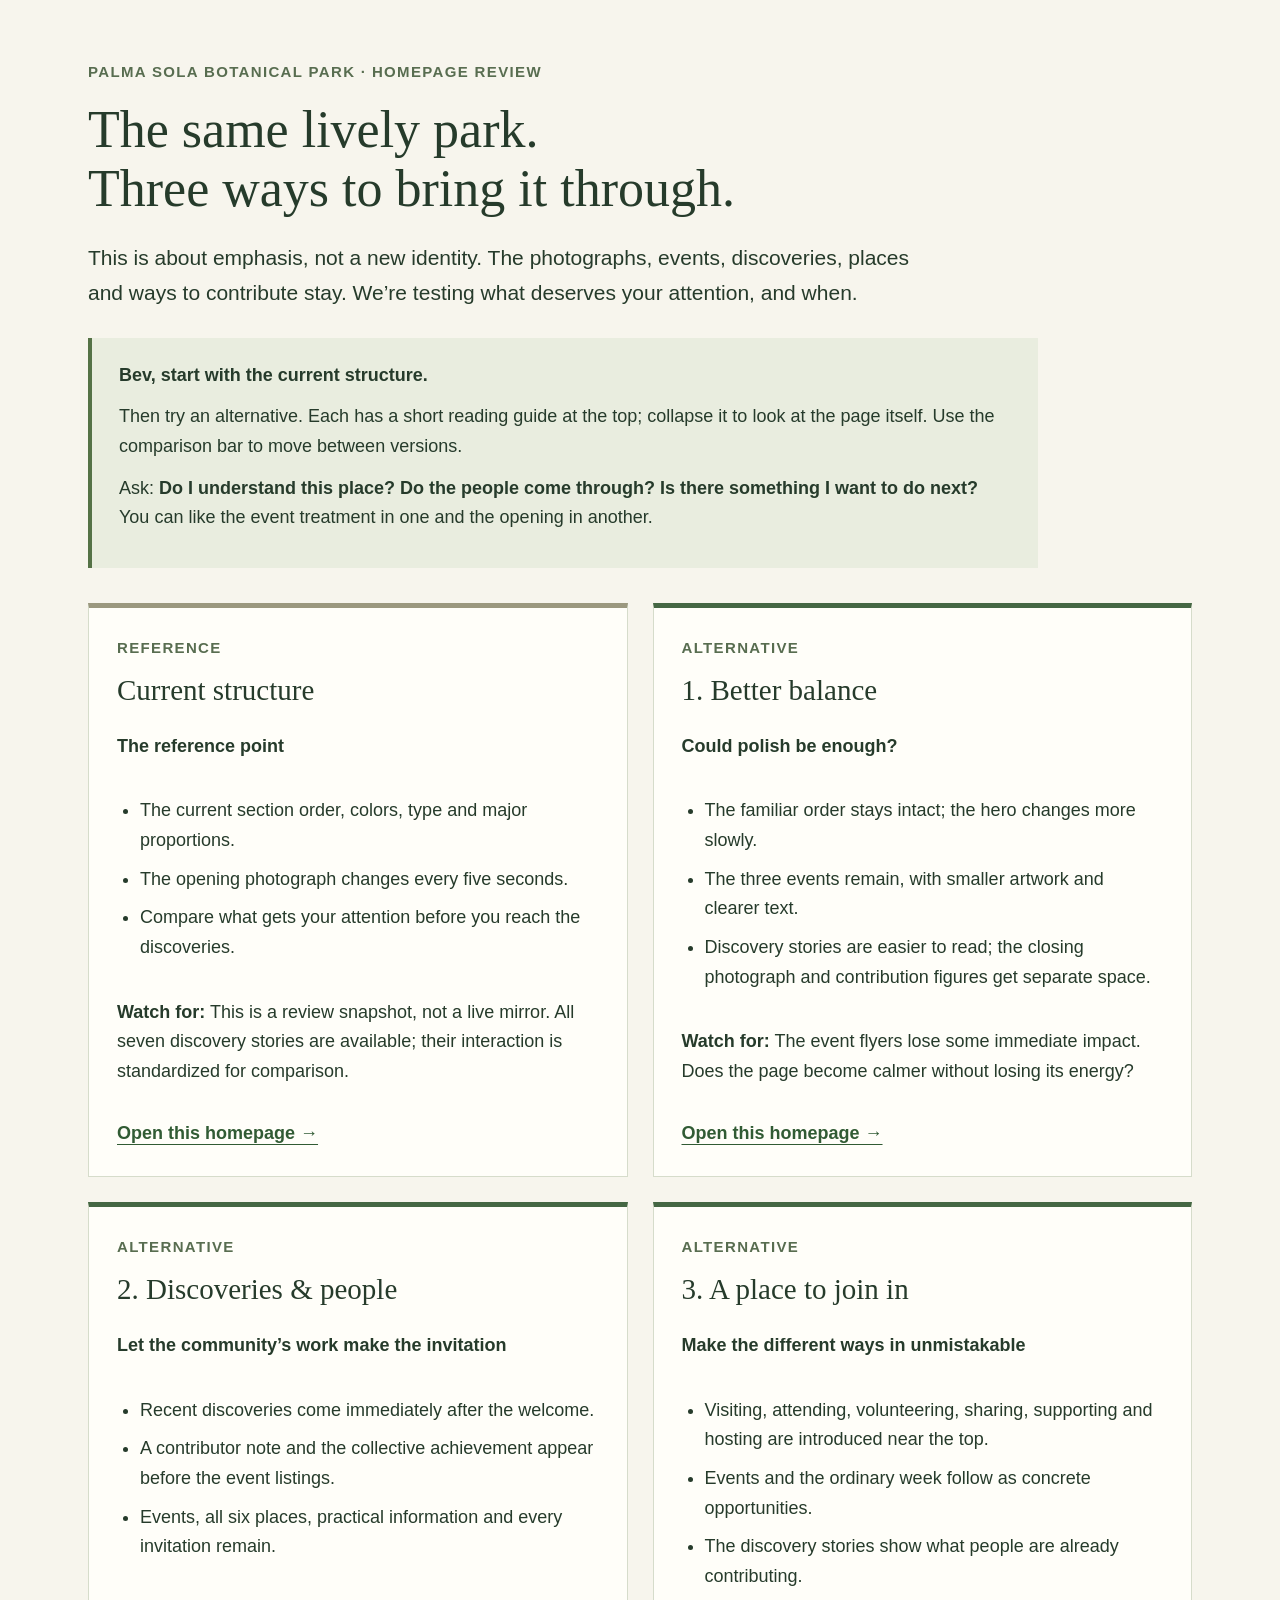
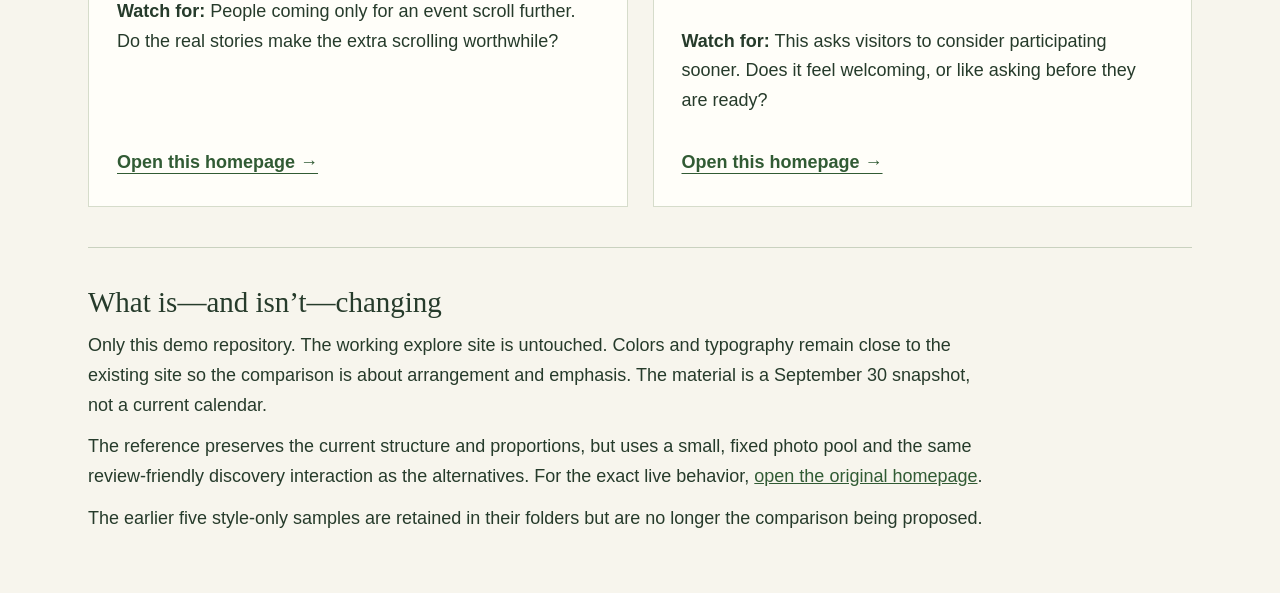
<file: index.html>
<!doctype html><html lang="en"><head><meta charset="utf-8"><meta name="viewport" content="width=device-width,initial-scale=1"><meta name="robots" content="noindex,nofollow"><title>Homepage comparisons · Palma Sola Botanical Park</title><link rel="stylesheet" href="homepage/guide.css"></head><body><main><header><p class="eyebrow">PALMA SOLA BOTANICAL PARK · HOMEPAGE REVIEW</p><h1>The same lively park.<br>Three ways to bring it through.</h1><p class="lead">This is about emphasis, not a new identity. The photographs, events, discoveries, places and ways to contribute stay. We’re testing what deserves your attention, and when.</p><div class="how"><strong>Bev, start with the current structure.</strong><p>Then try an alternative. Each has a short reading guide at the top; collapse it to look at the page itself. Use the comparison bar to move between versions.</p><p>Ask: <b>Do I understand this place? Do the people come through? Is there something I want to do next?</b> You can like the event treatment in one and the opening in another.</p></div></header><div class="options"><article><span class="guide-tag">REFERENCE</span><h2>Current structure</h2><p class="question">The reference point</p><ul><li>The current section order, colors, type and major proportions.</li><li>The opening photograph changes every five seconds.</li><li>Compare what gets your attention before you reach the discoveries.</li></ul><p><strong>Watch for:</strong> This is a review snapshot, not a live mirror. All seven discovery stories are available; their interaction is standardized for comparison.</p><a class="open-version" href="homepage/current.html">Open this homepage →</a></article><article><span class="guide-tag">ALTERNATIVE</span><h2>1. Better balance</h2><p class="question">Could polish be enough?</p><ul><li>The familiar order stays intact; the hero changes more slowly.</li><li>The three events remain, with smaller artwork and clearer text.</li><li>Discovery stories are easier to read; the closing photograph and contribution figures get separate space.</li></ul><p><strong>Watch for:</strong> The event flyers lose some immediate impact. Does the page become calmer without losing its energy?</p><a class="open-version" href="homepage/balance.html">Open this homepage →</a></article><article><span class="guide-tag">ALTERNATIVE</span><h2>2. Discoveries &amp; people</h2><p class="question">Let the community’s work make the invitation</p><ul><li>Recent discoveries come immediately after the welcome.</li><li>A contributor note and the collective achievement appear before the event listings.</li><li>Events, all six places, practical information and every invitation remain.</li></ul><p><strong>Watch for:</strong> People coming only for an event scroll further. Do the real stories make the extra scrolling worthwhile?</p><a class="open-version" href="homepage/discover.html">Open this homepage →</a></article><article><span class="guide-tag">ALTERNATIVE</span><h2>3. A place to join in</h2><p class="question">Make the different ways in unmistakable</p><ul><li>Visiting, attending, volunteering, sharing, supporting and hosting are introduced near the top.</li><li>Events and the ordinary week follow as concrete opportunities.</li><li>The discovery stories show what people are already contributing.</li></ul><p><strong>Watch for:</strong> This asks visitors to consider participating sooner. Does it feel welcoming, or like asking before they are ready?</p><a class="open-version" href="homepage/participate.html">Open this homepage →</a></article></div><section class="foot"><h2>What is—and isn’t—changing</h2><p>Only this demo repository. The working explore site is untouched. Colors and typography remain close to the existing site so the comparison is about arrangement and emphasis. The material is a September 30 snapshot, not a current calendar.</p><p>The reference preserves the current structure and proportions, but uses a small, fixed photo pool and the same review-friendly discovery interaction as the alternatives. For the exact live behavior, <a href="https://palma-sola-botanical-park.github.io/explore/" target="_blank" rel="noopener">open the original homepage</a>.</p><p>The earlier five style-only samples are retained in their folders but are no longer the comparison being proposed.</p></section></main></body></html>
</file>
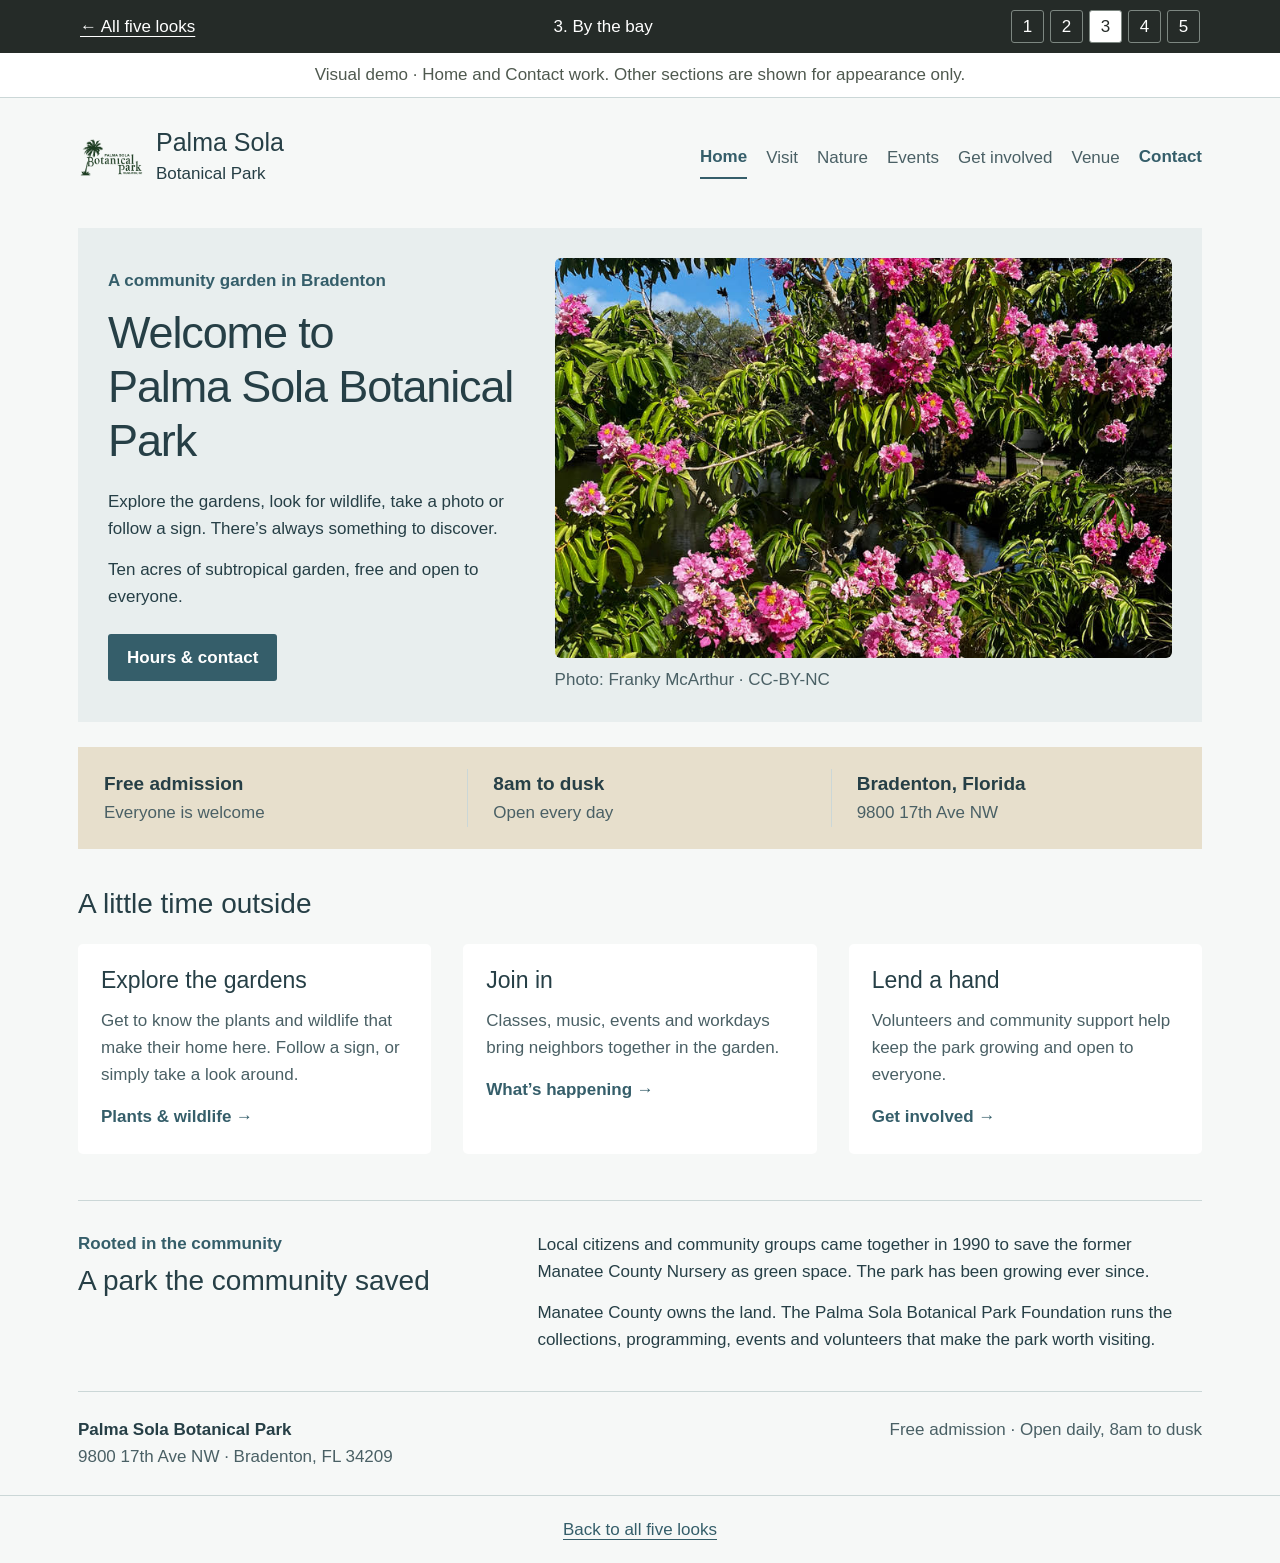
<file: bay/index.html>
<!doctype html><html lang="en"><head><meta charset="utf-8"><meta name="viewport" content="width=device-width,initial-scale=1"><meta name="robots" content="noindex,nofollow"><title>By the bay · Home · Palma Sola design demo</title><link rel="stylesheet" href="../styles.css"></head><body class="bay"><aside class="demo-bar" aria-label="Design comparison"><a href="../index.html">← All five looks</a><span>3. By the bay</span><nav aria-label="Switch design"><a href="../garden/index.html" aria-label="1: Garden welcome">1</a><a href="../clear/index.html" aria-label="2: Clear & simple">2</a><a href="../bay/index.html" aria-current="true" aria-label="3: By the bay">3</a><a href="../field/index.html" aria-label="4: Garden notebook">4</a><a href="../community/index.html" aria-label="5: Community garden">5</a></nav></aside><div class="demo-note">Visual demo · Home and Contact work. Other sections are shown for appearance only.</div><a class="skip" href="#main">Skip to content</a><div class="site"><header class="park-header"><a class="brand" href="index.html"><img src="../assets/logo.png" alt="" width="66" height="66"><span>Palma Sola<small>Botanical Park</small></span></a><nav class="park-nav" aria-label="Park navigation"><a href="index.html" aria-current="page">Home</a><span aria-disabled="true" title="Not included in this visual demo">Visit</span><span aria-disabled="true" title="Not included in this visual demo">Nature</span><span aria-disabled="true" title="Not included in this visual demo">Events</span><span aria-disabled="true" title="Not included in this visual demo">Get involved</span><span aria-disabled="true" title="Not included in this visual demo">Venue</span><a href="contact.html">Contact</a></nav></header><main id="main"><section class="welcome-grid"><div class="welcome"><p class="eyebrow">A community garden in Bradenton</p><h1>Welcome to<br>Palma Sola Botanical Park</h1><p>Explore the gardens, look for wildlife, take a photo or follow a sign. There’s always something to discover.</p><p>Ten acres of subtropical garden, free and open to everyone.</p><a class="button" href="contact.html">Hours &amp; contact</a></div><figure class="garden-photo"><img src="../assets/garden.jpg" alt="Queen’s crepe myrtle flowering in the park" width="1536" height="2048"><figcaption>Photo: Franky McArthur · CC-BY-NC</figcaption></figure></section><div class="facts"><div><strong>Free admission</strong><span>Everyone is welcome</span></div><div><strong>8am to dusk</strong><span>Open every day</span></div><div><strong>Bradenton, Florida</strong><span>9800 17th Ave NW</span></div></div><section class="discover"><h2>A little time outside</h2><div class="three"><article><h3>Explore the gardens</h3><p>Get to know the plants and wildlife that make their home here. Follow a sign, or simply take a look around.</p><span class="inactive">Plants &amp; wildlife →</span></article><article><h3>Join in</h3><p>Classes, music, events and workdays bring neighbors together in the garden.</p><span class="inactive">What’s happening →</span></article><article><h3>Lend a hand</h3><p>Volunteers and community support help keep the park growing and open to everyone.</p><span class="inactive">Get involved →</span></article></div></section><section class="story"><div><p class="eyebrow">Rooted in the community</p><h2>A park the community saved</h2></div><div><p>Local citizens and community groups came together in 1990 to save the former Manatee County Nursery as green space. The park has been growing ever since.</p><p>Manatee County owns the land. The Palma Sola Botanical Park Foundation runs the collections, programming, events and volunteers that make the park worth visiting.</p></div></section></main><footer><div><strong>Palma Sola Botanical Park</strong><p>9800 17th Ave NW · Bradenton, FL 34209</p></div><p>Free admission · Open daily, 8am to dusk</p></footer></div><div class="end-note"><a href="../index.html">Back to all five looks</a></div></body></html>
</file>
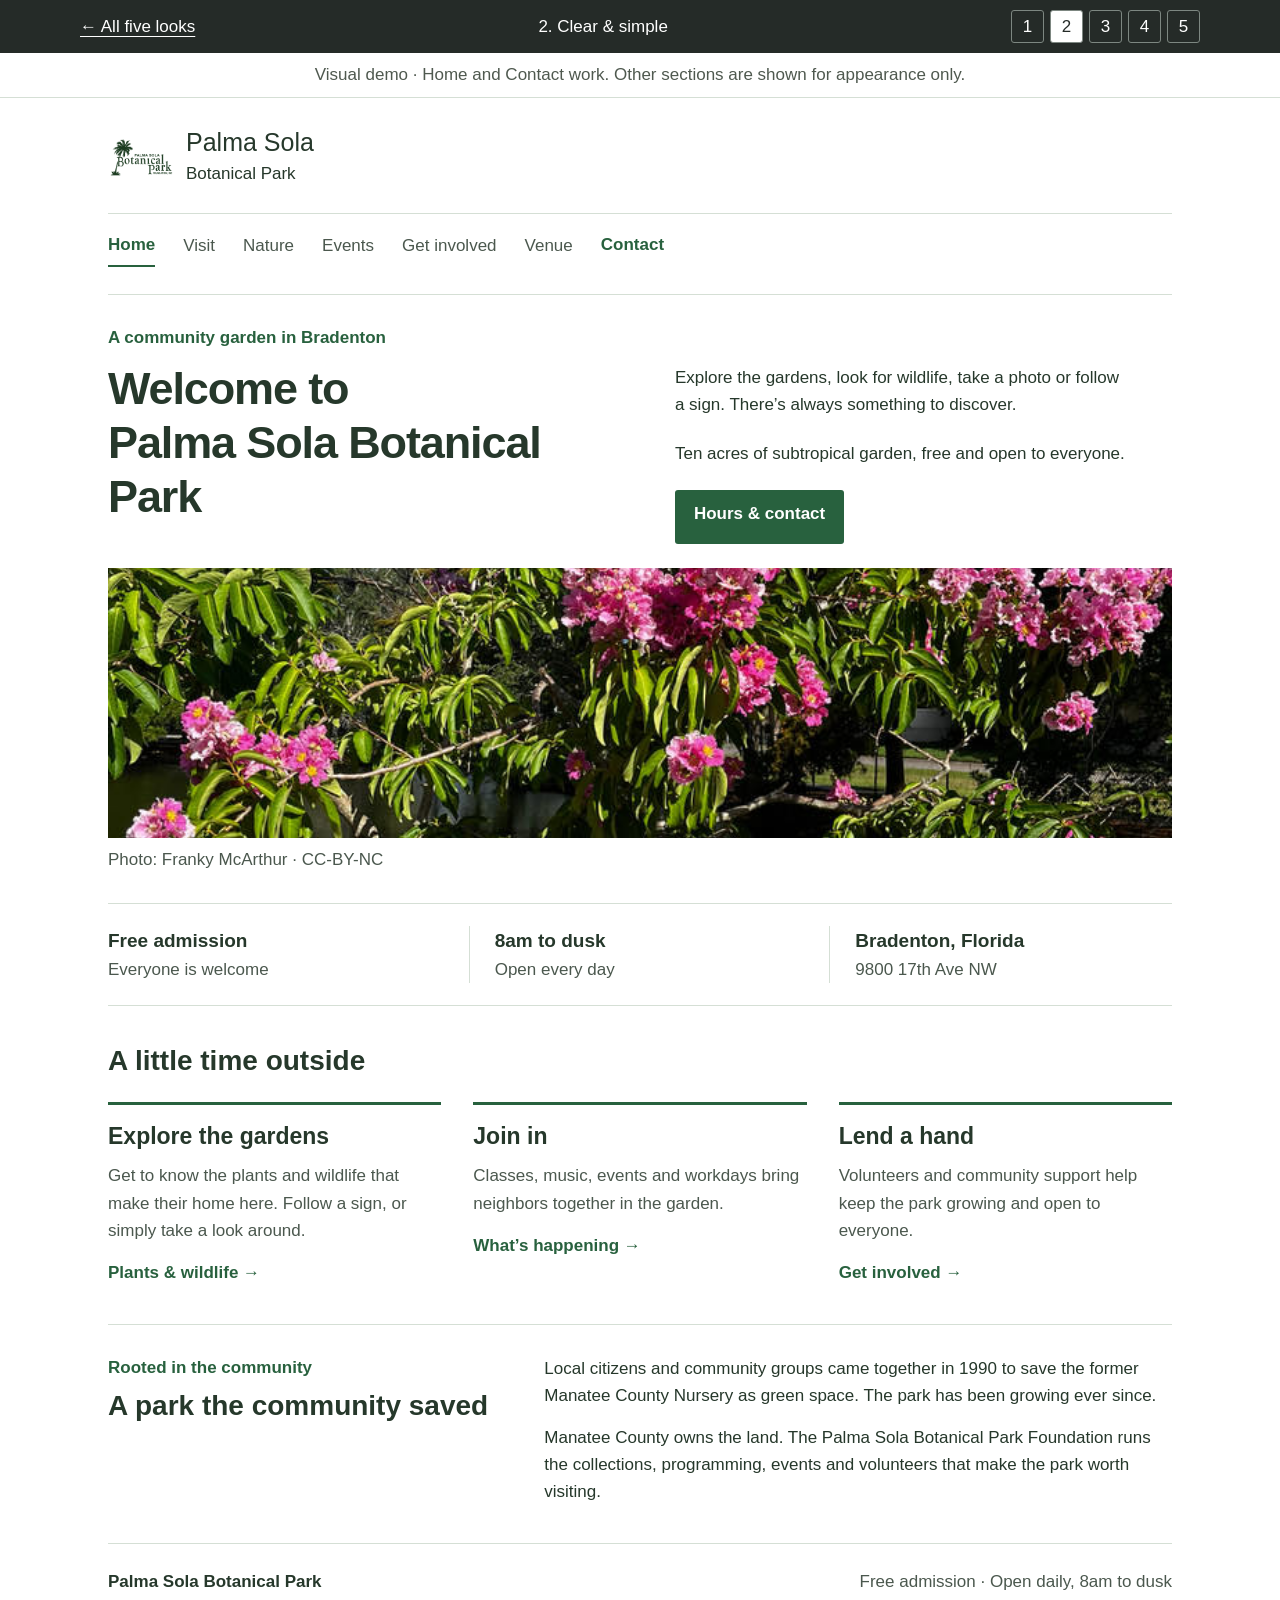
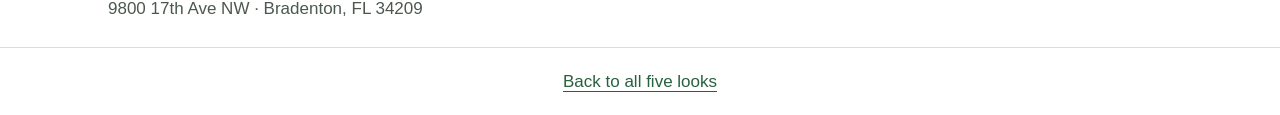
<file: clear/index.html>
<!doctype html><html lang="en"><head><meta charset="utf-8"><meta name="viewport" content="width=device-width,initial-scale=1"><meta name="robots" content="noindex,nofollow"><title>Clear & simple · Home · Palma Sola design demo</title><link rel="stylesheet" href="../styles.css"></head><body class="clear"><aside class="demo-bar" aria-label="Design comparison"><a href="../index.html">← All five looks</a><span>2. Clear & simple</span><nav aria-label="Switch design"><a href="../garden/index.html" aria-label="1: Garden welcome">1</a><a href="../clear/index.html" aria-current="true" aria-label="2: Clear & simple">2</a><a href="../bay/index.html" aria-label="3: By the bay">3</a><a href="../field/index.html" aria-label="4: Garden notebook">4</a><a href="../community/index.html" aria-label="5: Community garden">5</a></nav></aside><div class="demo-note">Visual demo · Home and Contact work. Other sections are shown for appearance only.</div><a class="skip" href="#main">Skip to content</a><div class="site"><header class="park-header"><a class="brand" href="index.html"><img src="../assets/logo.png" alt="" width="66" height="66"><span>Palma Sola<small>Botanical Park</small></span></a><nav class="park-nav" aria-label="Park navigation"><a href="index.html" aria-current="page">Home</a><span aria-disabled="true" title="Not included in this visual demo">Visit</span><span aria-disabled="true" title="Not included in this visual demo">Nature</span><span aria-disabled="true" title="Not included in this visual demo">Events</span><span aria-disabled="true" title="Not included in this visual demo">Get involved</span><span aria-disabled="true" title="Not included in this visual demo">Venue</span><a href="contact.html">Contact</a></nav></header><main id="main"><section class="welcome-grid"><div class="welcome"><p class="eyebrow">A community garden in Bradenton</p><h1>Welcome to<br>Palma Sola Botanical Park</h1><p>Explore the gardens, look for wildlife, take a photo or follow a sign. There’s always something to discover.</p><p>Ten acres of subtropical garden, free and open to everyone.</p><a class="button" href="contact.html">Hours &amp; contact</a></div><figure class="garden-photo"><img src="../assets/garden.jpg" alt="Queen’s crepe myrtle flowering in the park" width="1536" height="2048"><figcaption>Photo: Franky McArthur · CC-BY-NC</figcaption></figure></section><div class="facts"><div><strong>Free admission</strong><span>Everyone is welcome</span></div><div><strong>8am to dusk</strong><span>Open every day</span></div><div><strong>Bradenton, Florida</strong><span>9800 17th Ave NW</span></div></div><section class="discover"><h2>A little time outside</h2><div class="three"><article><h3>Explore the gardens</h3><p>Get to know the plants and wildlife that make their home here. Follow a sign, or simply take a look around.</p><span class="inactive">Plants &amp; wildlife →</span></article><article><h3>Join in</h3><p>Classes, music, events and workdays bring neighbors together in the garden.</p><span class="inactive">What’s happening →</span></article><article><h3>Lend a hand</h3><p>Volunteers and community support help keep the park growing and open to everyone.</p><span class="inactive">Get involved →</span></article></div></section><section class="story"><div><p class="eyebrow">Rooted in the community</p><h2>A park the community saved</h2></div><div><p>Local citizens and community groups came together in 1990 to save the former Manatee County Nursery as green space. The park has been growing ever since.</p><p>Manatee County owns the land. The Palma Sola Botanical Park Foundation runs the collections, programming, events and volunteers that make the park worth visiting.</p></div></section></main><footer><div><strong>Palma Sola Botanical Park</strong><p>9800 17th Ave NW · Bradenton, FL 34209</p></div><p>Free admission · Open daily, 8am to dusk</p></footer></div><div class="end-note"><a href="../index.html">Back to all five looks</a></div></body></html>
</file>
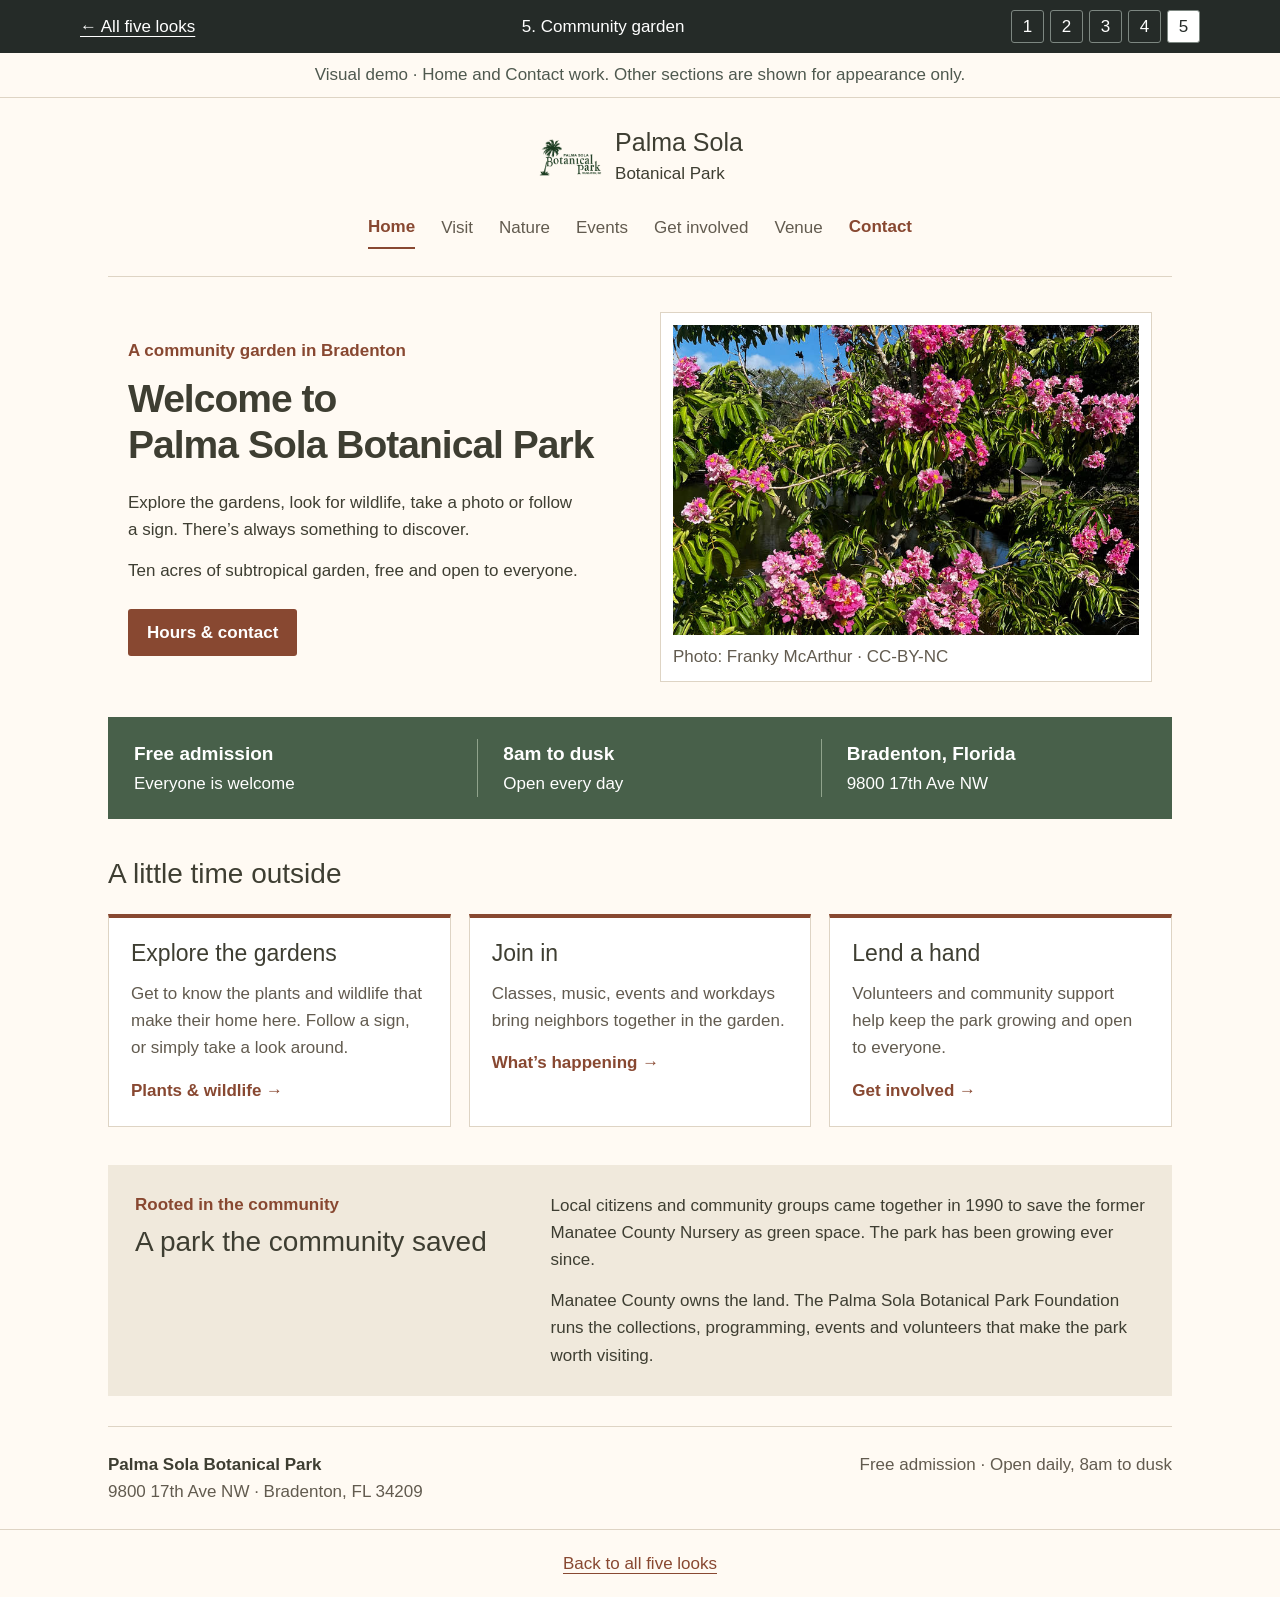
<file: community/index.html>
<!doctype html><html lang="en"><head><meta charset="utf-8"><meta name="viewport" content="width=device-width,initial-scale=1"><meta name="robots" content="noindex,nofollow"><title>Community garden · Home · Palma Sola design demo</title><link rel="stylesheet" href="../styles.css"></head><body class="community"><aside class="demo-bar" aria-label="Design comparison"><a href="../index.html">← All five looks</a><span>5. Community garden</span><nav aria-label="Switch design"><a href="../garden/index.html" aria-label="1: Garden welcome">1</a><a href="../clear/index.html" aria-label="2: Clear & simple">2</a><a href="../bay/index.html" aria-label="3: By the bay">3</a><a href="../field/index.html" aria-label="4: Garden notebook">4</a><a href="../community/index.html" aria-current="true" aria-label="5: Community garden">5</a></nav></aside><div class="demo-note">Visual demo · Home and Contact work. Other sections are shown for appearance only.</div><a class="skip" href="#main">Skip to content</a><div class="site"><header class="park-header"><a class="brand" href="index.html"><img src="../assets/logo.png" alt="" width="66" height="66"><span>Palma Sola<small>Botanical Park</small></span></a><nav class="park-nav" aria-label="Park navigation"><a href="index.html" aria-current="page">Home</a><span aria-disabled="true" title="Not included in this visual demo">Visit</span><span aria-disabled="true" title="Not included in this visual demo">Nature</span><span aria-disabled="true" title="Not included in this visual demo">Events</span><span aria-disabled="true" title="Not included in this visual demo">Get involved</span><span aria-disabled="true" title="Not included in this visual demo">Venue</span><a href="contact.html">Contact</a></nav></header><main id="main"><section class="welcome-grid"><div class="welcome"><p class="eyebrow">A community garden in Bradenton</p><h1>Welcome to<br>Palma Sola Botanical Park</h1><p>Explore the gardens, look for wildlife, take a photo or follow a sign. There’s always something to discover.</p><p>Ten acres of subtropical garden, free and open to everyone.</p><a class="button" href="contact.html">Hours &amp; contact</a></div><figure class="garden-photo"><img src="../assets/garden.jpg" alt="Queen’s crepe myrtle flowering in the park" width="1536" height="2048"><figcaption>Photo: Franky McArthur · CC-BY-NC</figcaption></figure></section><div class="facts"><div><strong>Free admission</strong><span>Everyone is welcome</span></div><div><strong>8am to dusk</strong><span>Open every day</span></div><div><strong>Bradenton, Florida</strong><span>9800 17th Ave NW</span></div></div><section class="discover"><h2>A little time outside</h2><div class="three"><article><h3>Explore the gardens</h3><p>Get to know the plants and wildlife that make their home here. Follow a sign, or simply take a look around.</p><span class="inactive">Plants &amp; wildlife →</span></article><article><h3>Join in</h3><p>Classes, music, events and workdays bring neighbors together in the garden.</p><span class="inactive">What’s happening →</span></article><article><h3>Lend a hand</h3><p>Volunteers and community support help keep the park growing and open to everyone.</p><span class="inactive">Get involved →</span></article></div></section><section class="story"><div><p class="eyebrow">Rooted in the community</p><h2>A park the community saved</h2></div><div><p>Local citizens and community groups came together in 1990 to save the former Manatee County Nursery as green space. The park has been growing ever since.</p><p>Manatee County owns the land. The Palma Sola Botanical Park Foundation runs the collections, programming, events and volunteers that make the park worth visiting.</p></div></section></main><footer><div><strong>Palma Sola Botanical Park</strong><p>9800 17th Ave NW · Bradenton, FL 34209</p></div><p>Free admission · Open daily, 8am to dusk</p></footer></div><div class="end-note"><a href="../index.html">Back to all five looks</a></div></body></html>
</file>
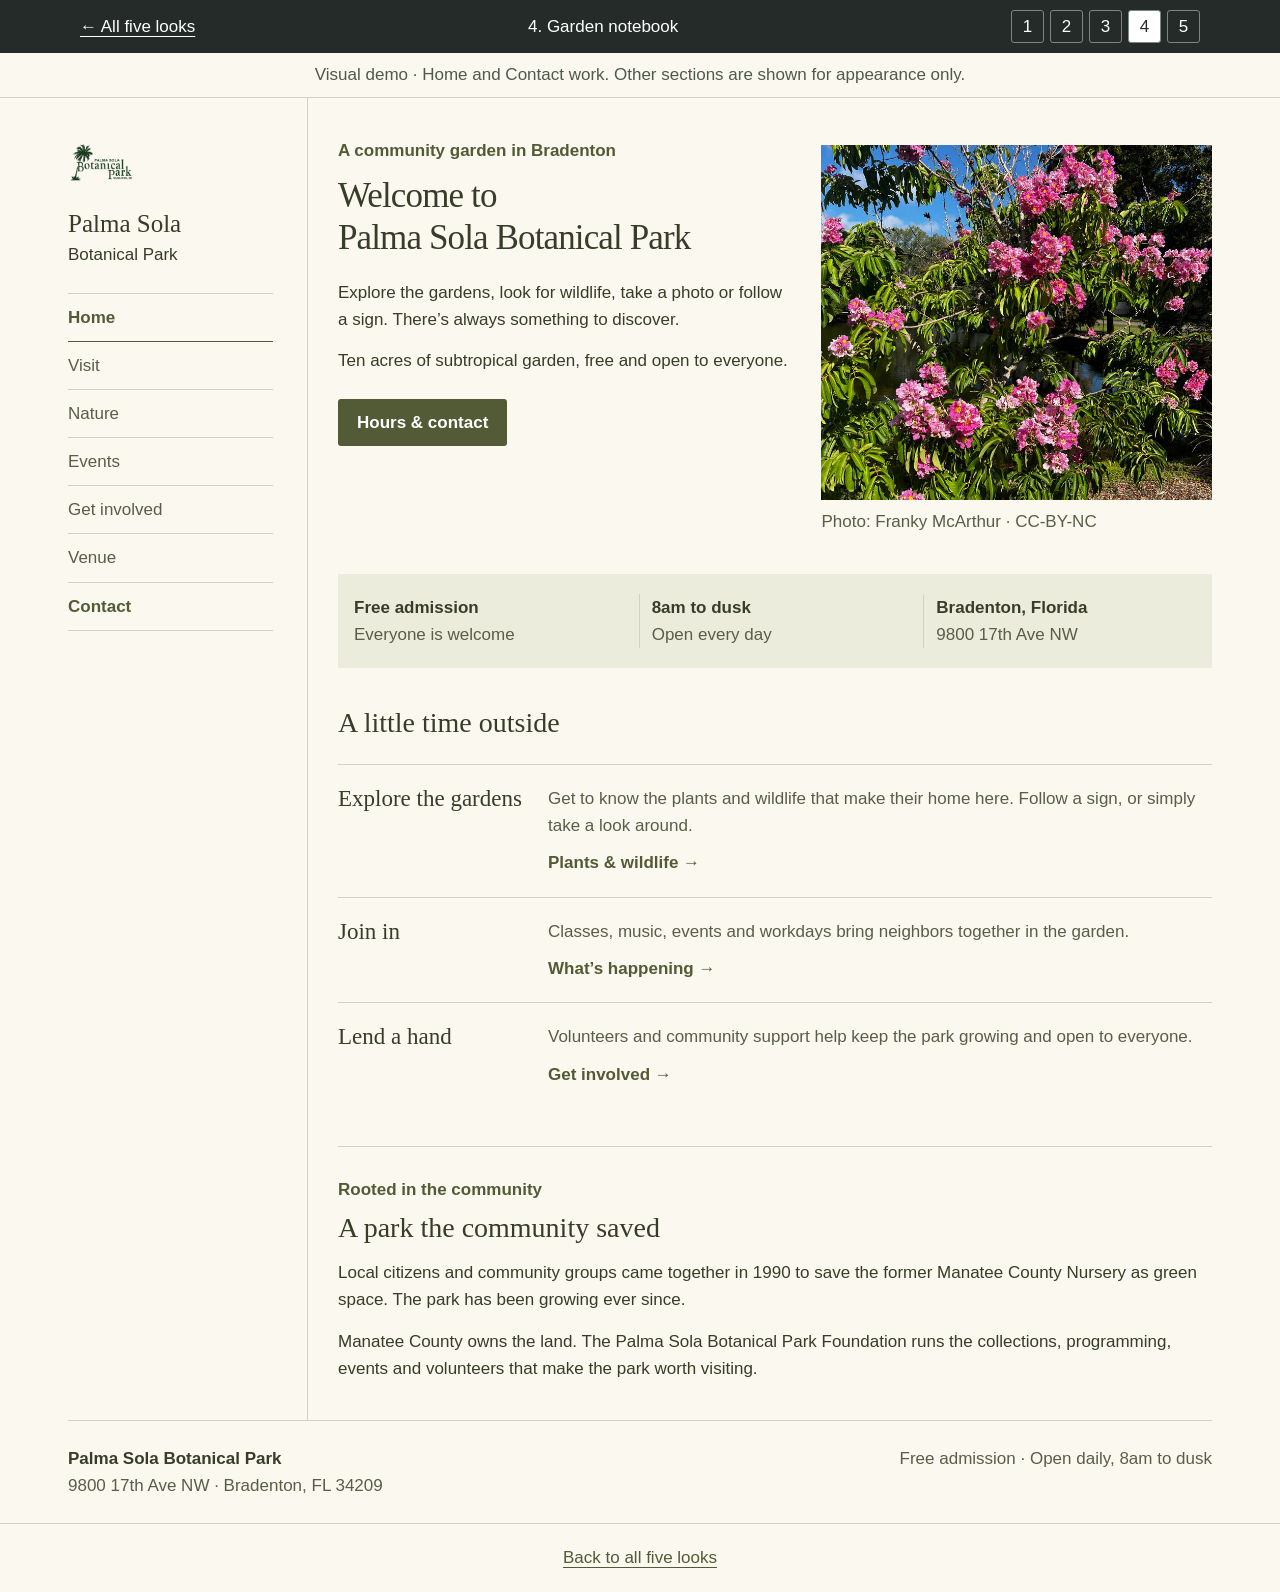
<file: field/index.html>
<!doctype html><html lang="en"><head><meta charset="utf-8"><meta name="viewport" content="width=device-width,initial-scale=1"><meta name="robots" content="noindex,nofollow"><title>Garden notebook · Home · Palma Sola design demo</title><link rel="stylesheet" href="../styles.css"></head><body class="field"><aside class="demo-bar" aria-label="Design comparison"><a href="../index.html">← All five looks</a><span>4. Garden notebook</span><nav aria-label="Switch design"><a href="../garden/index.html" aria-label="1: Garden welcome">1</a><a href="../clear/index.html" aria-label="2: Clear & simple">2</a><a href="../bay/index.html" aria-label="3: By the bay">3</a><a href="../field/index.html" aria-current="true" aria-label="4: Garden notebook">4</a><a href="../community/index.html" aria-label="5: Community garden">5</a></nav></aside><div class="demo-note">Visual demo · Home and Contact work. Other sections are shown for appearance only.</div><a class="skip" href="#main">Skip to content</a><div class="site"><header class="park-header"><a class="brand" href="index.html"><img src="../assets/logo.png" alt="" width="66" height="66"><span>Palma Sola<small>Botanical Park</small></span></a><nav class="park-nav" aria-label="Park navigation"><a href="index.html" aria-current="page">Home</a><span aria-disabled="true" title="Not included in this visual demo">Visit</span><span aria-disabled="true" title="Not included in this visual demo">Nature</span><span aria-disabled="true" title="Not included in this visual demo">Events</span><span aria-disabled="true" title="Not included in this visual demo">Get involved</span><span aria-disabled="true" title="Not included in this visual demo">Venue</span><a href="contact.html">Contact</a></nav></header><main id="main"><section class="welcome-grid"><div class="welcome"><p class="eyebrow">A community garden in Bradenton</p><h1>Welcome to<br>Palma Sola Botanical Park</h1><p>Explore the gardens, look for wildlife, take a photo or follow a sign. There’s always something to discover.</p><p>Ten acres of subtropical garden, free and open to everyone.</p><a class="button" href="contact.html">Hours &amp; contact</a></div><figure class="garden-photo"><img src="../assets/garden.jpg" alt="Queen’s crepe myrtle flowering in the park" width="1536" height="2048"><figcaption>Photo: Franky McArthur · CC-BY-NC</figcaption></figure></section><div class="facts"><div><strong>Free admission</strong><span>Everyone is welcome</span></div><div><strong>8am to dusk</strong><span>Open every day</span></div><div><strong>Bradenton, Florida</strong><span>9800 17th Ave NW</span></div></div><section class="discover"><h2>A little time outside</h2><div class="three"><article><h3>Explore the gardens</h3><p>Get to know the plants and wildlife that make their home here. Follow a sign, or simply take a look around.</p><span class="inactive">Plants &amp; wildlife →</span></article><article><h3>Join in</h3><p>Classes, music, events and workdays bring neighbors together in the garden.</p><span class="inactive">What’s happening →</span></article><article><h3>Lend a hand</h3><p>Volunteers and community support help keep the park growing and open to everyone.</p><span class="inactive">Get involved →</span></article></div></section><section class="story"><div><p class="eyebrow">Rooted in the community</p><h2>A park the community saved</h2></div><div><p>Local citizens and community groups came together in 1990 to save the former Manatee County Nursery as green space. The park has been growing ever since.</p><p>Manatee County owns the land. The Palma Sola Botanical Park Foundation runs the collections, programming, events and volunteers that make the park worth visiting.</p></div></section></main><footer><div><strong>Palma Sola Botanical Park</strong><p>9800 17th Ave NW · Bradenton, FL 34209</p></div><p>Free admission · Open daily, 8am to dusk</p></footer></div><div class="end-note"><a href="../index.html">Back to all five looks</a></div></body></html>
</file>
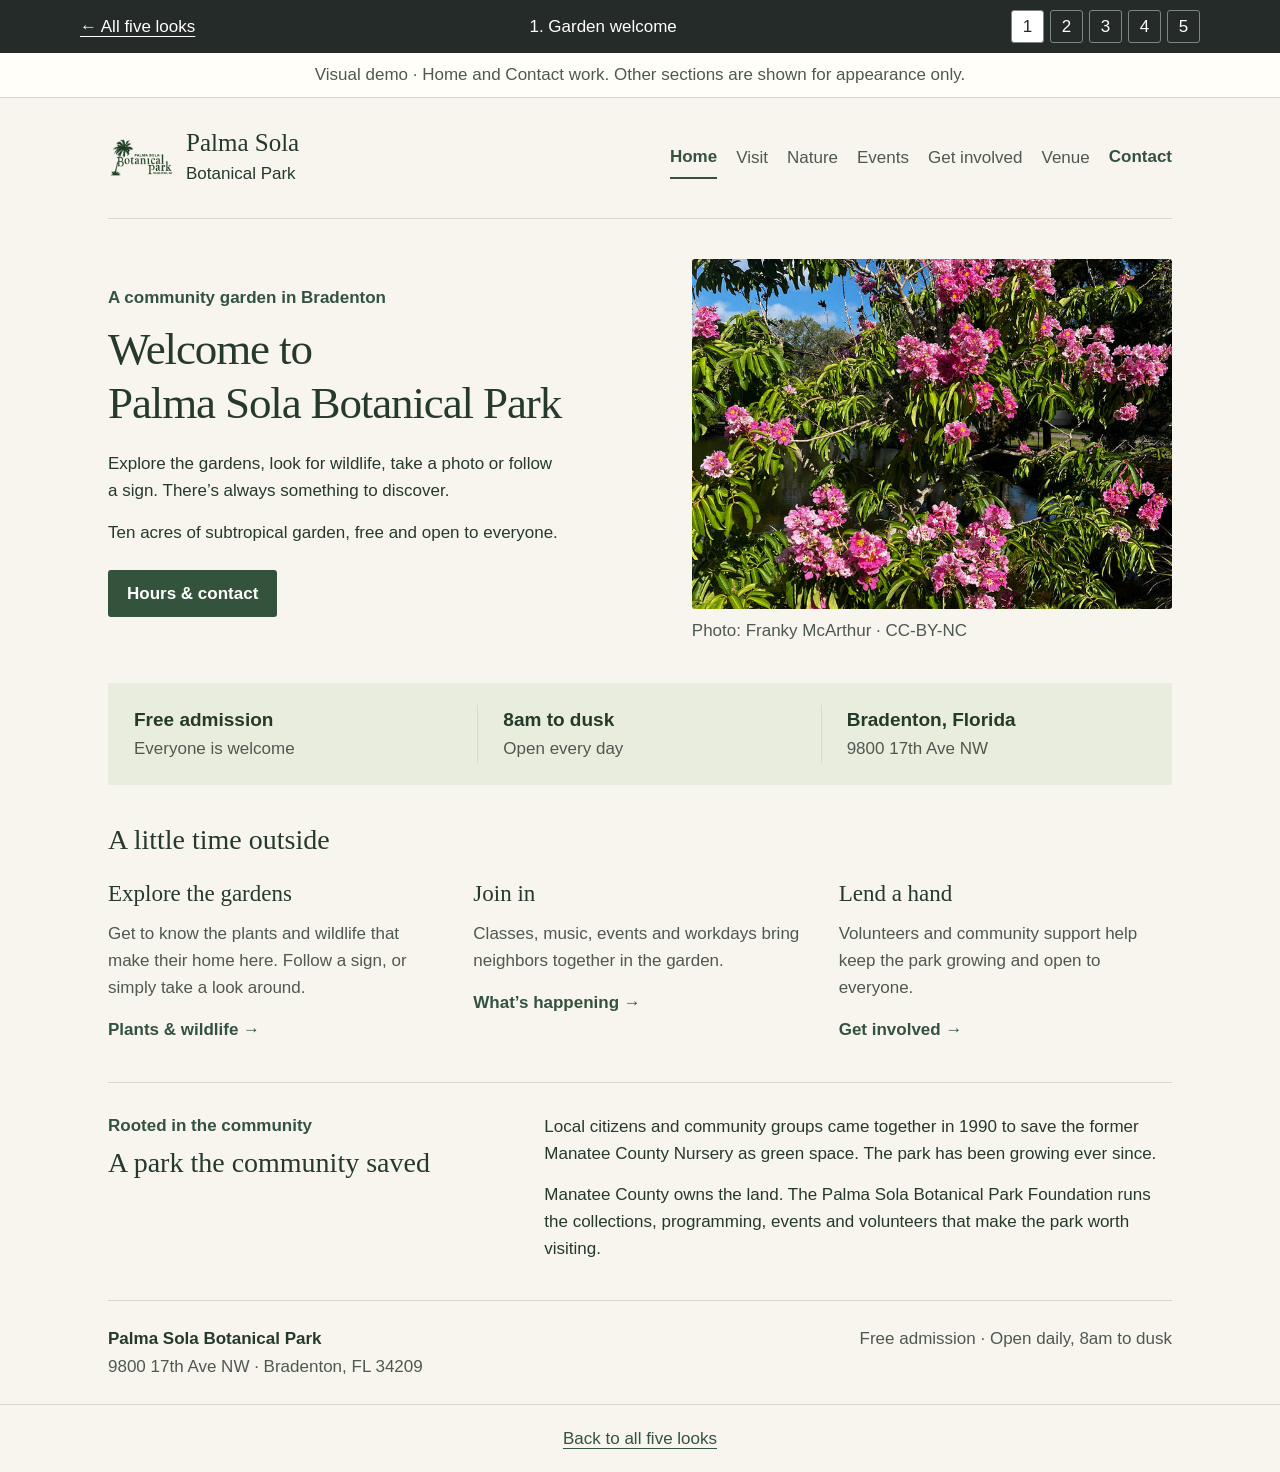
<file: garden/index.html>
<!doctype html><html lang="en"><head><meta charset="utf-8"><meta name="viewport" content="width=device-width,initial-scale=1"><meta name="robots" content="noindex,nofollow"><title>Garden welcome · Home · Palma Sola design demo</title><link rel="stylesheet" href="../styles.css"></head><body class="garden"><aside class="demo-bar" aria-label="Design comparison"><a href="../index.html">← All five looks</a><span>1. Garden welcome</span><nav aria-label="Switch design"><a href="../garden/index.html" aria-current="true" aria-label="1: Garden welcome">1</a><a href="../clear/index.html" aria-label="2: Clear & simple">2</a><a href="../bay/index.html" aria-label="3: By the bay">3</a><a href="../field/index.html" aria-label="4: Garden notebook">4</a><a href="../community/index.html" aria-label="5: Community garden">5</a></nav></aside><div class="demo-note">Visual demo · Home and Contact work. Other sections are shown for appearance only.</div><a class="skip" href="#main">Skip to content</a><div class="site"><header class="park-header"><a class="brand" href="index.html"><img src="../assets/logo.png" alt="" width="66" height="66"><span>Palma Sola<small>Botanical Park</small></span></a><nav class="park-nav" aria-label="Park navigation"><a href="index.html" aria-current="page">Home</a><span aria-disabled="true" title="Not included in this visual demo">Visit</span><span aria-disabled="true" title="Not included in this visual demo">Nature</span><span aria-disabled="true" title="Not included in this visual demo">Events</span><span aria-disabled="true" title="Not included in this visual demo">Get involved</span><span aria-disabled="true" title="Not included in this visual demo">Venue</span><a href="contact.html">Contact</a></nav></header><main id="main"><section class="welcome-grid"><div class="welcome"><p class="eyebrow">A community garden in Bradenton</p><h1>Welcome to<br>Palma Sola Botanical Park</h1><p>Explore the gardens, look for wildlife, take a photo or follow a sign. There’s always something to discover.</p><p>Ten acres of subtropical garden, free and open to everyone.</p><a class="button" href="contact.html">Hours &amp; contact</a></div><figure class="garden-photo"><img src="../assets/garden.jpg" alt="Queen’s crepe myrtle flowering in the park" width="1536" height="2048"><figcaption>Photo: Franky McArthur · CC-BY-NC</figcaption></figure></section><div class="facts"><div><strong>Free admission</strong><span>Everyone is welcome</span></div><div><strong>8am to dusk</strong><span>Open every day</span></div><div><strong>Bradenton, Florida</strong><span>9800 17th Ave NW</span></div></div><section class="discover"><h2>A little time outside</h2><div class="three"><article><h3>Explore the gardens</h3><p>Get to know the plants and wildlife that make their home here. Follow a sign, or simply take a look around.</p><span class="inactive">Plants &amp; wildlife →</span></article><article><h3>Join in</h3><p>Classes, music, events and workdays bring neighbors together in the garden.</p><span class="inactive">What’s happening →</span></article><article><h3>Lend a hand</h3><p>Volunteers and community support help keep the park growing and open to everyone.</p><span class="inactive">Get involved →</span></article></div></section><section class="story"><div><p class="eyebrow">Rooted in the community</p><h2>A park the community saved</h2></div><div><p>Local citizens and community groups came together in 1990 to save the former Manatee County Nursery as green space. The park has been growing ever since.</p><p>Manatee County owns the land. The Palma Sola Botanical Park Foundation runs the collections, programming, events and volunteers that make the park worth visiting.</p></div></section></main><footer><div><strong>Palma Sola Botanical Park</strong><p>9800 17th Ave NW · Bradenton, FL 34209</p></div><p>Free admission · Open daily, 8am to dusk</p></footer></div><div class="end-note"><a href="../index.html">Back to all five looks</a></div></body></html>
</file>
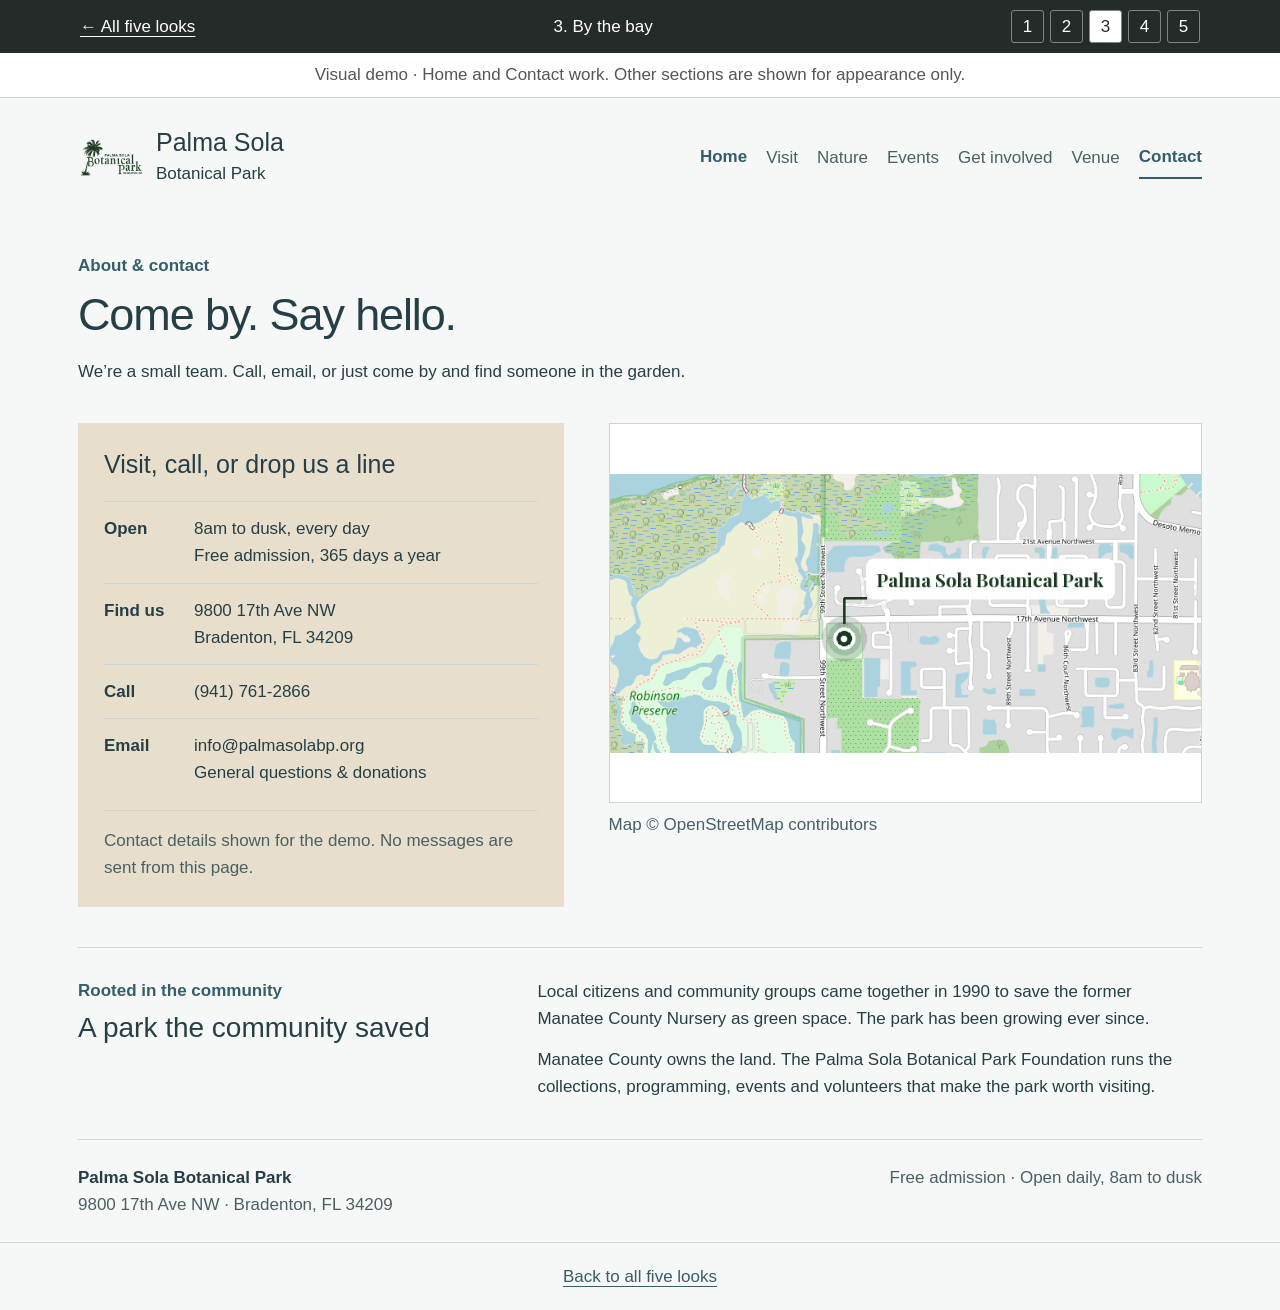
<file: bay/contact.html>
<!doctype html><html lang="en"><head><meta charset="utf-8"><meta name="viewport" content="width=device-width,initial-scale=1"><meta name="robots" content="noindex,nofollow"><title>By the bay · Contact · Palma Sola design demo</title><link rel="stylesheet" href="../styles.css"></head><body class="bay"><aside class="demo-bar" aria-label="Design comparison"><a href="../index.html">← All five looks</a><span>3. By the bay</span><nav aria-label="Switch design"><a href="../garden/contact.html" aria-label="1: Garden welcome">1</a><a href="../clear/contact.html" aria-label="2: Clear & simple">2</a><a href="../bay/contact.html" aria-current="true" aria-label="3: By the bay">3</a><a href="../field/contact.html" aria-label="4: Garden notebook">4</a><a href="../community/contact.html" aria-label="5: Community garden">5</a></nav></aside><div class="demo-note">Visual demo · Home and Contact work. Other sections are shown for appearance only.</div><a class="skip" href="#main">Skip to content</a><div class="site"><header class="park-header"><a class="brand" href="index.html"><img src="../assets/logo.png" alt="" width="66" height="66"><span>Palma Sola<small>Botanical Park</small></span></a><nav class="park-nav" aria-label="Park navigation"><a href="index.html">Home</a><span aria-disabled="true" title="Not included in this visual demo">Visit</span><span aria-disabled="true" title="Not included in this visual demo">Nature</span><span aria-disabled="true" title="Not included in this visual demo">Events</span><span aria-disabled="true" title="Not included in this visual demo">Get involved</span><span aria-disabled="true" title="Not included in this visual demo">Venue</span><a href="contact.html" aria-current="page">Contact</a></nav></header><main id="main"><section class="contact-intro"><p class="eyebrow">About &amp; contact</p><h1>Come by. Say hello.</h1><p>We’re a small team. Call, email, or just come by and find someone in the garden.</p></section><div class="contact-grid"><section class="contact-details"><h2>Visit, call, or drop us a line</h2><dl><div><dt>Open</dt><dd>8am to dusk, every day<br>Free admission, 365 days a year</dd></div><div><dt>Find us</dt><dd>9800 17th Ave NW<br>Bradenton, FL 34209</dd></div><div><dt>Call</dt><dd>(941) 761-2866</dd></div><div><dt>Email</dt><dd>info@palmasolabp.org<br>General questions &amp; donations</dd></div></dl><p class="sample-note">Contact details shown for the demo. No messages are sent from this page.</p></section><figure class="location-map"><img src="../assets/map.png" alt="Map showing the park at 9800 17th Ave NW, Bradenton"><figcaption>Map © OpenStreetMap contributors</figcaption></figure></div><section class="story"><div><p class="eyebrow">Rooted in the community</p><h2>A park the community saved</h2></div><div><p>Local citizens and community groups came together in 1990 to save the former Manatee County Nursery as green space. The park has been growing ever since.</p><p>Manatee County owns the land. The Palma Sola Botanical Park Foundation runs the collections, programming, events and volunteers that make the park worth visiting.</p></div></section></main><footer><div><strong>Palma Sola Botanical Park</strong><p>9800 17th Ave NW · Bradenton, FL 34209</p></div><p>Free admission · Open daily, 8am to dusk</p></footer></div><div class="end-note"><a href="../index.html">Back to all five looks</a></div></body></html>
</file>
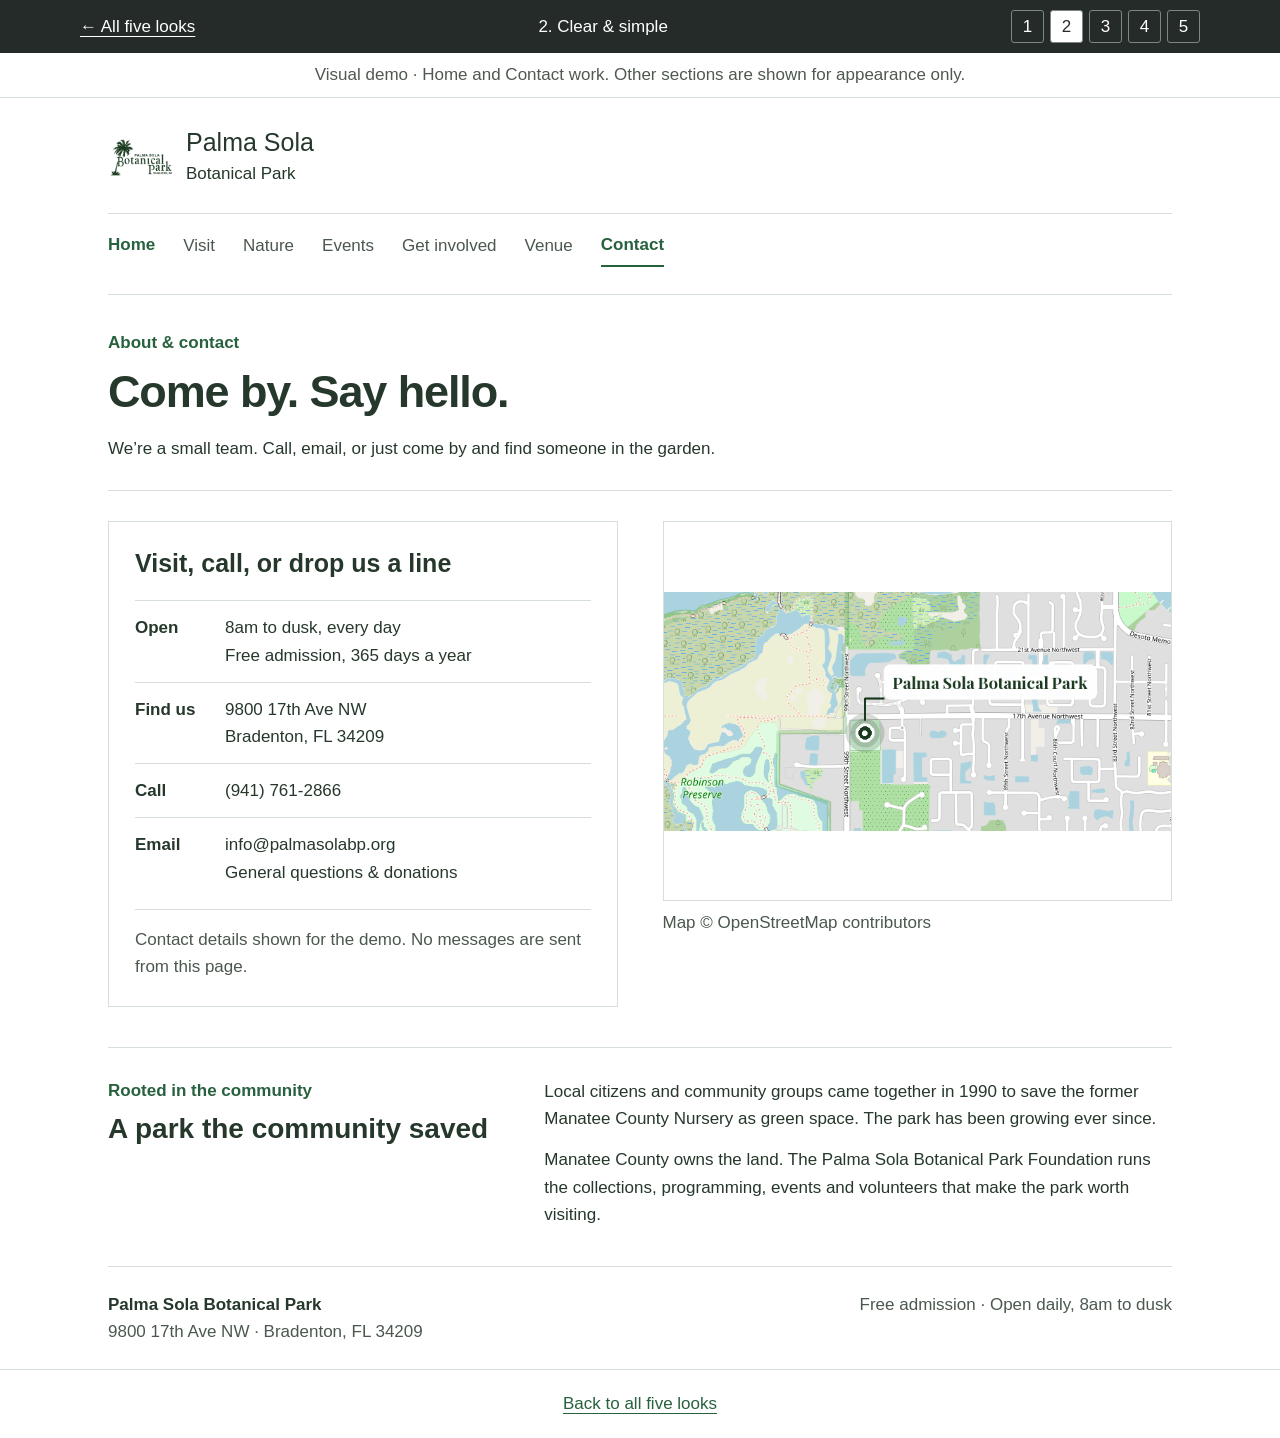
<file: clear/contact.html>
<!doctype html><html lang="en"><head><meta charset="utf-8"><meta name="viewport" content="width=device-width,initial-scale=1"><meta name="robots" content="noindex,nofollow"><title>Clear & simple · Contact · Palma Sola design demo</title><link rel="stylesheet" href="../styles.css"></head><body class="clear"><aside class="demo-bar" aria-label="Design comparison"><a href="../index.html">← All five looks</a><span>2. Clear & simple</span><nav aria-label="Switch design"><a href="../garden/contact.html" aria-label="1: Garden welcome">1</a><a href="../clear/contact.html" aria-current="true" aria-label="2: Clear & simple">2</a><a href="../bay/contact.html" aria-label="3: By the bay">3</a><a href="../field/contact.html" aria-label="4: Garden notebook">4</a><a href="../community/contact.html" aria-label="5: Community garden">5</a></nav></aside><div class="demo-note">Visual demo · Home and Contact work. Other sections are shown for appearance only.</div><a class="skip" href="#main">Skip to content</a><div class="site"><header class="park-header"><a class="brand" href="index.html"><img src="../assets/logo.png" alt="" width="66" height="66"><span>Palma Sola<small>Botanical Park</small></span></a><nav class="park-nav" aria-label="Park navigation"><a href="index.html">Home</a><span aria-disabled="true" title="Not included in this visual demo">Visit</span><span aria-disabled="true" title="Not included in this visual demo">Nature</span><span aria-disabled="true" title="Not included in this visual demo">Events</span><span aria-disabled="true" title="Not included in this visual demo">Get involved</span><span aria-disabled="true" title="Not included in this visual demo">Venue</span><a href="contact.html" aria-current="page">Contact</a></nav></header><main id="main"><section class="contact-intro"><p class="eyebrow">About &amp; contact</p><h1>Come by. Say hello.</h1><p>We’re a small team. Call, email, or just come by and find someone in the garden.</p></section><div class="contact-grid"><section class="contact-details"><h2>Visit, call, or drop us a line</h2><dl><div><dt>Open</dt><dd>8am to dusk, every day<br>Free admission, 365 days a year</dd></div><div><dt>Find us</dt><dd>9800 17th Ave NW<br>Bradenton, FL 34209</dd></div><div><dt>Call</dt><dd>(941) 761-2866</dd></div><div><dt>Email</dt><dd>info@palmasolabp.org<br>General questions &amp; donations</dd></div></dl><p class="sample-note">Contact details shown for the demo. No messages are sent from this page.</p></section><figure class="location-map"><img src="../assets/map.png" alt="Map showing the park at 9800 17th Ave NW, Bradenton"><figcaption>Map © OpenStreetMap contributors</figcaption></figure></div><section class="story"><div><p class="eyebrow">Rooted in the community</p><h2>A park the community saved</h2></div><div><p>Local citizens and community groups came together in 1990 to save the former Manatee County Nursery as green space. The park has been growing ever since.</p><p>Manatee County owns the land. The Palma Sola Botanical Park Foundation runs the collections, programming, events and volunteers that make the park worth visiting.</p></div></section></main><footer><div><strong>Palma Sola Botanical Park</strong><p>9800 17th Ave NW · Bradenton, FL 34209</p></div><p>Free admission · Open daily, 8am to dusk</p></footer></div><div class="end-note"><a href="../index.html">Back to all five looks</a></div></body></html>
</file>
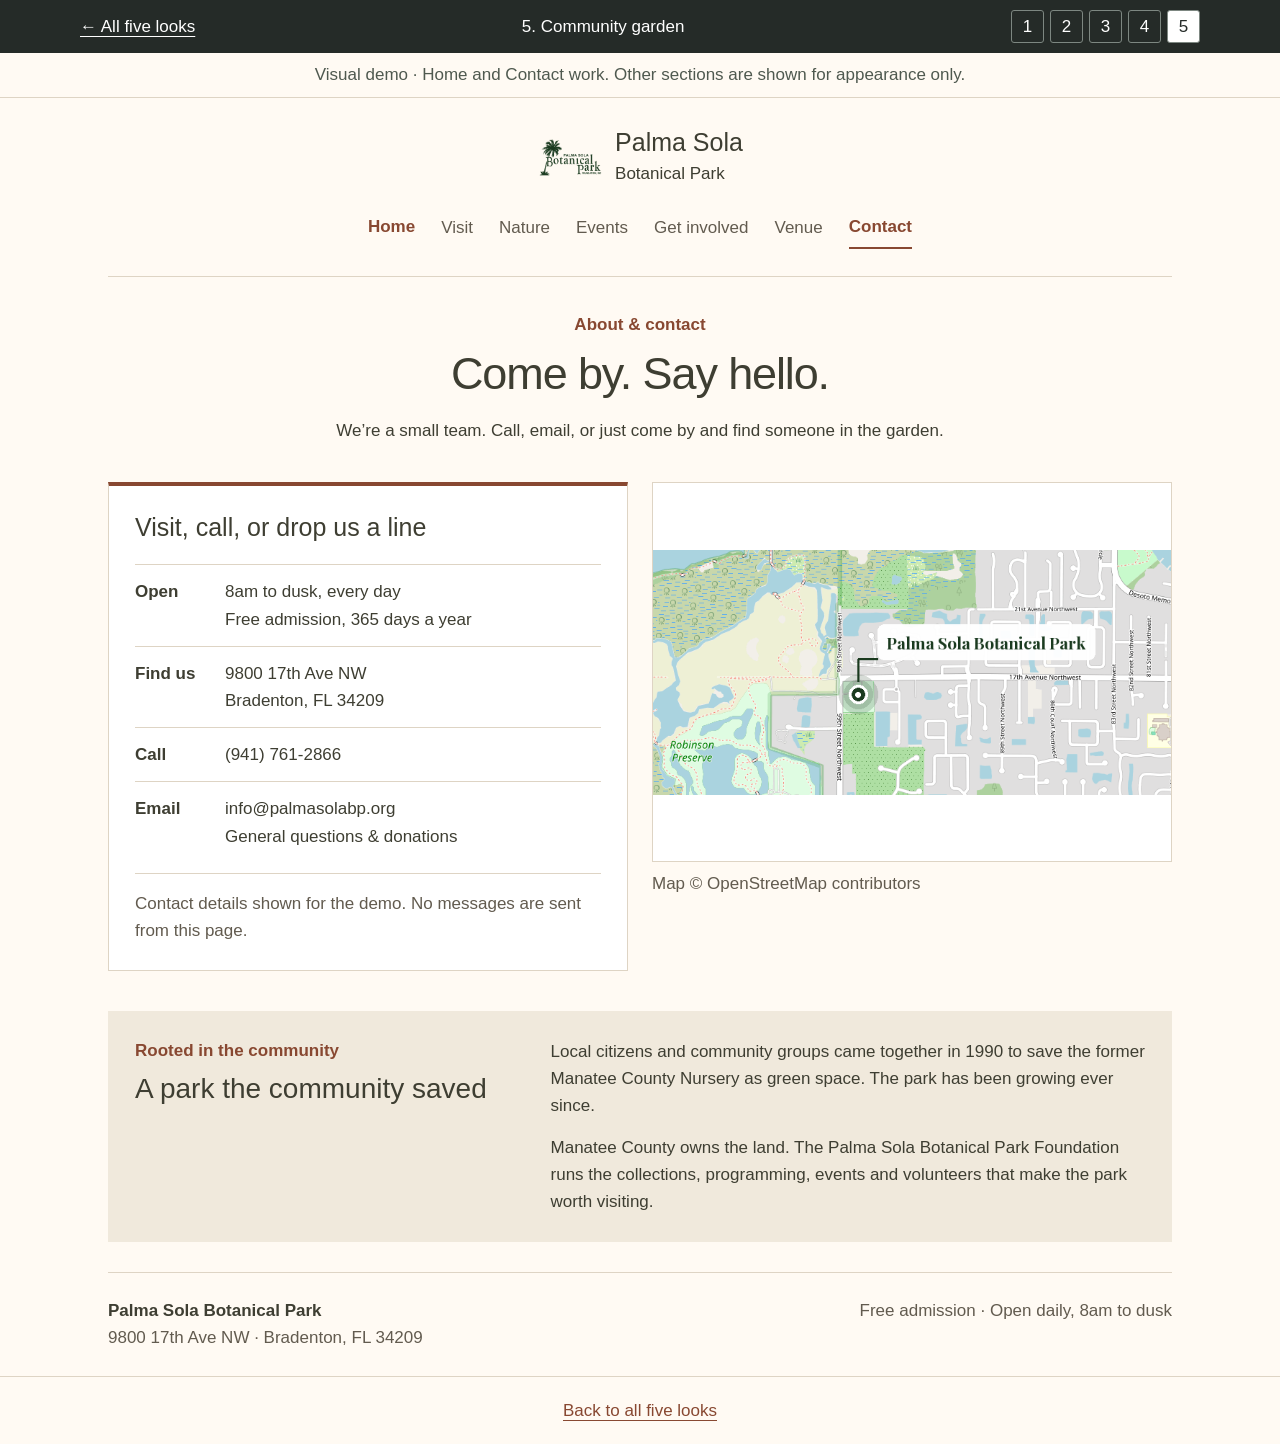
<file: community/contact.html>
<!doctype html><html lang="en"><head><meta charset="utf-8"><meta name="viewport" content="width=device-width,initial-scale=1"><meta name="robots" content="noindex,nofollow"><title>Community garden · Contact · Palma Sola design demo</title><link rel="stylesheet" href="../styles.css"></head><body class="community"><aside class="demo-bar" aria-label="Design comparison"><a href="../index.html">← All five looks</a><span>5. Community garden</span><nav aria-label="Switch design"><a href="../garden/contact.html" aria-label="1: Garden welcome">1</a><a href="../clear/contact.html" aria-label="2: Clear & simple">2</a><a href="../bay/contact.html" aria-label="3: By the bay">3</a><a href="../field/contact.html" aria-label="4: Garden notebook">4</a><a href="../community/contact.html" aria-current="true" aria-label="5: Community garden">5</a></nav></aside><div class="demo-note">Visual demo · Home and Contact work. Other sections are shown for appearance only.</div><a class="skip" href="#main">Skip to content</a><div class="site"><header class="park-header"><a class="brand" href="index.html"><img src="../assets/logo.png" alt="" width="66" height="66"><span>Palma Sola<small>Botanical Park</small></span></a><nav class="park-nav" aria-label="Park navigation"><a href="index.html">Home</a><span aria-disabled="true" title="Not included in this visual demo">Visit</span><span aria-disabled="true" title="Not included in this visual demo">Nature</span><span aria-disabled="true" title="Not included in this visual demo">Events</span><span aria-disabled="true" title="Not included in this visual demo">Get involved</span><span aria-disabled="true" title="Not included in this visual demo">Venue</span><a href="contact.html" aria-current="page">Contact</a></nav></header><main id="main"><section class="contact-intro"><p class="eyebrow">About &amp; contact</p><h1>Come by. Say hello.</h1><p>We’re a small team. Call, email, or just come by and find someone in the garden.</p></section><div class="contact-grid"><section class="contact-details"><h2>Visit, call, or drop us a line</h2><dl><div><dt>Open</dt><dd>8am to dusk, every day<br>Free admission, 365 days a year</dd></div><div><dt>Find us</dt><dd>9800 17th Ave NW<br>Bradenton, FL 34209</dd></div><div><dt>Call</dt><dd>(941) 761-2866</dd></div><div><dt>Email</dt><dd>info@palmasolabp.org<br>General questions &amp; donations</dd></div></dl><p class="sample-note">Contact details shown for the demo. No messages are sent from this page.</p></section><figure class="location-map"><img src="../assets/map.png" alt="Map showing the park at 9800 17th Ave NW, Bradenton"><figcaption>Map © OpenStreetMap contributors</figcaption></figure></div><section class="story"><div><p class="eyebrow">Rooted in the community</p><h2>A park the community saved</h2></div><div><p>Local citizens and community groups came together in 1990 to save the former Manatee County Nursery as green space. The park has been growing ever since.</p><p>Manatee County owns the land. The Palma Sola Botanical Park Foundation runs the collections, programming, events and volunteers that make the park worth visiting.</p></div></section></main><footer><div><strong>Palma Sola Botanical Park</strong><p>9800 17th Ave NW · Bradenton, FL 34209</p></div><p>Free admission · Open daily, 8am to dusk</p></footer></div><div class="end-note"><a href="../index.html">Back to all five looks</a></div></body></html>
</file>
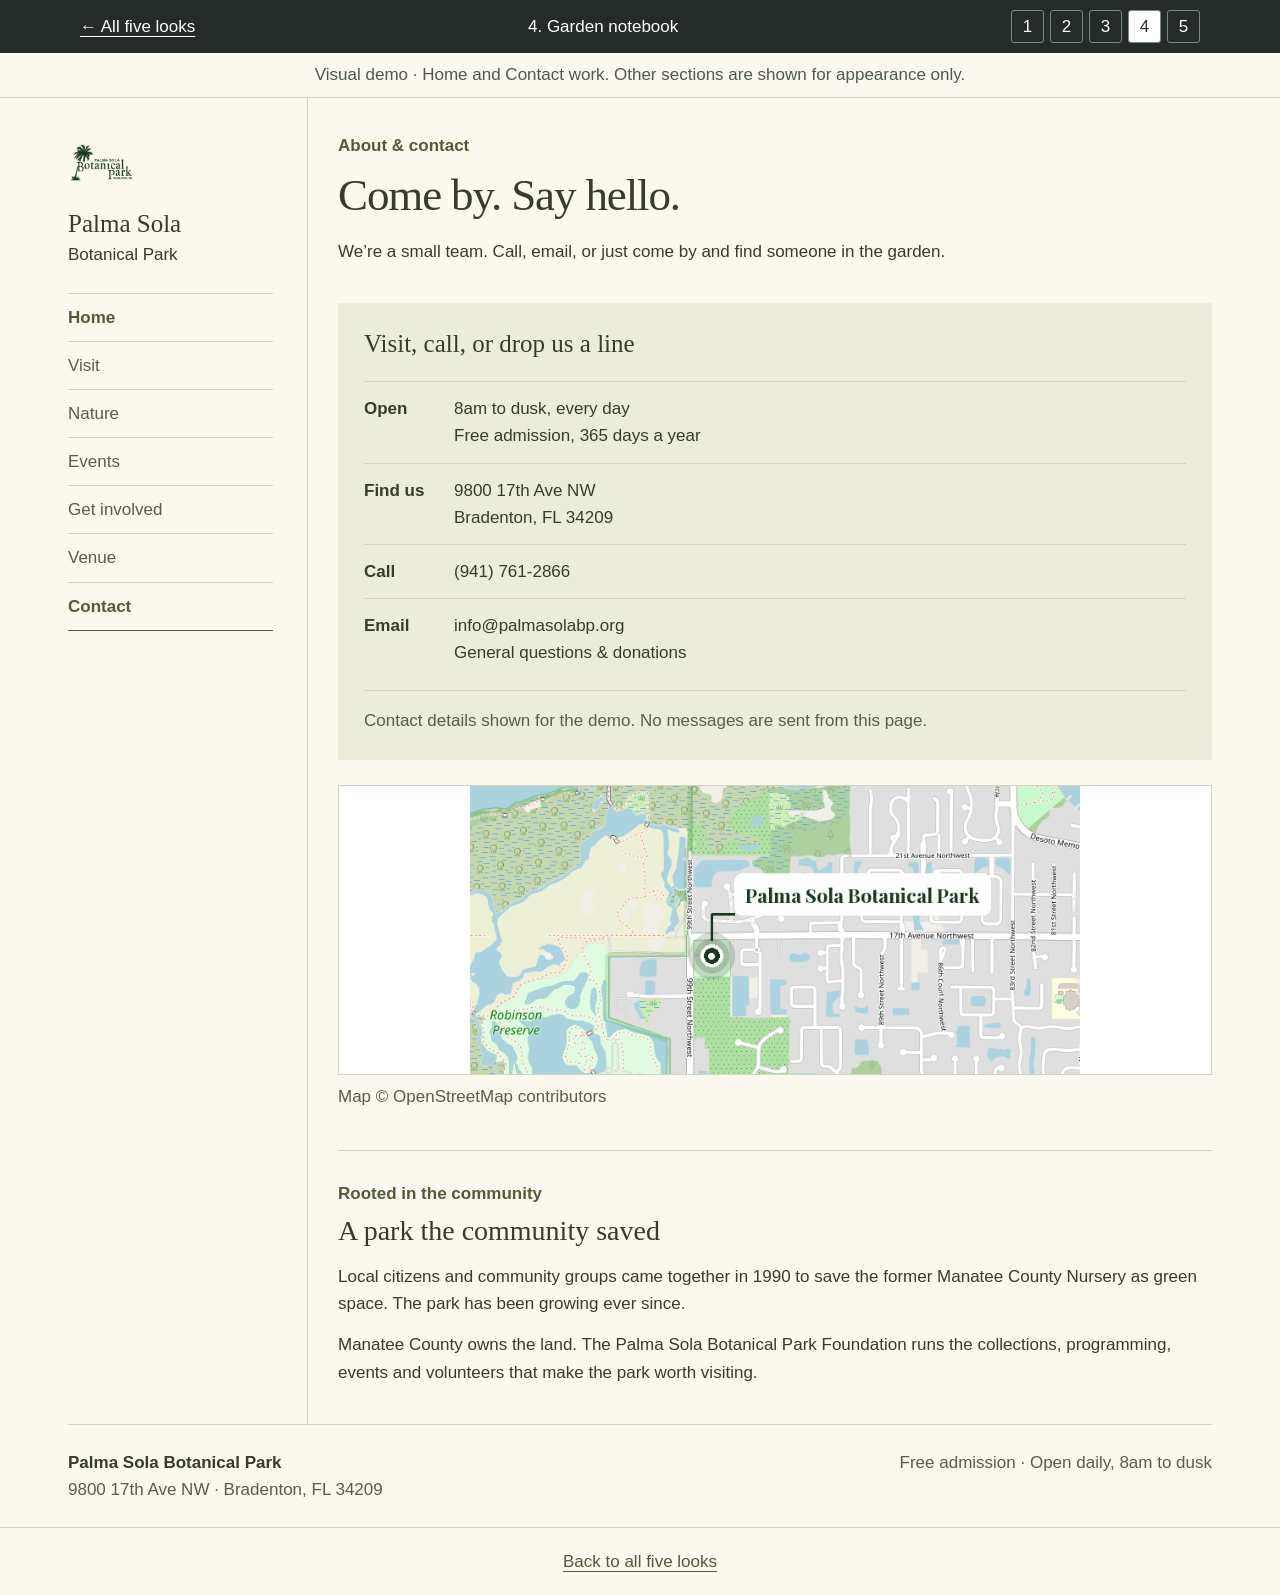
<file: field/contact.html>
<!doctype html><html lang="en"><head><meta charset="utf-8"><meta name="viewport" content="width=device-width,initial-scale=1"><meta name="robots" content="noindex,nofollow"><title>Garden notebook · Contact · Palma Sola design demo</title><link rel="stylesheet" href="../styles.css"></head><body class="field"><aside class="demo-bar" aria-label="Design comparison"><a href="../index.html">← All five looks</a><span>4. Garden notebook</span><nav aria-label="Switch design"><a href="../garden/contact.html" aria-label="1: Garden welcome">1</a><a href="../clear/contact.html" aria-label="2: Clear & simple">2</a><a href="../bay/contact.html" aria-label="3: By the bay">3</a><a href="../field/contact.html" aria-current="true" aria-label="4: Garden notebook">4</a><a href="../community/contact.html" aria-label="5: Community garden">5</a></nav></aside><div class="demo-note">Visual demo · Home and Contact work. Other sections are shown for appearance only.</div><a class="skip" href="#main">Skip to content</a><div class="site"><header class="park-header"><a class="brand" href="index.html"><img src="../assets/logo.png" alt="" width="66" height="66"><span>Palma Sola<small>Botanical Park</small></span></a><nav class="park-nav" aria-label="Park navigation"><a href="index.html">Home</a><span aria-disabled="true" title="Not included in this visual demo">Visit</span><span aria-disabled="true" title="Not included in this visual demo">Nature</span><span aria-disabled="true" title="Not included in this visual demo">Events</span><span aria-disabled="true" title="Not included in this visual demo">Get involved</span><span aria-disabled="true" title="Not included in this visual demo">Venue</span><a href="contact.html" aria-current="page">Contact</a></nav></header><main id="main"><section class="contact-intro"><p class="eyebrow">About &amp; contact</p><h1>Come by. Say hello.</h1><p>We’re a small team. Call, email, or just come by and find someone in the garden.</p></section><div class="contact-grid"><section class="contact-details"><h2>Visit, call, or drop us a line</h2><dl><div><dt>Open</dt><dd>8am to dusk, every day<br>Free admission, 365 days a year</dd></div><div><dt>Find us</dt><dd>9800 17th Ave NW<br>Bradenton, FL 34209</dd></div><div><dt>Call</dt><dd>(941) 761-2866</dd></div><div><dt>Email</dt><dd>info@palmasolabp.org<br>General questions &amp; donations</dd></div></dl><p class="sample-note">Contact details shown for the demo. No messages are sent from this page.</p></section><figure class="location-map"><img src="../assets/map.png" alt="Map showing the park at 9800 17th Ave NW, Bradenton"><figcaption>Map © OpenStreetMap contributors</figcaption></figure></div><section class="story"><div><p class="eyebrow">Rooted in the community</p><h2>A park the community saved</h2></div><div><p>Local citizens and community groups came together in 1990 to save the former Manatee County Nursery as green space. The park has been growing ever since.</p><p>Manatee County owns the land. The Palma Sola Botanical Park Foundation runs the collections, programming, events and volunteers that make the park worth visiting.</p></div></section></main><footer><div><strong>Palma Sola Botanical Park</strong><p>9800 17th Ave NW · Bradenton, FL 34209</p></div><p>Free admission · Open daily, 8am to dusk</p></footer></div><div class="end-note"><a href="../index.html">Back to all five looks</a></div></body></html>
</file>
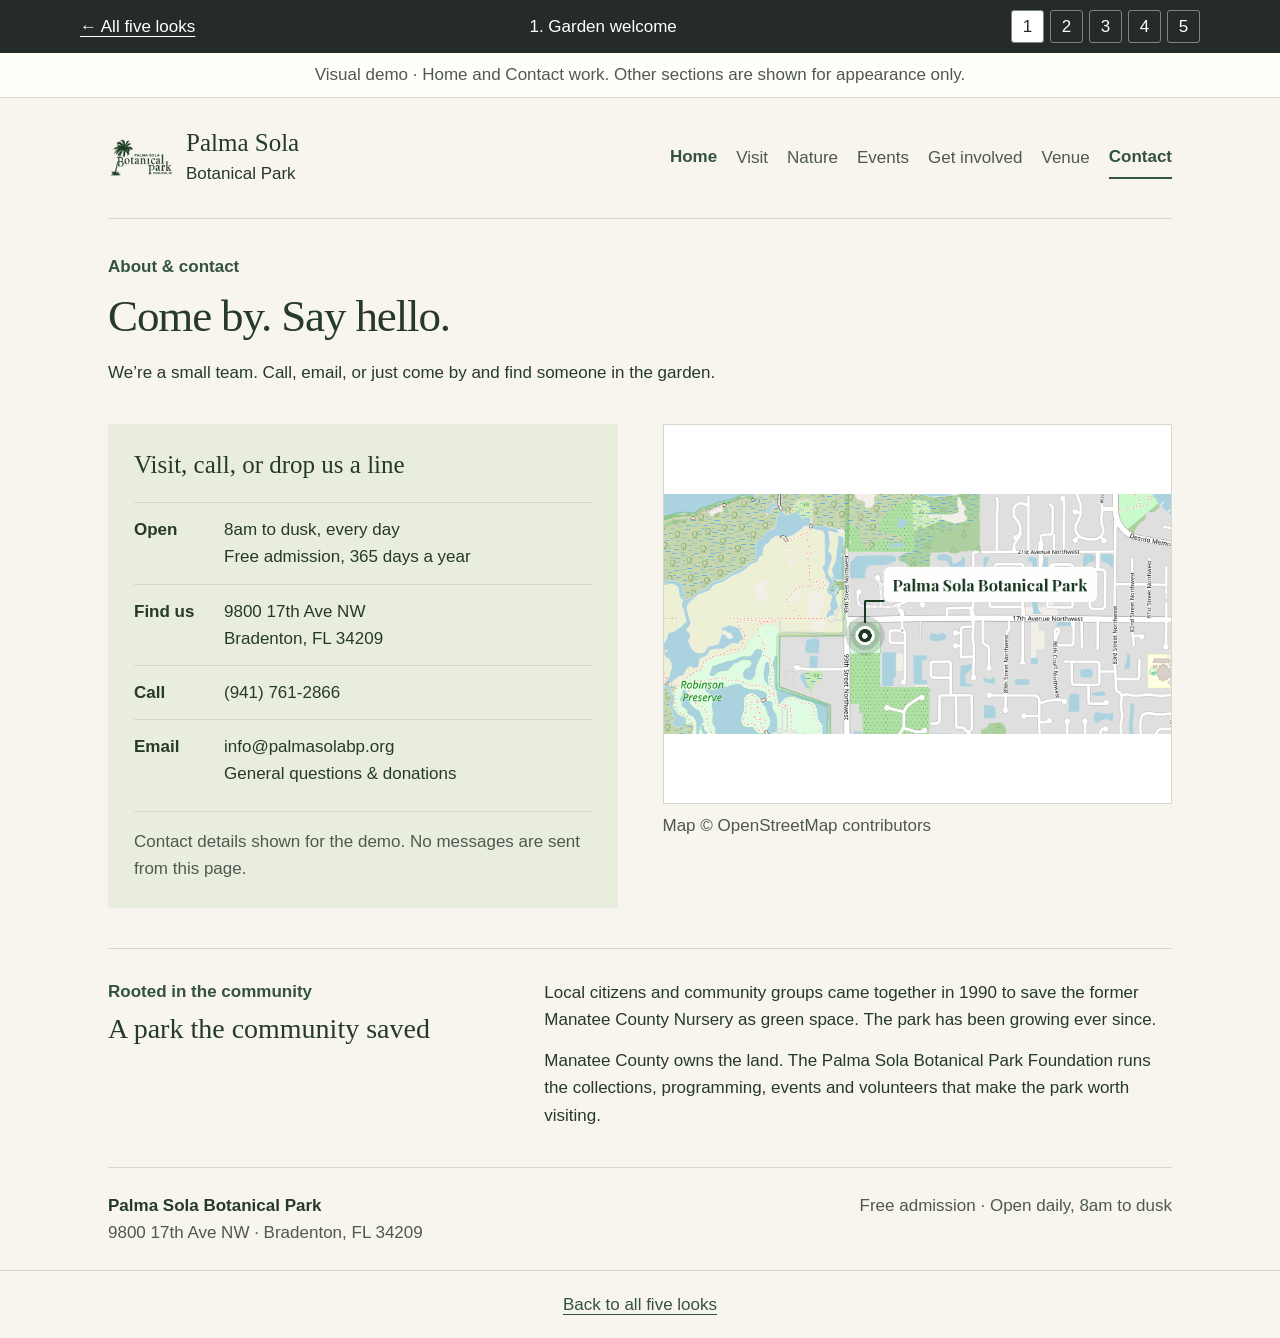
<file: garden/contact.html>
<!doctype html><html lang="en"><head><meta charset="utf-8"><meta name="viewport" content="width=device-width,initial-scale=1"><meta name="robots" content="noindex,nofollow"><title>Garden welcome · Contact · Palma Sola design demo</title><link rel="stylesheet" href="../styles.css"></head><body class="garden"><aside class="demo-bar" aria-label="Design comparison"><a href="../index.html">← All five looks</a><span>1. Garden welcome</span><nav aria-label="Switch design"><a href="../garden/contact.html" aria-current="true" aria-label="1: Garden welcome">1</a><a href="../clear/contact.html" aria-label="2: Clear & simple">2</a><a href="../bay/contact.html" aria-label="3: By the bay">3</a><a href="../field/contact.html" aria-label="4: Garden notebook">4</a><a href="../community/contact.html" aria-label="5: Community garden">5</a></nav></aside><div class="demo-note">Visual demo · Home and Contact work. Other sections are shown for appearance only.</div><a class="skip" href="#main">Skip to content</a><div class="site"><header class="park-header"><a class="brand" href="index.html"><img src="../assets/logo.png" alt="" width="66" height="66"><span>Palma Sola<small>Botanical Park</small></span></a><nav class="park-nav" aria-label="Park navigation"><a href="index.html">Home</a><span aria-disabled="true" title="Not included in this visual demo">Visit</span><span aria-disabled="true" title="Not included in this visual demo">Nature</span><span aria-disabled="true" title="Not included in this visual demo">Events</span><span aria-disabled="true" title="Not included in this visual demo">Get involved</span><span aria-disabled="true" title="Not included in this visual demo">Venue</span><a href="contact.html" aria-current="page">Contact</a></nav></header><main id="main"><section class="contact-intro"><p class="eyebrow">About &amp; contact</p><h1>Come by. Say hello.</h1><p>We’re a small team. Call, email, or just come by and find someone in the garden.</p></section><div class="contact-grid"><section class="contact-details"><h2>Visit, call, or drop us a line</h2><dl><div><dt>Open</dt><dd>8am to dusk, every day<br>Free admission, 365 days a year</dd></div><div><dt>Find us</dt><dd>9800 17th Ave NW<br>Bradenton, FL 34209</dd></div><div><dt>Call</dt><dd>(941) 761-2866</dd></div><div><dt>Email</dt><dd>info@palmasolabp.org<br>General questions &amp; donations</dd></div></dl><p class="sample-note">Contact details shown for the demo. No messages are sent from this page.</p></section><figure class="location-map"><img src="../assets/map.png" alt="Map showing the park at 9800 17th Ave NW, Bradenton"><figcaption>Map © OpenStreetMap contributors</figcaption></figure></div><section class="story"><div><p class="eyebrow">Rooted in the community</p><h2>A park the community saved</h2></div><div><p>Local citizens and community groups came together in 1990 to save the former Manatee County Nursery as green space. The park has been growing ever since.</p><p>Manatee County owns the land. The Palma Sola Botanical Park Foundation runs the collections, programming, events and volunteers that make the park worth visiting.</p></div></section></main><footer><div><strong>Palma Sola Botanical Park</strong><p>9800 17th Ave NW · Bradenton, FL 34209</p></div><p>Free admission · Open daily, 8am to dusk</p></footer></div><div class="end-note"><a href="../index.html">Back to all five looks</a></div></body></html>
</file>
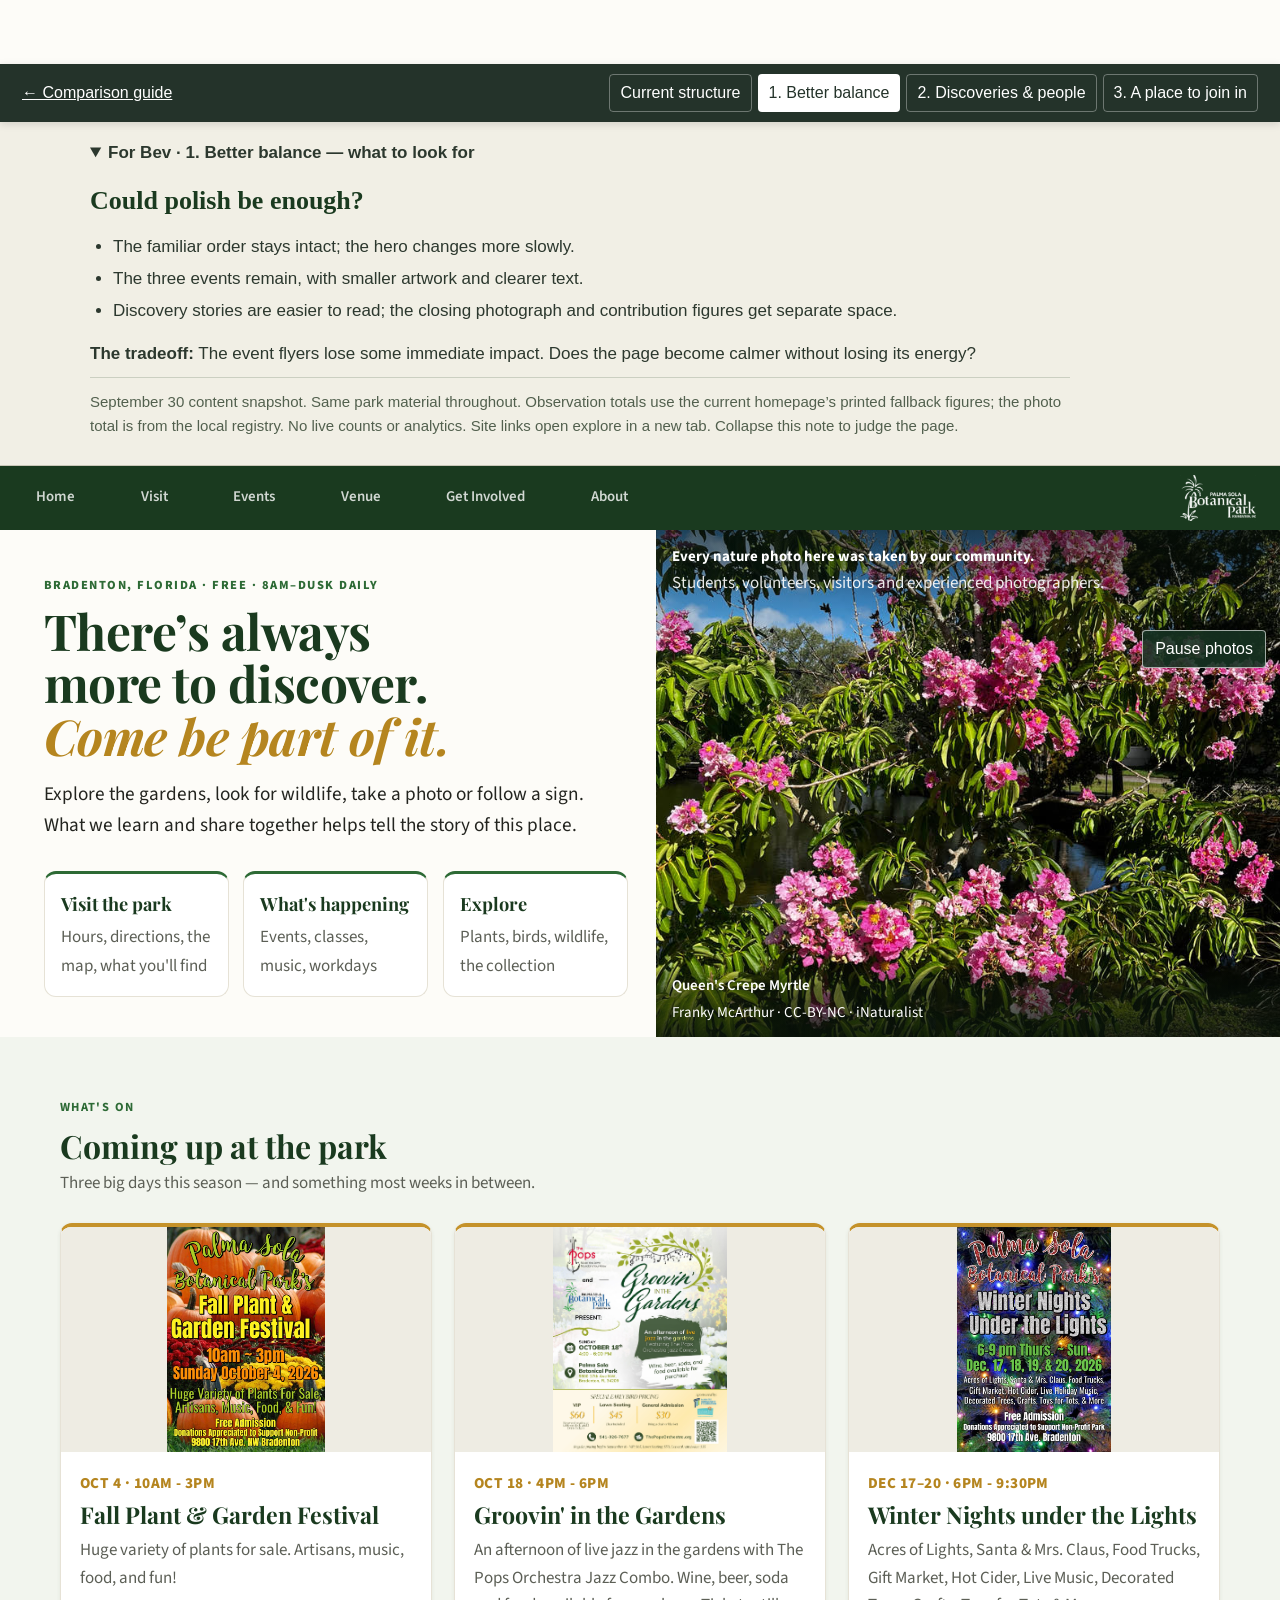
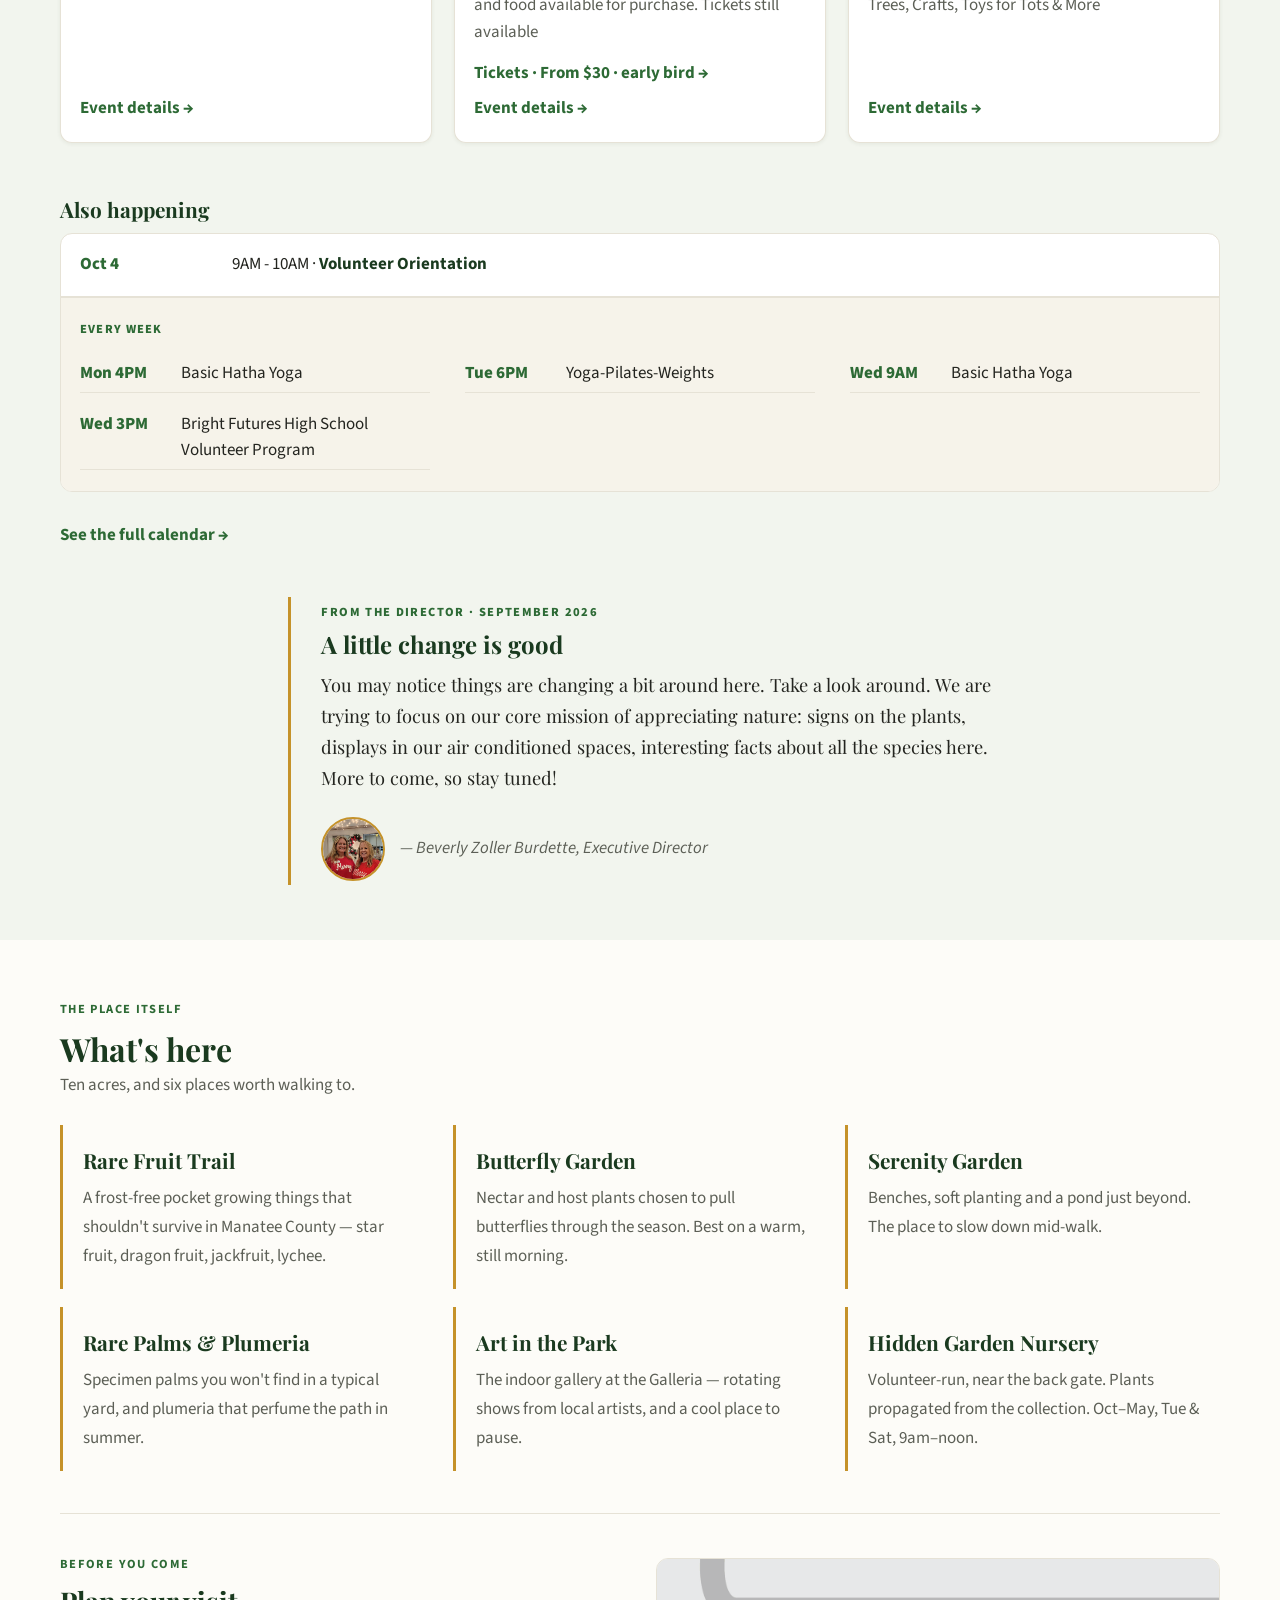
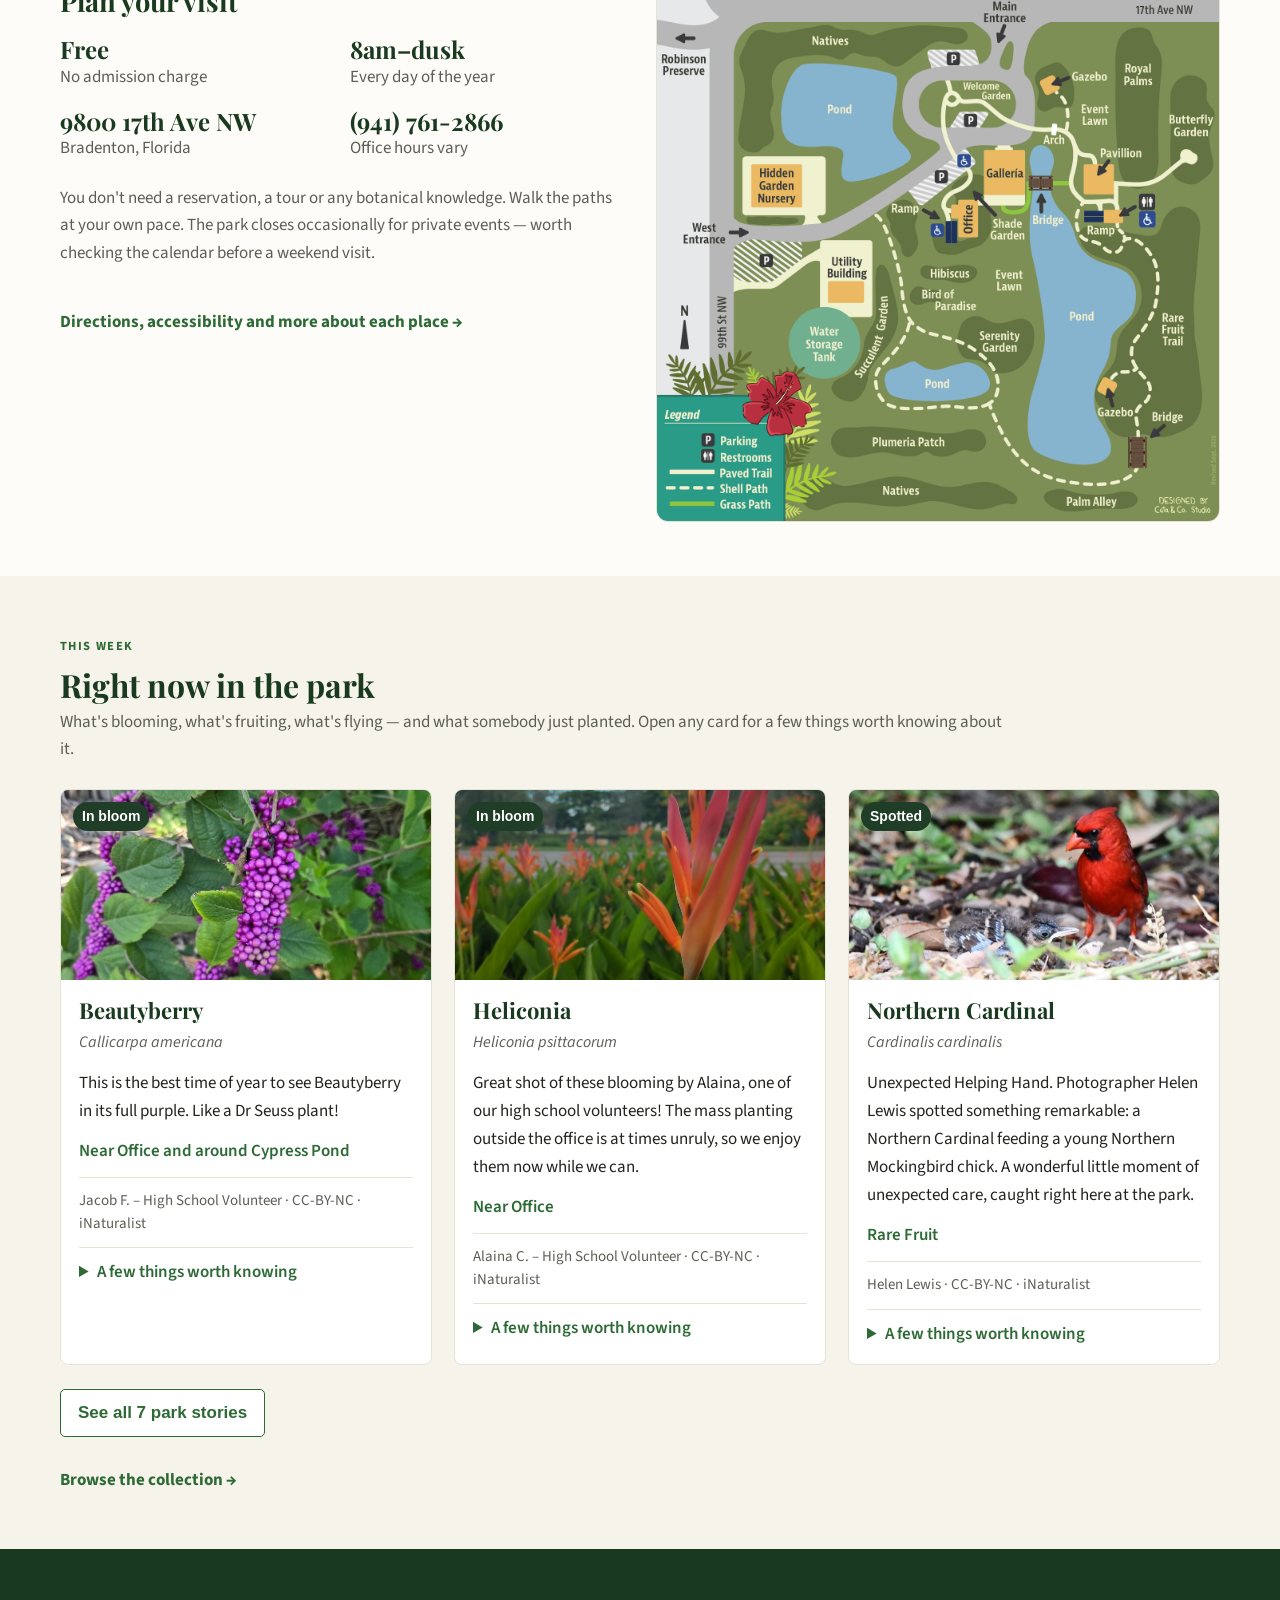
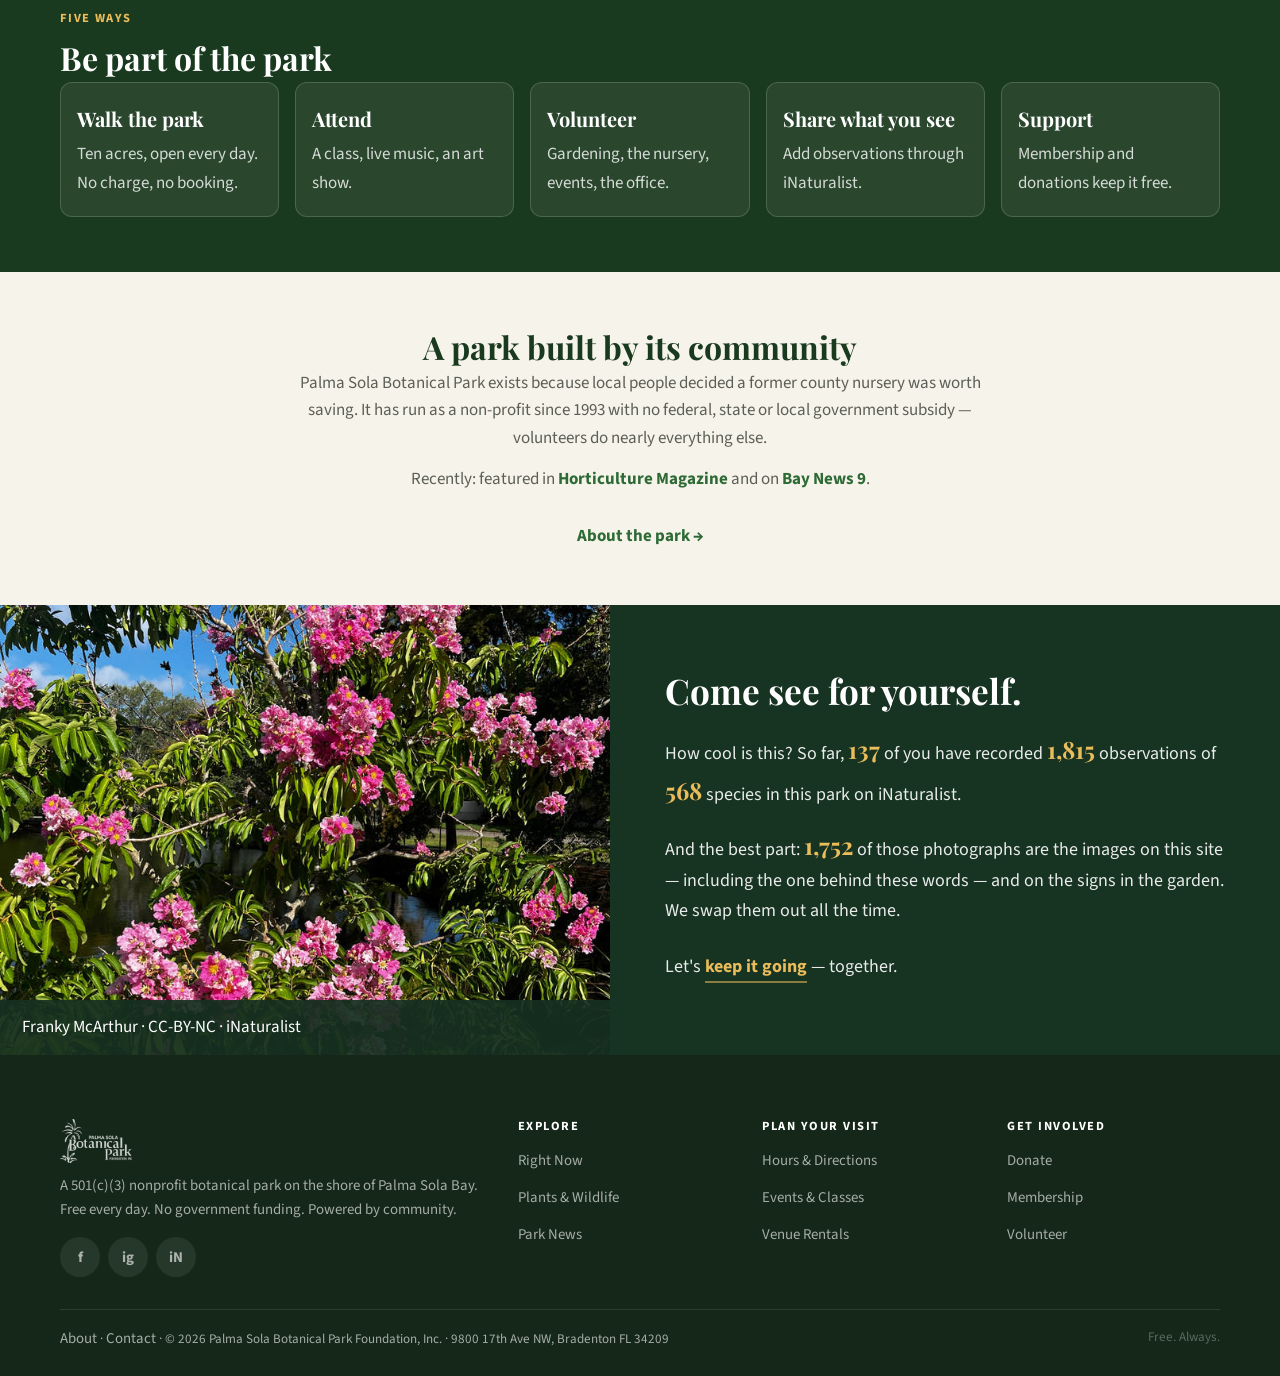
<file: homepage/balance.html>
<!DOCTYPE html>
<html lang="en">
<head>
<meta charset="UTF-8">
<meta name="viewport" content="width=device-width, initial-scale=1">
<title>1. Better balance · Palma Sola Botanical Park · Bradenton, Florida</title>
<meta name="description" content="A subtropical garden on Palma Sola Bay in Bradenton, Florida. Free every day, 8am to dusk, run by the community that loves it.">
<link rel="icon" type="image/png" href="assets/images/favicon.png">
<link rel="apple-touch-icon" href="assets/images/favicon.png">
<link rel="preconnect" href="https://fonts.googleapis.com">
<link rel="preconnect" href="https://fonts.gstatic.com" crossorigin>
<link href="https://fonts.googleapis.com/css2?family=Playfair+Display:ital,wght@0,400;0,700;1,400&family=Source+Sans+3:wght@300;400;600;700&display=swap" rel="stylesheet">
<link rel="stylesheet" href="base.css">
<style>
section[id]{scroll-margin-top:78px}

/* ═══════════════════════════════════════════════════════════════════════
   index.html — rebuilt 2026-09-05 from a standalone concept page, since deleted.

   The order answers a visitor's first five minutes, not a site map:
     what is this place → what's on → what's here + how to come →
     what's interesting today → how to take part → who's behind it → come

   REMOVED in this rebuild, deliberately:
     · the "Seen lately" iNaturalist mosaic and its stats block — the page was
       becoming a nature-data site rather than a park's front door
     · the "Every acre. Yours to use." essay — cut to three sentences
     · "Your phone is a scientific instrument" as a headline — iNaturalist is
       now framed as participation, near the bottom
   All of that still exists on its own pages. Git has the old homepage.

   Kept: the hero slideshow, because the community-photo credit chain is the
   thing the park is proudest of and it belongs above the fold.
   ═══════════════════════════════════════════════════════════════════════ */

/* hero slideshow, carried over from the previous homepage */
.hero-slideshow{position:absolute;inset:0}
.hero-slide{position:absolute;inset:0;background-size:cover;background-position:center;
  opacity:0;transition:opacity 1.6s ease}
.hero-slide.on{opacity:1}
.hero-photo-note{position:absolute;top:0;left:0;right:0;z-index:3;
  padding:var(--s4) var(--s4) var(--s7);
  background:linear-gradient(rgba(8,18,9,.62),rgba(8,18,9,.22) 60%,transparent);
  color:rgba(255,255,255,.9);font-size:var(--t-xs);line-height:1.5;pointer-events:none}
.hero-photo-note strong{display:block;color:#fff;font-size:var(--t-sm);margin-bottom:.2rem}

.cx-note{background:#5d4a8a;color:#fff;padding:.7rem 1.5rem;font-size:var(--t-base);text-align:center;line-height:1.5}
.cx-note a{color:#fff;text-decoration:underline}

/* ── hero ─────────────────────────────────────────────────────────────── */
.cx-hero{display:grid;grid-template-columns:1fr;background:var(--paper)}
@media(min-width:900px){.cx-hero{grid-template-columns:1.05fr 1fr}}
.cx-hero-txt{padding:3.5rem 1.75rem 3rem;max-width:640px;margin-left:auto}
.cx-eyebrow{font-size:var(--t-cap);font-weight:800;letter-spacing:.12em;text-transform:uppercase;color:var(--green)}
/* Sized so the first sentence breaks as "There’s always / more to discover."
   and the italic line never wraps — down to a 360px phone (8.2em of italic at
   2.3rem is 302px). `balance` keeps desktop from breaking greedily after "more". */
.cx-h1{font-family:var(--serif);font-size:clamp(2.3rem,5vw,3.4rem);line-height:1.06;text-wrap:balance;color:var(--green-ink);margin:.5rem 0 0}
.cx-h1 em{display:block;font-style:italic;color:var(--gold)}
.cx-lede{font-size:1.2rem;line-height:1.6;color:var(--ink);margin:1.1rem 0 0;max-width:34em}
.cx-hero-img{min-height:340px;background:center/cover no-repeat}
/* Parenthetical, not a warning. It used to be a gold pill directly under the
   eyebrow, which gave one closed afternoon the weight of a site-wide alert. */
.cx-closenote{margin:.8rem 0 0;font-size:var(--t-base);color:var(--ink-soft)}
.cx-closenote::before{content:"🔒";margin-right:.4rem;opacity:.65}

/* three ways in */
.cx-ways{display:grid;gap:.9rem;margin:1.9rem 0 0;grid-template-columns:1fr}
@media(min-width:560px){.cx-ways{grid-template-columns:repeat(3,1fr)}}
.cx-way{display:block;background:var(--surface);border:1px solid var(--rule);border-top:3px solid var(--green);
  border-radius:var(--r);padding:.95rem 1rem;text-decoration:none}
.cx-way:hover{border-top-color:var(--gold-mark)}
.cx-way b{display:block;font-family:var(--serif);font-size:1.14rem;color:var(--green-ink);margin-bottom:.2rem}
.cx-way span{font-size:var(--t-base);color:var(--ink-soft);line-height:1.45}

/* ── shared section furniture ─────────────────────────────────────────── */
.cx-sec{padding:3.4rem 1.5rem}
.cx-in{max-width:1160px;margin:0 auto}
.cx-title{font-family:var(--serif);font-size:2rem;color:var(--green-ink);margin:.15rem 0 .3rem;line-height:1.15}
.cx-sub{font-size:var(--t-base);color:var(--ink-soft);margin:0 0 1.6rem;line-height:1.6;max-width:56em}
.cx-more{display:inline-block;margin-top:1.8rem;font-size:var(--t-base);font-weight:700;color:var(--green)}

/* ── what's happening ─────────────────────────────────────────────────── */
.cx-bill{display:grid;gap:1.4rem;grid-template-columns:1fr}
@media(min-width:820px){.cx-bill{grid-template-columns:repeat(3,1fr)}}
.cx-post{background:var(--surface);border:1px solid var(--rule);border-top:4px solid var(--gold-mark);
  border-radius:var(--r);overflow:hidden;display:flex;flex-direction:column}
.cx-post-art{aspect-ratio:5/7;background:var(--sunk);overflow:hidden}
.cx-post-art img{width:100%;height:100%;object-fit:contain;display:block}
.cx-post-b{padding:.9rem 1.05rem 1.1rem;display:flex;flex-direction:column;flex:1}
.cx-when{font-size:.95rem;font-weight:800;letter-spacing:.03em;text-transform:uppercase;color:var(--gold)}
.cx-post h3{margin:.25rem 0 0;font-size:1.28rem;line-height:1.25;color:var(--green-ink)}
.cx-post p{margin:.5rem 0 0;font-size:var(--t-base);line-height:1.55;color:var(--ink-soft)}
.cx-post a.go{margin-top:auto;padding-top:.8rem;font-size:var(--t-base);font-weight:700;color:var(--green)}

.cx-next{margin-top:2rem;background:var(--surface);border:1px solid var(--rule);border-radius:var(--r);overflow:hidden}
.cx-row{display:flex;gap:1rem;align-items:baseline;padding:1.05rem 1.2rem;border-bottom:1px solid var(--rule)}
.cx-row:last-child{border-bottom:0}
.cx-row .d{flex:0 0 8.5rem;font-size:var(--t-base);font-weight:800;color:var(--green)}
.cx-row .t{font-size:var(--t-base);color:var(--ink)}
.cx-row .t b{color:var(--green-ink)}
.cx-row.closed{background:var(--sunk)}
/* The standing classes. One entry per sheet row, in a compact grid so each is
   delineated instead of running into the next — five items, two or three
   columns, rather than five sparse dated rows. */
.cx-weekly{padding:1.3rem 1.2rem;background:var(--sunk);border-top:1px solid var(--rule)}
.cx-weeklab{display:block;font-size:var(--t-cap);font-weight:800;letter-spacing:.09em;
  text-transform:uppercase;color:var(--green);margin-bottom:.9rem}
.cx-wkgrid{display:grid;gap:.75rem 2.2rem;grid-template-columns:1fr}
@media(min-width:560px){.cx-wkgrid{grid-template-columns:repeat(2,1fr)}}
@media(min-width:980px){.cx-wkgrid{grid-template-columns:repeat(3,1fr)}}
.cx-wk{display:flex;gap:.7rem;align-items:baseline;font-size:var(--t-base);line-height:1.55;
  padding:.35rem 0;border-bottom:1px solid var(--rule)}
.cx-wkwhen{flex:0 0 5.6rem;font-weight:800;color:var(--green);white-space:nowrap}
.cx-wkwhat{color:var(--ink)}
/* Series attribution on a dated row — present, not shouting. */
.cx-ser{color:var(--ink-soft)}
.cx-row.closed .d,.cx-row.closed .t{color:var(--ink-soft)}

/* ── what's here ──────────────────────────────────────────────────────── */
.cx-tiles{display:grid;gap:1.1rem;grid-template-columns:1fr}
@media(min-width:640px){.cx-tiles{grid-template-columns:repeat(2,1fr)}}
@media(min-width:980px){.cx-tiles{grid-template-columns:repeat(3,1fr)}}
.cx-tile{background:var(--surface);border:1px solid var(--rule);border-radius:var(--r);padding:1.15rem 1.25rem}
.cx-tile b{display:block;font-family:var(--serif);font-size:1.22rem;color:var(--green-ink);margin-bottom:.35rem}
.cx-tile span{font-size:var(--t-base);line-height:1.6;color:var(--ink-soft)}

/* ── plan your visit ──────────────────────────────────────────────────── */
.cx-plan{display:grid;gap:2rem;grid-template-columns:1fr;align-items:start}
/* On a phone the map used to sit below the facts, the paragraph and a link —
   so the one thing that actually orients you was last. It now leads, and the
   desktop composition is unchanged (text left, map right) via explicit
   column placement rather than source order. */
.cx-plan > .cx-map{order:-1}
@media(min-width:880px){
  .cx-plan{grid-template-columns:1fr 1fr}
  .cx-plan > *{order:0}
  /* Pull the map up level with "Before you come" rather than with the first
     fact. The heading only spans the left column, so a top-aligned map started
     roughly 5rem lower than the section did and read as sunk. */
  .cx-plan > .cx-map{grid-column:2;grid-row:1;margin-top:-4.9rem}
}
.cx-facts{display:grid;gap:1rem;grid-template-columns:repeat(2,1fr);margin-bottom:1.4rem}
.cx-fact b{display:block;font-family:var(--serif);font-size:1.5rem;color:var(--green-ink);line-height:1.1}
.cx-fact span{font-size:var(--t-base);color:var(--ink-soft)}
.cx-map{border:1px solid var(--rule);border-radius:var(--r);overflow:hidden;background:var(--surface)}
.cx-map img{width:100%;display:block}
.cx-maplab{padding:.7rem .9rem;font-size:var(--t-base);color:var(--ink-soft);border-top:1px solid var(--rule)}

/* ── right now ────────────────────────────────────────────────────────── */
.cx-rn{display:grid;gap:1.1rem;grid-template-columns:1fr}
@media(min-width:700px){.cx-rn{grid-template-columns:repeat(2,1fr)}}
@media(min-width:1000px){.cx-rn{grid-template-columns:repeat(4,1fr)}}
.cx-rncard{background:var(--surface);border:1px solid var(--rule);border-radius:var(--r);overflow:hidden}
.cx-rnart{height:150px;background:var(--sunk);position:relative}
.cx-chip{position:absolute;top:.6rem;left:.6rem;font-size:.72rem;font-weight:800;letter-spacing:.05em;
  text-transform:uppercase;padding:.24rem .62rem;border-radius:20px;box-shadow:0 1px 5px rgba(0,0,0,.25)}
.cx-rnb{padding:.85rem 1rem 1rem}
.cx-rnb b{display:block;font-size:1.05rem;color:var(--green-ink)}
.cx-rnb i{display:block;font-size:var(--t-base);color:var(--ink-soft);font-style:italic;margin-top:.1rem}
.cx-rnb span{display:block;font-size:var(--t-base);color:var(--green);font-weight:600;margin-top:.5rem}

/* ── collection / participate ─────────────────────────────────────────── */
.cx-stats{display:flex;flex-wrap:wrap;gap:2.4rem;margin:.4rem 0 1.4rem}
.cx-stat b{display:block;font-family:var(--serif);font-size:2.4rem;color:var(--green-ink);line-height:1}
.cx-stat span{font-size:var(--t-base);color:var(--ink-soft)}

/* ── be part of it ────────────────────────────────────────────────────── */
.cx-ways2{display:grid;gap:1rem;grid-template-columns:1fr}
@media(min-width:640px){.cx-ways2{grid-template-columns:repeat(2,1fr)}}
@media(min-width:1000px){.cx-ways2{grid-template-columns:repeat(5,1fr)}}
.cx-w2{display:block;text-decoration:none;background:rgba(255,255,255,.07);
  border:1px solid rgba(255,255,255,.16);border-radius:var(--r);padding:1rem 1.1rem;
  transition:background .15s,border-color .15s}
.cx-w2:hover{background:rgba(255,255,255,.13);border-color:var(--gold-light)}
.cx-w2 b{display:block;font-family:var(--serif);font-size:1.16rem;color:#fff;margin-bottom:.25rem}
.cx-w2 span{font-size:var(--t-base);line-height:1.5;color:rgba(255,255,255,.8)}

/* ── closing ──────────────────────────────────────────────────────────── */
.cx-close{position:relative;min-height:440px;display:flex;align-items:center;justify-content:center;
  text-align:center;background:center/cover no-repeat;color:#fff;padding:3rem 1.5rem}
.cx-close::before{content:"";position:absolute;inset:0;background:linear-gradient(180deg,rgba(12,26,14,.35),rgba(12,26,14,.78))}
.cx-close > div{position:relative;z-index:2;max-width:40em}
.cx-close h2{font-family:var(--serif);font-size:clamp(2.2rem,5vw,3rem);color:#fff;line-height:1.1;margin:0 0 .8rem}
.cx-close p{font-size:1.15rem;line-height:1.7;color:rgba(255,255,255,.9);margin:0 0 .4rem}
/* Numbers set in the serif, slightly larger and in gold, so they carry inside
   a sentence without the sentence turning into a scoreboard. */
.cx-tally{margin:1.2rem 0 .9rem !important;font-size:1.22rem;line-height:1.75}
.cx-keepgoing{margin-top:1.6rem !important;font-size:1.32rem}
.cx-keepgoing a{color:var(--gold-light);font-weight:700;
  border-bottom:2px solid rgba(234,188,90,.55);padding-bottom:.1rem;text-decoration:none}
.cx-keepgoing a:hover{border-bottom-color:var(--gold-light);text-decoration:none}
.cx-close p b{font-family:var(--serif);font-size:1.32em;color:var(--gold-light);font-weight:700}
/* The credit plate here sits beneath a paragraph of copy rather than over a
   bare photograph, so it is dialled back — the full-strength version competes
   with the text it is under. */
/* Selector is .cx-close > .photo-attr--muted (0,2,0) on purpose: the sibling
   rule `.cx-close > div` is 0,1,1 and beat a bare .photo-attr--muted, forcing
   position:relative back on and turning the credit into a flex item squeezed
   into a narrow column over the copy. Two classes outrank one class + a type. */
.cx-close > .photo-attr--muted{
  /* .cx-close is text-align:center and that cascades in. The credit LINE is a
     flex row so it ignores it, but the species line is plain text and centred
     itself inside the plate — which read as a random indent above a
     left-aligned line. A credit plate is always left-aligned. */
  text-align:left;
  position:absolute; left:1rem; right:1rem; bottom:.9rem; z-index:3;
  opacity:.72; max-width:32rem;
  transform:scale(.92); transform-origin:left bottom;
}
.cx-close > .photo-attr--muted .attr-by{color:rgba(234,188,90,.85)}
/* STAYS ABSOLUTE AT EVERY WIDTH. It was switched to position:static on phones,
   which made it a flex item inside .cx-close — a centring flex container — so
   it collapsed into a narrow column stacked on top of the copy. The section
   reserves room for it below instead. */
@media(max-width:640px){
  .cx-close > .photo-attr--muted{transform:scale(.86);opacity:.8;left:.9rem;right:.9rem;bottom:.7rem}
  .cx-close{padding-bottom:6rem}
}
</style>
<meta name="robots" content="noindex,nofollow"><link rel="stylesheet" href="review.css"></head>
<body class="review balance"><div class="review-bar"><a href="../index.html">← Comparison guide</a><nav aria-label="Compare homepages"><a href="current.html">Current structure</a><a href="balance.html" aria-current="page">1. Better balance</a><a href="discover.html">2. Discoveries &amp; people</a><a href="participate.html">3. A place to join in</a></nav></div><details class="primer" open><summary>For Bev · 1. Better balance — what to look for</summary><div class="primer-inner"><h2>Could polish be enough?</h2><ul><li>The familiar order stays intact; the hero changes more slowly.</li><li>The three events remain, with smaller artwork and clearer text.</li><li>Discovery stories are easier to read; the closing photograph and contribution figures get separate space.</li></ul><p><strong>The tradeoff:</strong> The event flyers lose some immediate impact. Does the page become calmer without losing its energy?</p><p class="snapshot">September 30 content snapshot. Same park material throughout. Observation totals use the current homepage’s printed fallback figures; the photo total is from the local registry. No live counts or analytics. Site links open explore in a new tab. Collapse this note to judge the page.</p></div></details>
<style>
  /* Top-nav spacing + hover dropdowns (desktop only; mobile uses the grouped list) */
  @media (min-width:861px){
    #site-nav .nav-links{display:flex;align-items:stretch;gap:2.6rem;height:64px}
    #site-nav .nav-links > li{display:flex;align-items:center;margin:0;padding:0}
    #site-nav .nav-links > li.has-sub{position:relative}
    #site-nav .subnav{
      position:absolute;top:100%;left:0;min-width:192px;margin:0;padding:.4rem 0;
      list-style:none;background:var(--green-deep);
      border-top:2px solid var(--gold);border-radius:0 0 10px 10px;
      box-shadow:0 16px 32px rgba(0,0,0,.32);
      opacity:0;visibility:hidden;pointer-events:none;
      transform:translateY(-6px);transition:opacity .15s ease,transform .15s ease;z-index:950;
    }
    #site-nav .nav-links > li.has-sub:last-child .subnav{left:auto;right:0}
    #site-nav .nav-links > li.has-sub:hover > .subnav,
    #site-nav .nav-links > li.has-sub:focus-within > .subnav{
      opacity:1;visibility:visible;pointer-events:auto;transform:translateY(0);
    }
    #site-nav .subnav li{display:block;margin:0}
    #site-nav .subnav a{
      display:block;padding:.5rem 1.15rem;white-space:nowrap;border-bottom:0;
      font-size:.95rem;font-weight:600;letter-spacing:.02em;color:rgba(255,255,255,.82);
    }
    #site-nav .subnav a:hover,#site-nav .subnav a:focus{background:rgba(255,255,255,.10);color:var(--white)}
  }
  @media (min-width:861px) and (max-width:1100px){#site-nav .nav-links{gap:1.7rem}}
  /* Mobile: grouped sub-items under each top link inside the hamburger panel.

     The panel paints its own background here, exactly as the desktop .subnav
     above does, instead of inheriting one from the stylesheet. It used not to,
     and that is what broke it: these link colours were white — chosen to match
     the dark-green desktop dropdowns — while the panel background came from
     psbp.css, which is white. White on white. Every entry was still in the page
     and still tappable; none of the sub-entries could be seen.

     Keeping background and text together in one block means the menu renders
     correctly whether a page loads psbp.css or the older site.css, and cannot
     be broken again by a change to either. Every var() below carries a literal
     fallback for the same reason. */
  #navMobile{background:#fff}
  #navMobile .nm-top{
    font-weight:700;color:var(--green-deep,#1a3a1f);
    border-top:1px solid var(--border,#e6e2d6);margin-top:.35rem;
  }
  #navMobile .nm-top:first-child{border-top:0;margin-top:0}
  #navMobile .nm-sub{padding-left:2.4rem;font-size:.95rem;font-weight:500;color:var(--text-soft,#5c5f56)}
  #navMobile .nm-sub:hover,#navMobile .nm-sub:focus{color:var(--green-deep,#1a3a1f)}
  /* Make the open mobile menu fit the screen and scroll inside itself —
     otherwise the list overflows past the viewport and can't be reached,
     and touch-scroll leaks through to the page behind it. */
  #navMobile{max-height:calc(100vh - 64px);max-height:calc(100dvh - 64px);overflow-y:auto;-webkit-overflow-scrolling:touch;overscroll-behavior:contain}
</style>
<nav id="site-nav">
  <ul class="nav-links">
    <li class="has-sub">
      <a target="_blank" rel="noopener" href="https://palma-sola-botanical-park.github.io/explore/index.html">Home</a>
      <ul class="subnav">
        <li><a target="_blank" rel="noopener" href="https://palma-sola-botanical-park.github.io/explore/index.html">Welcome</a></li>
        <li><a target="_blank" rel="noopener" href="https://palma-sola-botanical-park.github.io/explore/index.html#happening">What's On</a></li>
        <li><a target="_blank" rel="noopener" href="https://palma-sola-botanical-park.github.io/explore/index.html#whatsHere">What's Here</a></li>
        <li><a target="_blank" rel="noopener" href="https://palma-sola-botanical-park.github.io/explore/index.html#rightNowSection">Right Now</a></li>
        <li><a target="_blank" rel="noopener" href="https://palma-sola-botanical-park.github.io/explore/news.html">News</a></li>
      </ul>
    </li>
    <li class="has-sub">
      <a target="_blank" rel="noopener" href="https://palma-sola-botanical-park.github.io/explore/visit.html">Visit</a>
      <ul class="subnav">
        <li><a target="_blank" rel="noopener" href="https://palma-sola-botanical-park.github.io/explore/visit.html#getting-here">Getting here</a></li>
        <li><a target="_blank" rel="noopener" href="https://palma-sola-botanical-park.github.io/explore/visit.html#the-layout">Park Map</a></li>
        <li><a target="_blank" rel="noopener" href="https://palma-sola-botanical-park.github.io/explore/visit.html#wander">Where to wander</a></li>
        <li><a target="_blank" rel="noopener" href="https://palma-sola-botanical-park.github.io/explore/visit.html#tours">Tours</a></li>
      </ul>
    </li>
    <li class="has-sub">
      <a target="_blank" rel="noopener" href="https://palma-sola-botanical-park.github.io/explore/events.html">Events</a>
      <ul class="subnav">
        <li><a target="_blank" rel="noopener" href="https://palma-sola-botanical-park.github.io/explore/events.html#weeks">Next 2 Weeks</a></li>
        <li><a target="_blank" rel="noopener" href="https://palma-sola-botanical-park.github.io/explore/events.html#calendar">Full Schedule</a></li>
      </ul>
    </li>
    <li class="has-sub">
      <a target="_blank" rel="noopener" href="https://palma-sola-botanical-park.github.io/explore/venue.html">Venue</a>
      <ul class="subnav">
        <li><a target="_blank" rel="noopener" href="https://palma-sola-botanical-park.github.io/explore/venue.html#weddings">Weddings</a></li>
        <li><a target="_blank" rel="noopener" href="https://palma-sola-botanical-park.github.io/explore/venue.html#rentals">Other Events</a></li>
        <li><a target="_blank" rel="noopener" href="https://palma-sola-botanical-park.github.io/explore/venue.html#layout">Park Map</a></li>
      </ul>
    </li>
    <li class="has-sub">
      <a target="_blank" rel="noopener" href="https://palma-sola-botanical-park.github.io/explore/get-involved.html">Get Involved</a>
      <ul class="subnav">
        <li><a target="_blank" rel="noopener" href="https://palma-sola-botanical-park.github.io/explore/get-involved.html#donate">Donate</a></li>
        <li><a target="_blank" rel="noopener" href="https://palma-sola-botanical-park.github.io/explore/get-involved.html#member">Membership</a></li>
        <li><a target="_blank" rel="noopener" href="https://palma-sola-botanical-park.github.io/explore/get-involved.html#volunteer">Volunteering</a></li>
        <li><a target="_blank" rel="noopener" href="https://palma-sola-botanical-park.github.io/explore/get-involved.html#citizen-science">Citizen Science</a></li>
      </ul>
    </li>
    <li class="has-sub">
      <a target="_blank" rel="noopener" href="https://palma-sola-botanical-park.github.io/explore/contact.html">About</a>
      <ul class="subnav">
        <li><a target="_blank" rel="noopener" href="https://palma-sola-botanical-park.github.io/explore/contact.html#story">Our Story</a></li>
        <li><a target="_blank" rel="noopener" href="https://palma-sola-botanical-park.github.io/explore/contact.html#organization">Our People</a></li>
        <li><a target="_blank" rel="noopener" href="https://palma-sola-botanical-park.github.io/explore/contact.html#mission">Our Mission</a></li>
        <li><a target="_blank" rel="noopener" href="https://palma-sola-botanical-park.github.io/explore/contact.html#community-links">Our Partners</a></li>
        <li><a target="_blank" rel="noopener" href="https://palma-sola-botanical-park.github.io/explore/contact.html#visit">Contact Us</a></li>
      </ul>
    </li>
  </ul>
  <a target="_blank" rel="noopener" href="https://palma-sola-botanical-park.github.io/explore/index.html" class="nav-logo">
    <img src="assets/images/white_PSBP_logo.png" alt="Palma Sola Botanical Park">
  </a>
  <button class="nav-hamburger" id="navHamburger" aria-label="Menu">
    <span></span><span></span><span></span>
  </button>
</nav>
<div class="nav-mobile" id="navMobile">
  <a target="_blank" rel="noopener" href="https://palma-sola-botanical-park.github.io/explore/index.html" class="nm-top">Home</a>
  <a target="_blank" rel="noopener" href="https://palma-sola-botanical-park.github.io/explore/index.html" class="nm-sub">Welcome</a>
  <a target="_blank" rel="noopener" href="https://palma-sola-botanical-park.github.io/explore/index.html#happening" class="nm-sub">What's On</a>
  <a target="_blank" rel="noopener" href="https://palma-sola-botanical-park.github.io/explore/index.html#whatsHere" class="nm-sub">What's Here</a>
  <a target="_blank" rel="noopener" href="https://palma-sola-botanical-park.github.io/explore/index.html#rightNowSection" class="nm-sub">Right Now</a>
  <a target="_blank" rel="noopener" href="https://palma-sola-botanical-park.github.io/explore/news.html" class="nm-sub">News</a>
  <a target="_blank" rel="noopener" href="https://palma-sola-botanical-park.github.io/explore/visit.html" class="nm-top">Visit</a>
  <a target="_blank" rel="noopener" href="https://palma-sola-botanical-park.github.io/explore/visit.html#getting-here" class="nm-sub">Getting here</a>
  <a target="_blank" rel="noopener" href="https://palma-sola-botanical-park.github.io/explore/visit.html#the-layout" class="nm-sub">Park Map</a>
  <a target="_blank" rel="noopener" href="https://palma-sola-botanical-park.github.io/explore/visit.html#wander" class="nm-sub">Where to wander</a>
  <a target="_blank" rel="noopener" href="https://palma-sola-botanical-park.github.io/explore/visit.html#tours" class="nm-sub">Tours</a>
  <a target="_blank" rel="noopener" href="https://palma-sola-botanical-park.github.io/explore/events.html" class="nm-top">Events</a>
  <a target="_blank" rel="noopener" href="https://palma-sola-botanical-park.github.io/explore/events.html#weeks" class="nm-sub">Next 2 Weeks</a>
  <a target="_blank" rel="noopener" href="https://palma-sola-botanical-park.github.io/explore/events.html#calendar" class="nm-sub">Full Schedule</a>
  <a target="_blank" rel="noopener" href="https://palma-sola-botanical-park.github.io/explore/venue.html" class="nm-top">Venue</a>
  <a target="_blank" rel="noopener" href="https://palma-sola-botanical-park.github.io/explore/venue.html#weddings" class="nm-sub">Weddings</a>
  <a target="_blank" rel="noopener" href="https://palma-sola-botanical-park.github.io/explore/venue.html#rentals" class="nm-sub">Other Events</a>
  <a target="_blank" rel="noopener" href="https://palma-sola-botanical-park.github.io/explore/venue.html#layout" class="nm-sub">Park Map</a>
  <a target="_blank" rel="noopener" href="https://palma-sola-botanical-park.github.io/explore/get-involved.html" class="nm-top">Get Involved</a>
  <a target="_blank" rel="noopener" href="https://palma-sola-botanical-park.github.io/explore/get-involved.html#donate" class="nm-sub">Donate</a>
  <a target="_blank" rel="noopener" href="https://palma-sola-botanical-park.github.io/explore/get-involved.html#member" class="nm-sub">Membership</a>
  <a target="_blank" rel="noopener" href="https://palma-sola-botanical-park.github.io/explore/get-involved.html#volunteer" class="nm-sub">Volunteering</a>
  <a target="_blank" rel="noopener" href="https://palma-sola-botanical-park.github.io/explore/get-involved.html#citizen-science" class="nm-sub">Citizen Science</a>
  <a target="_blank" rel="noopener" href="https://palma-sola-botanical-park.github.io/explore/contact.html" class="nm-top">About</a>
  <a target="_blank" rel="noopener" href="https://palma-sola-botanical-park.github.io/explore/contact.html#story" class="nm-sub">Our Story</a>
  <a target="_blank" rel="noopener" href="https://palma-sola-botanical-park.github.io/explore/contact.html#organization" class="nm-sub">Our People</a>
  <a target="_blank" rel="noopener" href="https://palma-sola-botanical-park.github.io/explore/contact.html#mission" class="nm-sub">Our Mission</a>
  <a target="_blank" rel="noopener" href="https://palma-sola-botanical-park.github.io/explore/contact.html#community-links" class="nm-sub">Our Partners</a>
  <a target="_blank" rel="noopener" href="https://palma-sola-botanical-park.github.io/explore/contact.html#visit" class="nm-sub">Contact Us</a>
</div><div class="cx-hero">
  <div class="cx-hero-txt">
    <div class="cx-eyebrow">Bradenton, Florida · Free · 8am–dusk daily</div>
    <h1 class="cx-h1">There’s always more to discover.<em>Come be part of it.</em></h1>
    <p class="cx-lede">
      Explore the gardens, look for wildlife, take a photo or follow a sign. What we learn
      and share together helps tell the story of this place.
    </p>

    
    <p class="cx-closenote" id="homeClosure" style="display:none"></p>

    
    <div class="cx-ways">
      <a class="cx-way" target="_blank" rel="noopener" href="https://palma-sola-botanical-park.github.io/explore/visit.html"><b>Visit the park</b><span>Hours, directions, the map, what you'll find</span></a>
      <a class="cx-way" target="_blank" rel="noopener" href="https://palma-sola-botanical-park.github.io/explore/events.html"><b>What's happening</b><span>Events, classes, music, workdays</span></a>
      <a class="cx-way" target="_blank" rel="noopener" href="https://palma-sola-botanical-park.github.io/explore/nature.html"><b>Explore</b><span>Plants, birds, wildlife, the collection</span></a>
    </div>
  </div>
  <div class="cx-hero-img" style="position:relative;overflow:hidden">
    <div class="hero-photo-note">
      <strong>Every nature photo here was taken by our community.</strong>
      Students, volunteers, visitors and experienced photographers.
    </div>
    <div class="hero-slideshow" id="heroSlides"><div class="hero-slide on" style="background-image:url('assets/photos/PSBP-00005/662740624.jpg');background-position:50% 50%"><div class="photo-attr"><span class="attr-species">Queen&#x27;s Crepe Myrtle</span><span class="attr-line">Franky McArthur · CC-BY-NC · iNaturalist</span></div></div><div class="hero-slide " style="background-image:url('assets/photos/PSBP-00056/731638176.jpg');background-position:50% 51%"><div class="photo-attr"><span class="attr-species">Heliconia</span><span class="attr-line">Alaina C. – High School Volunteer · CC-BY-NC · iNaturalist</span></div></div><div class="hero-slide " style="background-image:url('assets/photos/PSBP-99978/733901077.jpg');background-position:62% 40%"><div class="photo-attr"><span class="attr-species">Northern Cardinal</span><span class="attr-line">Helen Lewis · CC-BY-NC · iNaturalist</span></div></div></div><button class="photo-pause" id="pausePhotos" type="button" aria-pressed="false">Pause photos</button>
  </div>
</div>

<section class="cx-sec bg-wash" id="happening">
  <div class="cx-in">
    <span class="label">What's on</span>
    <h2 class="cx-title">Coming up at the park</h2>
    <p class="cx-sub">Three big days this season — and something most weeks in between.</p>

    <div class="cx-bill" id="homePosters"><article class="feat-card"><a class="feat-art" href="https://palma-sola-botanical-park.github.io/explore/images/events/fallplant.jpg" target="_blank" rel="noopener" aria-label="View Fall Plant &amp; Garden Festival flyer"><img class="feat-art-fg" src="assets/images/events/fallplant.jpg" alt="Fall Plant &amp; Garden Festival flyer"></a><div class="feat-body"><div class="feat-when">Oct 4 · 10AM - 3PM</div><h3 class="feat-title">Fall Plant &amp; Garden Festival</h3><p class="feat-desc">Huge variety of plants for sale. Artisans, music, food, and fun!</p><div class="feat-actions"><a class="feat-link" href="https://palma-sola-botanical-park.github.io/explore/events.html" target="_blank" rel="noopener">Event details →</a></div></div></article><article class="feat-card"><a class="feat-art" href="https://palma-sola-botanical-park.github.io/explore/images/events/groovin-2026.jpg" target="_blank" rel="noopener" aria-label="View Groovin&#x27; in the Gardens flyer"><img class="feat-art-fg" src="assets/images/events/groovin-2026.jpg" alt="Groovin&#x27; in the Gardens flyer"></a><div class="feat-body"><div class="feat-when">Oct 18 · 4PM - 6PM</div><h3 class="feat-title">Groovin&#x27; in the Gardens</h3><p class="feat-desc">An afternoon of live jazz in the gardens with The Pops Orchestra Jazz Combo. Wine, beer, soda and food available for purchase. Tickets still available</p><div class="feat-actions"><a class="feat-link" href="https://thepopsorchestra.app.getcuebox.com/o/21NL0B8D/shows/QLF5LXY1" target="_blank" rel="noopener">Tickets · From $30 · early bird →</a><a class="feat-link" href="https://palma-sola-botanical-park.github.io/explore/events.html" target="_blank" rel="noopener">Event details →</a></div></div></article><article class="feat-card"><a class="feat-art" href="https://palma-sola-botanical-park.github.io/explore/images/events/winternights.jpg" target="_blank" rel="noopener" aria-label="View Winter Nights under the Lights flyer"><img class="feat-art-fg" src="assets/images/events/winternights.jpg" alt="Winter Nights under the Lights flyer"></a><div class="feat-body"><div class="feat-when">Dec 17–20 · 6PM - 9:30PM</div><h3 class="feat-title">Winter Nights under the Lights</h3><p class="feat-desc">Acres of Lights, Santa &amp; Mrs. Claus, Food Trucks, Gift Market, Hot Cider, Live Music, Decorated Trees, Crafts, Toys for Tots &amp; More</p><div class="feat-actions"><a class="feat-link" href="https://palma-sola-botanical-park.github.io/explore/events.html" target="_blank" rel="noopener">Event details →</a></div></div></article></div>

    
    <h3 style="font-family:var(--serif);font-size:1.3rem;color:var(--green-ink);margin:3.4rem 0 .2rem">Also happening</h3>
    <div class="cx-next" id="homeUpcoming" style="margin-top:.7rem"><div class="cx-row"><span class="d">Oct 4</span><span class="t">9AM - 10AM · <b>Volunteer Orientation</b></span></div><div class="cx-weekly"><span class="cx-weeklab">Every week</span><div class="cx-wkgrid"><div class="cx-wk"><span class="cx-wkwhen">Mon 4PM</span><span class="cx-wkwhat">Basic Hatha Yoga</span></div><div class="cx-wk"><span class="cx-wkwhen">Tue 6PM</span><span class="cx-wkwhat">Yoga-Pilates-Weights</span></div><div class="cx-wk"><span class="cx-wkwhen">Wed 9AM</span><span class="cx-wkwhat">Basic Hatha Yoga</span></div><div class="cx-wk"><span class="cx-wkwhen">Wed 3PM</span><span class="cx-wkwhat">Bright Futures High School Volunteer Program</span></div></div></div></div>
    <a class="cx-more" target="_blank" rel="noopener" href="https://palma-sola-botanical-park.github.io/explore/events.html">See the full calendar →</a>

    
    <div id="dnoteWrap"><div class="dnote"><div class="dnote-lab">From the Director · September 2026</div><h3 class="dnote-title">A little change is good</h3><p class="dnote-body">You may notice things are changing a bit around here. Take a look around. We are trying to focus on our core mission of appreciating nature: signs on the plants, displays in our air conditioned spaces, interesting facts about all the species here. More to come, so stay tuned!</p><div class="dnote-sign"><img class="dnote-face" src="assets/images/staff/director.jpg" alt=""><span class="dnote-by">— Beverly Zoller Burdette, Executive Director</span></div></div></div>
  </div>
</section>

<section class="cx-sec bg-paper" id="whatsHere">
  <div class="cx-in">
    <span class="label">The place itself</span>
    <h2 class="cx-title">What's here</h2>
    <p class="cx-sub">Ten acres, and six places worth walking to.</p>

    <div class="cx-tiles">
      <div class="cx-tile"><b>Rare Fruit Trail</b><span>A frost-free pocket growing things that shouldn't survive in Manatee County — star fruit, dragon fruit, jackfruit, lychee.</span></div>
      <div class="cx-tile"><b>Butterfly Garden</b><span>Nectar and host plants chosen to pull butterflies through the season. Best on a warm, still morning.</span></div>
      <div class="cx-tile"><b>Serenity Garden</b><span>Benches, soft planting and a pond just beyond. The place to slow down mid-walk.</span></div>
      <div class="cx-tile"><b>Rare Palms &amp; Plumeria</b><span>Specimen palms you won't find in a typical yard, and plumeria that perfume the path in summer.</span></div>
      <div class="cx-tile"><b>Art in the Park</b><span>The indoor gallery at the Galleria — rotating shows from local artists, and a cool place to pause.</span></div>
      <div class="cx-tile"><b>Hidden Garden Nursery</b><span>Volunteer-run, near the back gate. Plants propagated from the collection. Oct–May, Tue &amp; Sat, 9am–noon.</span></div>
    </div>

    <hr style="border:0;border-top:1px solid var(--rule);margin:2.6rem 0 2.2rem">

    <span class="label">Before you come</span>
    <h2 class="cx-title" style="font-size:1.7rem">Plan your visit</h2>
    <div class="cx-plan" style="margin-top:1.2rem">
      <div>
        <div class="cx-facts">
          <div class="cx-fact"><b>Free</b><span>No admission charge</span></div>
          <div class="cx-fact"><b>8am–dusk</b><span>Every day of the year</span></div>
          <div class="cx-fact"><b>9800 17th Ave NW</b><span>Bradenton, Florida</span></div>
          <div class="cx-fact"><b>(941) 761-2866</b><span>Office hours vary</span></div>
        </div>
        <p class="cx-sub" style="margin-bottom:.8rem">
          You don't need a reservation, a tour or any botanical knowledge. Walk the paths at
          your own pace. The park closes occasionally for private events — worth checking the
          calendar before a weekend visit.
        </p>
        <a class="cx-more" target="_blank" rel="noopener" href="https://palma-sola-botanical-park.github.io/explore/visit.html">Directions, accessibility and more about each place →</a>
      </div>
      <div class="cx-map">
        <img src="assets/images/ParkMap.png" alt="Map of Palma Sola Botanical Park">
      </div>
    </div>
  </div>
</section>

<section class="cx-sec bg-sunk" id="rightNowSection">
  <div class="cx-in">
    <span class="label">This week</span>
    <h2 class="cx-title">Right now in the park</h2>
    
    <p class="cx-sub">What's blooming, what's fruiting, what's flying — and what somebody
      just planted. Open any card for a few things worth knowing about it.</p>
    <div class="review-stories" id="rightNowStrip"><article class="review-story"><div class="story-photo"><img loading="lazy" src="assets/photos/PSBP-00059/723780663.jpg" alt="Beautyberry" style="object-position:51% 47%"><span>In bloom</span></div><div class="story-copy"><h3>Beautyberry</h3><i>Callicarpa americana</i><p>This is the best time of year to see Beautyberry in its full purple. Like a Dr Seuss plant!</p><p class="story-location">Near Office and around Cypress Pond</p><div class="story-credit">Jacob F. – High School Volunteer · CC-BY-NC · iNaturalist</div><details><summary>A few things worth knowing</summary><p>Around the beginning of September, tight clusters of vivid purple fruit appear directly around the stems. At Palma Sola, that is when Beautyberry suddenly seems to be everywhere.</p><p>American Beautyberry is a Florida native. Ours grow around Cypress Pond and the office, and some appear to have seeded themselves into new spots.</p><p>The fruit is edible, though fresh Beautyberries are tart and not especially flavorful; they are more often made into jelly, with a lot of sugar.</p><a target="_blank" rel="noopener" href="https://palma-sola-botanical-park.github.io/explore/plants/PSBP-00059-Beautyberry.html">See the species page →</a></details></div></article><article class="review-story"><div class="story-photo"><img loading="lazy" src="assets/photos/PSBP-00056/731638176.jpg" alt="Heliconia" style="object-position:50% 51%"><span>In bloom</span></div><div class="story-copy"><h3>Heliconia</h3><i>Heliconia psittacorum</i><p>Great shot of these blooming by Alaina, one of our high school volunteers! The mass planting outside the office is at times unruly, so we enjoy them now while we can.</p><p class="story-location">Near Office</p><div class="story-credit">Alaina C. – High School Volunteer · CC-BY-NC · iNaturalist</div><details><summary>A few things worth knowing</summary><p>The showy orange bracts are not flowers — they are modified leaves. The actual flowers are the small structures tucked inside them. The bracts last for weeks after the true flowers have finished.</p><p>The curved bract shape is a near-exact match for a hummingbird bill. Plant and bird have been shaping each other through coevolution. In its native range, hummingbirds become territorial over specific heliconia plants, defending them as a private nectar supply.</p><a target="_blank" rel="noopener" href="https://palma-sola-botanical-park.github.io/explore/plants/PSBP-00056-Heliconia.html">See the species page →</a></details></div></article><article class="review-story"><div class="story-photo"><img loading="lazy" src="assets/photos/PSBP-99978/733901077.jpg" alt="Northern Cardinal" style="object-position:62% 40%"><span>Spotted</span></div><div class="story-copy"><h3>Northern Cardinal</h3><i>Cardinalis cardinalis</i><p>Unexpected Helping Hand. Photographer Helen Lewis spotted something remarkable: a Northern Cardinal feeding a young Northern Mockingbird chick. A wonderful little moment of unexpected care, caught right here at the park.</p><p class="story-location">Rare Fruit</p><div class="story-credit">Helen Lewis · CC-BY-NC · iNaturalist</div><details><summary>A few things worth knowing</summary><p>Males are bright red with a pointed crest and black face mask; females are warm buff-brown with red tinges. Both carry the same stout orange-red bill.</p><p>Both sexes sing. In many North American songbirds only the male does.</p><p>That heavy conical bill is a seed-cracker, opening tough seeds many birds cannot manage.</p><a target="_blank" rel="noopener" href="https://palma-sola-botanical-park.github.io/explore/wildlife/PSBP-99978-Northern-Cardinal.html">See the species page →</a></details></div></article><article class="review-story"><div class="story-photo"><img loading="lazy" src="assets/photos/PSBP-99936/715214448.jpg" alt="Eastern Lubber" style="object-position:53% 42%"><span>Spotted</span></div><div class="story-copy"><h3>Eastern Lubber</h3><i>Romalea microptera</i><p>Jenny caught this beast as she walked to the Galleria and took this great shot of its coloring. Beautiful and creepy at the same time.</p><p class="story-location">Office Decking</p><div class="story-credit">Jenny Gunter · CC-BY-NC · iNaturalist</div><details><summary>A few things worth knowing</summary><p>One of Florida&#x27;s largest grasshoppers, an adult Eastern Lubber can reach about three inches long.</p><p>The wings are too small for sustained flight. Adults mostly walk and climb, with only short hops when disturbed.</p><p>The black, yellow, orange or red coloration is a warning. Lubbers contain defensive chemicals and can release a foul-smelling froth when threatened.</p><a target="_blank" rel="noopener" href="https://palma-sola-botanical-park.github.io/explore/wildlife/PSBP-99936-Eastern-Lubber-Grasshopper.html">See the species page →</a></details></div></article><article class="review-story"><div class="story-photo"><img loading="lazy" src="assets/photos/PSBP-00125/681678865.jpg" alt="Golden Shower Tree" style="object-position:50% 50%"><span>In bloom</span></div><div class="story-copy"><h3>Golden Shower Tree</h3><i>Cassia fistula</i><p>To the left of the pavilion, between the butterfly garden and the rare fruit area is this hidden gem. Full glory of yellow right now!</p><p class="story-location">Near Butterfly Garden</p><div class="story-credit">Rob Carr · CC-BY-NC · iNaturalist</div><details><summary>A few things worth knowing</summary><p>Long chains of yellow flowers hang from the branches in late spring and early summer, briefly turning an otherwise inconspicuous tree into something much easier to spot.</p><p>The dark cylindrical pods that follow can reach about two feet long and stay on the tree through the winter.</p><p>Break open a mature pod and it isn&#x27;t one long hollow tube: the seeds sit in a row, separated by partitions, with dark pulp packed around them.</p><a target="_blank" rel="noopener" href="https://palma-sola-botanical-park.github.io/explore/plants/PSBP-00125-Golden-Shower-Tree.html">See the species page →</a></details></div></article><article class="review-story"><div class="story-photo"><img loading="lazy" src="assets/photos/PSBP-00010/703870944.jpg" alt="Geiger Tree" style="object-position:38% 57%"><span>In bloom</span></div><div class="story-copy"><h3>Geiger Tree</h3><i>Cordia sebestena</i><p>The Geiger Tree can be found in a couple spots. In the middle of the hibiscus garden in the field behind the office. Or in the welcome island. You passed in on the way in.</p><p class="story-location">Welcome Island and Hibiscus Garden</p><div class="story-credit">Rhonda Olschefskie · CC-BY-NC · iNaturalist</div><details><summary>A few things worth knowing</summary><p>Clusters of orange-red flowers can appear again and again through the warm season.</p><p>Rub a leaf and you have the other name for it — sandpaper leaf. Both surfaces are genuinely rough.</p><p>Pale, wrinkled fruits follow the flowers.</p><a target="_blank" rel="noopener" href="https://palma-sola-botanical-park.github.io/explore/plants/PSBP-00010-Geiger-Tree.html">See the species page →</a></details></div></article><article class="review-story"><div class="story-photo"><img loading="lazy" src="assets/photos/PSBP-00301/727623040.jpg" alt="Rainbow Eucalyptus" style="object-position:50% 45%"><span>Newly planted</span></div><div class="story-copy"><h3>Rainbow Eucalyptus</h3><i>Eucalyptus deglupta</i><p>Our team planted a new tree in September to replace the fallen baobab from the storms of past years. We also lost a rainbow eucalyptus near the cactus garden, so this is a welcome back of sorts!</p><p class="story-location">Front Pond</p><div class="story-credit">Franky McArthur · CC-BY-NC · iNaturalist</div><details><summary>A few things worth knowing</summary><p>The bark is not dyed or treated. Every color on that trunk follows a predictable sequence: the outer bark peels away to reveal bright green inner bark, which then shifts through blue and purple, deepens into orange and red, and finally fades to brown — at which point the cycle starts over. Different patches are always at different stages, which is why the whole trunk reads as a mosaic.</p><a target="_blank" rel="noopener" href="https://palma-sola-botanical-park.github.io/explore/plants/PSBP-00301-Rainbow-Eucalyptus.html">See the species page →</a></details></div></article></div>
    <a class="cx-more" target="_blank" rel="noopener" href="https://palma-sola-botanical-park.github.io/explore/nature.html">Browse the collection →</a>
  </div>
</section>

<section class="cx-sec bg-deep">
  <div class="cx-in">
    <span class="label">Five ways</span>
    <h2 class="cx-title" style="color:#fff">Be part of the park</h2>
    <div class="cx-ways2">
      <a class="cx-w2" target="_blank" rel="noopener" href="https://palma-sola-botanical-park.github.io/explore/visit.html"><b>Walk the park</b><span>Ten acres, open every day. No charge, no booking.</span></a>
      <a class="cx-w2" target="_blank" rel="noopener" href="https://palma-sola-botanical-park.github.io/explore/events.html"><b>Attend</b><span>A class, live music, an art show.</span></a>
      <a class="cx-w2" target="_blank" rel="noopener" href="https://palma-sola-botanical-park.github.io/explore/get-involved.html#volunteer"><b>Volunteer</b><span>Gardening, the nursery, events, the office.</span></a>
      <a class="cx-w2" target="_blank" rel="noopener" href="https://palma-sola-botanical-park.github.io/explore/get-started.html"><b>Share what you see</b><span>Add observations through iNaturalist.</span></a>
      <a class="cx-w2" target="_blank" rel="noopener" href="https://palma-sola-botanical-park.github.io/explore/get-involved.html#donate"><b>Support</b><span>Membership and donations keep it free.</span></a>
    </div>
  </div>
</section>

<section class="cx-sec bg-sunk">
  <div class="cx-in" style="max-width:720px;text-align:center">
    <h2 class="cx-title">A park built by its community</h2>
    <p class="cx-sub" style="margin:0 auto">
      Palma Sola Botanical Park exists because local people decided a former county nursery
      was worth saving. It has run as a non-profit since 1993 with no federal, state or local
      government subsidy — volunteers do nearly everything else.
    </p>
    
    <p class="cx-sub" style="margin:.9rem auto 0">
      
      Recently: featured in <a target="_blank" rel="noopener" href="https://palma-sola-botanical-park.github.io/explore/news.html?story=Horticulture" style="color:var(--green);font-weight:700">Horticulture Magazine</a>
      and on <a target="_blank" rel="noopener" href="https://palma-sola-botanical-park.github.io/explore/news.html?story=Bay+News" style="color:var(--green);font-weight:700">Bay News 9</a>.
    </p>
    <a class="cx-more" target="_blank" rel="noopener" href="https://palma-sola-botanical-park.github.io/explore/contact.html">About the park →</a>
  </div>
</section>

<section class="closing-split"><figure><img src="assets/photos/PSBP-00005/662740624.jpg" alt="Queen&#x27;s Crepe Myrtle"><figcaption>Franky McArthur · CC-BY-NC · iNaturalist</figcaption></figure><div class="cx-close" id="closePhoto">
  <div class="photo-attr photo-attr--muted" id="closeCredit"><span class="attr-species">Queen&#x27;s Crepe Myrtle</span><span class="attr-line">Franky McArthur · CC-BY-NC · iNaturalist</span></div>
  <div>
    
    <h2>Come see for yourself.</h2>

    
    <p class="cx-tally">How cool is this? So far, <b id="closeObservers">137</b> of you have
      recorded <b id="closeObs">1,815</b> observations of <b id="closeSpecies">568</b>
      species in this park on iNaturalist.</p>
    <p>And the best part: <b id="closePhotos">1,752</b> of those photographs are the images on this site —
      including the one behind these words — and on the signs in the garden.
      We swap them out all the time.</p>
    
    <p class="cx-keepgoing">Let's <a target="_blank" rel="noopener" href="https://palma-sola-botanical-park.github.io/explore/get-started.html">keep it going</a> — together.</p>
  </div>
</div>

</section>
<footer id="site-footer">
  <div class="footer-inat" id="footerInatStrip" style="display:none">
    <div class="footer-inat-stats">
      <div class="footer-inat-stat"><strong id="fTotal" class="pulse">—</strong><span>Observations</span></div>
      <div class="footer-inat-stat"><strong id="fSpecies" class="pulse">—</strong><span>Species</span></div>
      <div class="footer-inat-stat"><strong id="fObservers" class="pulse">—</strong><span>Observers</span></div>
      <div class="footer-inat-stat"><strong id="fWeek" class="pulse">—</strong><span>This Week</span></div>
    </div>
    <a href="https://www.inaturalist.org/projects/palma-sola-botanical-park" target="_blank" rel="noopener" class="inat-bar-link">
      📷 Palma Sola on iNaturalist →
    </a>
  </div>
  <div class="footer-grid">
    <div class="footer-col footer-brand">
      <img src="assets/images/white_PSBP_logo.png" alt="PSBP" style="height:44px;opacity:.85;margin-bottom:.65rem">
      <p>A 501(c)(3) nonprofit botanical park on the shore of Palma Sola Bay.<br>
      Free every day. No government funding. Powered by community.</p>
      <div class="social-links" style="margin-top:.9rem">
        <a href="https://www.facebook.com/people/Palma-Sola-Botanical-Park/100064517386906/" target="_blank" rel="noopener" class="social-link">f</a>
        <a href="https://www.instagram.com/palmasolabotanical/" target="_blank" rel="noopener" class="social-link">ig</a>
        <a href="https://www.inaturalist.org/projects/palma-sola-botanical-park" target="_blank" rel="noopener" class="social-link">iN</a>
      </div>
    </div>
    <div class="footer-col">
      <h4>Explore</h4>
      <ul>
        <li><a target="_blank" rel="noopener" href="https://palma-sola-botanical-park.github.io/explore/index.html#rightNowSection">Right Now</a></li>
        <li><a target="_blank" rel="noopener" href="https://palma-sola-botanical-park.github.io/explore/nature.html#plants">Plants &amp; Wildlife</a></li>
        <li><a target="_blank" rel="noopener" href="https://palma-sola-botanical-park.github.io/explore/news.html">Park News</a></li>
      </ul>
    </div>
    <div class="footer-col">
      <h4>Plan Your Visit</h4>
      <ul>
        <li><a target="_blank" rel="noopener" href="https://palma-sola-botanical-park.github.io/explore/visit.html">Hours & Directions</a></li>
        <li><a target="_blank" rel="noopener" href="https://palma-sola-botanical-park.github.io/explore/events.html">Events & Classes</a></li>
        <li><a target="_blank" rel="noopener" href="https://palma-sola-botanical-park.github.io/explore/venue.html">Venue Rentals</a></li>
      </ul>
    </div>
    <div class="footer-col">
      <h4>Get Involved</h4>
      <ul>
        <li><a target="_blank" rel="noopener" href="https://palma-sola-botanical-park.github.io/explore/get-involved.html#donate">Donate</a></li>
        <li><a target="_blank" rel="noopener" href="https://palma-sola-botanical-park.github.io/explore/get-involved.html#member">Membership</a></li>
        <li><a target="_blank" rel="noopener" href="https://palma-sola-botanical-park.github.io/explore/get-involved.html#volunteer">Volunteer</a></li>
      </ul>
    </div>
  </div>
  <div class="footer-bottom">
    <span class="footer-util"><a target="_blank" rel="noopener" href="https://palma-sola-botanical-park.github.io/explore/contact.html">About</a> · <a target="_blank" rel="noopener" href="https://palma-sola-botanical-park.github.io/explore/contact.html#visit">Contact</a> · © 2026 Palma Sola Botanical Park Foundation, Inc. · 9800 17th Ave NW, Bradenton FL 34209</span>
    <span style="color:rgba(255,255,255,.3)">Free. Always.</span>
  </div>
</footer><script src="review.js"></script></body></html>
</file>
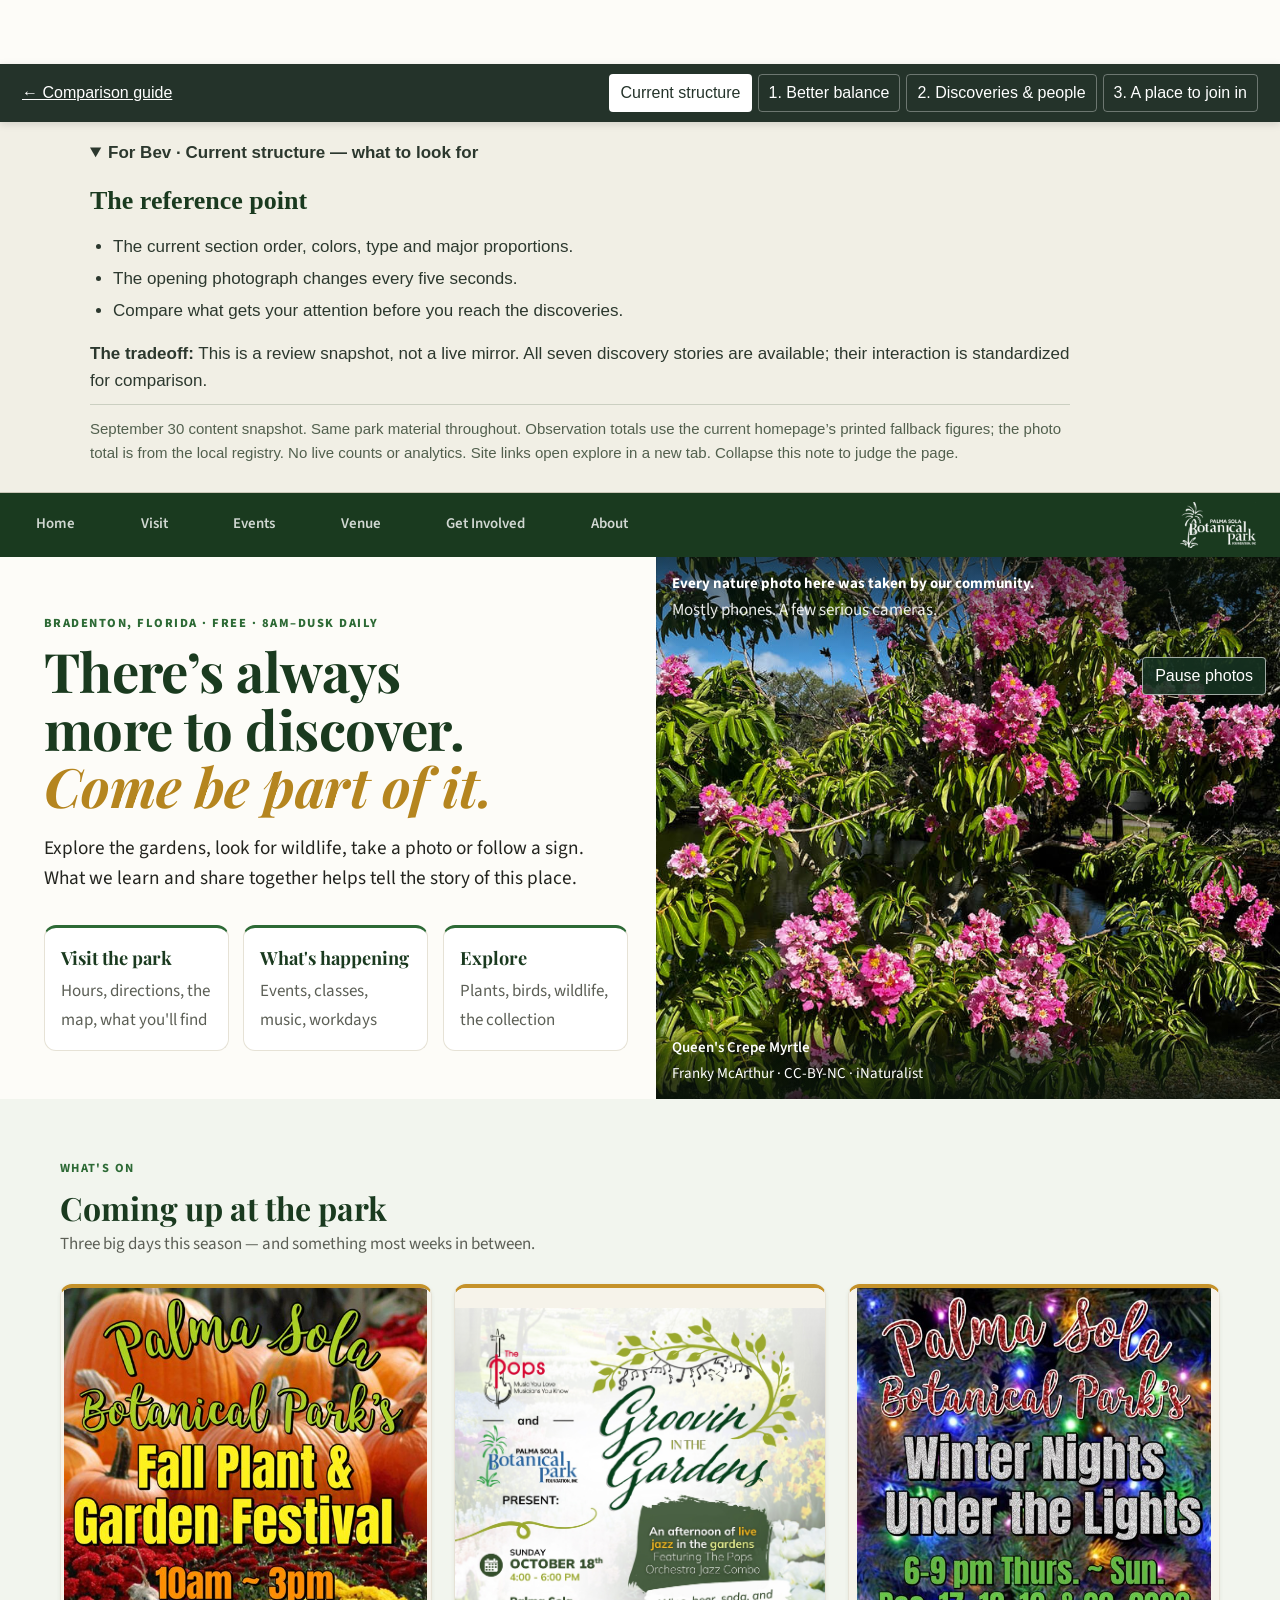
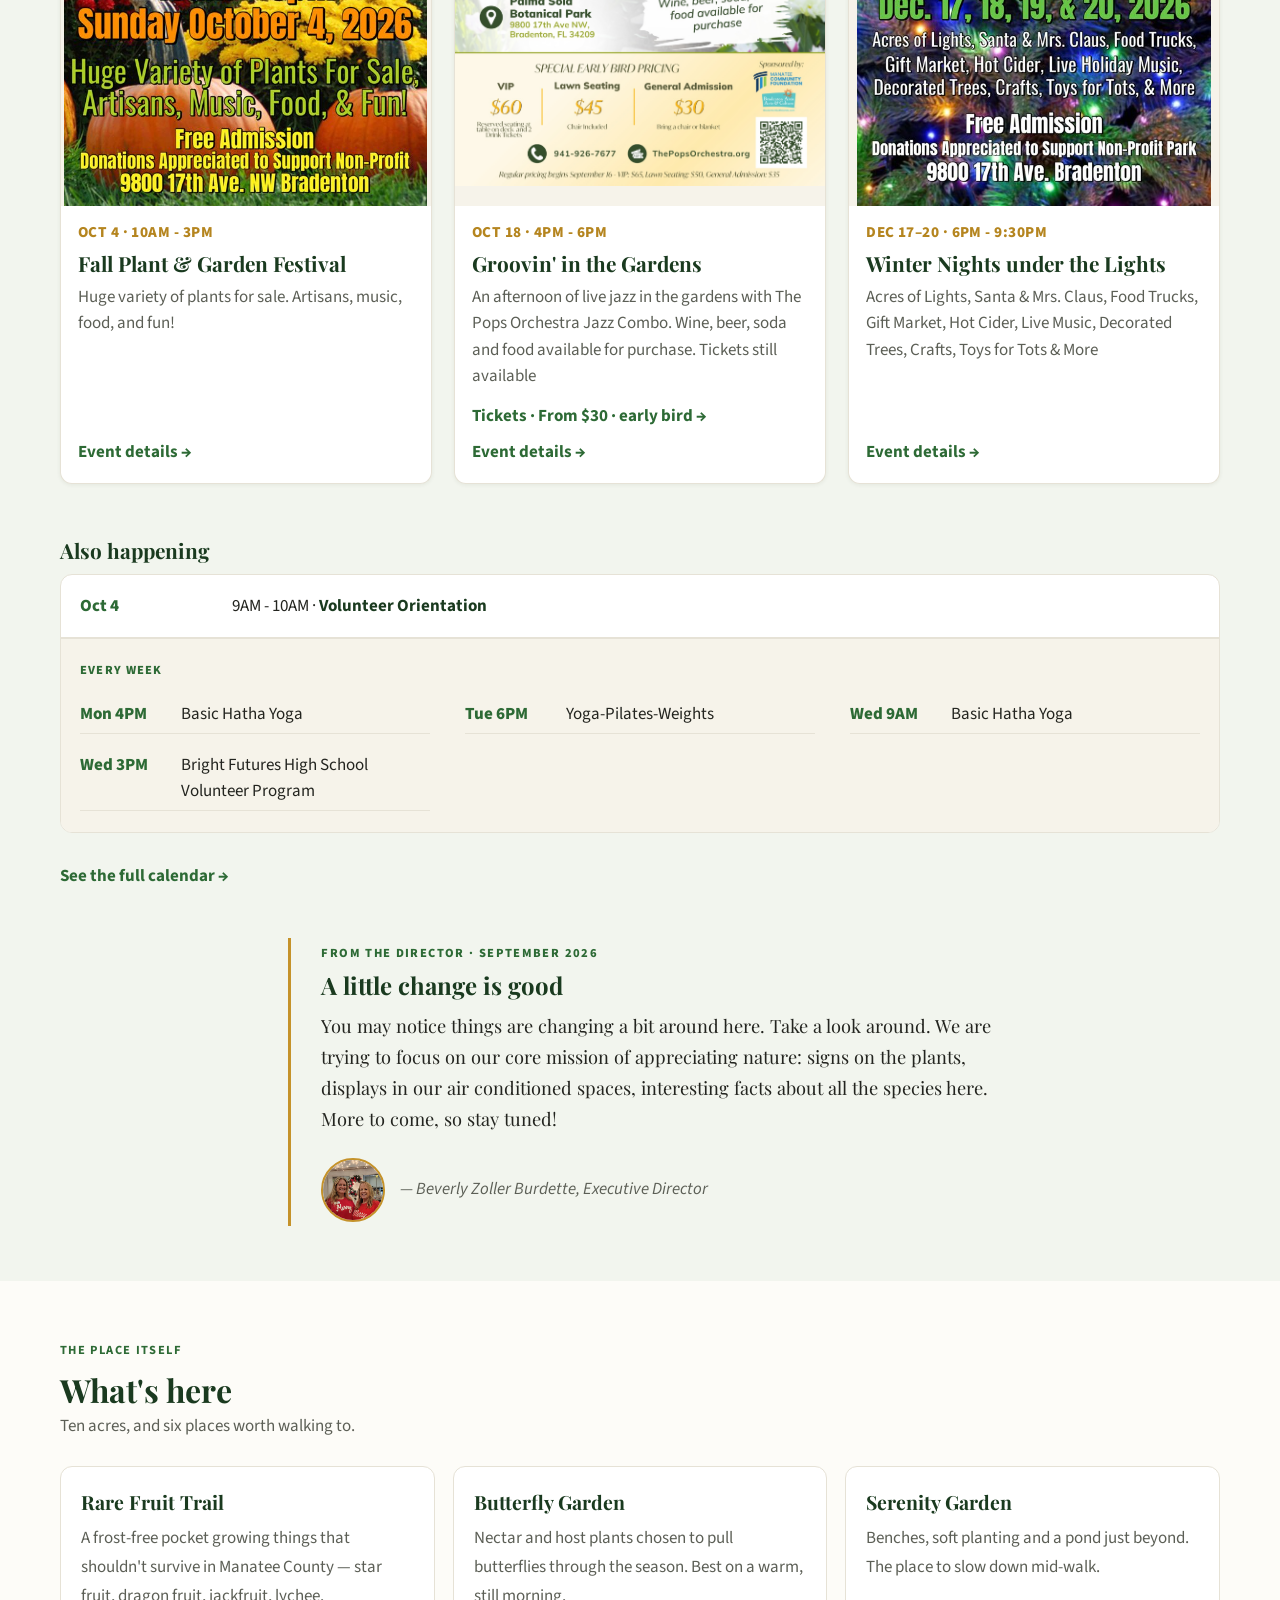
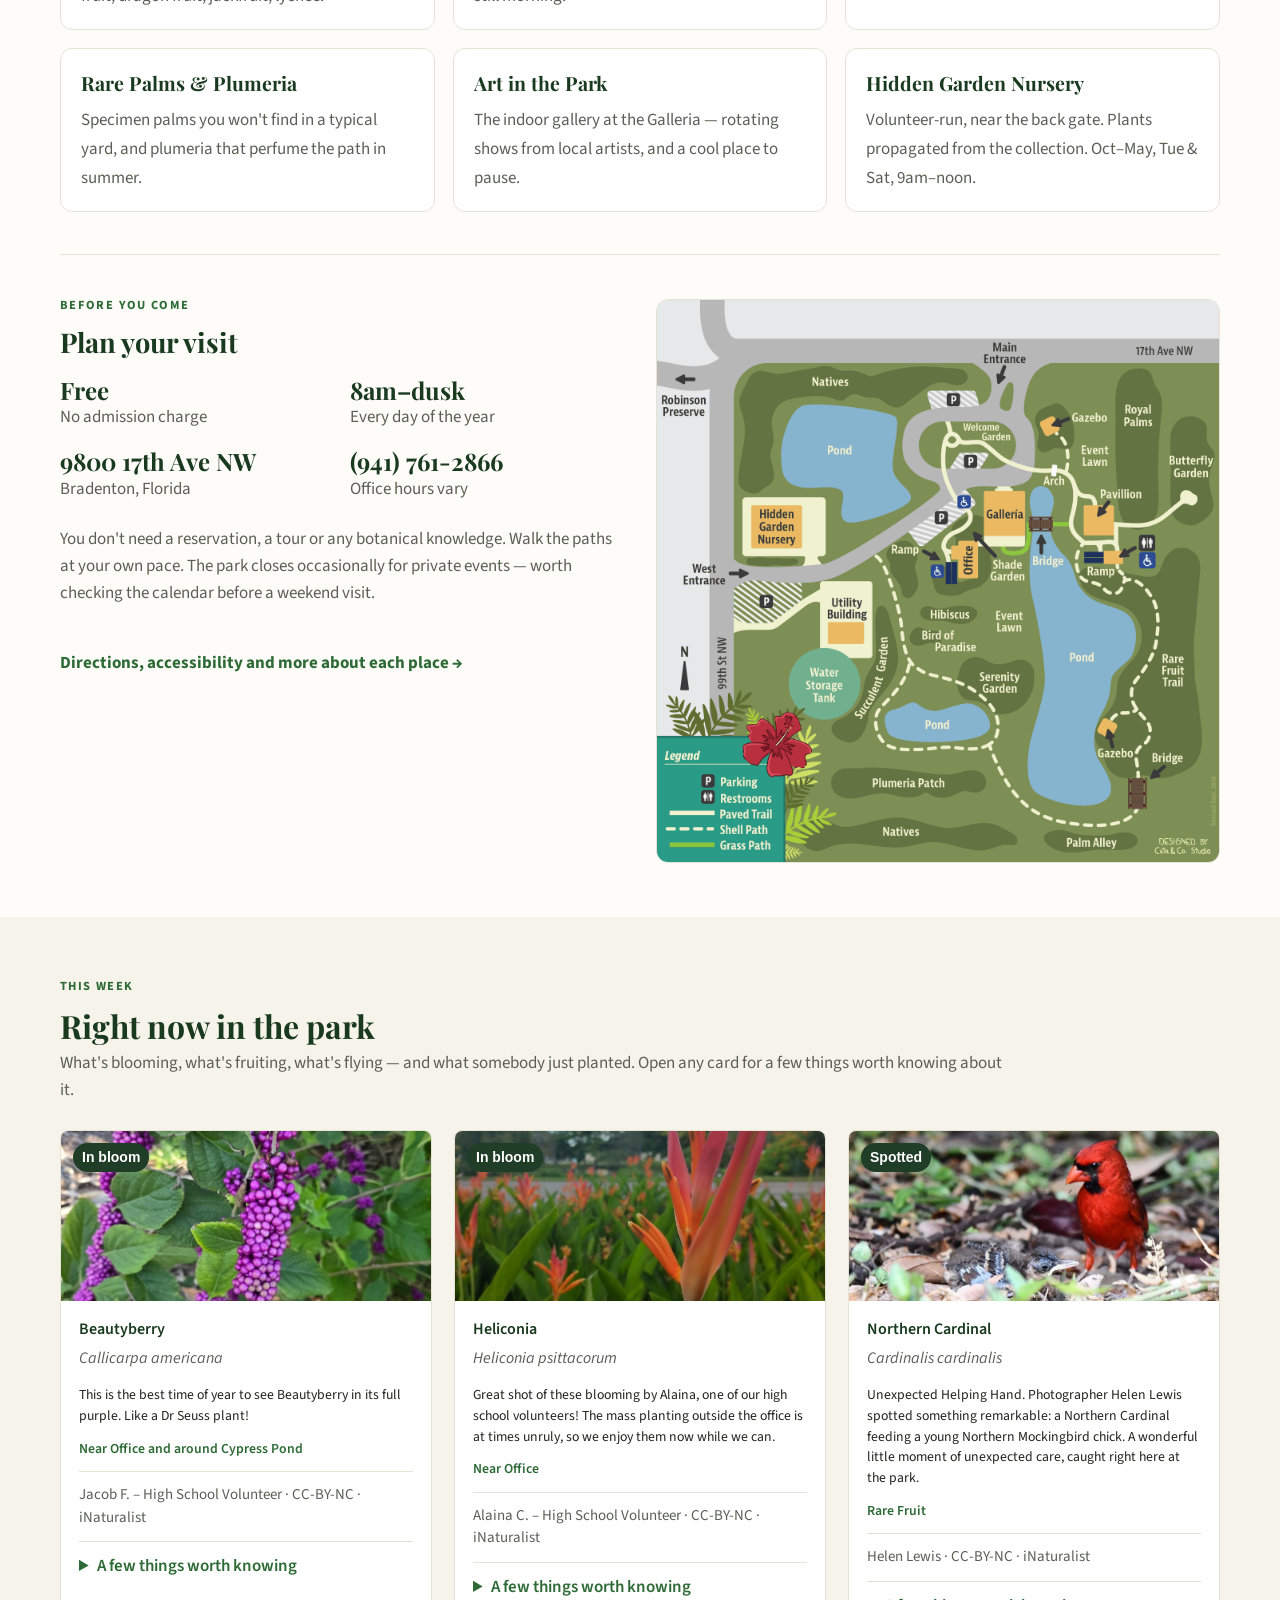
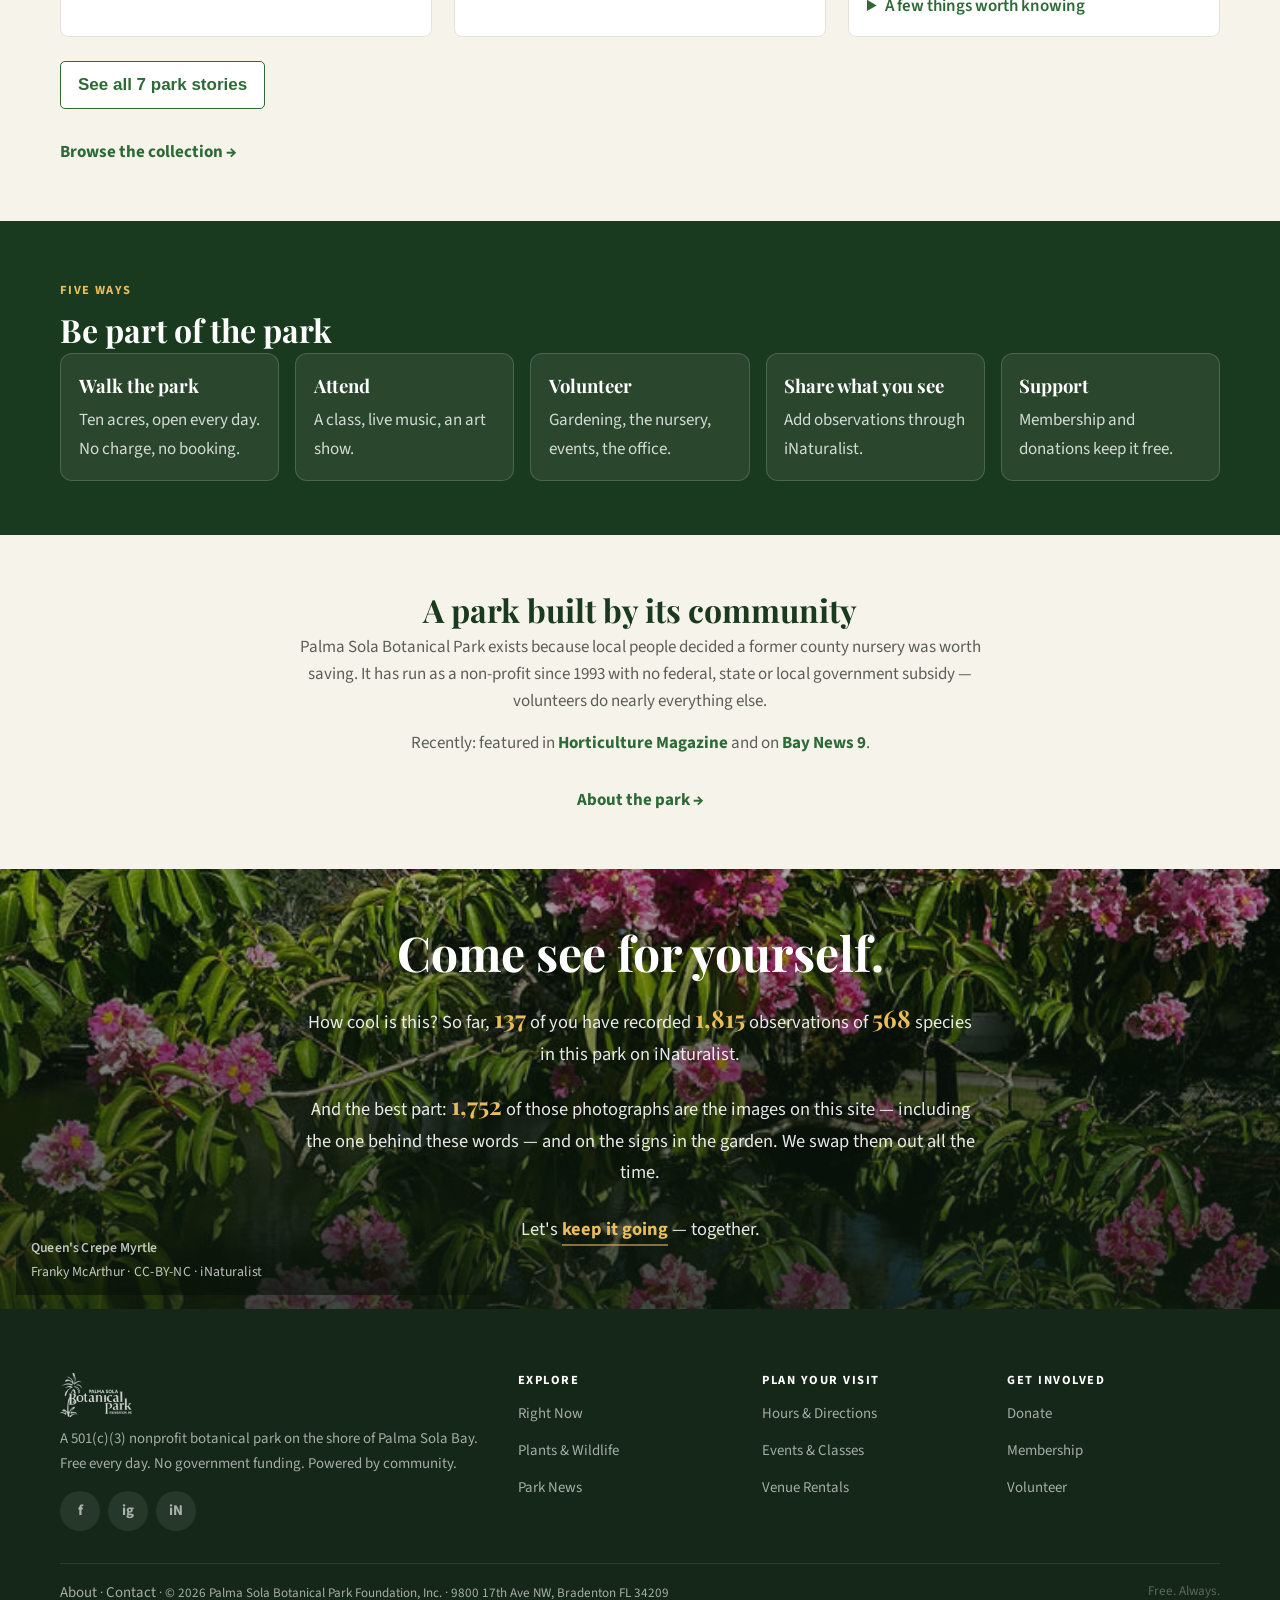
<file: homepage/current.html>
<!DOCTYPE html>
<html lang="en">
<head>
<meta charset="UTF-8">
<meta name="viewport" content="width=device-width, initial-scale=1">
<title>Current structure · Palma Sola Botanical Park · Bradenton, Florida</title>
<meta name="description" content="A subtropical garden on Palma Sola Bay in Bradenton, Florida. Free every day, 8am to dusk, run by the community that loves it.">
<link rel="icon" type="image/png" href="assets/images/favicon.png">
<link rel="apple-touch-icon" href="assets/images/favicon.png">
<link rel="preconnect" href="https://fonts.googleapis.com">
<link rel="preconnect" href="https://fonts.gstatic.com" crossorigin>
<link href="https://fonts.googleapis.com/css2?family=Playfair+Display:ital,wght@0,400;0,700;1,400&family=Source+Sans+3:wght@300;400;600;700&display=swap" rel="stylesheet">
<link rel="stylesheet" href="base.css">
<style>
section[id]{scroll-margin-top:78px}

/* ═══════════════════════════════════════════════════════════════════════
   index.html — rebuilt 2026-09-05 from a standalone concept page, since deleted.

   The order answers a visitor's first five minutes, not a site map:
     what is this place → what's on → what's here + how to come →
     what's interesting today → how to take part → who's behind it → come

   REMOVED in this rebuild, deliberately:
     · the "Seen lately" iNaturalist mosaic and its stats block — the page was
       becoming a nature-data site rather than a park's front door
     · the "Every acre. Yours to use." essay — cut to three sentences
     · "Your phone is a scientific instrument" as a headline — iNaturalist is
       now framed as participation, near the bottom
   All of that still exists on its own pages. Git has the old homepage.

   Kept: the hero slideshow, because the community-photo credit chain is the
   thing the park is proudest of and it belongs above the fold.
   ═══════════════════════════════════════════════════════════════════════ */

/* hero slideshow, carried over from the previous homepage */
.hero-slideshow{position:absolute;inset:0}
.hero-slide{position:absolute;inset:0;background-size:cover;background-position:center;
  opacity:0;transition:opacity 1.6s ease}
.hero-slide.on{opacity:1}
.hero-photo-note{position:absolute;top:0;left:0;right:0;z-index:3;
  padding:var(--s4) var(--s4) var(--s7);
  background:linear-gradient(rgba(8,18,9,.62),rgba(8,18,9,.22) 60%,transparent);
  color:rgba(255,255,255,.9);font-size:var(--t-xs);line-height:1.5;pointer-events:none}
.hero-photo-note strong{display:block;color:#fff;font-size:var(--t-sm);margin-bottom:.2rem}

.cx-note{background:#5d4a8a;color:#fff;padding:.7rem 1.5rem;font-size:var(--t-base);text-align:center;line-height:1.5}
.cx-note a{color:#fff;text-decoration:underline}

/* ── hero ─────────────────────────────────────────────────────────────── */
.cx-hero{display:grid;grid-template-columns:1fr;background:var(--paper)}
@media(min-width:900px){.cx-hero{grid-template-columns:1.05fr 1fr}}
.cx-hero-txt{padding:3.5rem 1.75rem 3rem;max-width:640px;margin-left:auto}
.cx-eyebrow{font-size:var(--t-cap);font-weight:800;letter-spacing:.12em;text-transform:uppercase;color:var(--green)}
/* Sized so the first sentence breaks as "There’s always / more to discover."
   and the italic line never wraps — down to a 360px phone (8.2em of italic at
   2.3rem is 302px). `balance` keeps desktop from breaking greedily after "more". */
.cx-h1{font-family:var(--serif);font-size:clamp(2.3rem,5vw,3.4rem);line-height:1.06;text-wrap:balance;color:var(--green-ink);margin:.5rem 0 0}
.cx-h1 em{display:block;font-style:italic;color:var(--gold)}
.cx-lede{font-size:1.2rem;line-height:1.6;color:var(--ink);margin:1.1rem 0 0;max-width:34em}
.cx-hero-img{min-height:340px;background:center/cover no-repeat}
/* Parenthetical, not a warning. It used to be a gold pill directly under the
   eyebrow, which gave one closed afternoon the weight of a site-wide alert. */
.cx-closenote{margin:.8rem 0 0;font-size:var(--t-base);color:var(--ink-soft)}
.cx-closenote::before{content:"🔒";margin-right:.4rem;opacity:.65}

/* three ways in */
.cx-ways{display:grid;gap:.9rem;margin:1.9rem 0 0;grid-template-columns:1fr}
@media(min-width:560px){.cx-ways{grid-template-columns:repeat(3,1fr)}}
.cx-way{display:block;background:var(--surface);border:1px solid var(--rule);border-top:3px solid var(--green);
  border-radius:var(--r);padding:.95rem 1rem;text-decoration:none}
.cx-way:hover{border-top-color:var(--gold-mark)}
.cx-way b{display:block;font-family:var(--serif);font-size:1.14rem;color:var(--green-ink);margin-bottom:.2rem}
.cx-way span{font-size:var(--t-base);color:var(--ink-soft);line-height:1.45}

/* ── shared section furniture ─────────────────────────────────────────── */
.cx-sec{padding:3.4rem 1.5rem}
.cx-in{max-width:1160px;margin:0 auto}
.cx-title{font-family:var(--serif);font-size:2rem;color:var(--green-ink);margin:.15rem 0 .3rem;line-height:1.15}
.cx-sub{font-size:var(--t-base);color:var(--ink-soft);margin:0 0 1.6rem;line-height:1.6;max-width:56em}
.cx-more{display:inline-block;margin-top:1.8rem;font-size:var(--t-base);font-weight:700;color:var(--green)}

/* ── what's happening ─────────────────────────────────────────────────── */
.cx-bill{display:grid;gap:1.4rem;grid-template-columns:1fr}
@media(min-width:820px){.cx-bill{grid-template-columns:repeat(3,1fr)}}
.cx-post{background:var(--surface);border:1px solid var(--rule);border-top:4px solid var(--gold-mark);
  border-radius:var(--r);overflow:hidden;display:flex;flex-direction:column}
.cx-post-art{aspect-ratio:5/7;background:var(--sunk);overflow:hidden}
.cx-post-art img{width:100%;height:100%;object-fit:contain;display:block}
.cx-post-b{padding:.9rem 1.05rem 1.1rem;display:flex;flex-direction:column;flex:1}
.cx-when{font-size:.95rem;font-weight:800;letter-spacing:.03em;text-transform:uppercase;color:var(--gold)}
.cx-post h3{margin:.25rem 0 0;font-size:1.28rem;line-height:1.25;color:var(--green-ink)}
.cx-post p{margin:.5rem 0 0;font-size:var(--t-base);line-height:1.55;color:var(--ink-soft)}
.cx-post a.go{margin-top:auto;padding-top:.8rem;font-size:var(--t-base);font-weight:700;color:var(--green)}

.cx-next{margin-top:2rem;background:var(--surface);border:1px solid var(--rule);border-radius:var(--r);overflow:hidden}
.cx-row{display:flex;gap:1rem;align-items:baseline;padding:1.05rem 1.2rem;border-bottom:1px solid var(--rule)}
.cx-row:last-child{border-bottom:0}
.cx-row .d{flex:0 0 8.5rem;font-size:var(--t-base);font-weight:800;color:var(--green)}
.cx-row .t{font-size:var(--t-base);color:var(--ink)}
.cx-row .t b{color:var(--green-ink)}
.cx-row.closed{background:var(--sunk)}
/* The standing classes. One entry per sheet row, in a compact grid so each is
   delineated instead of running into the next — five items, two or three
   columns, rather than five sparse dated rows. */
.cx-weekly{padding:1.3rem 1.2rem;background:var(--sunk);border-top:1px solid var(--rule)}
.cx-weeklab{display:block;font-size:var(--t-cap);font-weight:800;letter-spacing:.09em;
  text-transform:uppercase;color:var(--green);margin-bottom:.9rem}
.cx-wkgrid{display:grid;gap:.75rem 2.2rem;grid-template-columns:1fr}
@media(min-width:560px){.cx-wkgrid{grid-template-columns:repeat(2,1fr)}}
@media(min-width:980px){.cx-wkgrid{grid-template-columns:repeat(3,1fr)}}
.cx-wk{display:flex;gap:.7rem;align-items:baseline;font-size:var(--t-base);line-height:1.55;
  padding:.35rem 0;border-bottom:1px solid var(--rule)}
.cx-wkwhen{flex:0 0 5.6rem;font-weight:800;color:var(--green);white-space:nowrap}
.cx-wkwhat{color:var(--ink)}
/* Series attribution on a dated row — present, not shouting. */
.cx-ser{color:var(--ink-soft)}
.cx-row.closed .d,.cx-row.closed .t{color:var(--ink-soft)}

/* ── what's here ──────────────────────────────────────────────────────── */
.cx-tiles{display:grid;gap:1.1rem;grid-template-columns:1fr}
@media(min-width:640px){.cx-tiles{grid-template-columns:repeat(2,1fr)}}
@media(min-width:980px){.cx-tiles{grid-template-columns:repeat(3,1fr)}}
.cx-tile{background:var(--surface);border:1px solid var(--rule);border-radius:var(--r);padding:1.15rem 1.25rem}
.cx-tile b{display:block;font-family:var(--serif);font-size:1.22rem;color:var(--green-ink);margin-bottom:.35rem}
.cx-tile span{font-size:var(--t-base);line-height:1.6;color:var(--ink-soft)}

/* ── plan your visit ──────────────────────────────────────────────────── */
.cx-plan{display:grid;gap:2rem;grid-template-columns:1fr;align-items:start}
/* On a phone the map used to sit below the facts, the paragraph and a link —
   so the one thing that actually orients you was last. It now leads, and the
   desktop composition is unchanged (text left, map right) via explicit
   column placement rather than source order. */
.cx-plan > .cx-map{order:-1}
@media(min-width:880px){
  .cx-plan{grid-template-columns:1fr 1fr}
  .cx-plan > *{order:0}
  /* Pull the map up level with "Before you come" rather than with the first
     fact. The heading only spans the left column, so a top-aligned map started
     roughly 5rem lower than the section did and read as sunk. */
  .cx-plan > .cx-map{grid-column:2;grid-row:1;margin-top:-4.9rem}
}
.cx-facts{display:grid;gap:1rem;grid-template-columns:repeat(2,1fr);margin-bottom:1.4rem}
.cx-fact b{display:block;font-family:var(--serif);font-size:1.5rem;color:var(--green-ink);line-height:1.1}
.cx-fact span{font-size:var(--t-base);color:var(--ink-soft)}
.cx-map{border:1px solid var(--rule);border-radius:var(--r);overflow:hidden;background:var(--surface)}
.cx-map img{width:100%;display:block}
.cx-maplab{padding:.7rem .9rem;font-size:var(--t-base);color:var(--ink-soft);border-top:1px solid var(--rule)}

/* ── right now ────────────────────────────────────────────────────────── */
.cx-rn{display:grid;gap:1.1rem;grid-template-columns:1fr}
@media(min-width:700px){.cx-rn{grid-template-columns:repeat(2,1fr)}}
@media(min-width:1000px){.cx-rn{grid-template-columns:repeat(4,1fr)}}
.cx-rncard{background:var(--surface);border:1px solid var(--rule);border-radius:var(--r);overflow:hidden}
.cx-rnart{height:150px;background:var(--sunk);position:relative}
.cx-chip{position:absolute;top:.6rem;left:.6rem;font-size:.72rem;font-weight:800;letter-spacing:.05em;
  text-transform:uppercase;padding:.24rem .62rem;border-radius:20px;box-shadow:0 1px 5px rgba(0,0,0,.25)}
.cx-rnb{padding:.85rem 1rem 1rem}
.cx-rnb b{display:block;font-size:1.05rem;color:var(--green-ink)}
.cx-rnb i{display:block;font-size:var(--t-base);color:var(--ink-soft);font-style:italic;margin-top:.1rem}
.cx-rnb span{display:block;font-size:var(--t-base);color:var(--green);font-weight:600;margin-top:.5rem}

/* ── collection / participate ─────────────────────────────────────────── */
.cx-stats{display:flex;flex-wrap:wrap;gap:2.4rem;margin:.4rem 0 1.4rem}
.cx-stat b{display:block;font-family:var(--serif);font-size:2.4rem;color:var(--green-ink);line-height:1}
.cx-stat span{font-size:var(--t-base);color:var(--ink-soft)}

/* ── be part of it ────────────────────────────────────────────────────── */
.cx-ways2{display:grid;gap:1rem;grid-template-columns:1fr}
@media(min-width:640px){.cx-ways2{grid-template-columns:repeat(2,1fr)}}
@media(min-width:1000px){.cx-ways2{grid-template-columns:repeat(5,1fr)}}
.cx-w2{display:block;text-decoration:none;background:rgba(255,255,255,.07);
  border:1px solid rgba(255,255,255,.16);border-radius:var(--r);padding:1rem 1.1rem;
  transition:background .15s,border-color .15s}
.cx-w2:hover{background:rgba(255,255,255,.13);border-color:var(--gold-light)}
.cx-w2 b{display:block;font-family:var(--serif);font-size:1.16rem;color:#fff;margin-bottom:.25rem}
.cx-w2 span{font-size:var(--t-base);line-height:1.5;color:rgba(255,255,255,.8)}

/* ── closing ──────────────────────────────────────────────────────────── */
.cx-close{position:relative;min-height:440px;display:flex;align-items:center;justify-content:center;
  text-align:center;background:center/cover no-repeat;color:#fff;padding:3rem 1.5rem}
.cx-close::before{content:"";position:absolute;inset:0;background:linear-gradient(180deg,rgba(12,26,14,.35),rgba(12,26,14,.78))}
.cx-close > div{position:relative;z-index:2;max-width:40em}
.cx-close h2{font-family:var(--serif);font-size:clamp(2.2rem,5vw,3rem);color:#fff;line-height:1.1;margin:0 0 .8rem}
.cx-close p{font-size:1.15rem;line-height:1.7;color:rgba(255,255,255,.9);margin:0 0 .4rem}
/* Numbers set in the serif, slightly larger and in gold, so they carry inside
   a sentence without the sentence turning into a scoreboard. */
.cx-tally{margin:1.2rem 0 .9rem !important;font-size:1.22rem;line-height:1.75}
.cx-keepgoing{margin-top:1.6rem !important;font-size:1.32rem}
.cx-keepgoing a{color:var(--gold-light);font-weight:700;
  border-bottom:2px solid rgba(234,188,90,.55);padding-bottom:.1rem;text-decoration:none}
.cx-keepgoing a:hover{border-bottom-color:var(--gold-light);text-decoration:none}
.cx-close p b{font-family:var(--serif);font-size:1.32em;color:var(--gold-light);font-weight:700}
/* The credit plate here sits beneath a paragraph of copy rather than over a
   bare photograph, so it is dialled back — the full-strength version competes
   with the text it is under. */
/* Selector is .cx-close > .photo-attr--muted (0,2,0) on purpose: the sibling
   rule `.cx-close > div` is 0,1,1 and beat a bare .photo-attr--muted, forcing
   position:relative back on and turning the credit into a flex item squeezed
   into a narrow column over the copy. Two classes outrank one class + a type. */
.cx-close > .photo-attr--muted{
  /* .cx-close is text-align:center and that cascades in. The credit LINE is a
     flex row so it ignores it, but the species line is plain text and centred
     itself inside the plate — which read as a random indent above a
     left-aligned line. A credit plate is always left-aligned. */
  text-align:left;
  position:absolute; left:1rem; right:1rem; bottom:.9rem; z-index:3;
  opacity:.72; max-width:32rem;
  transform:scale(.92); transform-origin:left bottom;
}
.cx-close > .photo-attr--muted .attr-by{color:rgba(234,188,90,.85)}
/* STAYS ABSOLUTE AT EVERY WIDTH. It was switched to position:static on phones,
   which made it a flex item inside .cx-close — a centring flex container — so
   it collapsed into a narrow column stacked on top of the copy. The section
   reserves room for it below instead. */
@media(max-width:640px){
  .cx-close > .photo-attr--muted{transform:scale(.86);opacity:.8;left:.9rem;right:.9rem;bottom:.7rem}
  .cx-close{padding-bottom:6rem}
}
</style>
<meta name="robots" content="noindex,nofollow"><link rel="stylesheet" href="review.css"></head>
<body class="review current"><div class="review-bar"><a href="../index.html">← Comparison guide</a><nav aria-label="Compare homepages"><a href="current.html" aria-current="page">Current structure</a><a href="balance.html">1. Better balance</a><a href="discover.html">2. Discoveries &amp; people</a><a href="participate.html">3. A place to join in</a></nav></div><details class="primer" open><summary>For Bev · Current structure — what to look for</summary><div class="primer-inner"><h2>The reference point</h2><ul><li>The current section order, colors, type and major proportions.</li><li>The opening photograph changes every five seconds.</li><li>Compare what gets your attention before you reach the discoveries.</li></ul><p><strong>The tradeoff:</strong> This is a review snapshot, not a live mirror. All seven discovery stories are available; their interaction is standardized for comparison.</p><p class="snapshot">September 30 content snapshot. Same park material throughout. Observation totals use the current homepage’s printed fallback figures; the photo total is from the local registry. No live counts or analytics. Site links open explore in a new tab. Collapse this note to judge the page.</p></div></details>
<style>
  /* Top-nav spacing + hover dropdowns (desktop only; mobile uses the grouped list) */
  @media (min-width:861px){
    #site-nav .nav-links{display:flex;align-items:stretch;gap:2.6rem;height:64px}
    #site-nav .nav-links > li{display:flex;align-items:center;margin:0;padding:0}
    #site-nav .nav-links > li.has-sub{position:relative}
    #site-nav .subnav{
      position:absolute;top:100%;left:0;min-width:192px;margin:0;padding:.4rem 0;
      list-style:none;background:var(--green-deep);
      border-top:2px solid var(--gold);border-radius:0 0 10px 10px;
      box-shadow:0 16px 32px rgba(0,0,0,.32);
      opacity:0;visibility:hidden;pointer-events:none;
      transform:translateY(-6px);transition:opacity .15s ease,transform .15s ease;z-index:950;
    }
    #site-nav .nav-links > li.has-sub:last-child .subnav{left:auto;right:0}
    #site-nav .nav-links > li.has-sub:hover > .subnav,
    #site-nav .nav-links > li.has-sub:focus-within > .subnav{
      opacity:1;visibility:visible;pointer-events:auto;transform:translateY(0);
    }
    #site-nav .subnav li{display:block;margin:0}
    #site-nav .subnav a{
      display:block;padding:.5rem 1.15rem;white-space:nowrap;border-bottom:0;
      font-size:.95rem;font-weight:600;letter-spacing:.02em;color:rgba(255,255,255,.82);
    }
    #site-nav .subnav a:hover,#site-nav .subnav a:focus{background:rgba(255,255,255,.10);color:var(--white)}
  }
  @media (min-width:861px) and (max-width:1100px){#site-nav .nav-links{gap:1.7rem}}
  /* Mobile: grouped sub-items under each top link inside the hamburger panel.

     The panel paints its own background here, exactly as the desktop .subnav
     above does, instead of inheriting one from the stylesheet. It used not to,
     and that is what broke it: these link colours were white — chosen to match
     the dark-green desktop dropdowns — while the panel background came from
     psbp.css, which is white. White on white. Every entry was still in the page
     and still tappable; none of the sub-entries could be seen.

     Keeping background and text together in one block means the menu renders
     correctly whether a page loads psbp.css or the older site.css, and cannot
     be broken again by a change to either. Every var() below carries a literal
     fallback for the same reason. */
  #navMobile{background:#fff}
  #navMobile .nm-top{
    font-weight:700;color:var(--green-deep,#1a3a1f);
    border-top:1px solid var(--border,#e6e2d6);margin-top:.35rem;
  }
  #navMobile .nm-top:first-child{border-top:0;margin-top:0}
  #navMobile .nm-sub{padding-left:2.4rem;font-size:.95rem;font-weight:500;color:var(--text-soft,#5c5f56)}
  #navMobile .nm-sub:hover,#navMobile .nm-sub:focus{color:var(--green-deep,#1a3a1f)}
  /* Make the open mobile menu fit the screen and scroll inside itself —
     otherwise the list overflows past the viewport and can't be reached,
     and touch-scroll leaks through to the page behind it. */
  #navMobile{max-height:calc(100vh - 64px);max-height:calc(100dvh - 64px);overflow-y:auto;-webkit-overflow-scrolling:touch;overscroll-behavior:contain}
</style>
<nav id="site-nav">
  <ul class="nav-links">
    <li class="has-sub">
      <a target="_blank" rel="noopener" href="https://palma-sola-botanical-park.github.io/explore/index.html">Home</a>
      <ul class="subnav">
        <li><a target="_blank" rel="noopener" href="https://palma-sola-botanical-park.github.io/explore/index.html">Welcome</a></li>
        <li><a target="_blank" rel="noopener" href="https://palma-sola-botanical-park.github.io/explore/index.html#happening">What's On</a></li>
        <li><a target="_blank" rel="noopener" href="https://palma-sola-botanical-park.github.io/explore/index.html#whatsHere">What's Here</a></li>
        <li><a target="_blank" rel="noopener" href="https://palma-sola-botanical-park.github.io/explore/index.html#rightNowSection">Right Now</a></li>
        <li><a target="_blank" rel="noopener" href="https://palma-sola-botanical-park.github.io/explore/news.html">News</a></li>
      </ul>
    </li>
    <li class="has-sub">
      <a target="_blank" rel="noopener" href="https://palma-sola-botanical-park.github.io/explore/visit.html">Visit</a>
      <ul class="subnav">
        <li><a target="_blank" rel="noopener" href="https://palma-sola-botanical-park.github.io/explore/visit.html#getting-here">Getting here</a></li>
        <li><a target="_blank" rel="noopener" href="https://palma-sola-botanical-park.github.io/explore/visit.html#the-layout">Park Map</a></li>
        <li><a target="_blank" rel="noopener" href="https://palma-sola-botanical-park.github.io/explore/visit.html#wander">Where to wander</a></li>
        <li><a target="_blank" rel="noopener" href="https://palma-sola-botanical-park.github.io/explore/visit.html#tours">Tours</a></li>
      </ul>
    </li>
    <li class="has-sub">
      <a target="_blank" rel="noopener" href="https://palma-sola-botanical-park.github.io/explore/events.html">Events</a>
      <ul class="subnav">
        <li><a target="_blank" rel="noopener" href="https://palma-sola-botanical-park.github.io/explore/events.html#weeks">Next 2 Weeks</a></li>
        <li><a target="_blank" rel="noopener" href="https://palma-sola-botanical-park.github.io/explore/events.html#calendar">Full Schedule</a></li>
      </ul>
    </li>
    <li class="has-sub">
      <a target="_blank" rel="noopener" href="https://palma-sola-botanical-park.github.io/explore/venue.html">Venue</a>
      <ul class="subnav">
        <li><a target="_blank" rel="noopener" href="https://palma-sola-botanical-park.github.io/explore/venue.html#weddings">Weddings</a></li>
        <li><a target="_blank" rel="noopener" href="https://palma-sola-botanical-park.github.io/explore/venue.html#rentals">Other Events</a></li>
        <li><a target="_blank" rel="noopener" href="https://palma-sola-botanical-park.github.io/explore/venue.html#layout">Park Map</a></li>
      </ul>
    </li>
    <li class="has-sub">
      <a target="_blank" rel="noopener" href="https://palma-sola-botanical-park.github.io/explore/get-involved.html">Get Involved</a>
      <ul class="subnav">
        <li><a target="_blank" rel="noopener" href="https://palma-sola-botanical-park.github.io/explore/get-involved.html#donate">Donate</a></li>
        <li><a target="_blank" rel="noopener" href="https://palma-sola-botanical-park.github.io/explore/get-involved.html#member">Membership</a></li>
        <li><a target="_blank" rel="noopener" href="https://palma-sola-botanical-park.github.io/explore/get-involved.html#volunteer">Volunteering</a></li>
        <li><a target="_blank" rel="noopener" href="https://palma-sola-botanical-park.github.io/explore/get-involved.html#citizen-science">Citizen Science</a></li>
      </ul>
    </li>
    <li class="has-sub">
      <a target="_blank" rel="noopener" href="https://palma-sola-botanical-park.github.io/explore/contact.html">About</a>
      <ul class="subnav">
        <li><a target="_blank" rel="noopener" href="https://palma-sola-botanical-park.github.io/explore/contact.html#story">Our Story</a></li>
        <li><a target="_blank" rel="noopener" href="https://palma-sola-botanical-park.github.io/explore/contact.html#organization">Our People</a></li>
        <li><a target="_blank" rel="noopener" href="https://palma-sola-botanical-park.github.io/explore/contact.html#mission">Our Mission</a></li>
        <li><a target="_blank" rel="noopener" href="https://palma-sola-botanical-park.github.io/explore/contact.html#community-links">Our Partners</a></li>
        <li><a target="_blank" rel="noopener" href="https://palma-sola-botanical-park.github.io/explore/contact.html#visit">Contact Us</a></li>
      </ul>
    </li>
  </ul>
  <a target="_blank" rel="noopener" href="https://palma-sola-botanical-park.github.io/explore/index.html" class="nav-logo">
    <img src="assets/images/white_PSBP_logo.png" alt="Palma Sola Botanical Park">
  </a>
  <button class="nav-hamburger" id="navHamburger" aria-label="Menu">
    <span></span><span></span><span></span>
  </button>
</nav>
<div class="nav-mobile" id="navMobile">
  <a target="_blank" rel="noopener" href="https://palma-sola-botanical-park.github.io/explore/index.html" class="nm-top">Home</a>
  <a target="_blank" rel="noopener" href="https://palma-sola-botanical-park.github.io/explore/index.html" class="nm-sub">Welcome</a>
  <a target="_blank" rel="noopener" href="https://palma-sola-botanical-park.github.io/explore/index.html#happening" class="nm-sub">What's On</a>
  <a target="_blank" rel="noopener" href="https://palma-sola-botanical-park.github.io/explore/index.html#whatsHere" class="nm-sub">What's Here</a>
  <a target="_blank" rel="noopener" href="https://palma-sola-botanical-park.github.io/explore/index.html#rightNowSection" class="nm-sub">Right Now</a>
  <a target="_blank" rel="noopener" href="https://palma-sola-botanical-park.github.io/explore/news.html" class="nm-sub">News</a>
  <a target="_blank" rel="noopener" href="https://palma-sola-botanical-park.github.io/explore/visit.html" class="nm-top">Visit</a>
  <a target="_blank" rel="noopener" href="https://palma-sola-botanical-park.github.io/explore/visit.html#getting-here" class="nm-sub">Getting here</a>
  <a target="_blank" rel="noopener" href="https://palma-sola-botanical-park.github.io/explore/visit.html#the-layout" class="nm-sub">Park Map</a>
  <a target="_blank" rel="noopener" href="https://palma-sola-botanical-park.github.io/explore/visit.html#wander" class="nm-sub">Where to wander</a>
  <a target="_blank" rel="noopener" href="https://palma-sola-botanical-park.github.io/explore/visit.html#tours" class="nm-sub">Tours</a>
  <a target="_blank" rel="noopener" href="https://palma-sola-botanical-park.github.io/explore/events.html" class="nm-top">Events</a>
  <a target="_blank" rel="noopener" href="https://palma-sola-botanical-park.github.io/explore/events.html#weeks" class="nm-sub">Next 2 Weeks</a>
  <a target="_blank" rel="noopener" href="https://palma-sola-botanical-park.github.io/explore/events.html#calendar" class="nm-sub">Full Schedule</a>
  <a target="_blank" rel="noopener" href="https://palma-sola-botanical-park.github.io/explore/venue.html" class="nm-top">Venue</a>
  <a target="_blank" rel="noopener" href="https://palma-sola-botanical-park.github.io/explore/venue.html#weddings" class="nm-sub">Weddings</a>
  <a target="_blank" rel="noopener" href="https://palma-sola-botanical-park.github.io/explore/venue.html#rentals" class="nm-sub">Other Events</a>
  <a target="_blank" rel="noopener" href="https://palma-sola-botanical-park.github.io/explore/venue.html#layout" class="nm-sub">Park Map</a>
  <a target="_blank" rel="noopener" href="https://palma-sola-botanical-park.github.io/explore/get-involved.html" class="nm-top">Get Involved</a>
  <a target="_blank" rel="noopener" href="https://palma-sola-botanical-park.github.io/explore/get-involved.html#donate" class="nm-sub">Donate</a>
  <a target="_blank" rel="noopener" href="https://palma-sola-botanical-park.github.io/explore/get-involved.html#member" class="nm-sub">Membership</a>
  <a target="_blank" rel="noopener" href="https://palma-sola-botanical-park.github.io/explore/get-involved.html#volunteer" class="nm-sub">Volunteering</a>
  <a target="_blank" rel="noopener" href="https://palma-sola-botanical-park.github.io/explore/get-involved.html#citizen-science" class="nm-sub">Citizen Science</a>
  <a target="_blank" rel="noopener" href="https://palma-sola-botanical-park.github.io/explore/contact.html" class="nm-top">About</a>
  <a target="_blank" rel="noopener" href="https://palma-sola-botanical-park.github.io/explore/contact.html#story" class="nm-sub">Our Story</a>
  <a target="_blank" rel="noopener" href="https://palma-sola-botanical-park.github.io/explore/contact.html#organization" class="nm-sub">Our People</a>
  <a target="_blank" rel="noopener" href="https://palma-sola-botanical-park.github.io/explore/contact.html#mission" class="nm-sub">Our Mission</a>
  <a target="_blank" rel="noopener" href="https://palma-sola-botanical-park.github.io/explore/contact.html#community-links" class="nm-sub">Our Partners</a>
  <a target="_blank" rel="noopener" href="https://palma-sola-botanical-park.github.io/explore/contact.html#visit" class="nm-sub">Contact Us</a>
</div><div class="cx-hero">
  <div class="cx-hero-txt">
    <div class="cx-eyebrow">Bradenton, Florida · Free · 8am–dusk daily</div>
    <h1 class="cx-h1">There’s always more to discover.<em>Come be part of it.</em></h1>
    <p class="cx-lede">
      Explore the gardens, look for wildlife, take a photo or follow a sign. What we learn
      and share together helps tell the story of this place.
    </p>

    
    <p class="cx-closenote" id="homeClosure" style="display:none"></p>

    
    <div class="cx-ways">
      <a class="cx-way" target="_blank" rel="noopener" href="https://palma-sola-botanical-park.github.io/explore/visit.html"><b>Visit the park</b><span>Hours, directions, the map, what you'll find</span></a>
      <a class="cx-way" target="_blank" rel="noopener" href="https://palma-sola-botanical-park.github.io/explore/events.html"><b>What's happening</b><span>Events, classes, music, workdays</span></a>
      <a class="cx-way" target="_blank" rel="noopener" href="https://palma-sola-botanical-park.github.io/explore/nature.html"><b>Explore</b><span>Plants, birds, wildlife, the collection</span></a>
    </div>
  </div>
  <div class="cx-hero-img" style="position:relative;overflow:hidden">
    <div class="hero-photo-note">
      <strong>Every nature photo here was taken by our community.</strong>
      Mostly phones. A few serious cameras.
    </div>
    <div class="hero-slideshow" id="heroSlides"><div class="hero-slide on" style="background-image:url('assets/photos/PSBP-00005/662740624.jpg');background-position:50% 50%"><div class="photo-attr"><span class="attr-species">Queen&#x27;s Crepe Myrtle</span><span class="attr-line">Franky McArthur · CC-BY-NC · iNaturalist</span></div></div><div class="hero-slide " style="background-image:url('assets/photos/PSBP-00056/731638176.jpg');background-position:50% 51%"><div class="photo-attr"><span class="attr-species">Heliconia</span><span class="attr-line">Alaina C. – High School Volunteer · CC-BY-NC · iNaturalist</span></div></div><div class="hero-slide " style="background-image:url('assets/photos/PSBP-99978/733901077.jpg');background-position:62% 40%"><div class="photo-attr"><span class="attr-species">Northern Cardinal</span><span class="attr-line">Helen Lewis · CC-BY-NC · iNaturalist</span></div></div></div><button class="photo-pause" id="pausePhotos" type="button" aria-pressed="false">Pause photos</button>
  </div>
</div>

<section class="cx-sec bg-wash" id="happening">
  <div class="cx-in">
    <span class="label">What's on</span>
    <h2 class="cx-title">Coming up at the park</h2>
    <p class="cx-sub">Three big days this season — and something most weeks in between.</p>

    <div class="cx-bill" id="homePosters"><article class="feat-card"><a class="feat-art" href="https://palma-sola-botanical-park.github.io/explore/images/events/fallplant.jpg" target="_blank" rel="noopener" aria-label="View Fall Plant &amp; Garden Festival flyer"><img class="feat-art-fg" src="assets/images/events/fallplant.jpg" alt="Fall Plant &amp; Garden Festival flyer"></a><div class="feat-body"><div class="feat-when">Oct 4 · 10AM - 3PM</div><h3 class="feat-title">Fall Plant &amp; Garden Festival</h3><p class="feat-desc">Huge variety of plants for sale. Artisans, music, food, and fun!</p><div class="feat-actions"><a class="feat-link" href="https://palma-sola-botanical-park.github.io/explore/events.html" target="_blank" rel="noopener">Event details →</a></div></div></article><article class="feat-card"><a class="feat-art" href="https://palma-sola-botanical-park.github.io/explore/images/events/groovin-2026.jpg" target="_blank" rel="noopener" aria-label="View Groovin&#x27; in the Gardens flyer"><img class="feat-art-fg" src="assets/images/events/groovin-2026.jpg" alt="Groovin&#x27; in the Gardens flyer"></a><div class="feat-body"><div class="feat-when">Oct 18 · 4PM - 6PM</div><h3 class="feat-title">Groovin&#x27; in the Gardens</h3><p class="feat-desc">An afternoon of live jazz in the gardens with The Pops Orchestra Jazz Combo. Wine, beer, soda and food available for purchase. Tickets still available</p><div class="feat-actions"><a class="feat-link" href="https://thepopsorchestra.app.getcuebox.com/o/21NL0B8D/shows/QLF5LXY1" target="_blank" rel="noopener">Tickets · From $30 · early bird →</a><a class="feat-link" href="https://palma-sola-botanical-park.github.io/explore/events.html" target="_blank" rel="noopener">Event details →</a></div></div></article><article class="feat-card"><a class="feat-art" href="https://palma-sola-botanical-park.github.io/explore/images/events/winternights.jpg" target="_blank" rel="noopener" aria-label="View Winter Nights under the Lights flyer"><img class="feat-art-fg" src="assets/images/events/winternights.jpg" alt="Winter Nights under the Lights flyer"></a><div class="feat-body"><div class="feat-when">Dec 17–20 · 6PM - 9:30PM</div><h3 class="feat-title">Winter Nights under the Lights</h3><p class="feat-desc">Acres of Lights, Santa &amp; Mrs. Claus, Food Trucks, Gift Market, Hot Cider, Live Music, Decorated Trees, Crafts, Toys for Tots &amp; More</p><div class="feat-actions"><a class="feat-link" href="https://palma-sola-botanical-park.github.io/explore/events.html" target="_blank" rel="noopener">Event details →</a></div></div></article></div>

    
    <h3 style="font-family:var(--serif);font-size:1.3rem;color:var(--green-ink);margin:3.4rem 0 .2rem">Also happening</h3>
    <div class="cx-next" id="homeUpcoming" style="margin-top:.7rem"><div class="cx-row"><span class="d">Oct 4</span><span class="t">9AM - 10AM · <b>Volunteer Orientation</b></span></div><div class="cx-weekly"><span class="cx-weeklab">Every week</span><div class="cx-wkgrid"><div class="cx-wk"><span class="cx-wkwhen">Mon 4PM</span><span class="cx-wkwhat">Basic Hatha Yoga</span></div><div class="cx-wk"><span class="cx-wkwhen">Tue 6PM</span><span class="cx-wkwhat">Yoga-Pilates-Weights</span></div><div class="cx-wk"><span class="cx-wkwhen">Wed 9AM</span><span class="cx-wkwhat">Basic Hatha Yoga</span></div><div class="cx-wk"><span class="cx-wkwhen">Wed 3PM</span><span class="cx-wkwhat">Bright Futures High School Volunteer Program</span></div></div></div></div>
    <a class="cx-more" target="_blank" rel="noopener" href="https://palma-sola-botanical-park.github.io/explore/events.html">See the full calendar →</a>

    
    <div id="dnoteWrap"><div class="dnote"><div class="dnote-lab">From the Director · September 2026</div><h3 class="dnote-title">A little change is good</h3><p class="dnote-body">You may notice things are changing a bit around here. Take a look around. We are trying to focus on our core mission of appreciating nature: signs on the plants, displays in our air conditioned spaces, interesting facts about all the species here. More to come, so stay tuned!</p><div class="dnote-sign"><img class="dnote-face" src="assets/images/staff/director.jpg" alt=""><span class="dnote-by">— Beverly Zoller Burdette, Executive Director</span></div></div></div>
  </div>
</section>

<section class="cx-sec bg-paper" id="whatsHere">
  <div class="cx-in">
    <span class="label">The place itself</span>
    <h2 class="cx-title">What's here</h2>
    <p class="cx-sub">Ten acres, and six places worth walking to.</p>

    <div class="cx-tiles">
      <div class="cx-tile"><b>Rare Fruit Trail</b><span>A frost-free pocket growing things that shouldn't survive in Manatee County — star fruit, dragon fruit, jackfruit, lychee.</span></div>
      <div class="cx-tile"><b>Butterfly Garden</b><span>Nectar and host plants chosen to pull butterflies through the season. Best on a warm, still morning.</span></div>
      <div class="cx-tile"><b>Serenity Garden</b><span>Benches, soft planting and a pond just beyond. The place to slow down mid-walk.</span></div>
      <div class="cx-tile"><b>Rare Palms &amp; Plumeria</b><span>Specimen palms you won't find in a typical yard, and plumeria that perfume the path in summer.</span></div>
      <div class="cx-tile"><b>Art in the Park</b><span>The indoor gallery at the Galleria — rotating shows from local artists, and a cool place to pause.</span></div>
      <div class="cx-tile"><b>Hidden Garden Nursery</b><span>Volunteer-run, near the back gate. Plants propagated from the collection. Oct–May, Tue &amp; Sat, 9am–noon.</span></div>
    </div>

    <hr style="border:0;border-top:1px solid var(--rule);margin:2.6rem 0 2.2rem">

    <span class="label">Before you come</span>
    <h2 class="cx-title" style="font-size:1.7rem">Plan your visit</h2>
    <div class="cx-plan" style="margin-top:1.2rem">
      <div>
        <div class="cx-facts">
          <div class="cx-fact"><b>Free</b><span>No admission charge</span></div>
          <div class="cx-fact"><b>8am–dusk</b><span>Every day of the year</span></div>
          <div class="cx-fact"><b>9800 17th Ave NW</b><span>Bradenton, Florida</span></div>
          <div class="cx-fact"><b>(941) 761-2866</b><span>Office hours vary</span></div>
        </div>
        <p class="cx-sub" style="margin-bottom:.8rem">
          You don't need a reservation, a tour or any botanical knowledge. Walk the paths at
          your own pace. The park closes occasionally for private events — worth checking the
          calendar before a weekend visit.
        </p>
        <a class="cx-more" target="_blank" rel="noopener" href="https://palma-sola-botanical-park.github.io/explore/visit.html">Directions, accessibility and more about each place →</a>
      </div>
      <div class="cx-map">
        <img src="assets/images/ParkMap.png" alt="Map of Palma Sola Botanical Park">
      </div>
    </div>
  </div>
</section>

<section class="cx-sec bg-sunk" id="rightNowSection">
  <div class="cx-in">
    <span class="label">This week</span>
    <h2 class="cx-title">Right now in the park</h2>
    
    <p class="cx-sub">What's blooming, what's fruiting, what's flying — and what somebody
      just planted. Open any card for a few things worth knowing about it.</p>
    <div class="review-stories" id="rightNowStrip"><article class="review-story"><div class="story-photo"><img loading="lazy" src="assets/photos/PSBP-00059/723780663.jpg" alt="Beautyberry" style="object-position:51% 47%"><span>In bloom</span></div><div class="story-copy"><h3>Beautyberry</h3><i>Callicarpa americana</i><p>This is the best time of year to see Beautyberry in its full purple. Like a Dr Seuss plant!</p><p class="story-location">Near Office and around Cypress Pond</p><div class="story-credit">Jacob F. – High School Volunteer · CC-BY-NC · iNaturalist</div><details><summary>A few things worth knowing</summary><p>Around the beginning of September, tight clusters of vivid purple fruit appear directly around the stems. At Palma Sola, that is when Beautyberry suddenly seems to be everywhere.</p><p>American Beautyberry is a Florida native. Ours grow around Cypress Pond and the office, and some appear to have seeded themselves into new spots.</p><p>The fruit is edible, though fresh Beautyberries are tart and not especially flavorful; they are more often made into jelly, with a lot of sugar.</p><a target="_blank" rel="noopener" href="https://palma-sola-botanical-park.github.io/explore/plants/PSBP-00059-Beautyberry.html">See the species page →</a></details></div></article><article class="review-story"><div class="story-photo"><img loading="lazy" src="assets/photos/PSBP-00056/731638176.jpg" alt="Heliconia" style="object-position:50% 51%"><span>In bloom</span></div><div class="story-copy"><h3>Heliconia</h3><i>Heliconia psittacorum</i><p>Great shot of these blooming by Alaina, one of our high school volunteers! The mass planting outside the office is at times unruly, so we enjoy them now while we can.</p><p class="story-location">Near Office</p><div class="story-credit">Alaina C. – High School Volunteer · CC-BY-NC · iNaturalist</div><details><summary>A few things worth knowing</summary><p>The showy orange bracts are not flowers — they are modified leaves. The actual flowers are the small structures tucked inside them. The bracts last for weeks after the true flowers have finished.</p><p>The curved bract shape is a near-exact match for a hummingbird bill. Plant and bird have been shaping each other through coevolution. In its native range, hummingbirds become territorial over specific heliconia plants, defending them as a private nectar supply.</p><a target="_blank" rel="noopener" href="https://palma-sola-botanical-park.github.io/explore/plants/PSBP-00056-Heliconia.html">See the species page →</a></details></div></article><article class="review-story"><div class="story-photo"><img loading="lazy" src="assets/photos/PSBP-99978/733901077.jpg" alt="Northern Cardinal" style="object-position:62% 40%"><span>Spotted</span></div><div class="story-copy"><h3>Northern Cardinal</h3><i>Cardinalis cardinalis</i><p>Unexpected Helping Hand. Photographer Helen Lewis spotted something remarkable: a Northern Cardinal feeding a young Northern Mockingbird chick. A wonderful little moment of unexpected care, caught right here at the park.</p><p class="story-location">Rare Fruit</p><div class="story-credit">Helen Lewis · CC-BY-NC · iNaturalist</div><details><summary>A few things worth knowing</summary><p>Males are bright red with a pointed crest and black face mask; females are warm buff-brown with red tinges. Both carry the same stout orange-red bill.</p><p>Both sexes sing. In many North American songbirds only the male does.</p><p>That heavy conical bill is a seed-cracker, opening tough seeds many birds cannot manage.</p><a target="_blank" rel="noopener" href="https://palma-sola-botanical-park.github.io/explore/wildlife/PSBP-99978-Northern-Cardinal.html">See the species page →</a></details></div></article><article class="review-story"><div class="story-photo"><img loading="lazy" src="assets/photos/PSBP-99936/715214448.jpg" alt="Eastern Lubber" style="object-position:53% 42%"><span>Spotted</span></div><div class="story-copy"><h3>Eastern Lubber</h3><i>Romalea microptera</i><p>Jenny caught this beast as she walked to the Galleria and took this great shot of its coloring. Beautiful and creepy at the same time.</p><p class="story-location">Office Decking</p><div class="story-credit">Jenny Gunter · CC-BY-NC · iNaturalist</div><details><summary>A few things worth knowing</summary><p>One of Florida&#x27;s largest grasshoppers, an adult Eastern Lubber can reach about three inches long.</p><p>The wings are too small for sustained flight. Adults mostly walk and climb, with only short hops when disturbed.</p><p>The black, yellow, orange or red coloration is a warning. Lubbers contain defensive chemicals and can release a foul-smelling froth when threatened.</p><a target="_blank" rel="noopener" href="https://palma-sola-botanical-park.github.io/explore/wildlife/PSBP-99936-Eastern-Lubber-Grasshopper.html">See the species page →</a></details></div></article><article class="review-story"><div class="story-photo"><img loading="lazy" src="assets/photos/PSBP-00125/681678865.jpg" alt="Golden Shower Tree" style="object-position:50% 50%"><span>In bloom</span></div><div class="story-copy"><h3>Golden Shower Tree</h3><i>Cassia fistula</i><p>To the left of the pavilion, between the butterfly garden and the rare fruit area is this hidden gem. Full glory of yellow right now!</p><p class="story-location">Near Butterfly Garden</p><div class="story-credit">Rob Carr · CC-BY-NC · iNaturalist</div><details><summary>A few things worth knowing</summary><p>Long chains of yellow flowers hang from the branches in late spring and early summer, briefly turning an otherwise inconspicuous tree into something much easier to spot.</p><p>The dark cylindrical pods that follow can reach about two feet long and stay on the tree through the winter.</p><p>Break open a mature pod and it isn&#x27;t one long hollow tube: the seeds sit in a row, separated by partitions, with dark pulp packed around them.</p><a target="_blank" rel="noopener" href="https://palma-sola-botanical-park.github.io/explore/plants/PSBP-00125-Golden-Shower-Tree.html">See the species page →</a></details></div></article><article class="review-story"><div class="story-photo"><img loading="lazy" src="assets/photos/PSBP-00010/703870944.jpg" alt="Geiger Tree" style="object-position:38% 57%"><span>In bloom</span></div><div class="story-copy"><h3>Geiger Tree</h3><i>Cordia sebestena</i><p>The Geiger Tree can be found in a couple spots. In the middle of the hibiscus garden in the field behind the office. Or in the welcome island. You passed in on the way in.</p><p class="story-location">Welcome Island and Hibiscus Garden</p><div class="story-credit">Rhonda Olschefskie · CC-BY-NC · iNaturalist</div><details><summary>A few things worth knowing</summary><p>Clusters of orange-red flowers can appear again and again through the warm season.</p><p>Rub a leaf and you have the other name for it — sandpaper leaf. Both surfaces are genuinely rough.</p><p>Pale, wrinkled fruits follow the flowers.</p><a target="_blank" rel="noopener" href="https://palma-sola-botanical-park.github.io/explore/plants/PSBP-00010-Geiger-Tree.html">See the species page →</a></details></div></article><article class="review-story"><div class="story-photo"><img loading="lazy" src="assets/photos/PSBP-00301/727623040.jpg" alt="Rainbow Eucalyptus" style="object-position:50% 45%"><span>Newly planted</span></div><div class="story-copy"><h3>Rainbow Eucalyptus</h3><i>Eucalyptus deglupta</i><p>Our team planted a new tree in September to replace the fallen baobab from the storms of past years. We also lost a rainbow eucalyptus near the cactus garden, so this is a welcome back of sorts!</p><p class="story-location">Front Pond</p><div class="story-credit">Franky McArthur · CC-BY-NC · iNaturalist</div><details><summary>A few things worth knowing</summary><p>The bark is not dyed or treated. Every color on that trunk follows a predictable sequence: the outer bark peels away to reveal bright green inner bark, which then shifts through blue and purple, deepens into orange and red, and finally fades to brown — at which point the cycle starts over. Different patches are always at different stages, which is why the whole trunk reads as a mosaic.</p><a target="_blank" rel="noopener" href="https://palma-sola-botanical-park.github.io/explore/plants/PSBP-00301-Rainbow-Eucalyptus.html">See the species page →</a></details></div></article></div>
    <a class="cx-more" target="_blank" rel="noopener" href="https://palma-sola-botanical-park.github.io/explore/nature.html">Browse the collection →</a>
  </div>
</section>

<section class="cx-sec bg-deep">
  <div class="cx-in">
    <span class="label">Five ways</span>
    <h2 class="cx-title" style="color:#fff">Be part of the park</h2>
    <div class="cx-ways2">
      <a class="cx-w2" target="_blank" rel="noopener" href="https://palma-sola-botanical-park.github.io/explore/visit.html"><b>Walk the park</b><span>Ten acres, open every day. No charge, no booking.</span></a>
      <a class="cx-w2" target="_blank" rel="noopener" href="https://palma-sola-botanical-park.github.io/explore/events.html"><b>Attend</b><span>A class, live music, an art show.</span></a>
      <a class="cx-w2" target="_blank" rel="noopener" href="https://palma-sola-botanical-park.github.io/explore/get-involved.html#volunteer"><b>Volunteer</b><span>Gardening, the nursery, events, the office.</span></a>
      <a class="cx-w2" target="_blank" rel="noopener" href="https://palma-sola-botanical-park.github.io/explore/get-started.html"><b>Share what you see</b><span>Add observations through iNaturalist.</span></a>
      <a class="cx-w2" target="_blank" rel="noopener" href="https://palma-sola-botanical-park.github.io/explore/get-involved.html#donate"><b>Support</b><span>Membership and donations keep it free.</span></a>
    </div>
  </div>
</section>

<section class="cx-sec bg-sunk">
  <div class="cx-in" style="max-width:720px;text-align:center">
    <h2 class="cx-title">A park built by its community</h2>
    <p class="cx-sub" style="margin:0 auto">
      Palma Sola Botanical Park exists because local people decided a former county nursery
      was worth saving. It has run as a non-profit since 1993 with no federal, state or local
      government subsidy — volunteers do nearly everything else.
    </p>
    
    <p class="cx-sub" style="margin:.9rem auto 0">
      
      Recently: featured in <a target="_blank" rel="noopener" href="https://palma-sola-botanical-park.github.io/explore/news.html?story=Horticulture" style="color:var(--green);font-weight:700">Horticulture Magazine</a>
      and on <a target="_blank" rel="noopener" href="https://palma-sola-botanical-park.github.io/explore/news.html?story=Bay+News" style="color:var(--green);font-weight:700">Bay News 9</a>.
    </p>
    <a class="cx-more" target="_blank" rel="noopener" href="https://palma-sola-botanical-park.github.io/explore/contact.html">About the park →</a>
  </div>
</section>

<div class="cx-close" id="closePhoto" style="background-image:url('assets/photos/PSBP-00005/662740624.jpg')">
  <div class="photo-attr photo-attr--muted" id="closeCredit"><span class="attr-species">Queen&#x27;s Crepe Myrtle</span><span class="attr-line">Franky McArthur · CC-BY-NC · iNaturalist</span></div>
  <div>
    
    <h2>Come see for yourself.</h2>

    
    <p class="cx-tally">How cool is this? So far, <b id="closeObservers">137</b> of you have
      recorded <b id="closeObs">1,815</b> observations of <b id="closeSpecies">568</b>
      species in this park on iNaturalist.</p>
    <p>And the best part: <b id="closePhotos">1,752</b> of those photographs are the images on this site —
      including the one behind these words — and on the signs in the garden.
      We swap them out all the time.</p>
    
    <p class="cx-keepgoing">Let's <a target="_blank" rel="noopener" href="https://palma-sola-botanical-park.github.io/explore/get-started.html">keep it going</a> — together.</p>
  </div>
</div>


<footer id="site-footer">
  <div class="footer-inat" id="footerInatStrip" style="display:none">
    <div class="footer-inat-stats">
      <div class="footer-inat-stat"><strong id="fTotal" class="pulse">—</strong><span>Observations</span></div>
      <div class="footer-inat-stat"><strong id="fSpecies" class="pulse">—</strong><span>Species</span></div>
      <div class="footer-inat-stat"><strong id="fObservers" class="pulse">—</strong><span>Observers</span></div>
      <div class="footer-inat-stat"><strong id="fWeek" class="pulse">—</strong><span>This Week</span></div>
    </div>
    <a href="https://www.inaturalist.org/projects/palma-sola-botanical-park" target="_blank" rel="noopener" class="inat-bar-link">
      📷 Palma Sola on iNaturalist →
    </a>
  </div>
  <div class="footer-grid">
    <div class="footer-col footer-brand">
      <img src="assets/images/white_PSBP_logo.png" alt="PSBP" style="height:44px;opacity:.85;margin-bottom:.65rem">
      <p>A 501(c)(3) nonprofit botanical park on the shore of Palma Sola Bay.<br>
      Free every day. No government funding. Powered by community.</p>
      <div class="social-links" style="margin-top:.9rem">
        <a href="https://www.facebook.com/people/Palma-Sola-Botanical-Park/100064517386906/" target="_blank" rel="noopener" class="social-link">f</a>
        <a href="https://www.instagram.com/palmasolabotanical/" target="_blank" rel="noopener" class="social-link">ig</a>
        <a href="https://www.inaturalist.org/projects/palma-sola-botanical-park" target="_blank" rel="noopener" class="social-link">iN</a>
      </div>
    </div>
    <div class="footer-col">
      <h4>Explore</h4>
      <ul>
        <li><a target="_blank" rel="noopener" href="https://palma-sola-botanical-park.github.io/explore/index.html#rightNowSection">Right Now</a></li>
        <li><a target="_blank" rel="noopener" href="https://palma-sola-botanical-park.github.io/explore/nature.html#plants">Plants &amp; Wildlife</a></li>
        <li><a target="_blank" rel="noopener" href="https://palma-sola-botanical-park.github.io/explore/news.html">Park News</a></li>
      </ul>
    </div>
    <div class="footer-col">
      <h4>Plan Your Visit</h4>
      <ul>
        <li><a target="_blank" rel="noopener" href="https://palma-sola-botanical-park.github.io/explore/visit.html">Hours & Directions</a></li>
        <li><a target="_blank" rel="noopener" href="https://palma-sola-botanical-park.github.io/explore/events.html">Events & Classes</a></li>
        <li><a target="_blank" rel="noopener" href="https://palma-sola-botanical-park.github.io/explore/venue.html">Venue Rentals</a></li>
      </ul>
    </div>
    <div class="footer-col">
      <h4>Get Involved</h4>
      <ul>
        <li><a target="_blank" rel="noopener" href="https://palma-sola-botanical-park.github.io/explore/get-involved.html#donate">Donate</a></li>
        <li><a target="_blank" rel="noopener" href="https://palma-sola-botanical-park.github.io/explore/get-involved.html#member">Membership</a></li>
        <li><a target="_blank" rel="noopener" href="https://palma-sola-botanical-park.github.io/explore/get-involved.html#volunteer">Volunteer</a></li>
      </ul>
    </div>
  </div>
  <div class="footer-bottom">
    <span class="footer-util"><a target="_blank" rel="noopener" href="https://palma-sola-botanical-park.github.io/explore/contact.html">About</a> · <a target="_blank" rel="noopener" href="https://palma-sola-botanical-park.github.io/explore/contact.html#visit">Contact</a> · © 2026 Palma Sola Botanical Park Foundation, Inc. · 9800 17th Ave NW, Bradenton FL 34209</span>
    <span style="color:rgba(255,255,255,.3)">Free. Always.</span>
  </div>
</footer><script src="review.js"></script></body></html>
</file>
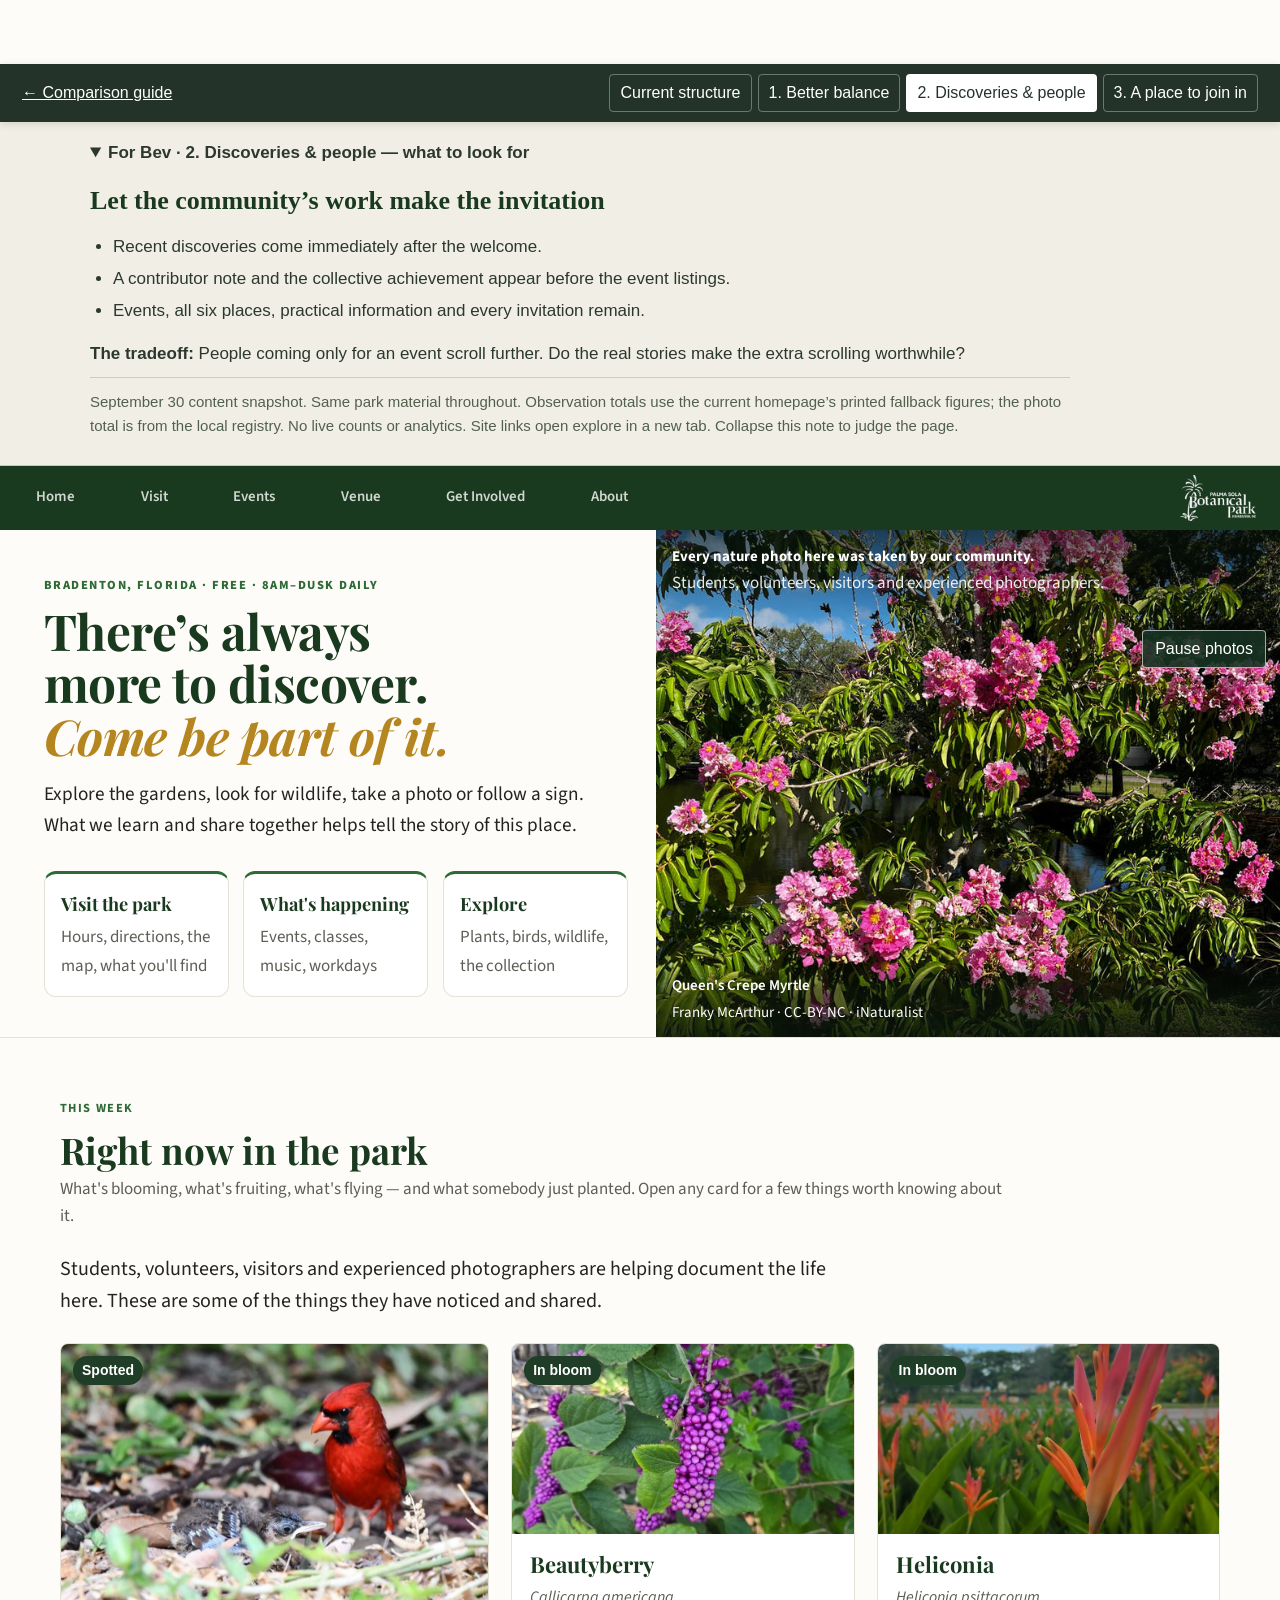
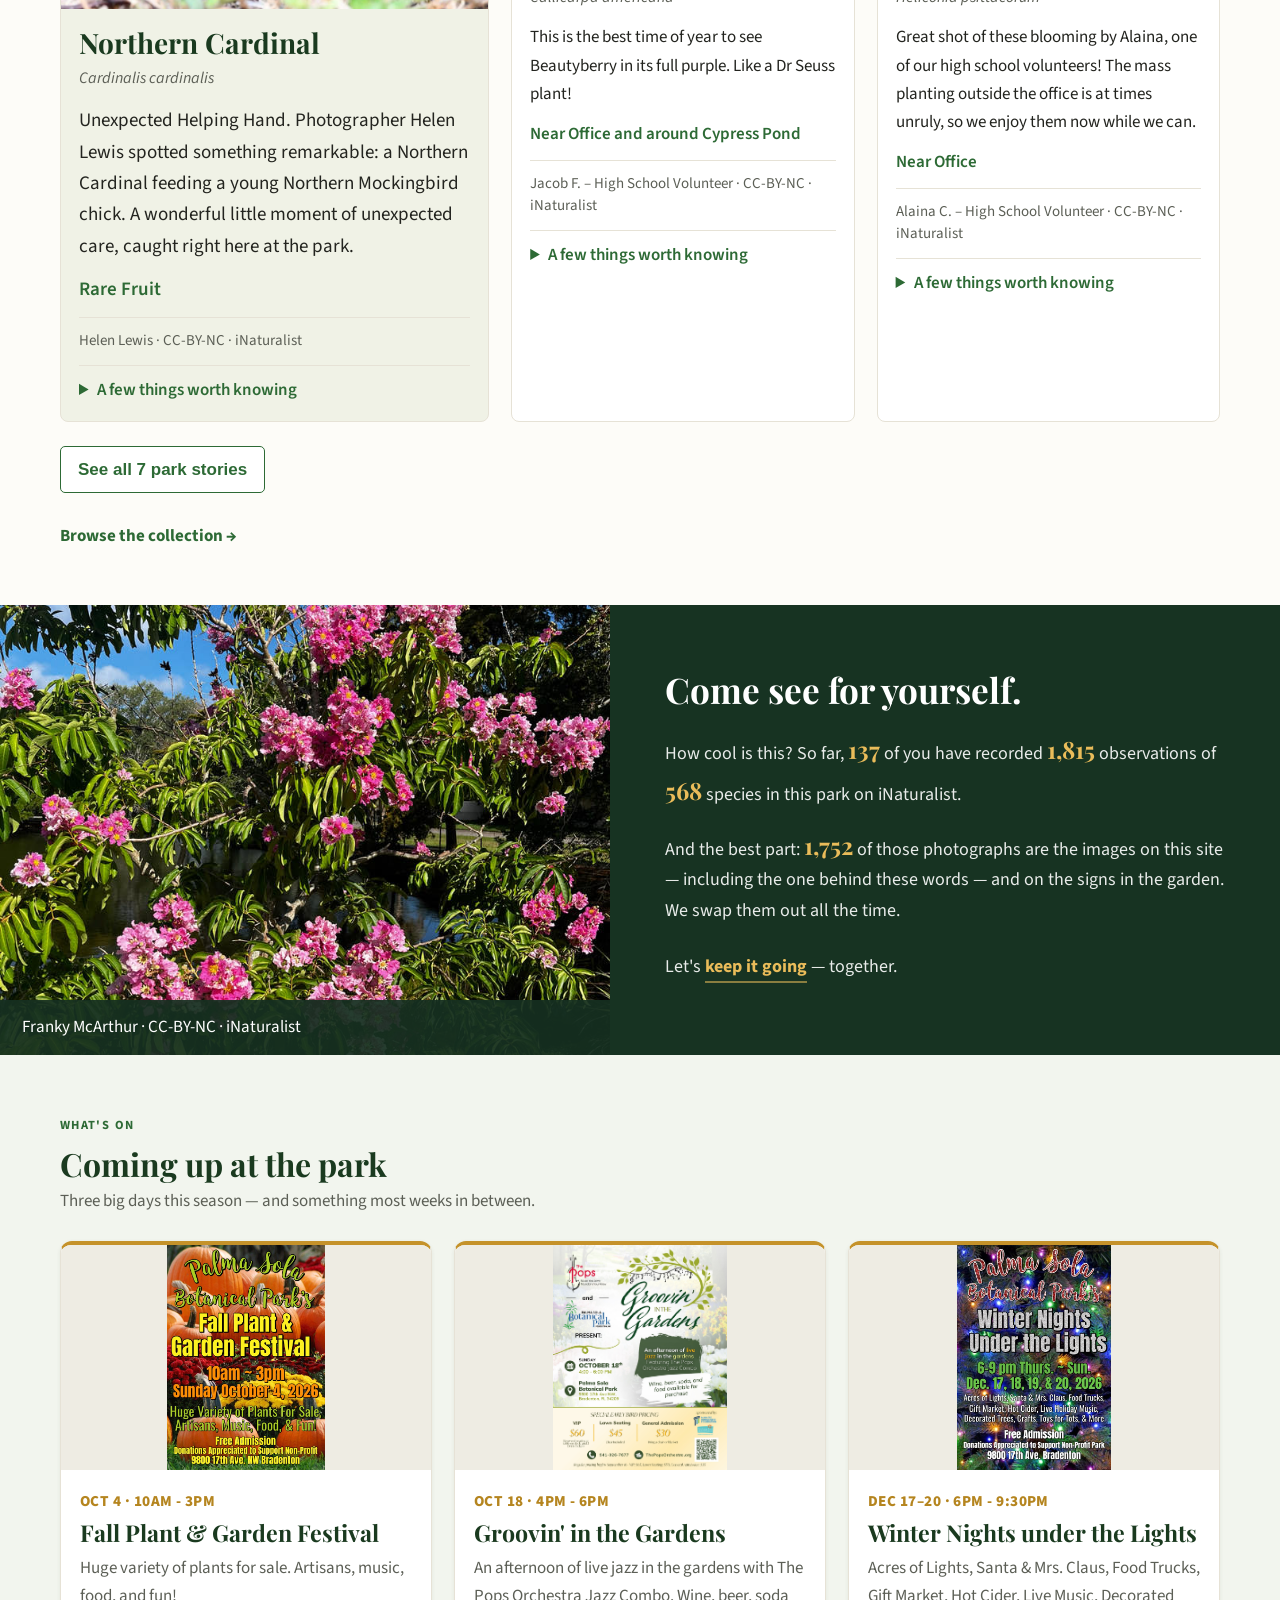
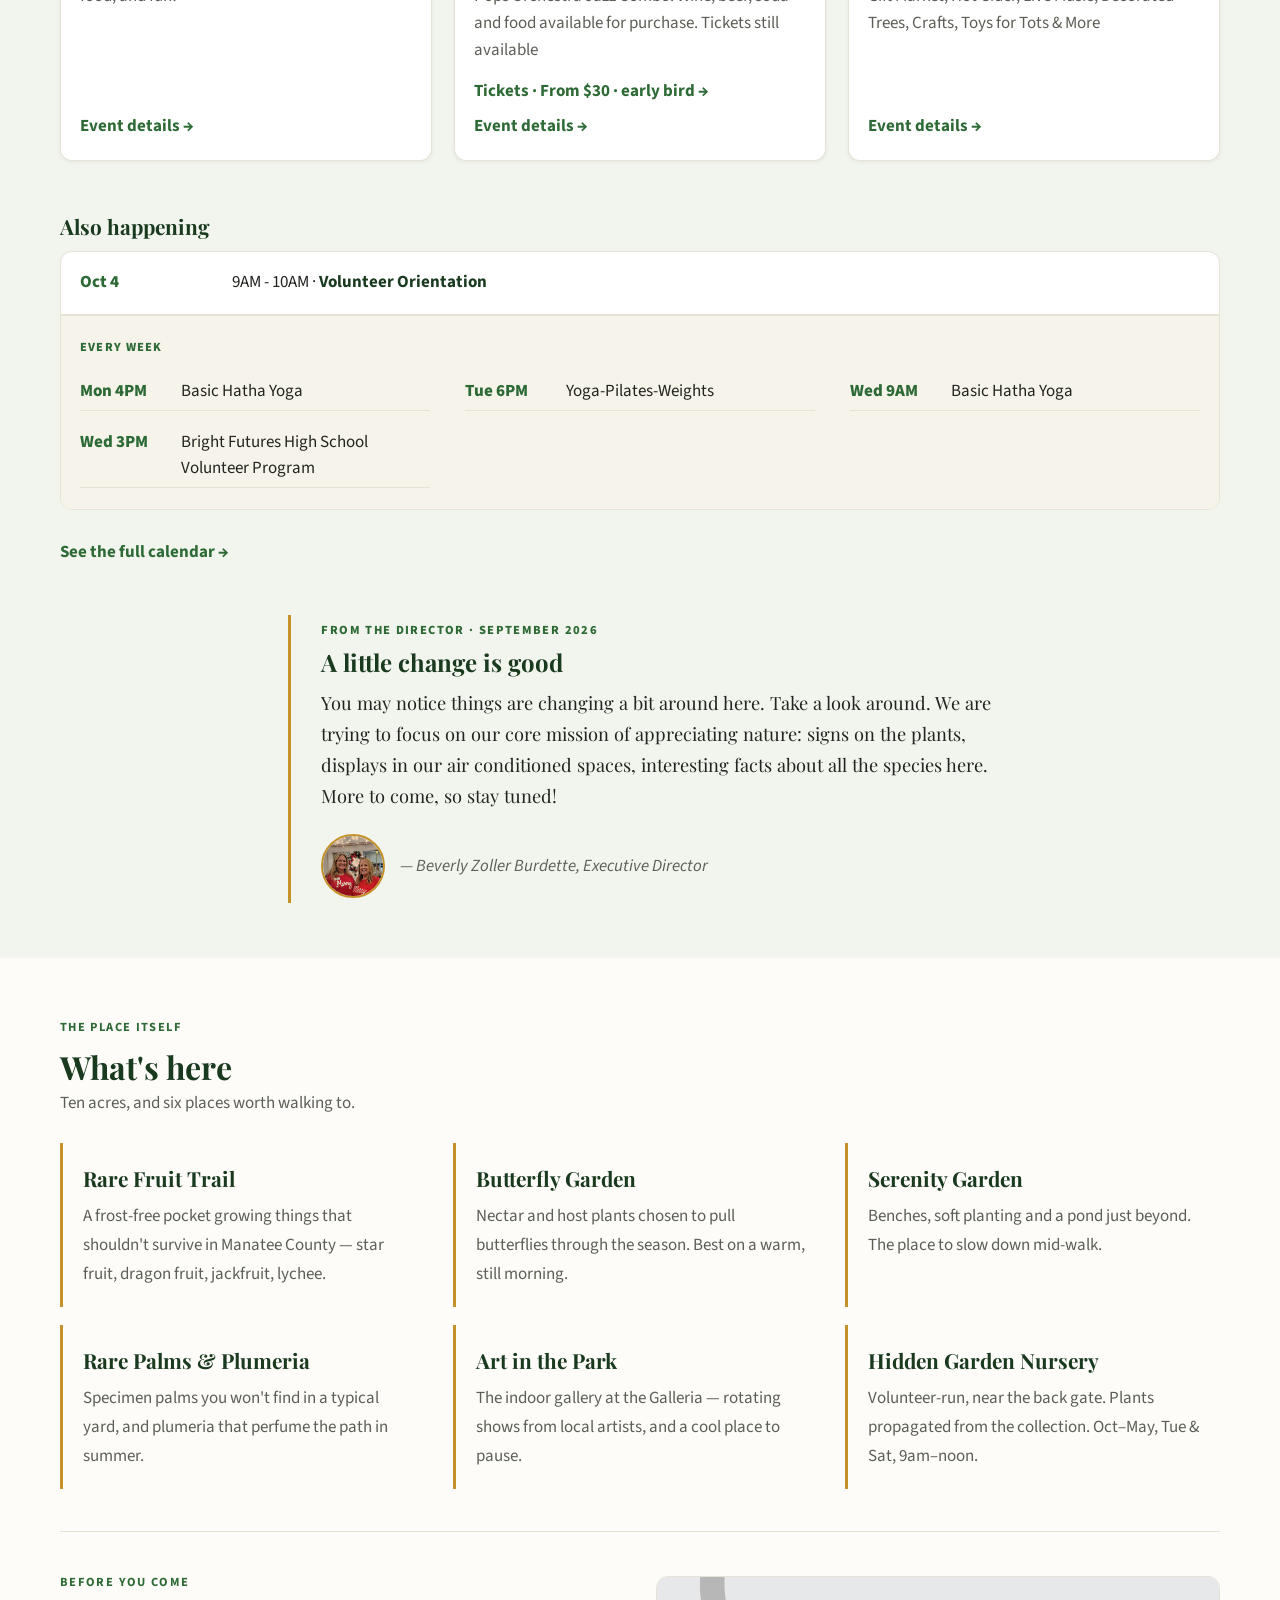
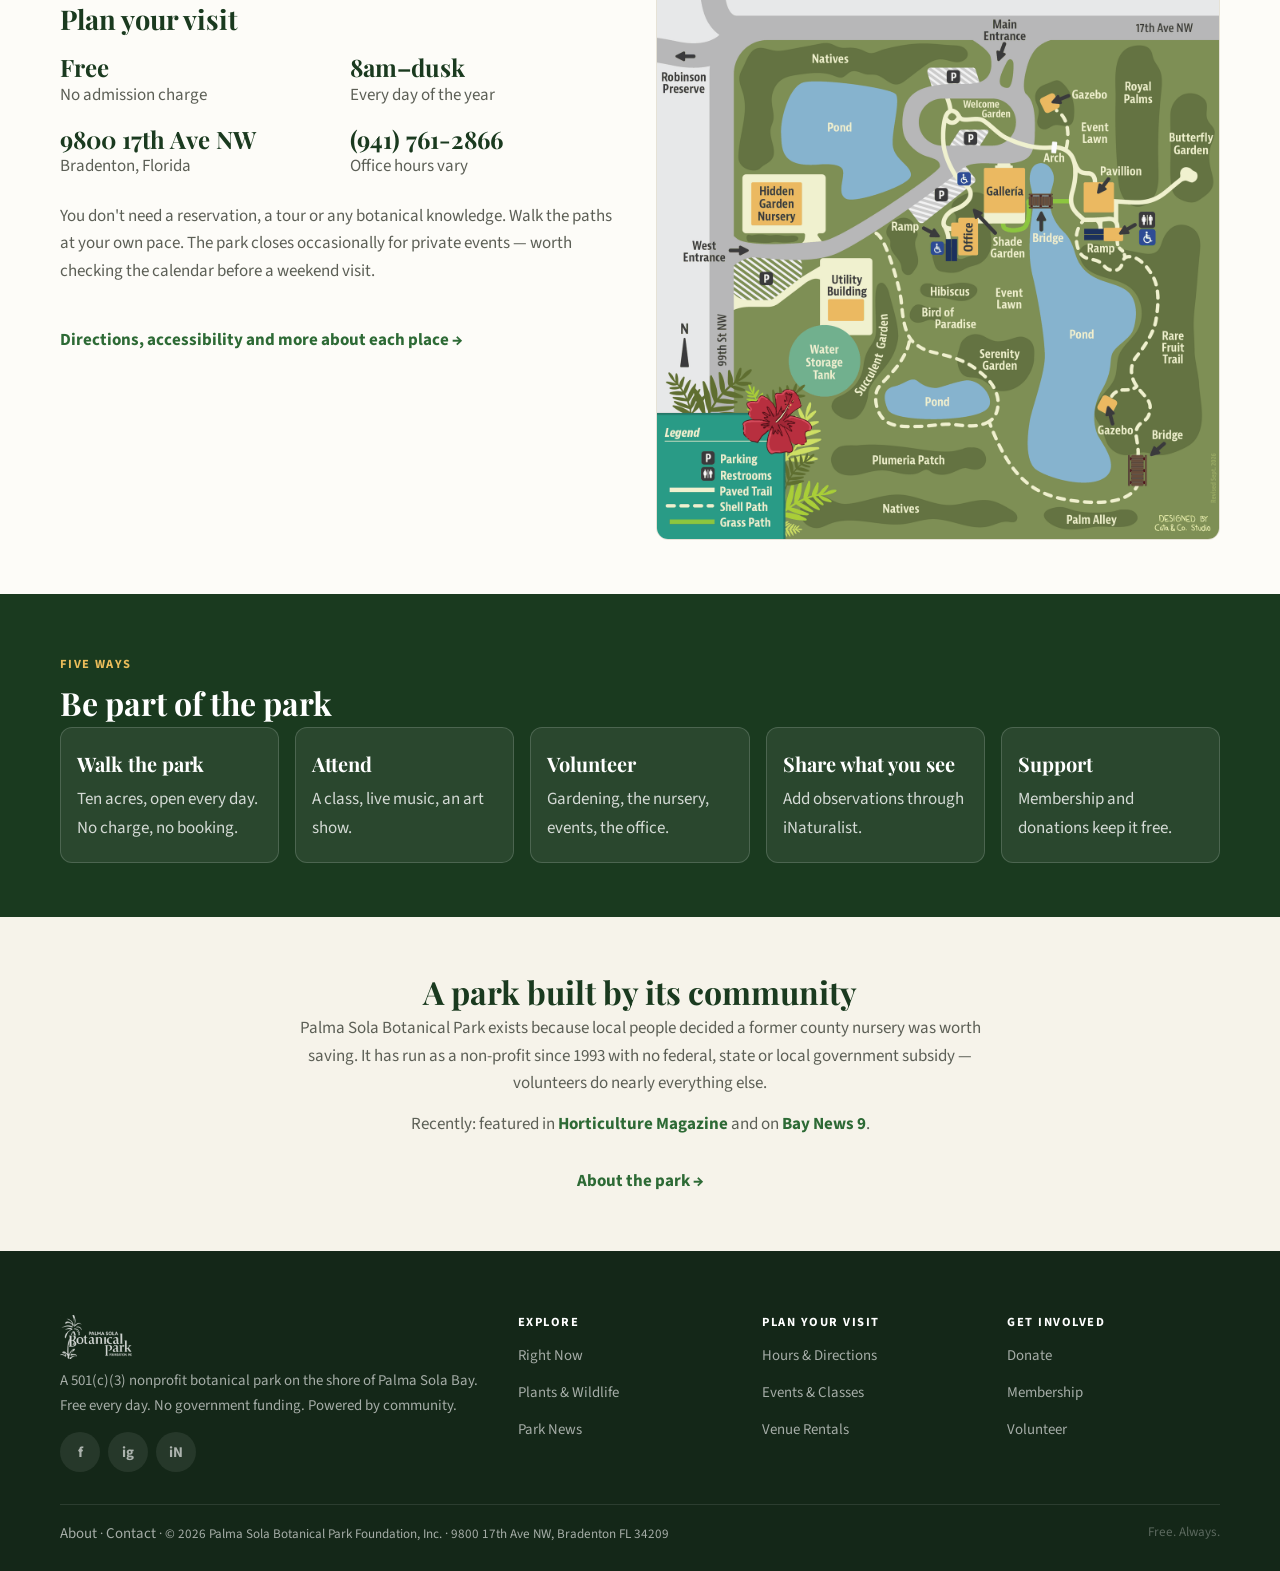
<file: homepage/discover.html>
<!DOCTYPE html>
<html lang="en">
<head>
<meta charset="UTF-8">
<meta name="viewport" content="width=device-width, initial-scale=1">
<title>2. Discoveries &amp; people · Palma Sola Botanical Park · Bradenton, Florida</title>
<meta name="description" content="A subtropical garden on Palma Sola Bay in Bradenton, Florida. Free every day, 8am to dusk, run by the community that loves it.">
<link rel="icon" type="image/png" href="assets/images/favicon.png">
<link rel="apple-touch-icon" href="assets/images/favicon.png">
<link rel="preconnect" href="https://fonts.googleapis.com">
<link rel="preconnect" href="https://fonts.gstatic.com" crossorigin>
<link href="https://fonts.googleapis.com/css2?family=Playfair+Display:ital,wght@0,400;0,700;1,400&family=Source+Sans+3:wght@300;400;600;700&display=swap" rel="stylesheet">
<link rel="stylesheet" href="base.css">
<style>
section[id]{scroll-margin-top:78px}

/* ═══════════════════════════════════════════════════════════════════════
   index.html — rebuilt 2026-09-05 from a standalone concept page, since deleted.

   The order answers a visitor's first five minutes, not a site map:
     what is this place → what's on → what's here + how to come →
     what's interesting today → how to take part → who's behind it → come

   REMOVED in this rebuild, deliberately:
     · the "Seen lately" iNaturalist mosaic and its stats block — the page was
       becoming a nature-data site rather than a park's front door
     · the "Every acre. Yours to use." essay — cut to three sentences
     · "Your phone is a scientific instrument" as a headline — iNaturalist is
       now framed as participation, near the bottom
   All of that still exists on its own pages. Git has the old homepage.

   Kept: the hero slideshow, because the community-photo credit chain is the
   thing the park is proudest of and it belongs above the fold.
   ═══════════════════════════════════════════════════════════════════════ */

/* hero slideshow, carried over from the previous homepage */
.hero-slideshow{position:absolute;inset:0}
.hero-slide{position:absolute;inset:0;background-size:cover;background-position:center;
  opacity:0;transition:opacity 1.6s ease}
.hero-slide.on{opacity:1}
.hero-photo-note{position:absolute;top:0;left:0;right:0;z-index:3;
  padding:var(--s4) var(--s4) var(--s7);
  background:linear-gradient(rgba(8,18,9,.62),rgba(8,18,9,.22) 60%,transparent);
  color:rgba(255,255,255,.9);font-size:var(--t-xs);line-height:1.5;pointer-events:none}
.hero-photo-note strong{display:block;color:#fff;font-size:var(--t-sm);margin-bottom:.2rem}

.cx-note{background:#5d4a8a;color:#fff;padding:.7rem 1.5rem;font-size:var(--t-base);text-align:center;line-height:1.5}
.cx-note a{color:#fff;text-decoration:underline}

/* ── hero ─────────────────────────────────────────────────────────────── */
.cx-hero{display:grid;grid-template-columns:1fr;background:var(--paper)}
@media(min-width:900px){.cx-hero{grid-template-columns:1.05fr 1fr}}
.cx-hero-txt{padding:3.5rem 1.75rem 3rem;max-width:640px;margin-left:auto}
.cx-eyebrow{font-size:var(--t-cap);font-weight:800;letter-spacing:.12em;text-transform:uppercase;color:var(--green)}
/* Sized so the first sentence breaks as "There’s always / more to discover."
   and the italic line never wraps — down to a 360px phone (8.2em of italic at
   2.3rem is 302px). `balance` keeps desktop from breaking greedily after "more". */
.cx-h1{font-family:var(--serif);font-size:clamp(2.3rem,5vw,3.4rem);line-height:1.06;text-wrap:balance;color:var(--green-ink);margin:.5rem 0 0}
.cx-h1 em{display:block;font-style:italic;color:var(--gold)}
.cx-lede{font-size:1.2rem;line-height:1.6;color:var(--ink);margin:1.1rem 0 0;max-width:34em}
.cx-hero-img{min-height:340px;background:center/cover no-repeat}
/* Parenthetical, not a warning. It used to be a gold pill directly under the
   eyebrow, which gave one closed afternoon the weight of a site-wide alert. */
.cx-closenote{margin:.8rem 0 0;font-size:var(--t-base);color:var(--ink-soft)}
.cx-closenote::before{content:"🔒";margin-right:.4rem;opacity:.65}

/* three ways in */
.cx-ways{display:grid;gap:.9rem;margin:1.9rem 0 0;grid-template-columns:1fr}
@media(min-width:560px){.cx-ways{grid-template-columns:repeat(3,1fr)}}
.cx-way{display:block;background:var(--surface);border:1px solid var(--rule);border-top:3px solid var(--green);
  border-radius:var(--r);padding:.95rem 1rem;text-decoration:none}
.cx-way:hover{border-top-color:var(--gold-mark)}
.cx-way b{display:block;font-family:var(--serif);font-size:1.14rem;color:var(--green-ink);margin-bottom:.2rem}
.cx-way span{font-size:var(--t-base);color:var(--ink-soft);line-height:1.45}

/* ── shared section furniture ─────────────────────────────────────────── */
.cx-sec{padding:3.4rem 1.5rem}
.cx-in{max-width:1160px;margin:0 auto}
.cx-title{font-family:var(--serif);font-size:2rem;color:var(--green-ink);margin:.15rem 0 .3rem;line-height:1.15}
.cx-sub{font-size:var(--t-base);color:var(--ink-soft);margin:0 0 1.6rem;line-height:1.6;max-width:56em}
.cx-more{display:inline-block;margin-top:1.8rem;font-size:var(--t-base);font-weight:700;color:var(--green)}

/* ── what's happening ─────────────────────────────────────────────────── */
.cx-bill{display:grid;gap:1.4rem;grid-template-columns:1fr}
@media(min-width:820px){.cx-bill{grid-template-columns:repeat(3,1fr)}}
.cx-post{background:var(--surface);border:1px solid var(--rule);border-top:4px solid var(--gold-mark);
  border-radius:var(--r);overflow:hidden;display:flex;flex-direction:column}
.cx-post-art{aspect-ratio:5/7;background:var(--sunk);overflow:hidden}
.cx-post-art img{width:100%;height:100%;object-fit:contain;display:block}
.cx-post-b{padding:.9rem 1.05rem 1.1rem;display:flex;flex-direction:column;flex:1}
.cx-when{font-size:.95rem;font-weight:800;letter-spacing:.03em;text-transform:uppercase;color:var(--gold)}
.cx-post h3{margin:.25rem 0 0;font-size:1.28rem;line-height:1.25;color:var(--green-ink)}
.cx-post p{margin:.5rem 0 0;font-size:var(--t-base);line-height:1.55;color:var(--ink-soft)}
.cx-post a.go{margin-top:auto;padding-top:.8rem;font-size:var(--t-base);font-weight:700;color:var(--green)}

.cx-next{margin-top:2rem;background:var(--surface);border:1px solid var(--rule);border-radius:var(--r);overflow:hidden}
.cx-row{display:flex;gap:1rem;align-items:baseline;padding:1.05rem 1.2rem;border-bottom:1px solid var(--rule)}
.cx-row:last-child{border-bottom:0}
.cx-row .d{flex:0 0 8.5rem;font-size:var(--t-base);font-weight:800;color:var(--green)}
.cx-row .t{font-size:var(--t-base);color:var(--ink)}
.cx-row .t b{color:var(--green-ink)}
.cx-row.closed{background:var(--sunk)}
/* The standing classes. One entry per sheet row, in a compact grid so each is
   delineated instead of running into the next — five items, two or three
   columns, rather than five sparse dated rows. */
.cx-weekly{padding:1.3rem 1.2rem;background:var(--sunk);border-top:1px solid var(--rule)}
.cx-weeklab{display:block;font-size:var(--t-cap);font-weight:800;letter-spacing:.09em;
  text-transform:uppercase;color:var(--green);margin-bottom:.9rem}
.cx-wkgrid{display:grid;gap:.75rem 2.2rem;grid-template-columns:1fr}
@media(min-width:560px){.cx-wkgrid{grid-template-columns:repeat(2,1fr)}}
@media(min-width:980px){.cx-wkgrid{grid-template-columns:repeat(3,1fr)}}
.cx-wk{display:flex;gap:.7rem;align-items:baseline;font-size:var(--t-base);line-height:1.55;
  padding:.35rem 0;border-bottom:1px solid var(--rule)}
.cx-wkwhen{flex:0 0 5.6rem;font-weight:800;color:var(--green);white-space:nowrap}
.cx-wkwhat{color:var(--ink)}
/* Series attribution on a dated row — present, not shouting. */
.cx-ser{color:var(--ink-soft)}
.cx-row.closed .d,.cx-row.closed .t{color:var(--ink-soft)}

/* ── what's here ──────────────────────────────────────────────────────── */
.cx-tiles{display:grid;gap:1.1rem;grid-template-columns:1fr}
@media(min-width:640px){.cx-tiles{grid-template-columns:repeat(2,1fr)}}
@media(min-width:980px){.cx-tiles{grid-template-columns:repeat(3,1fr)}}
.cx-tile{background:var(--surface);border:1px solid var(--rule);border-radius:var(--r);padding:1.15rem 1.25rem}
.cx-tile b{display:block;font-family:var(--serif);font-size:1.22rem;color:var(--green-ink);margin-bottom:.35rem}
.cx-tile span{font-size:var(--t-base);line-height:1.6;color:var(--ink-soft)}

/* ── plan your visit ──────────────────────────────────────────────────── */
.cx-plan{display:grid;gap:2rem;grid-template-columns:1fr;align-items:start}
/* On a phone the map used to sit below the facts, the paragraph and a link —
   so the one thing that actually orients you was last. It now leads, and the
   desktop composition is unchanged (text left, map right) via explicit
   column placement rather than source order. */
.cx-plan > .cx-map{order:-1}
@media(min-width:880px){
  .cx-plan{grid-template-columns:1fr 1fr}
  .cx-plan > *{order:0}
  /* Pull the map up level with "Before you come" rather than with the first
     fact. The heading only spans the left column, so a top-aligned map started
     roughly 5rem lower than the section did and read as sunk. */
  .cx-plan > .cx-map{grid-column:2;grid-row:1;margin-top:-4.9rem}
}
.cx-facts{display:grid;gap:1rem;grid-template-columns:repeat(2,1fr);margin-bottom:1.4rem}
.cx-fact b{display:block;font-family:var(--serif);font-size:1.5rem;color:var(--green-ink);line-height:1.1}
.cx-fact span{font-size:var(--t-base);color:var(--ink-soft)}
.cx-map{border:1px solid var(--rule);border-radius:var(--r);overflow:hidden;background:var(--surface)}
.cx-map img{width:100%;display:block}
.cx-maplab{padding:.7rem .9rem;font-size:var(--t-base);color:var(--ink-soft);border-top:1px solid var(--rule)}

/* ── right now ────────────────────────────────────────────────────────── */
.cx-rn{display:grid;gap:1.1rem;grid-template-columns:1fr}
@media(min-width:700px){.cx-rn{grid-template-columns:repeat(2,1fr)}}
@media(min-width:1000px){.cx-rn{grid-template-columns:repeat(4,1fr)}}
.cx-rncard{background:var(--surface);border:1px solid var(--rule);border-radius:var(--r);overflow:hidden}
.cx-rnart{height:150px;background:var(--sunk);position:relative}
.cx-chip{position:absolute;top:.6rem;left:.6rem;font-size:.72rem;font-weight:800;letter-spacing:.05em;
  text-transform:uppercase;padding:.24rem .62rem;border-radius:20px;box-shadow:0 1px 5px rgba(0,0,0,.25)}
.cx-rnb{padding:.85rem 1rem 1rem}
.cx-rnb b{display:block;font-size:1.05rem;color:var(--green-ink)}
.cx-rnb i{display:block;font-size:var(--t-base);color:var(--ink-soft);font-style:italic;margin-top:.1rem}
.cx-rnb span{display:block;font-size:var(--t-base);color:var(--green);font-weight:600;margin-top:.5rem}

/* ── collection / participate ─────────────────────────────────────────── */
.cx-stats{display:flex;flex-wrap:wrap;gap:2.4rem;margin:.4rem 0 1.4rem}
.cx-stat b{display:block;font-family:var(--serif);font-size:2.4rem;color:var(--green-ink);line-height:1}
.cx-stat span{font-size:var(--t-base);color:var(--ink-soft)}

/* ── be part of it ────────────────────────────────────────────────────── */
.cx-ways2{display:grid;gap:1rem;grid-template-columns:1fr}
@media(min-width:640px){.cx-ways2{grid-template-columns:repeat(2,1fr)}}
@media(min-width:1000px){.cx-ways2{grid-template-columns:repeat(5,1fr)}}
.cx-w2{display:block;text-decoration:none;background:rgba(255,255,255,.07);
  border:1px solid rgba(255,255,255,.16);border-radius:var(--r);padding:1rem 1.1rem;
  transition:background .15s,border-color .15s}
.cx-w2:hover{background:rgba(255,255,255,.13);border-color:var(--gold-light)}
.cx-w2 b{display:block;font-family:var(--serif);font-size:1.16rem;color:#fff;margin-bottom:.25rem}
.cx-w2 span{font-size:var(--t-base);line-height:1.5;color:rgba(255,255,255,.8)}

/* ── closing ──────────────────────────────────────────────────────────── */
.cx-close{position:relative;min-height:440px;display:flex;align-items:center;justify-content:center;
  text-align:center;background:center/cover no-repeat;color:#fff;padding:3rem 1.5rem}
.cx-close::before{content:"";position:absolute;inset:0;background:linear-gradient(180deg,rgba(12,26,14,.35),rgba(12,26,14,.78))}
.cx-close > div{position:relative;z-index:2;max-width:40em}
.cx-close h2{font-family:var(--serif);font-size:clamp(2.2rem,5vw,3rem);color:#fff;line-height:1.1;margin:0 0 .8rem}
.cx-close p{font-size:1.15rem;line-height:1.7;color:rgba(255,255,255,.9);margin:0 0 .4rem}
/* Numbers set in the serif, slightly larger and in gold, so they carry inside
   a sentence without the sentence turning into a scoreboard. */
.cx-tally{margin:1.2rem 0 .9rem !important;font-size:1.22rem;line-height:1.75}
.cx-keepgoing{margin-top:1.6rem !important;font-size:1.32rem}
.cx-keepgoing a{color:var(--gold-light);font-weight:700;
  border-bottom:2px solid rgba(234,188,90,.55);padding-bottom:.1rem;text-decoration:none}
.cx-keepgoing a:hover{border-bottom-color:var(--gold-light);text-decoration:none}
.cx-close p b{font-family:var(--serif);font-size:1.32em;color:var(--gold-light);font-weight:700}
/* The credit plate here sits beneath a paragraph of copy rather than over a
   bare photograph, so it is dialled back — the full-strength version competes
   with the text it is under. */
/* Selector is .cx-close > .photo-attr--muted (0,2,0) on purpose: the sibling
   rule `.cx-close > div` is 0,1,1 and beat a bare .photo-attr--muted, forcing
   position:relative back on and turning the credit into a flex item squeezed
   into a narrow column over the copy. Two classes outrank one class + a type. */
.cx-close > .photo-attr--muted{
  /* .cx-close is text-align:center and that cascades in. The credit LINE is a
     flex row so it ignores it, but the species line is plain text and centred
     itself inside the plate — which read as a random indent above a
     left-aligned line. A credit plate is always left-aligned. */
  text-align:left;
  position:absolute; left:1rem; right:1rem; bottom:.9rem; z-index:3;
  opacity:.72; max-width:32rem;
  transform:scale(.92); transform-origin:left bottom;
}
.cx-close > .photo-attr--muted .attr-by{color:rgba(234,188,90,.85)}
/* STAYS ABSOLUTE AT EVERY WIDTH. It was switched to position:static on phones,
   which made it a flex item inside .cx-close — a centring flex container — so
   it collapsed into a narrow column stacked on top of the copy. The section
   reserves room for it below instead. */
@media(max-width:640px){
  .cx-close > .photo-attr--muted{transform:scale(.86);opacity:.8;left:.9rem;right:.9rem;bottom:.7rem}
  .cx-close{padding-bottom:6rem}
}
</style>
<meta name="robots" content="noindex,nofollow"><link rel="stylesheet" href="review.css"></head>
<body class="review discover"><div class="review-bar"><a href="../index.html">← Comparison guide</a><nav aria-label="Compare homepages"><a href="current.html">Current structure</a><a href="balance.html">1. Better balance</a><a href="discover.html" aria-current="page">2. Discoveries &amp; people</a><a href="participate.html">3. A place to join in</a></nav></div><details class="primer" open><summary>For Bev · 2. Discoveries &amp; people — what to look for</summary><div class="primer-inner"><h2>Let the community’s work make the invitation</h2><ul><li>Recent discoveries come immediately after the welcome.</li><li>A contributor note and the collective achievement appear before the event listings.</li><li>Events, all six places, practical information and every invitation remain.</li></ul><p><strong>The tradeoff:</strong> People coming only for an event scroll further. Do the real stories make the extra scrolling worthwhile?</p><p class="snapshot">September 30 content snapshot. Same park material throughout. Observation totals use the current homepage’s printed fallback figures; the photo total is from the local registry. No live counts or analytics. Site links open explore in a new tab. Collapse this note to judge the page.</p></div></details>
<style>
  /* Top-nav spacing + hover dropdowns (desktop only; mobile uses the grouped list) */
  @media (min-width:861px){
    #site-nav .nav-links{display:flex;align-items:stretch;gap:2.6rem;height:64px}
    #site-nav .nav-links > li{display:flex;align-items:center;margin:0;padding:0}
    #site-nav .nav-links > li.has-sub{position:relative}
    #site-nav .subnav{
      position:absolute;top:100%;left:0;min-width:192px;margin:0;padding:.4rem 0;
      list-style:none;background:var(--green-deep);
      border-top:2px solid var(--gold);border-radius:0 0 10px 10px;
      box-shadow:0 16px 32px rgba(0,0,0,.32);
      opacity:0;visibility:hidden;pointer-events:none;
      transform:translateY(-6px);transition:opacity .15s ease,transform .15s ease;z-index:950;
    }
    #site-nav .nav-links > li.has-sub:last-child .subnav{left:auto;right:0}
    #site-nav .nav-links > li.has-sub:hover > .subnav,
    #site-nav .nav-links > li.has-sub:focus-within > .subnav{
      opacity:1;visibility:visible;pointer-events:auto;transform:translateY(0);
    }
    #site-nav .subnav li{display:block;margin:0}
    #site-nav .subnav a{
      display:block;padding:.5rem 1.15rem;white-space:nowrap;border-bottom:0;
      font-size:.95rem;font-weight:600;letter-spacing:.02em;color:rgba(255,255,255,.82);
    }
    #site-nav .subnav a:hover,#site-nav .subnav a:focus{background:rgba(255,255,255,.10);color:var(--white)}
  }
  @media (min-width:861px) and (max-width:1100px){#site-nav .nav-links{gap:1.7rem}}
  /* Mobile: grouped sub-items under each top link inside the hamburger panel.

     The panel paints its own background here, exactly as the desktop .subnav
     above does, instead of inheriting one from the stylesheet. It used not to,
     and that is what broke it: these link colours were white — chosen to match
     the dark-green desktop dropdowns — while the panel background came from
     psbp.css, which is white. White on white. Every entry was still in the page
     and still tappable; none of the sub-entries could be seen.

     Keeping background and text together in one block means the menu renders
     correctly whether a page loads psbp.css or the older site.css, and cannot
     be broken again by a change to either. Every var() below carries a literal
     fallback for the same reason. */
  #navMobile{background:#fff}
  #navMobile .nm-top{
    font-weight:700;color:var(--green-deep,#1a3a1f);
    border-top:1px solid var(--border,#e6e2d6);margin-top:.35rem;
  }
  #navMobile .nm-top:first-child{border-top:0;margin-top:0}
  #navMobile .nm-sub{padding-left:2.4rem;font-size:.95rem;font-weight:500;color:var(--text-soft,#5c5f56)}
  #navMobile .nm-sub:hover,#navMobile .nm-sub:focus{color:var(--green-deep,#1a3a1f)}
  /* Make the open mobile menu fit the screen and scroll inside itself —
     otherwise the list overflows past the viewport and can't be reached,
     and touch-scroll leaks through to the page behind it. */
  #navMobile{max-height:calc(100vh - 64px);max-height:calc(100dvh - 64px);overflow-y:auto;-webkit-overflow-scrolling:touch;overscroll-behavior:contain}
</style>
<nav id="site-nav">
  <ul class="nav-links">
    <li class="has-sub">
      <a target="_blank" rel="noopener" href="https://palma-sola-botanical-park.github.io/explore/index.html">Home</a>
      <ul class="subnav">
        <li><a target="_blank" rel="noopener" href="https://palma-sola-botanical-park.github.io/explore/index.html">Welcome</a></li>
        <li><a target="_blank" rel="noopener" href="https://palma-sola-botanical-park.github.io/explore/index.html#happening">What's On</a></li>
        <li><a target="_blank" rel="noopener" href="https://palma-sola-botanical-park.github.io/explore/index.html#whatsHere">What's Here</a></li>
        <li><a target="_blank" rel="noopener" href="https://palma-sola-botanical-park.github.io/explore/index.html#rightNowSection">Right Now</a></li>
        <li><a target="_blank" rel="noopener" href="https://palma-sola-botanical-park.github.io/explore/news.html">News</a></li>
      </ul>
    </li>
    <li class="has-sub">
      <a target="_blank" rel="noopener" href="https://palma-sola-botanical-park.github.io/explore/visit.html">Visit</a>
      <ul class="subnav">
        <li><a target="_blank" rel="noopener" href="https://palma-sola-botanical-park.github.io/explore/visit.html#getting-here">Getting here</a></li>
        <li><a target="_blank" rel="noopener" href="https://palma-sola-botanical-park.github.io/explore/visit.html#the-layout">Park Map</a></li>
        <li><a target="_blank" rel="noopener" href="https://palma-sola-botanical-park.github.io/explore/visit.html#wander">Where to wander</a></li>
        <li><a target="_blank" rel="noopener" href="https://palma-sola-botanical-park.github.io/explore/visit.html#tours">Tours</a></li>
      </ul>
    </li>
    <li class="has-sub">
      <a target="_blank" rel="noopener" href="https://palma-sola-botanical-park.github.io/explore/events.html">Events</a>
      <ul class="subnav">
        <li><a target="_blank" rel="noopener" href="https://palma-sola-botanical-park.github.io/explore/events.html#weeks">Next 2 Weeks</a></li>
        <li><a target="_blank" rel="noopener" href="https://palma-sola-botanical-park.github.io/explore/events.html#calendar">Full Schedule</a></li>
      </ul>
    </li>
    <li class="has-sub">
      <a target="_blank" rel="noopener" href="https://palma-sola-botanical-park.github.io/explore/venue.html">Venue</a>
      <ul class="subnav">
        <li><a target="_blank" rel="noopener" href="https://palma-sola-botanical-park.github.io/explore/venue.html#weddings">Weddings</a></li>
        <li><a target="_blank" rel="noopener" href="https://palma-sola-botanical-park.github.io/explore/venue.html#rentals">Other Events</a></li>
        <li><a target="_blank" rel="noopener" href="https://palma-sola-botanical-park.github.io/explore/venue.html#layout">Park Map</a></li>
      </ul>
    </li>
    <li class="has-sub">
      <a target="_blank" rel="noopener" href="https://palma-sola-botanical-park.github.io/explore/get-involved.html">Get Involved</a>
      <ul class="subnav">
        <li><a target="_blank" rel="noopener" href="https://palma-sola-botanical-park.github.io/explore/get-involved.html#donate">Donate</a></li>
        <li><a target="_blank" rel="noopener" href="https://palma-sola-botanical-park.github.io/explore/get-involved.html#member">Membership</a></li>
        <li><a target="_blank" rel="noopener" href="https://palma-sola-botanical-park.github.io/explore/get-involved.html#volunteer">Volunteering</a></li>
        <li><a target="_blank" rel="noopener" href="https://palma-sola-botanical-park.github.io/explore/get-involved.html#citizen-science">Citizen Science</a></li>
      </ul>
    </li>
    <li class="has-sub">
      <a target="_blank" rel="noopener" href="https://palma-sola-botanical-park.github.io/explore/contact.html">About</a>
      <ul class="subnav">
        <li><a target="_blank" rel="noopener" href="https://palma-sola-botanical-park.github.io/explore/contact.html#story">Our Story</a></li>
        <li><a target="_blank" rel="noopener" href="https://palma-sola-botanical-park.github.io/explore/contact.html#organization">Our People</a></li>
        <li><a target="_blank" rel="noopener" href="https://palma-sola-botanical-park.github.io/explore/contact.html#mission">Our Mission</a></li>
        <li><a target="_blank" rel="noopener" href="https://palma-sola-botanical-park.github.io/explore/contact.html#community-links">Our Partners</a></li>
        <li><a target="_blank" rel="noopener" href="https://palma-sola-botanical-park.github.io/explore/contact.html#visit">Contact Us</a></li>
      </ul>
    </li>
  </ul>
  <a target="_blank" rel="noopener" href="https://palma-sola-botanical-park.github.io/explore/index.html" class="nav-logo">
    <img src="assets/images/white_PSBP_logo.png" alt="Palma Sola Botanical Park">
  </a>
  <button class="nav-hamburger" id="navHamburger" aria-label="Menu">
    <span></span><span></span><span></span>
  </button>
</nav>
<div class="nav-mobile" id="navMobile">
  <a target="_blank" rel="noopener" href="https://palma-sola-botanical-park.github.io/explore/index.html" class="nm-top">Home</a>
  <a target="_blank" rel="noopener" href="https://palma-sola-botanical-park.github.io/explore/index.html" class="nm-sub">Welcome</a>
  <a target="_blank" rel="noopener" href="https://palma-sola-botanical-park.github.io/explore/index.html#happening" class="nm-sub">What's On</a>
  <a target="_blank" rel="noopener" href="https://palma-sola-botanical-park.github.io/explore/index.html#whatsHere" class="nm-sub">What's Here</a>
  <a target="_blank" rel="noopener" href="https://palma-sola-botanical-park.github.io/explore/index.html#rightNowSection" class="nm-sub">Right Now</a>
  <a target="_blank" rel="noopener" href="https://palma-sola-botanical-park.github.io/explore/news.html" class="nm-sub">News</a>
  <a target="_blank" rel="noopener" href="https://palma-sola-botanical-park.github.io/explore/visit.html" class="nm-top">Visit</a>
  <a target="_blank" rel="noopener" href="https://palma-sola-botanical-park.github.io/explore/visit.html#getting-here" class="nm-sub">Getting here</a>
  <a target="_blank" rel="noopener" href="https://palma-sola-botanical-park.github.io/explore/visit.html#the-layout" class="nm-sub">Park Map</a>
  <a target="_blank" rel="noopener" href="https://palma-sola-botanical-park.github.io/explore/visit.html#wander" class="nm-sub">Where to wander</a>
  <a target="_blank" rel="noopener" href="https://palma-sola-botanical-park.github.io/explore/visit.html#tours" class="nm-sub">Tours</a>
  <a target="_blank" rel="noopener" href="https://palma-sola-botanical-park.github.io/explore/events.html" class="nm-top">Events</a>
  <a target="_blank" rel="noopener" href="https://palma-sola-botanical-park.github.io/explore/events.html#weeks" class="nm-sub">Next 2 Weeks</a>
  <a target="_blank" rel="noopener" href="https://palma-sola-botanical-park.github.io/explore/events.html#calendar" class="nm-sub">Full Schedule</a>
  <a target="_blank" rel="noopener" href="https://palma-sola-botanical-park.github.io/explore/venue.html" class="nm-top">Venue</a>
  <a target="_blank" rel="noopener" href="https://palma-sola-botanical-park.github.io/explore/venue.html#weddings" class="nm-sub">Weddings</a>
  <a target="_blank" rel="noopener" href="https://palma-sola-botanical-park.github.io/explore/venue.html#rentals" class="nm-sub">Other Events</a>
  <a target="_blank" rel="noopener" href="https://palma-sola-botanical-park.github.io/explore/venue.html#layout" class="nm-sub">Park Map</a>
  <a target="_blank" rel="noopener" href="https://palma-sola-botanical-park.github.io/explore/get-involved.html" class="nm-top">Get Involved</a>
  <a target="_blank" rel="noopener" href="https://palma-sola-botanical-park.github.io/explore/get-involved.html#donate" class="nm-sub">Donate</a>
  <a target="_blank" rel="noopener" href="https://palma-sola-botanical-park.github.io/explore/get-involved.html#member" class="nm-sub">Membership</a>
  <a target="_blank" rel="noopener" href="https://palma-sola-botanical-park.github.io/explore/get-involved.html#volunteer" class="nm-sub">Volunteering</a>
  <a target="_blank" rel="noopener" href="https://palma-sola-botanical-park.github.io/explore/get-involved.html#citizen-science" class="nm-sub">Citizen Science</a>
  <a target="_blank" rel="noopener" href="https://palma-sola-botanical-park.github.io/explore/contact.html" class="nm-top">About</a>
  <a target="_blank" rel="noopener" href="https://palma-sola-botanical-park.github.io/explore/contact.html#story" class="nm-sub">Our Story</a>
  <a target="_blank" rel="noopener" href="https://palma-sola-botanical-park.github.io/explore/contact.html#organization" class="nm-sub">Our People</a>
  <a target="_blank" rel="noopener" href="https://palma-sola-botanical-park.github.io/explore/contact.html#mission" class="nm-sub">Our Mission</a>
  <a target="_blank" rel="noopener" href="https://palma-sola-botanical-park.github.io/explore/contact.html#community-links" class="nm-sub">Our Partners</a>
  <a target="_blank" rel="noopener" href="https://palma-sola-botanical-park.github.io/explore/contact.html#visit" class="nm-sub">Contact Us</a>
</div><div class="cx-hero">
  <div class="cx-hero-txt">
    <div class="cx-eyebrow">Bradenton, Florida · Free · 8am–dusk daily</div>
    <h1 class="cx-h1">There’s always more to discover.<em>Come be part of it.</em></h1>
    <p class="cx-lede">
      Explore the gardens, look for wildlife, take a photo or follow a sign. What we learn
      and share together helps tell the story of this place.
    </p>

    
    <p class="cx-closenote" id="homeClosure" style="display:none"></p>

    
    <div class="cx-ways">
      <a class="cx-way" target="_blank" rel="noopener" href="https://palma-sola-botanical-park.github.io/explore/visit.html"><b>Visit the park</b><span>Hours, directions, the map, what you'll find</span></a>
      <a class="cx-way" target="_blank" rel="noopener" href="https://palma-sola-botanical-park.github.io/explore/events.html"><b>What's happening</b><span>Events, classes, music, workdays</span></a>
      <a class="cx-way" target="_blank" rel="noopener" href="https://palma-sola-botanical-park.github.io/explore/nature.html"><b>Explore</b><span>Plants, birds, wildlife, the collection</span></a>
    </div>
  </div>
  <div class="cx-hero-img" style="position:relative;overflow:hidden">
    <div class="hero-photo-note">
      <strong>Every nature photo here was taken by our community.</strong>
      Students, volunteers, visitors and experienced photographers.
    </div>
    <div class="hero-slideshow" id="heroSlides"><div class="hero-slide on" style="background-image:url('assets/photos/PSBP-00005/662740624.jpg');background-position:50% 50%"><div class="photo-attr"><span class="attr-species">Queen&#x27;s Crepe Myrtle</span><span class="attr-line">Franky McArthur · CC-BY-NC · iNaturalist</span></div></div><div class="hero-slide " style="background-image:url('assets/photos/PSBP-00056/731638176.jpg');background-position:50% 51%"><div class="photo-attr"><span class="attr-species">Heliconia</span><span class="attr-line">Alaina C. – High School Volunteer · CC-BY-NC · iNaturalist</span></div></div><div class="hero-slide " style="background-image:url('assets/photos/PSBP-99978/733901077.jpg');background-position:62% 40%"><div class="photo-attr"><span class="attr-species">Northern Cardinal</span><span class="attr-line">Helen Lewis · CC-BY-NC · iNaturalist</span></div></div></div><button class="photo-pause" id="pausePhotos" type="button" aria-pressed="false">Pause photos</button>
  </div>
</div>

<section class="cx-sec bg-sunk" id="rightNowSection">
  <div class="cx-in">
    <span class="label">This week</span>
    <h2 class="cx-title">Right now in the park</h2>
    
    <p class="cx-sub">What's blooming, what's fruiting, what's flying — and what somebody
      just planted. Open any card for a few things worth knowing about it.</p>
    <p class="people-intro">Students, volunteers, visitors and experienced photographers are helping document the life here. These are some of the things they have noticed and shared.</p><div class="review-stories" id="rightNowStrip"><article class="review-story"><div class="story-photo"><img loading="lazy" src="assets/photos/PSBP-00059/723780663.jpg" alt="Beautyberry" style="object-position:51% 47%"><span>In bloom</span></div><div class="story-copy"><h3>Beautyberry</h3><i>Callicarpa americana</i><p>This is the best time of year to see Beautyberry in its full purple. Like a Dr Seuss plant!</p><p class="story-location">Near Office and around Cypress Pond</p><div class="story-credit">Jacob F. – High School Volunteer · CC-BY-NC · iNaturalist</div><details><summary>A few things worth knowing</summary><p>Around the beginning of September, tight clusters of vivid purple fruit appear directly around the stems. At Palma Sola, that is when Beautyberry suddenly seems to be everywhere.</p><p>American Beautyberry is a Florida native. Ours grow around Cypress Pond and the office, and some appear to have seeded themselves into new spots.</p><p>The fruit is edible, though fresh Beautyberries are tart and not especially flavorful; they are more often made into jelly, with a lot of sugar.</p><a target="_blank" rel="noopener" href="https://palma-sola-botanical-park.github.io/explore/plants/PSBP-00059-Beautyberry.html">See the species page →</a></details></div></article><article class="review-story"><div class="story-photo"><img loading="lazy" src="assets/photos/PSBP-00056/731638176.jpg" alt="Heliconia" style="object-position:50% 51%"><span>In bloom</span></div><div class="story-copy"><h3>Heliconia</h3><i>Heliconia psittacorum</i><p>Great shot of these blooming by Alaina, one of our high school volunteers! The mass planting outside the office is at times unruly, so we enjoy them now while we can.</p><p class="story-location">Near Office</p><div class="story-credit">Alaina C. – High School Volunteer · CC-BY-NC · iNaturalist</div><details><summary>A few things worth knowing</summary><p>The showy orange bracts are not flowers — they are modified leaves. The actual flowers are the small structures tucked inside them. The bracts last for weeks after the true flowers have finished.</p><p>The curved bract shape is a near-exact match for a hummingbird bill. Plant and bird have been shaping each other through coevolution. In its native range, hummingbirds become territorial over specific heliconia plants, defending them as a private nectar supply.</p><a target="_blank" rel="noopener" href="https://palma-sola-botanical-park.github.io/explore/plants/PSBP-00056-Heliconia.html">See the species page →</a></details></div></article><article class="review-story"><div class="story-photo"><img loading="lazy" src="assets/photos/PSBP-99978/733901077.jpg" alt="Northern Cardinal" style="object-position:62% 40%"><span>Spotted</span></div><div class="story-copy"><h3>Northern Cardinal</h3><i>Cardinalis cardinalis</i><p>Unexpected Helping Hand. Photographer Helen Lewis spotted something remarkable: a Northern Cardinal feeding a young Northern Mockingbird chick. A wonderful little moment of unexpected care, caught right here at the park.</p><p class="story-location">Rare Fruit</p><div class="story-credit">Helen Lewis · CC-BY-NC · iNaturalist</div><details><summary>A few things worth knowing</summary><p>Males are bright red with a pointed crest and black face mask; females are warm buff-brown with red tinges. Both carry the same stout orange-red bill.</p><p>Both sexes sing. In many North American songbirds only the male does.</p><p>That heavy conical bill is a seed-cracker, opening tough seeds many birds cannot manage.</p><a target="_blank" rel="noopener" href="https://palma-sola-botanical-park.github.io/explore/wildlife/PSBP-99978-Northern-Cardinal.html">See the species page →</a></details></div></article><article class="review-story"><div class="story-photo"><img loading="lazy" src="assets/photos/PSBP-99936/715214448.jpg" alt="Eastern Lubber" style="object-position:53% 42%"><span>Spotted</span></div><div class="story-copy"><h3>Eastern Lubber</h3><i>Romalea microptera</i><p>Jenny caught this beast as she walked to the Galleria and took this great shot of its coloring. Beautiful and creepy at the same time.</p><p class="story-location">Office Decking</p><div class="story-credit">Jenny Gunter · CC-BY-NC · iNaturalist</div><details><summary>A few things worth knowing</summary><p>One of Florida&#x27;s largest grasshoppers, an adult Eastern Lubber can reach about three inches long.</p><p>The wings are too small for sustained flight. Adults mostly walk and climb, with only short hops when disturbed.</p><p>The black, yellow, orange or red coloration is a warning. Lubbers contain defensive chemicals and can release a foul-smelling froth when threatened.</p><a target="_blank" rel="noopener" href="https://palma-sola-botanical-park.github.io/explore/wildlife/PSBP-99936-Eastern-Lubber-Grasshopper.html">See the species page →</a></details></div></article><article class="review-story"><div class="story-photo"><img loading="lazy" src="assets/photos/PSBP-00125/681678865.jpg" alt="Golden Shower Tree" style="object-position:50% 50%"><span>In bloom</span></div><div class="story-copy"><h3>Golden Shower Tree</h3><i>Cassia fistula</i><p>To the left of the pavilion, between the butterfly garden and the rare fruit area is this hidden gem. Full glory of yellow right now!</p><p class="story-location">Near Butterfly Garden</p><div class="story-credit">Rob Carr · CC-BY-NC · iNaturalist</div><details><summary>A few things worth knowing</summary><p>Long chains of yellow flowers hang from the branches in late spring and early summer, briefly turning an otherwise inconspicuous tree into something much easier to spot.</p><p>The dark cylindrical pods that follow can reach about two feet long and stay on the tree through the winter.</p><p>Break open a mature pod and it isn&#x27;t one long hollow tube: the seeds sit in a row, separated by partitions, with dark pulp packed around them.</p><a target="_blank" rel="noopener" href="https://palma-sola-botanical-park.github.io/explore/plants/PSBP-00125-Golden-Shower-Tree.html">See the species page →</a></details></div></article><article class="review-story"><div class="story-photo"><img loading="lazy" src="assets/photos/PSBP-00010/703870944.jpg" alt="Geiger Tree" style="object-position:38% 57%"><span>In bloom</span></div><div class="story-copy"><h3>Geiger Tree</h3><i>Cordia sebestena</i><p>The Geiger Tree can be found in a couple spots. In the middle of the hibiscus garden in the field behind the office. Or in the welcome island. You passed in on the way in.</p><p class="story-location">Welcome Island and Hibiscus Garden</p><div class="story-credit">Rhonda Olschefskie · CC-BY-NC · iNaturalist</div><details><summary>A few things worth knowing</summary><p>Clusters of orange-red flowers can appear again and again through the warm season.</p><p>Rub a leaf and you have the other name for it — sandpaper leaf. Both surfaces are genuinely rough.</p><p>Pale, wrinkled fruits follow the flowers.</p><a target="_blank" rel="noopener" href="https://palma-sola-botanical-park.github.io/explore/plants/PSBP-00010-Geiger-Tree.html">See the species page →</a></details></div></article><article class="review-story"><div class="story-photo"><img loading="lazy" src="assets/photos/PSBP-00301/727623040.jpg" alt="Rainbow Eucalyptus" style="object-position:50% 45%"><span>Newly planted</span></div><div class="story-copy"><h3>Rainbow Eucalyptus</h3><i>Eucalyptus deglupta</i><p>Our team planted a new tree in September to replace the fallen baobab from the storms of past years. We also lost a rainbow eucalyptus near the cactus garden, so this is a welcome back of sorts!</p><p class="story-location">Front Pond</p><div class="story-credit">Franky McArthur · CC-BY-NC · iNaturalist</div><details><summary>A few things worth knowing</summary><p>The bark is not dyed or treated. Every color on that trunk follows a predictable sequence: the outer bark peels away to reveal bright green inner bark, which then shifts through blue and purple, deepens into orange and red, and finally fades to brown — at which point the cycle starts over. Different patches are always at different stages, which is why the whole trunk reads as a mosaic.</p><a target="_blank" rel="noopener" href="https://palma-sola-botanical-park.github.io/explore/plants/PSBP-00301-Rainbow-Eucalyptus.html">See the species page →</a></details></div></article></div>
    <a class="cx-more" target="_blank" rel="noopener" href="https://palma-sola-botanical-park.github.io/explore/nature.html">Browse the collection →</a>
  </div>
</section>

<section class="closing-split"><figure><img src="assets/photos/PSBP-00005/662740624.jpg" alt="Queen&#x27;s Crepe Myrtle"><figcaption>Franky McArthur · CC-BY-NC · iNaturalist</figcaption></figure><div class="cx-close" id="closePhoto">
  <div class="photo-attr photo-attr--muted" id="closeCredit"><span class="attr-species">Queen&#x27;s Crepe Myrtle</span><span class="attr-line">Franky McArthur · CC-BY-NC · iNaturalist</span></div>
  <div>
    
    <h2>Come see for yourself.</h2>

    
    <p class="cx-tally">How cool is this? So far, <b id="closeObservers">137</b> of you have
      recorded <b id="closeObs">1,815</b> observations of <b id="closeSpecies">568</b>
      species in this park on iNaturalist.</p>
    <p>And the best part: <b id="closePhotos">1,752</b> of those photographs are the images on this site —
      including the one behind these words — and on the signs in the garden.
      We swap them out all the time.</p>
    
    <p class="cx-keepgoing">Let's <a target="_blank" rel="noopener" href="https://palma-sola-botanical-park.github.io/explore/get-started.html">keep it going</a> — together.</p>
  </div>
</div>

</section><section class="cx-sec bg-wash" id="happening">
  <div class="cx-in">
    <span class="label">What's on</span>
    <h2 class="cx-title">Coming up at the park</h2>
    <p class="cx-sub">Three big days this season — and something most weeks in between.</p>

    <div class="cx-bill" id="homePosters"><article class="feat-card"><a class="feat-art" href="https://palma-sola-botanical-park.github.io/explore/images/events/fallplant.jpg" target="_blank" rel="noopener" aria-label="View Fall Plant &amp; Garden Festival flyer"><img class="feat-art-fg" src="assets/images/events/fallplant.jpg" alt="Fall Plant &amp; Garden Festival flyer"></a><div class="feat-body"><div class="feat-when">Oct 4 · 10AM - 3PM</div><h3 class="feat-title">Fall Plant &amp; Garden Festival</h3><p class="feat-desc">Huge variety of plants for sale. Artisans, music, food, and fun!</p><div class="feat-actions"><a class="feat-link" href="https://palma-sola-botanical-park.github.io/explore/events.html" target="_blank" rel="noopener">Event details →</a></div></div></article><article class="feat-card"><a class="feat-art" href="https://palma-sola-botanical-park.github.io/explore/images/events/groovin-2026.jpg" target="_blank" rel="noopener" aria-label="View Groovin&#x27; in the Gardens flyer"><img class="feat-art-fg" src="assets/images/events/groovin-2026.jpg" alt="Groovin&#x27; in the Gardens flyer"></a><div class="feat-body"><div class="feat-when">Oct 18 · 4PM - 6PM</div><h3 class="feat-title">Groovin&#x27; in the Gardens</h3><p class="feat-desc">An afternoon of live jazz in the gardens with The Pops Orchestra Jazz Combo. Wine, beer, soda and food available for purchase. Tickets still available</p><div class="feat-actions"><a class="feat-link" href="https://thepopsorchestra.app.getcuebox.com/o/21NL0B8D/shows/QLF5LXY1" target="_blank" rel="noopener">Tickets · From $30 · early bird →</a><a class="feat-link" href="https://palma-sola-botanical-park.github.io/explore/events.html" target="_blank" rel="noopener">Event details →</a></div></div></article><article class="feat-card"><a class="feat-art" href="https://palma-sola-botanical-park.github.io/explore/images/events/winternights.jpg" target="_blank" rel="noopener" aria-label="View Winter Nights under the Lights flyer"><img class="feat-art-fg" src="assets/images/events/winternights.jpg" alt="Winter Nights under the Lights flyer"></a><div class="feat-body"><div class="feat-when">Dec 17–20 · 6PM - 9:30PM</div><h3 class="feat-title">Winter Nights under the Lights</h3><p class="feat-desc">Acres of Lights, Santa &amp; Mrs. Claus, Food Trucks, Gift Market, Hot Cider, Live Music, Decorated Trees, Crafts, Toys for Tots &amp; More</p><div class="feat-actions"><a class="feat-link" href="https://palma-sola-botanical-park.github.io/explore/events.html" target="_blank" rel="noopener">Event details →</a></div></div></article></div>

    
    <h3 style="font-family:var(--serif);font-size:1.3rem;color:var(--green-ink);margin:3.4rem 0 .2rem">Also happening</h3>
    <div class="cx-next" id="homeUpcoming" style="margin-top:.7rem"><div class="cx-row"><span class="d">Oct 4</span><span class="t">9AM - 10AM · <b>Volunteer Orientation</b></span></div><div class="cx-weekly"><span class="cx-weeklab">Every week</span><div class="cx-wkgrid"><div class="cx-wk"><span class="cx-wkwhen">Mon 4PM</span><span class="cx-wkwhat">Basic Hatha Yoga</span></div><div class="cx-wk"><span class="cx-wkwhen">Tue 6PM</span><span class="cx-wkwhat">Yoga-Pilates-Weights</span></div><div class="cx-wk"><span class="cx-wkwhen">Wed 9AM</span><span class="cx-wkwhat">Basic Hatha Yoga</span></div><div class="cx-wk"><span class="cx-wkwhen">Wed 3PM</span><span class="cx-wkwhat">Bright Futures High School Volunteer Program</span></div></div></div></div>
    <a class="cx-more" target="_blank" rel="noopener" href="https://palma-sola-botanical-park.github.io/explore/events.html">See the full calendar →</a>

    
    <div id="dnoteWrap"><div class="dnote"><div class="dnote-lab">From the Director · September 2026</div><h3 class="dnote-title">A little change is good</h3><p class="dnote-body">You may notice things are changing a bit around here. Take a look around. We are trying to focus on our core mission of appreciating nature: signs on the plants, displays in our air conditioned spaces, interesting facts about all the species here. More to come, so stay tuned!</p><div class="dnote-sign"><img class="dnote-face" src="assets/images/staff/director.jpg" alt=""><span class="dnote-by">— Beverly Zoller Burdette, Executive Director</span></div></div></div>
  </div>
</section>

<section class="cx-sec bg-paper" id="whatsHere">
  <div class="cx-in">
    <span class="label">The place itself</span>
    <h2 class="cx-title">What's here</h2>
    <p class="cx-sub">Ten acres, and six places worth walking to.</p>

    <div class="cx-tiles">
      <div class="cx-tile"><b>Rare Fruit Trail</b><span>A frost-free pocket growing things that shouldn't survive in Manatee County — star fruit, dragon fruit, jackfruit, lychee.</span></div>
      <div class="cx-tile"><b>Butterfly Garden</b><span>Nectar and host plants chosen to pull butterflies through the season. Best on a warm, still morning.</span></div>
      <div class="cx-tile"><b>Serenity Garden</b><span>Benches, soft planting and a pond just beyond. The place to slow down mid-walk.</span></div>
      <div class="cx-tile"><b>Rare Palms &amp; Plumeria</b><span>Specimen palms you won't find in a typical yard, and plumeria that perfume the path in summer.</span></div>
      <div class="cx-tile"><b>Art in the Park</b><span>The indoor gallery at the Galleria — rotating shows from local artists, and a cool place to pause.</span></div>
      <div class="cx-tile"><b>Hidden Garden Nursery</b><span>Volunteer-run, near the back gate. Plants propagated from the collection. Oct–May, Tue &amp; Sat, 9am–noon.</span></div>
    </div>

    <hr style="border:0;border-top:1px solid var(--rule);margin:2.6rem 0 2.2rem">

    <span class="label">Before you come</span>
    <h2 class="cx-title" style="font-size:1.7rem">Plan your visit</h2>
    <div class="cx-plan" style="margin-top:1.2rem">
      <div>
        <div class="cx-facts">
          <div class="cx-fact"><b>Free</b><span>No admission charge</span></div>
          <div class="cx-fact"><b>8am–dusk</b><span>Every day of the year</span></div>
          <div class="cx-fact"><b>9800 17th Ave NW</b><span>Bradenton, Florida</span></div>
          <div class="cx-fact"><b>(941) 761-2866</b><span>Office hours vary</span></div>
        </div>
        <p class="cx-sub" style="margin-bottom:.8rem">
          You don't need a reservation, a tour or any botanical knowledge. Walk the paths at
          your own pace. The park closes occasionally for private events — worth checking the
          calendar before a weekend visit.
        </p>
        <a class="cx-more" target="_blank" rel="noopener" href="https://palma-sola-botanical-park.github.io/explore/visit.html">Directions, accessibility and more about each place →</a>
      </div>
      <div class="cx-map">
        <img src="assets/images/ParkMap.png" alt="Map of Palma Sola Botanical Park">
      </div>
    </div>
  </div>
</section>

<section class="cx-sec bg-deep">
  <div class="cx-in">
    <span class="label">Five ways</span>
    <h2 class="cx-title" style="color:#fff">Be part of the park</h2>
    <div class="cx-ways2">
      <a class="cx-w2" target="_blank" rel="noopener" href="https://palma-sola-botanical-park.github.io/explore/visit.html"><b>Walk the park</b><span>Ten acres, open every day. No charge, no booking.</span></a>
      <a class="cx-w2" target="_blank" rel="noopener" href="https://palma-sola-botanical-park.github.io/explore/events.html"><b>Attend</b><span>A class, live music, an art show.</span></a>
      <a class="cx-w2" target="_blank" rel="noopener" href="https://palma-sola-botanical-park.github.io/explore/get-involved.html#volunteer"><b>Volunteer</b><span>Gardening, the nursery, events, the office.</span></a>
      <a class="cx-w2" target="_blank" rel="noopener" href="https://palma-sola-botanical-park.github.io/explore/get-started.html"><b>Share what you see</b><span>Add observations through iNaturalist.</span></a>
      <a class="cx-w2" target="_blank" rel="noopener" href="https://palma-sola-botanical-park.github.io/explore/get-involved.html#donate"><b>Support</b><span>Membership and donations keep it free.</span></a>
    </div>
  </div>
</section>

<section class="cx-sec bg-sunk">
  <div class="cx-in" style="max-width:720px;text-align:center">
    <h2 class="cx-title">A park built by its community</h2>
    <p class="cx-sub" style="margin:0 auto">
      Palma Sola Botanical Park exists because local people decided a former county nursery
      was worth saving. It has run as a non-profit since 1993 with no federal, state or local
      government subsidy — volunteers do nearly everything else.
    </p>
    
    <p class="cx-sub" style="margin:.9rem auto 0">
      
      Recently: featured in <a target="_blank" rel="noopener" href="https://palma-sola-botanical-park.github.io/explore/news.html?story=Horticulture" style="color:var(--green);font-weight:700">Horticulture Magazine</a>
      and on <a target="_blank" rel="noopener" href="https://palma-sola-botanical-park.github.io/explore/news.html?story=Bay+News" style="color:var(--green);font-weight:700">Bay News 9</a>.
    </p>
    <a class="cx-more" target="_blank" rel="noopener" href="https://palma-sola-botanical-park.github.io/explore/contact.html">About the park →</a>
  </div>
</section>


<footer id="site-footer">
  <div class="footer-inat" id="footerInatStrip" style="display:none">
    <div class="footer-inat-stats">
      <div class="footer-inat-stat"><strong id="fTotal" class="pulse">—</strong><span>Observations</span></div>
      <div class="footer-inat-stat"><strong id="fSpecies" class="pulse">—</strong><span>Species</span></div>
      <div class="footer-inat-stat"><strong id="fObservers" class="pulse">—</strong><span>Observers</span></div>
      <div class="footer-inat-stat"><strong id="fWeek" class="pulse">—</strong><span>This Week</span></div>
    </div>
    <a href="https://www.inaturalist.org/projects/palma-sola-botanical-park" target="_blank" rel="noopener" class="inat-bar-link">
      📷 Palma Sola on iNaturalist →
    </a>
  </div>
  <div class="footer-grid">
    <div class="footer-col footer-brand">
      <img src="assets/images/white_PSBP_logo.png" alt="PSBP" style="height:44px;opacity:.85;margin-bottom:.65rem">
      <p>A 501(c)(3) nonprofit botanical park on the shore of Palma Sola Bay.<br>
      Free every day. No government funding. Powered by community.</p>
      <div class="social-links" style="margin-top:.9rem">
        <a href="https://www.facebook.com/people/Palma-Sola-Botanical-Park/100064517386906/" target="_blank" rel="noopener" class="social-link">f</a>
        <a href="https://www.instagram.com/palmasolabotanical/" target="_blank" rel="noopener" class="social-link">ig</a>
        <a href="https://www.inaturalist.org/projects/palma-sola-botanical-park" target="_blank" rel="noopener" class="social-link">iN</a>
      </div>
    </div>
    <div class="footer-col">
      <h4>Explore</h4>
      <ul>
        <li><a target="_blank" rel="noopener" href="https://palma-sola-botanical-park.github.io/explore/index.html#rightNowSection">Right Now</a></li>
        <li><a target="_blank" rel="noopener" href="https://palma-sola-botanical-park.github.io/explore/nature.html#plants">Plants &amp; Wildlife</a></li>
        <li><a target="_blank" rel="noopener" href="https://palma-sola-botanical-park.github.io/explore/news.html">Park News</a></li>
      </ul>
    </div>
    <div class="footer-col">
      <h4>Plan Your Visit</h4>
      <ul>
        <li><a target="_blank" rel="noopener" href="https://palma-sola-botanical-park.github.io/explore/visit.html">Hours & Directions</a></li>
        <li><a target="_blank" rel="noopener" href="https://palma-sola-botanical-park.github.io/explore/events.html">Events & Classes</a></li>
        <li><a target="_blank" rel="noopener" href="https://palma-sola-botanical-park.github.io/explore/venue.html">Venue Rentals</a></li>
      </ul>
    </div>
    <div class="footer-col">
      <h4>Get Involved</h4>
      <ul>
        <li><a target="_blank" rel="noopener" href="https://palma-sola-botanical-park.github.io/explore/get-involved.html#donate">Donate</a></li>
        <li><a target="_blank" rel="noopener" href="https://palma-sola-botanical-park.github.io/explore/get-involved.html#member">Membership</a></li>
        <li><a target="_blank" rel="noopener" href="https://palma-sola-botanical-park.github.io/explore/get-involved.html#volunteer">Volunteer</a></li>
      </ul>
    </div>
  </div>
  <div class="footer-bottom">
    <span class="footer-util"><a target="_blank" rel="noopener" href="https://palma-sola-botanical-park.github.io/explore/contact.html">About</a> · <a target="_blank" rel="noopener" href="https://palma-sola-botanical-park.github.io/explore/contact.html#visit">Contact</a> · © 2026 Palma Sola Botanical Park Foundation, Inc. · 9800 17th Ave NW, Bradenton FL 34209</span>
    <span style="color:rgba(255,255,255,.3)">Free. Always.</span>
  </div>
</footer><script src="review.js"></script></body></html>
</file>
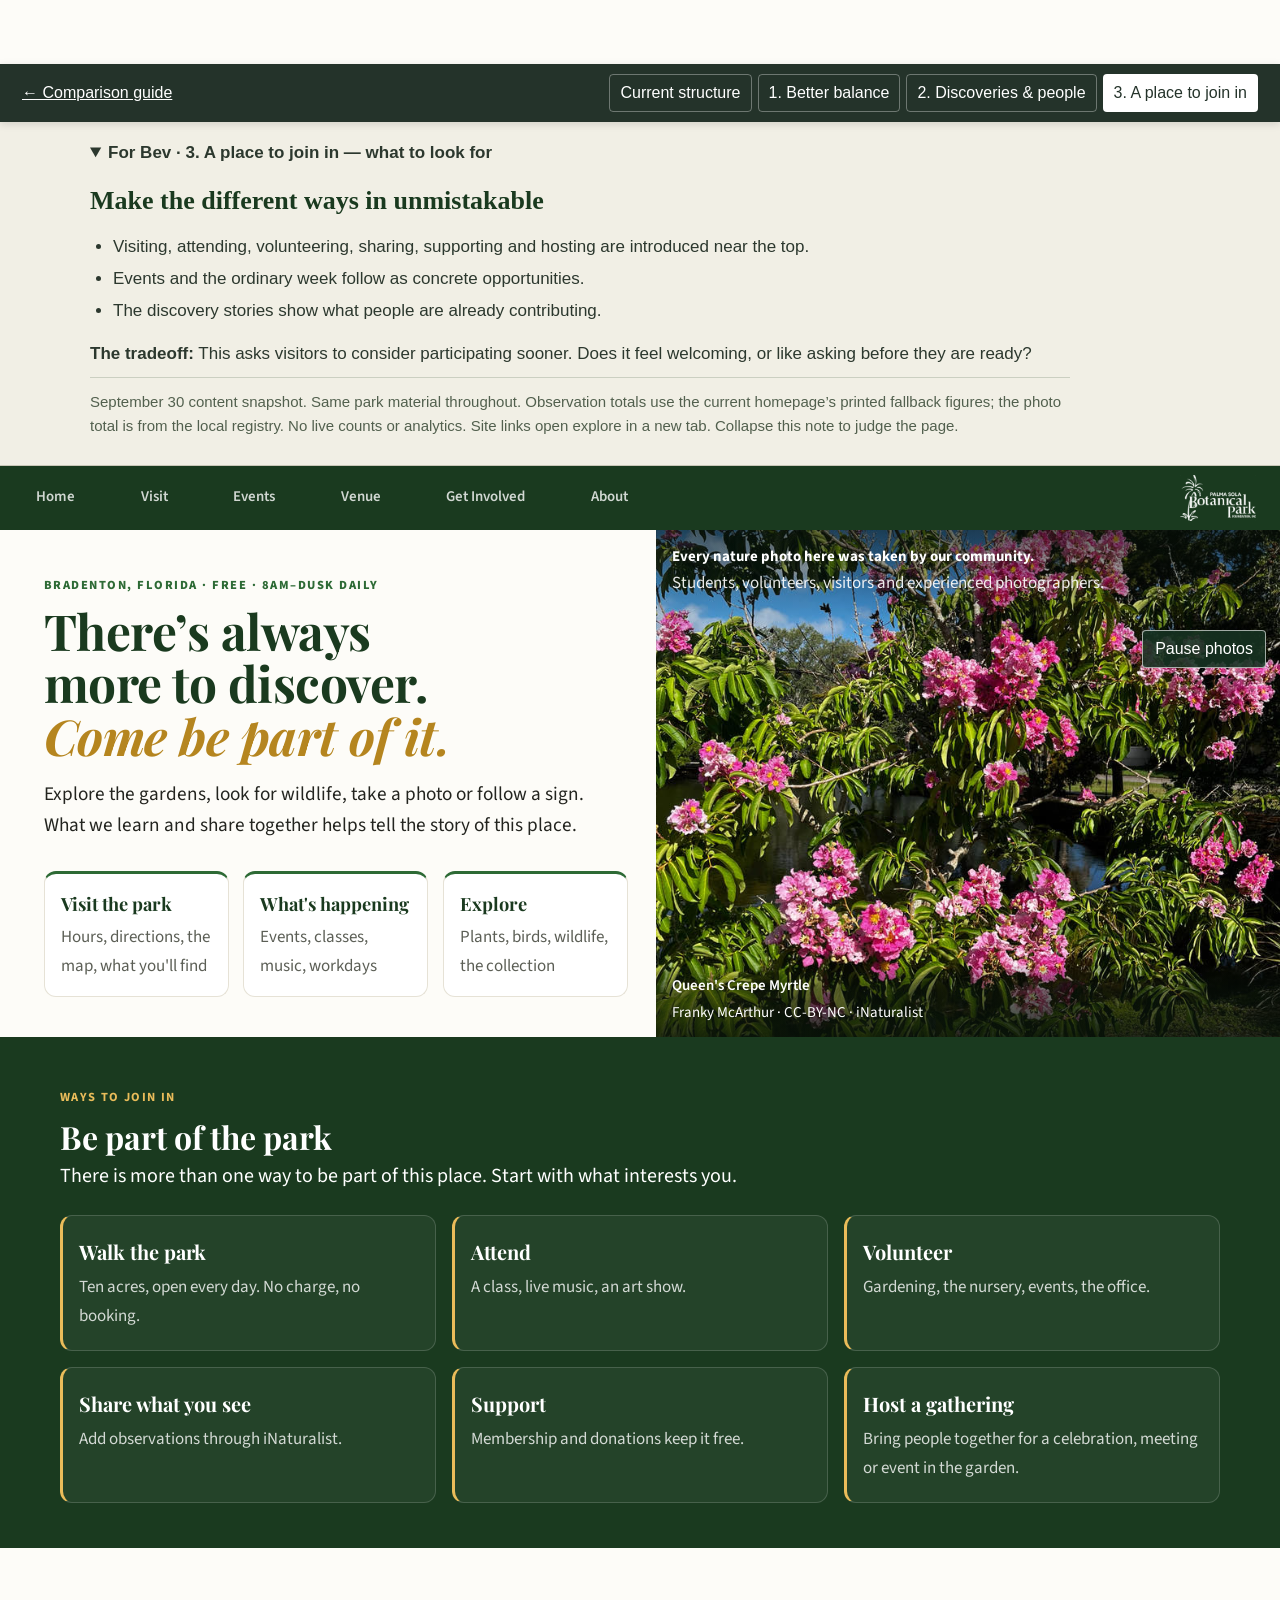
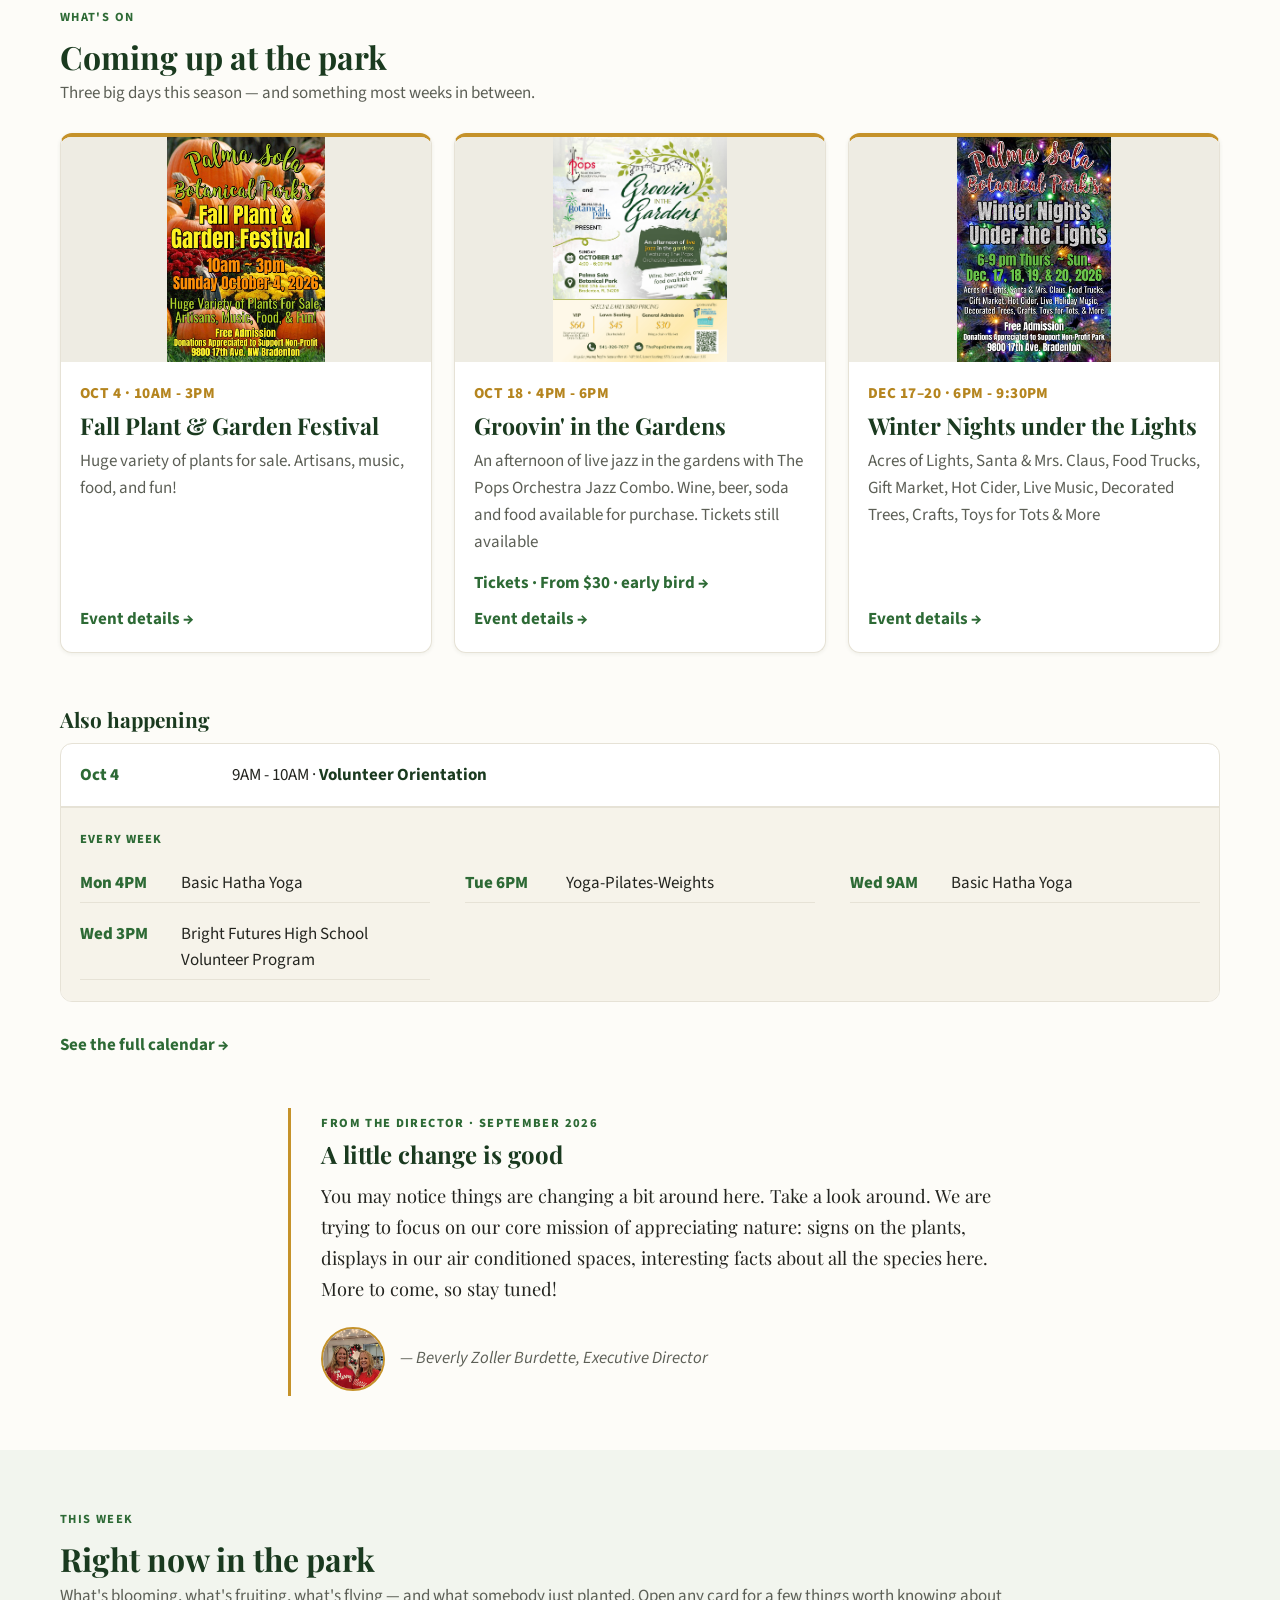
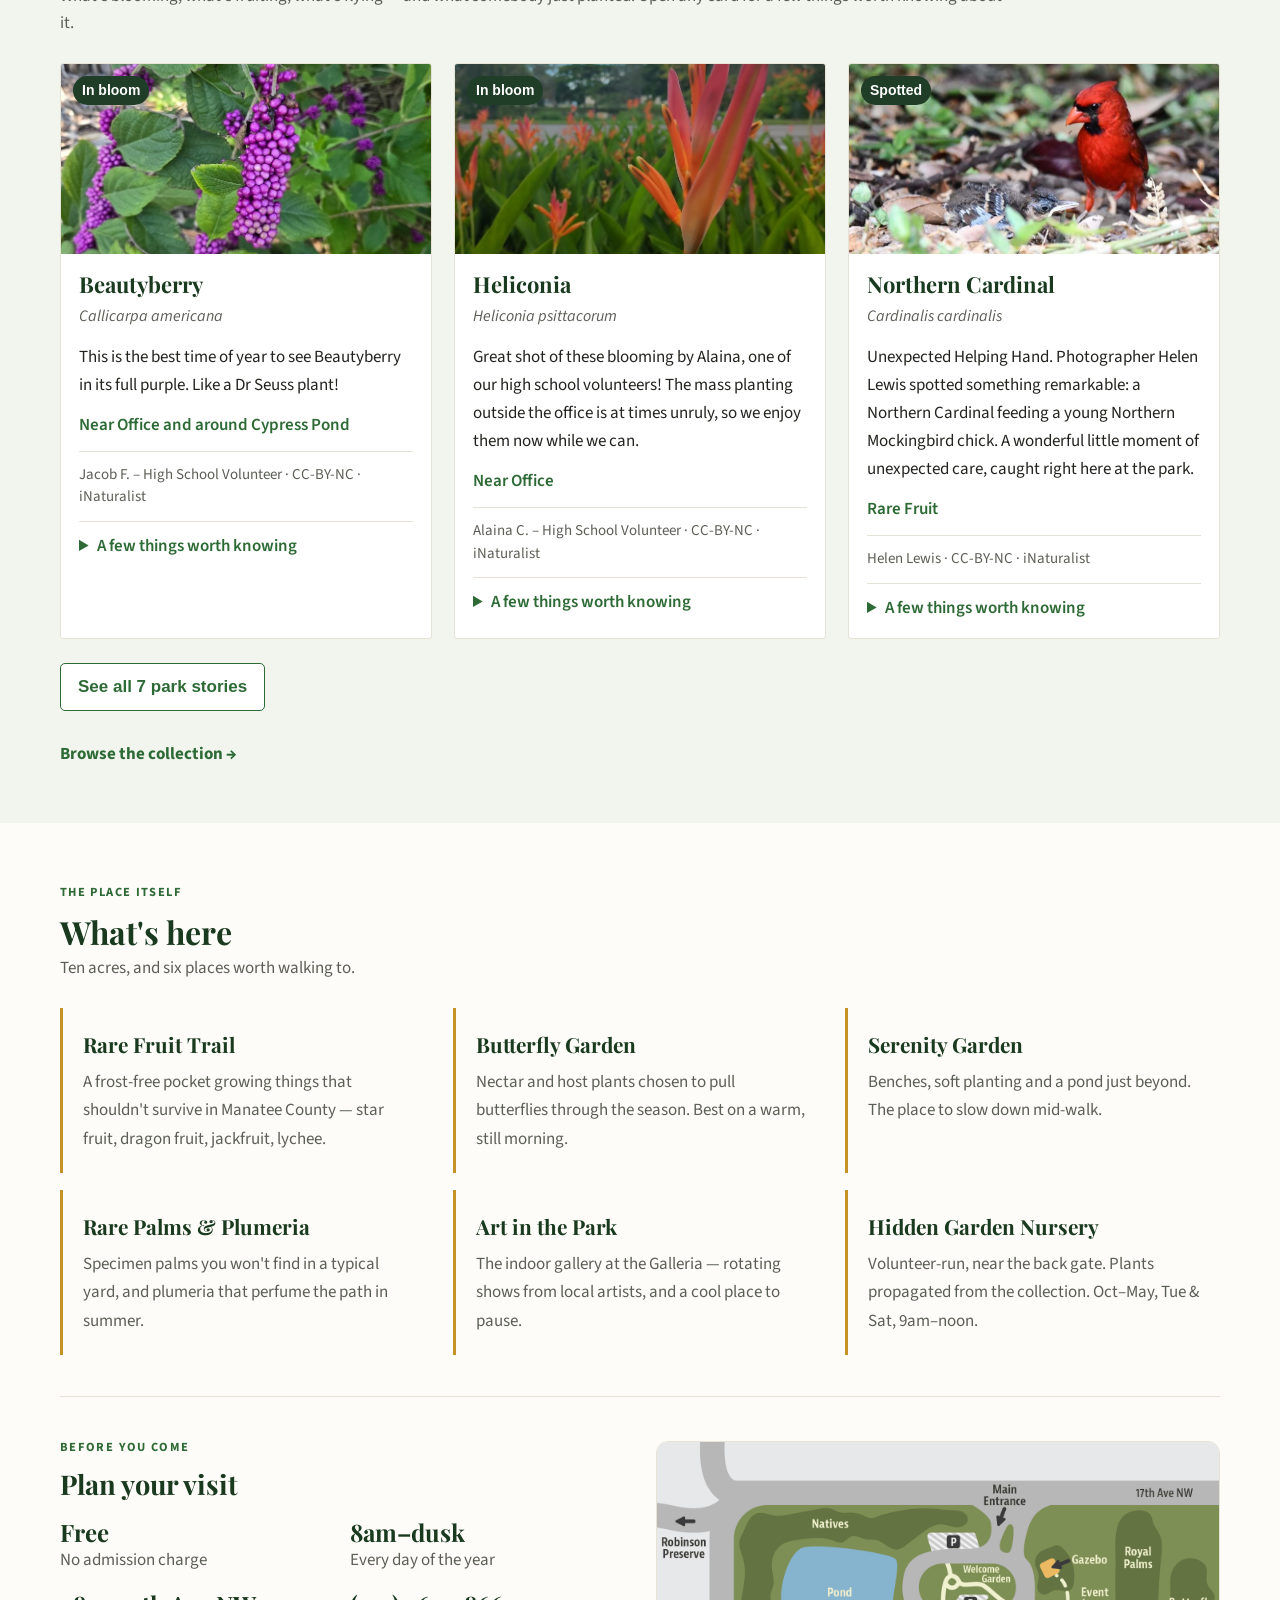
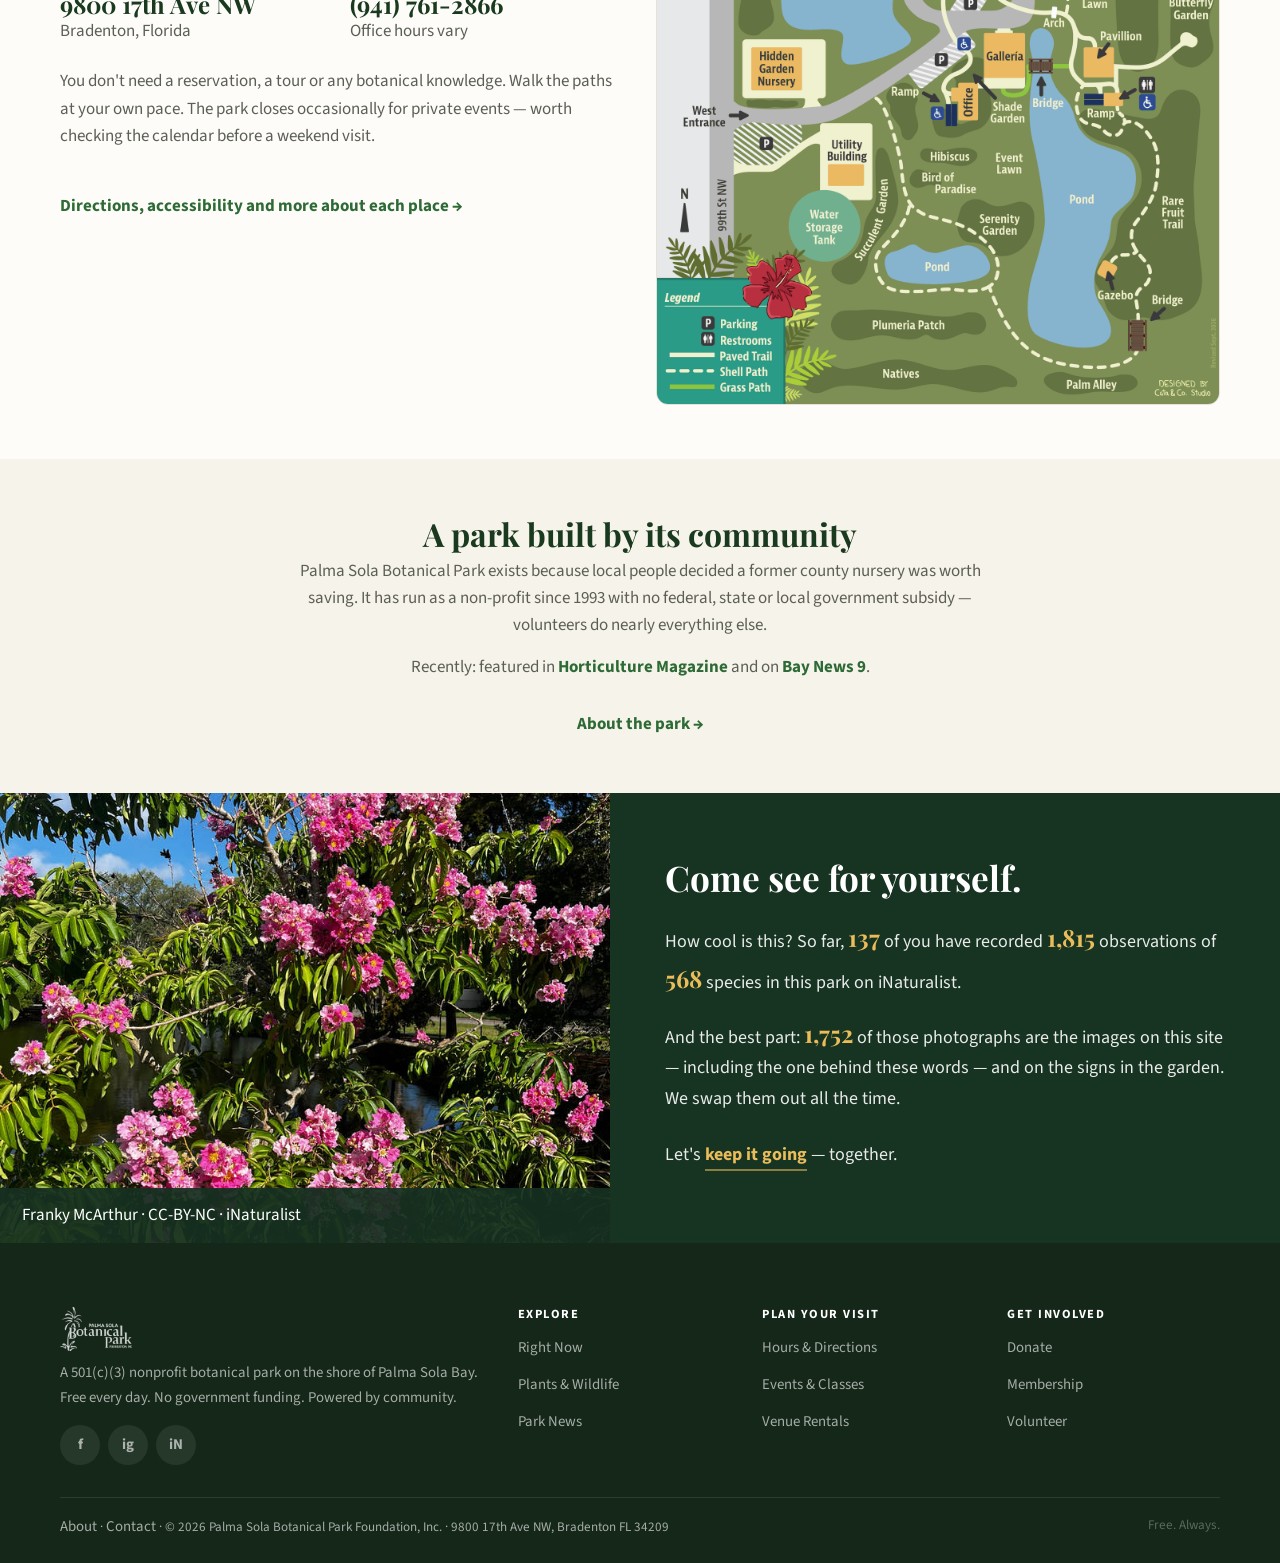
<file: homepage/participate.html>
<!DOCTYPE html>
<html lang="en">
<head>
<meta charset="UTF-8">
<meta name="viewport" content="width=device-width, initial-scale=1">
<title>3. A place to join in · Palma Sola Botanical Park · Bradenton, Florida</title>
<meta name="description" content="A subtropical garden on Palma Sola Bay in Bradenton, Florida. Free every day, 8am to dusk, run by the community that loves it.">
<link rel="icon" type="image/png" href="assets/images/favicon.png">
<link rel="apple-touch-icon" href="assets/images/favicon.png">
<link rel="preconnect" href="https://fonts.googleapis.com">
<link rel="preconnect" href="https://fonts.gstatic.com" crossorigin>
<link href="https://fonts.googleapis.com/css2?family=Playfair+Display:ital,wght@0,400;0,700;1,400&family=Source+Sans+3:wght@300;400;600;700&display=swap" rel="stylesheet">
<link rel="stylesheet" href="base.css">
<style>
section[id]{scroll-margin-top:78px}

/* ═══════════════════════════════════════════════════════════════════════
   index.html — rebuilt 2026-09-05 from a standalone concept page, since deleted.

   The order answers a visitor's first five minutes, not a site map:
     what is this place → what's on → what's here + how to come →
     what's interesting today → how to take part → who's behind it → come

   REMOVED in this rebuild, deliberately:
     · the "Seen lately" iNaturalist mosaic and its stats block — the page was
       becoming a nature-data site rather than a park's front door
     · the "Every acre. Yours to use." essay — cut to three sentences
     · "Your phone is a scientific instrument" as a headline — iNaturalist is
       now framed as participation, near the bottom
   All of that still exists on its own pages. Git has the old homepage.

   Kept: the hero slideshow, because the community-photo credit chain is the
   thing the park is proudest of and it belongs above the fold.
   ═══════════════════════════════════════════════════════════════════════ */

/* hero slideshow, carried over from the previous homepage */
.hero-slideshow{position:absolute;inset:0}
.hero-slide{position:absolute;inset:0;background-size:cover;background-position:center;
  opacity:0;transition:opacity 1.6s ease}
.hero-slide.on{opacity:1}
.hero-photo-note{position:absolute;top:0;left:0;right:0;z-index:3;
  padding:var(--s4) var(--s4) var(--s7);
  background:linear-gradient(rgba(8,18,9,.62),rgba(8,18,9,.22) 60%,transparent);
  color:rgba(255,255,255,.9);font-size:var(--t-xs);line-height:1.5;pointer-events:none}
.hero-photo-note strong{display:block;color:#fff;font-size:var(--t-sm);margin-bottom:.2rem}

.cx-note{background:#5d4a8a;color:#fff;padding:.7rem 1.5rem;font-size:var(--t-base);text-align:center;line-height:1.5}
.cx-note a{color:#fff;text-decoration:underline}

/* ── hero ─────────────────────────────────────────────────────────────── */
.cx-hero{display:grid;grid-template-columns:1fr;background:var(--paper)}
@media(min-width:900px){.cx-hero{grid-template-columns:1.05fr 1fr}}
.cx-hero-txt{padding:3.5rem 1.75rem 3rem;max-width:640px;margin-left:auto}
.cx-eyebrow{font-size:var(--t-cap);font-weight:800;letter-spacing:.12em;text-transform:uppercase;color:var(--green)}
/* Sized so the first sentence breaks as "There’s always / more to discover."
   and the italic line never wraps — down to a 360px phone (8.2em of italic at
   2.3rem is 302px). `balance` keeps desktop from breaking greedily after "more". */
.cx-h1{font-family:var(--serif);font-size:clamp(2.3rem,5vw,3.4rem);line-height:1.06;text-wrap:balance;color:var(--green-ink);margin:.5rem 0 0}
.cx-h1 em{display:block;font-style:italic;color:var(--gold)}
.cx-lede{font-size:1.2rem;line-height:1.6;color:var(--ink);margin:1.1rem 0 0;max-width:34em}
.cx-hero-img{min-height:340px;background:center/cover no-repeat}
/* Parenthetical, not a warning. It used to be a gold pill directly under the
   eyebrow, which gave one closed afternoon the weight of a site-wide alert. */
.cx-closenote{margin:.8rem 0 0;font-size:var(--t-base);color:var(--ink-soft)}
.cx-closenote::before{content:"🔒";margin-right:.4rem;opacity:.65}

/* three ways in */
.cx-ways{display:grid;gap:.9rem;margin:1.9rem 0 0;grid-template-columns:1fr}
@media(min-width:560px){.cx-ways{grid-template-columns:repeat(3,1fr)}}
.cx-way{display:block;background:var(--surface);border:1px solid var(--rule);border-top:3px solid var(--green);
  border-radius:var(--r);padding:.95rem 1rem;text-decoration:none}
.cx-way:hover{border-top-color:var(--gold-mark)}
.cx-way b{display:block;font-family:var(--serif);font-size:1.14rem;color:var(--green-ink);margin-bottom:.2rem}
.cx-way span{font-size:var(--t-base);color:var(--ink-soft);line-height:1.45}

/* ── shared section furniture ─────────────────────────────────────────── */
.cx-sec{padding:3.4rem 1.5rem}
.cx-in{max-width:1160px;margin:0 auto}
.cx-title{font-family:var(--serif);font-size:2rem;color:var(--green-ink);margin:.15rem 0 .3rem;line-height:1.15}
.cx-sub{font-size:var(--t-base);color:var(--ink-soft);margin:0 0 1.6rem;line-height:1.6;max-width:56em}
.cx-more{display:inline-block;margin-top:1.8rem;font-size:var(--t-base);font-weight:700;color:var(--green)}

/* ── what's happening ─────────────────────────────────────────────────── */
.cx-bill{display:grid;gap:1.4rem;grid-template-columns:1fr}
@media(min-width:820px){.cx-bill{grid-template-columns:repeat(3,1fr)}}
.cx-post{background:var(--surface);border:1px solid var(--rule);border-top:4px solid var(--gold-mark);
  border-radius:var(--r);overflow:hidden;display:flex;flex-direction:column}
.cx-post-art{aspect-ratio:5/7;background:var(--sunk);overflow:hidden}
.cx-post-art img{width:100%;height:100%;object-fit:contain;display:block}
.cx-post-b{padding:.9rem 1.05rem 1.1rem;display:flex;flex-direction:column;flex:1}
.cx-when{font-size:.95rem;font-weight:800;letter-spacing:.03em;text-transform:uppercase;color:var(--gold)}
.cx-post h3{margin:.25rem 0 0;font-size:1.28rem;line-height:1.25;color:var(--green-ink)}
.cx-post p{margin:.5rem 0 0;font-size:var(--t-base);line-height:1.55;color:var(--ink-soft)}
.cx-post a.go{margin-top:auto;padding-top:.8rem;font-size:var(--t-base);font-weight:700;color:var(--green)}

.cx-next{margin-top:2rem;background:var(--surface);border:1px solid var(--rule);border-radius:var(--r);overflow:hidden}
.cx-row{display:flex;gap:1rem;align-items:baseline;padding:1.05rem 1.2rem;border-bottom:1px solid var(--rule)}
.cx-row:last-child{border-bottom:0}
.cx-row .d{flex:0 0 8.5rem;font-size:var(--t-base);font-weight:800;color:var(--green)}
.cx-row .t{font-size:var(--t-base);color:var(--ink)}
.cx-row .t b{color:var(--green-ink)}
.cx-row.closed{background:var(--sunk)}
/* The standing classes. One entry per sheet row, in a compact grid so each is
   delineated instead of running into the next — five items, two or three
   columns, rather than five sparse dated rows. */
.cx-weekly{padding:1.3rem 1.2rem;background:var(--sunk);border-top:1px solid var(--rule)}
.cx-weeklab{display:block;font-size:var(--t-cap);font-weight:800;letter-spacing:.09em;
  text-transform:uppercase;color:var(--green);margin-bottom:.9rem}
.cx-wkgrid{display:grid;gap:.75rem 2.2rem;grid-template-columns:1fr}
@media(min-width:560px){.cx-wkgrid{grid-template-columns:repeat(2,1fr)}}
@media(min-width:980px){.cx-wkgrid{grid-template-columns:repeat(3,1fr)}}
.cx-wk{display:flex;gap:.7rem;align-items:baseline;font-size:var(--t-base);line-height:1.55;
  padding:.35rem 0;border-bottom:1px solid var(--rule)}
.cx-wkwhen{flex:0 0 5.6rem;font-weight:800;color:var(--green);white-space:nowrap}
.cx-wkwhat{color:var(--ink)}
/* Series attribution on a dated row — present, not shouting. */
.cx-ser{color:var(--ink-soft)}
.cx-row.closed .d,.cx-row.closed .t{color:var(--ink-soft)}

/* ── what's here ──────────────────────────────────────────────────────── */
.cx-tiles{display:grid;gap:1.1rem;grid-template-columns:1fr}
@media(min-width:640px){.cx-tiles{grid-template-columns:repeat(2,1fr)}}
@media(min-width:980px){.cx-tiles{grid-template-columns:repeat(3,1fr)}}
.cx-tile{background:var(--surface);border:1px solid var(--rule);border-radius:var(--r);padding:1.15rem 1.25rem}
.cx-tile b{display:block;font-family:var(--serif);font-size:1.22rem;color:var(--green-ink);margin-bottom:.35rem}
.cx-tile span{font-size:var(--t-base);line-height:1.6;color:var(--ink-soft)}

/* ── plan your visit ──────────────────────────────────────────────────── */
.cx-plan{display:grid;gap:2rem;grid-template-columns:1fr;align-items:start}
/* On a phone the map used to sit below the facts, the paragraph and a link —
   so the one thing that actually orients you was last. It now leads, and the
   desktop composition is unchanged (text left, map right) via explicit
   column placement rather than source order. */
.cx-plan > .cx-map{order:-1}
@media(min-width:880px){
  .cx-plan{grid-template-columns:1fr 1fr}
  .cx-plan > *{order:0}
  /* Pull the map up level with "Before you come" rather than with the first
     fact. The heading only spans the left column, so a top-aligned map started
     roughly 5rem lower than the section did and read as sunk. */
  .cx-plan > .cx-map{grid-column:2;grid-row:1;margin-top:-4.9rem}
}
.cx-facts{display:grid;gap:1rem;grid-template-columns:repeat(2,1fr);margin-bottom:1.4rem}
.cx-fact b{display:block;font-family:var(--serif);font-size:1.5rem;color:var(--green-ink);line-height:1.1}
.cx-fact span{font-size:var(--t-base);color:var(--ink-soft)}
.cx-map{border:1px solid var(--rule);border-radius:var(--r);overflow:hidden;background:var(--surface)}
.cx-map img{width:100%;display:block}
.cx-maplab{padding:.7rem .9rem;font-size:var(--t-base);color:var(--ink-soft);border-top:1px solid var(--rule)}

/* ── right now ────────────────────────────────────────────────────────── */
.cx-rn{display:grid;gap:1.1rem;grid-template-columns:1fr}
@media(min-width:700px){.cx-rn{grid-template-columns:repeat(2,1fr)}}
@media(min-width:1000px){.cx-rn{grid-template-columns:repeat(4,1fr)}}
.cx-rncard{background:var(--surface);border:1px solid var(--rule);border-radius:var(--r);overflow:hidden}
.cx-rnart{height:150px;background:var(--sunk);position:relative}
.cx-chip{position:absolute;top:.6rem;left:.6rem;font-size:.72rem;font-weight:800;letter-spacing:.05em;
  text-transform:uppercase;padding:.24rem .62rem;border-radius:20px;box-shadow:0 1px 5px rgba(0,0,0,.25)}
.cx-rnb{padding:.85rem 1rem 1rem}
.cx-rnb b{display:block;font-size:1.05rem;color:var(--green-ink)}
.cx-rnb i{display:block;font-size:var(--t-base);color:var(--ink-soft);font-style:italic;margin-top:.1rem}
.cx-rnb span{display:block;font-size:var(--t-base);color:var(--green);font-weight:600;margin-top:.5rem}

/* ── collection / participate ─────────────────────────────────────────── */
.cx-stats{display:flex;flex-wrap:wrap;gap:2.4rem;margin:.4rem 0 1.4rem}
.cx-stat b{display:block;font-family:var(--serif);font-size:2.4rem;color:var(--green-ink);line-height:1}
.cx-stat span{font-size:var(--t-base);color:var(--ink-soft)}

/* ── be part of it ────────────────────────────────────────────────────── */
.cx-ways2{display:grid;gap:1rem;grid-template-columns:1fr}
@media(min-width:640px){.cx-ways2{grid-template-columns:repeat(2,1fr)}}
@media(min-width:1000px){.cx-ways2{grid-template-columns:repeat(5,1fr)}}
.cx-w2{display:block;text-decoration:none;background:rgba(255,255,255,.07);
  border:1px solid rgba(255,255,255,.16);border-radius:var(--r);padding:1rem 1.1rem;
  transition:background .15s,border-color .15s}
.cx-w2:hover{background:rgba(255,255,255,.13);border-color:var(--gold-light)}
.cx-w2 b{display:block;font-family:var(--serif);font-size:1.16rem;color:#fff;margin-bottom:.25rem}
.cx-w2 span{font-size:var(--t-base);line-height:1.5;color:rgba(255,255,255,.8)}

/* ── closing ──────────────────────────────────────────────────────────── */
.cx-close{position:relative;min-height:440px;display:flex;align-items:center;justify-content:center;
  text-align:center;background:center/cover no-repeat;color:#fff;padding:3rem 1.5rem}
.cx-close::before{content:"";position:absolute;inset:0;background:linear-gradient(180deg,rgba(12,26,14,.35),rgba(12,26,14,.78))}
.cx-close > div{position:relative;z-index:2;max-width:40em}
.cx-close h2{font-family:var(--serif);font-size:clamp(2.2rem,5vw,3rem);color:#fff;line-height:1.1;margin:0 0 .8rem}
.cx-close p{font-size:1.15rem;line-height:1.7;color:rgba(255,255,255,.9);margin:0 0 .4rem}
/* Numbers set in the serif, slightly larger and in gold, so they carry inside
   a sentence without the sentence turning into a scoreboard. */
.cx-tally{margin:1.2rem 0 .9rem !important;font-size:1.22rem;line-height:1.75}
.cx-keepgoing{margin-top:1.6rem !important;font-size:1.32rem}
.cx-keepgoing a{color:var(--gold-light);font-weight:700;
  border-bottom:2px solid rgba(234,188,90,.55);padding-bottom:.1rem;text-decoration:none}
.cx-keepgoing a:hover{border-bottom-color:var(--gold-light);text-decoration:none}
.cx-close p b{font-family:var(--serif);font-size:1.32em;color:var(--gold-light);font-weight:700}
/* The credit plate here sits beneath a paragraph of copy rather than over a
   bare photograph, so it is dialled back — the full-strength version competes
   with the text it is under. */
/* Selector is .cx-close > .photo-attr--muted (0,2,0) on purpose: the sibling
   rule `.cx-close > div` is 0,1,1 and beat a bare .photo-attr--muted, forcing
   position:relative back on and turning the credit into a flex item squeezed
   into a narrow column over the copy. Two classes outrank one class + a type. */
.cx-close > .photo-attr--muted{
  /* .cx-close is text-align:center and that cascades in. The credit LINE is a
     flex row so it ignores it, but the species line is plain text and centred
     itself inside the plate — which read as a random indent above a
     left-aligned line. A credit plate is always left-aligned. */
  text-align:left;
  position:absolute; left:1rem; right:1rem; bottom:.9rem; z-index:3;
  opacity:.72; max-width:32rem;
  transform:scale(.92); transform-origin:left bottom;
}
.cx-close > .photo-attr--muted .attr-by{color:rgba(234,188,90,.85)}
/* STAYS ABSOLUTE AT EVERY WIDTH. It was switched to position:static on phones,
   which made it a flex item inside .cx-close — a centring flex container — so
   it collapsed into a narrow column stacked on top of the copy. The section
   reserves room for it below instead. */
@media(max-width:640px){
  .cx-close > .photo-attr--muted{transform:scale(.86);opacity:.8;left:.9rem;right:.9rem;bottom:.7rem}
  .cx-close{padding-bottom:6rem}
}
</style>
<meta name="robots" content="noindex,nofollow"><link rel="stylesheet" href="review.css"></head>
<body class="review participate"><div class="review-bar"><a href="../index.html">← Comparison guide</a><nav aria-label="Compare homepages"><a href="current.html">Current structure</a><a href="balance.html">1. Better balance</a><a href="discover.html">2. Discoveries &amp; people</a><a href="participate.html" aria-current="page">3. A place to join in</a></nav></div><details class="primer" open><summary>For Bev · 3. A place to join in — what to look for</summary><div class="primer-inner"><h2>Make the different ways in unmistakable</h2><ul><li>Visiting, attending, volunteering, sharing, supporting and hosting are introduced near the top.</li><li>Events and the ordinary week follow as concrete opportunities.</li><li>The discovery stories show what people are already contributing.</li></ul><p><strong>The tradeoff:</strong> This asks visitors to consider participating sooner. Does it feel welcoming, or like asking before they are ready?</p><p class="snapshot">September 30 content snapshot. Same park material throughout. Observation totals use the current homepage’s printed fallback figures; the photo total is from the local registry. No live counts or analytics. Site links open explore in a new tab. Collapse this note to judge the page.</p></div></details>
<style>
  /* Top-nav spacing + hover dropdowns (desktop only; mobile uses the grouped list) */
  @media (min-width:861px){
    #site-nav .nav-links{display:flex;align-items:stretch;gap:2.6rem;height:64px}
    #site-nav .nav-links > li{display:flex;align-items:center;margin:0;padding:0}
    #site-nav .nav-links > li.has-sub{position:relative}
    #site-nav .subnav{
      position:absolute;top:100%;left:0;min-width:192px;margin:0;padding:.4rem 0;
      list-style:none;background:var(--green-deep);
      border-top:2px solid var(--gold);border-radius:0 0 10px 10px;
      box-shadow:0 16px 32px rgba(0,0,0,.32);
      opacity:0;visibility:hidden;pointer-events:none;
      transform:translateY(-6px);transition:opacity .15s ease,transform .15s ease;z-index:950;
    }
    #site-nav .nav-links > li.has-sub:last-child .subnav{left:auto;right:0}
    #site-nav .nav-links > li.has-sub:hover > .subnav,
    #site-nav .nav-links > li.has-sub:focus-within > .subnav{
      opacity:1;visibility:visible;pointer-events:auto;transform:translateY(0);
    }
    #site-nav .subnav li{display:block;margin:0}
    #site-nav .subnav a{
      display:block;padding:.5rem 1.15rem;white-space:nowrap;border-bottom:0;
      font-size:.95rem;font-weight:600;letter-spacing:.02em;color:rgba(255,255,255,.82);
    }
    #site-nav .subnav a:hover,#site-nav .subnav a:focus{background:rgba(255,255,255,.10);color:var(--white)}
  }
  @media (min-width:861px) and (max-width:1100px){#site-nav .nav-links{gap:1.7rem}}
  /* Mobile: grouped sub-items under each top link inside the hamburger panel.

     The panel paints its own background here, exactly as the desktop .subnav
     above does, instead of inheriting one from the stylesheet. It used not to,
     and that is what broke it: these link colours were white — chosen to match
     the dark-green desktop dropdowns — while the panel background came from
     psbp.css, which is white. White on white. Every entry was still in the page
     and still tappable; none of the sub-entries could be seen.

     Keeping background and text together in one block means the menu renders
     correctly whether a page loads psbp.css or the older site.css, and cannot
     be broken again by a change to either. Every var() below carries a literal
     fallback for the same reason. */
  #navMobile{background:#fff}
  #navMobile .nm-top{
    font-weight:700;color:var(--green-deep,#1a3a1f);
    border-top:1px solid var(--border,#e6e2d6);margin-top:.35rem;
  }
  #navMobile .nm-top:first-child{border-top:0;margin-top:0}
  #navMobile .nm-sub{padding-left:2.4rem;font-size:.95rem;font-weight:500;color:var(--text-soft,#5c5f56)}
  #navMobile .nm-sub:hover,#navMobile .nm-sub:focus{color:var(--green-deep,#1a3a1f)}
  /* Make the open mobile menu fit the screen and scroll inside itself —
     otherwise the list overflows past the viewport and can't be reached,
     and touch-scroll leaks through to the page behind it. */
  #navMobile{max-height:calc(100vh - 64px);max-height:calc(100dvh - 64px);overflow-y:auto;-webkit-overflow-scrolling:touch;overscroll-behavior:contain}
</style>
<nav id="site-nav">
  <ul class="nav-links">
    <li class="has-sub">
      <a target="_blank" rel="noopener" href="https://palma-sola-botanical-park.github.io/explore/index.html">Home</a>
      <ul class="subnav">
        <li><a target="_blank" rel="noopener" href="https://palma-sola-botanical-park.github.io/explore/index.html">Welcome</a></li>
        <li><a target="_blank" rel="noopener" href="https://palma-sola-botanical-park.github.io/explore/index.html#happening">What's On</a></li>
        <li><a target="_blank" rel="noopener" href="https://palma-sola-botanical-park.github.io/explore/index.html#whatsHere">What's Here</a></li>
        <li><a target="_blank" rel="noopener" href="https://palma-sola-botanical-park.github.io/explore/index.html#rightNowSection">Right Now</a></li>
        <li><a target="_blank" rel="noopener" href="https://palma-sola-botanical-park.github.io/explore/news.html">News</a></li>
      </ul>
    </li>
    <li class="has-sub">
      <a target="_blank" rel="noopener" href="https://palma-sola-botanical-park.github.io/explore/visit.html">Visit</a>
      <ul class="subnav">
        <li><a target="_blank" rel="noopener" href="https://palma-sola-botanical-park.github.io/explore/visit.html#getting-here">Getting here</a></li>
        <li><a target="_blank" rel="noopener" href="https://palma-sola-botanical-park.github.io/explore/visit.html#the-layout">Park Map</a></li>
        <li><a target="_blank" rel="noopener" href="https://palma-sola-botanical-park.github.io/explore/visit.html#wander">Where to wander</a></li>
        <li><a target="_blank" rel="noopener" href="https://palma-sola-botanical-park.github.io/explore/visit.html#tours">Tours</a></li>
      </ul>
    </li>
    <li class="has-sub">
      <a target="_blank" rel="noopener" href="https://palma-sola-botanical-park.github.io/explore/events.html">Events</a>
      <ul class="subnav">
        <li><a target="_blank" rel="noopener" href="https://palma-sola-botanical-park.github.io/explore/events.html#weeks">Next 2 Weeks</a></li>
        <li><a target="_blank" rel="noopener" href="https://palma-sola-botanical-park.github.io/explore/events.html#calendar">Full Schedule</a></li>
      </ul>
    </li>
    <li class="has-sub">
      <a target="_blank" rel="noopener" href="https://palma-sola-botanical-park.github.io/explore/venue.html">Venue</a>
      <ul class="subnav">
        <li><a target="_blank" rel="noopener" href="https://palma-sola-botanical-park.github.io/explore/venue.html#weddings">Weddings</a></li>
        <li><a target="_blank" rel="noopener" href="https://palma-sola-botanical-park.github.io/explore/venue.html#rentals">Other Events</a></li>
        <li><a target="_blank" rel="noopener" href="https://palma-sola-botanical-park.github.io/explore/venue.html#layout">Park Map</a></li>
      </ul>
    </li>
    <li class="has-sub">
      <a target="_blank" rel="noopener" href="https://palma-sola-botanical-park.github.io/explore/get-involved.html">Get Involved</a>
      <ul class="subnav">
        <li><a target="_blank" rel="noopener" href="https://palma-sola-botanical-park.github.io/explore/get-involved.html#donate">Donate</a></li>
        <li><a target="_blank" rel="noopener" href="https://palma-sola-botanical-park.github.io/explore/get-involved.html#member">Membership</a></li>
        <li><a target="_blank" rel="noopener" href="https://palma-sola-botanical-park.github.io/explore/get-involved.html#volunteer">Volunteering</a></li>
        <li><a target="_blank" rel="noopener" href="https://palma-sola-botanical-park.github.io/explore/get-involved.html#citizen-science">Citizen Science</a></li>
      </ul>
    </li>
    <li class="has-sub">
      <a target="_blank" rel="noopener" href="https://palma-sola-botanical-park.github.io/explore/contact.html">About</a>
      <ul class="subnav">
        <li><a target="_blank" rel="noopener" href="https://palma-sola-botanical-park.github.io/explore/contact.html#story">Our Story</a></li>
        <li><a target="_blank" rel="noopener" href="https://palma-sola-botanical-park.github.io/explore/contact.html#organization">Our People</a></li>
        <li><a target="_blank" rel="noopener" href="https://palma-sola-botanical-park.github.io/explore/contact.html#mission">Our Mission</a></li>
        <li><a target="_blank" rel="noopener" href="https://palma-sola-botanical-park.github.io/explore/contact.html#community-links">Our Partners</a></li>
        <li><a target="_blank" rel="noopener" href="https://palma-sola-botanical-park.github.io/explore/contact.html#visit">Contact Us</a></li>
      </ul>
    </li>
  </ul>
  <a target="_blank" rel="noopener" href="https://palma-sola-botanical-park.github.io/explore/index.html" class="nav-logo">
    <img src="assets/images/white_PSBP_logo.png" alt="Palma Sola Botanical Park">
  </a>
  <button class="nav-hamburger" id="navHamburger" aria-label="Menu">
    <span></span><span></span><span></span>
  </button>
</nav>
<div class="nav-mobile" id="navMobile">
  <a target="_blank" rel="noopener" href="https://palma-sola-botanical-park.github.io/explore/index.html" class="nm-top">Home</a>
  <a target="_blank" rel="noopener" href="https://palma-sola-botanical-park.github.io/explore/index.html" class="nm-sub">Welcome</a>
  <a target="_blank" rel="noopener" href="https://palma-sola-botanical-park.github.io/explore/index.html#happening" class="nm-sub">What's On</a>
  <a target="_blank" rel="noopener" href="https://palma-sola-botanical-park.github.io/explore/index.html#whatsHere" class="nm-sub">What's Here</a>
  <a target="_blank" rel="noopener" href="https://palma-sola-botanical-park.github.io/explore/index.html#rightNowSection" class="nm-sub">Right Now</a>
  <a target="_blank" rel="noopener" href="https://palma-sola-botanical-park.github.io/explore/news.html" class="nm-sub">News</a>
  <a target="_blank" rel="noopener" href="https://palma-sola-botanical-park.github.io/explore/visit.html" class="nm-top">Visit</a>
  <a target="_blank" rel="noopener" href="https://palma-sola-botanical-park.github.io/explore/visit.html#getting-here" class="nm-sub">Getting here</a>
  <a target="_blank" rel="noopener" href="https://palma-sola-botanical-park.github.io/explore/visit.html#the-layout" class="nm-sub">Park Map</a>
  <a target="_blank" rel="noopener" href="https://palma-sola-botanical-park.github.io/explore/visit.html#wander" class="nm-sub">Where to wander</a>
  <a target="_blank" rel="noopener" href="https://palma-sola-botanical-park.github.io/explore/visit.html#tours" class="nm-sub">Tours</a>
  <a target="_blank" rel="noopener" href="https://palma-sola-botanical-park.github.io/explore/events.html" class="nm-top">Events</a>
  <a target="_blank" rel="noopener" href="https://palma-sola-botanical-park.github.io/explore/events.html#weeks" class="nm-sub">Next 2 Weeks</a>
  <a target="_blank" rel="noopener" href="https://palma-sola-botanical-park.github.io/explore/events.html#calendar" class="nm-sub">Full Schedule</a>
  <a target="_blank" rel="noopener" href="https://palma-sola-botanical-park.github.io/explore/venue.html" class="nm-top">Venue</a>
  <a target="_blank" rel="noopener" href="https://palma-sola-botanical-park.github.io/explore/venue.html#weddings" class="nm-sub">Weddings</a>
  <a target="_blank" rel="noopener" href="https://palma-sola-botanical-park.github.io/explore/venue.html#rentals" class="nm-sub">Other Events</a>
  <a target="_blank" rel="noopener" href="https://palma-sola-botanical-park.github.io/explore/venue.html#layout" class="nm-sub">Park Map</a>
  <a target="_blank" rel="noopener" href="https://palma-sola-botanical-park.github.io/explore/get-involved.html" class="nm-top">Get Involved</a>
  <a target="_blank" rel="noopener" href="https://palma-sola-botanical-park.github.io/explore/get-involved.html#donate" class="nm-sub">Donate</a>
  <a target="_blank" rel="noopener" href="https://palma-sola-botanical-park.github.io/explore/get-involved.html#member" class="nm-sub">Membership</a>
  <a target="_blank" rel="noopener" href="https://palma-sola-botanical-park.github.io/explore/get-involved.html#volunteer" class="nm-sub">Volunteering</a>
  <a target="_blank" rel="noopener" href="https://palma-sola-botanical-park.github.io/explore/get-involved.html#citizen-science" class="nm-sub">Citizen Science</a>
  <a target="_blank" rel="noopener" href="https://palma-sola-botanical-park.github.io/explore/contact.html" class="nm-top">About</a>
  <a target="_blank" rel="noopener" href="https://palma-sola-botanical-park.github.io/explore/contact.html#story" class="nm-sub">Our Story</a>
  <a target="_blank" rel="noopener" href="https://palma-sola-botanical-park.github.io/explore/contact.html#organization" class="nm-sub">Our People</a>
  <a target="_blank" rel="noopener" href="https://palma-sola-botanical-park.github.io/explore/contact.html#mission" class="nm-sub">Our Mission</a>
  <a target="_blank" rel="noopener" href="https://palma-sola-botanical-park.github.io/explore/contact.html#community-links" class="nm-sub">Our Partners</a>
  <a target="_blank" rel="noopener" href="https://palma-sola-botanical-park.github.io/explore/contact.html#visit" class="nm-sub">Contact Us</a>
</div><div class="cx-hero">
  <div class="cx-hero-txt">
    <div class="cx-eyebrow">Bradenton, Florida · Free · 8am–dusk daily</div>
    <h1 class="cx-h1">There’s always more to discover.<em>Come be part of it.</em></h1>
    <p class="cx-lede">
      Explore the gardens, look for wildlife, take a photo or follow a sign. What we learn
      and share together helps tell the story of this place.
    </p>

    
    <p class="cx-closenote" id="homeClosure" style="display:none"></p>

    
    <div class="cx-ways">
      <a class="cx-way" target="_blank" rel="noopener" href="https://palma-sola-botanical-park.github.io/explore/visit.html"><b>Visit the park</b><span>Hours, directions, the map, what you'll find</span></a>
      <a class="cx-way" target="_blank" rel="noopener" href="https://palma-sola-botanical-park.github.io/explore/events.html"><b>What's happening</b><span>Events, classes, music, workdays</span></a>
      <a class="cx-way" target="_blank" rel="noopener" href="https://palma-sola-botanical-park.github.io/explore/nature.html"><b>Explore</b><span>Plants, birds, wildlife, the collection</span></a>
    </div>
  </div>
  <div class="cx-hero-img" style="position:relative;overflow:hidden">
    <div class="hero-photo-note">
      <strong>Every nature photo here was taken by our community.</strong>
      Students, volunteers, visitors and experienced photographers.
    </div>
    <div class="hero-slideshow" id="heroSlides"><div class="hero-slide on" style="background-image:url('assets/photos/PSBP-00005/662740624.jpg');background-position:50% 50%"><div class="photo-attr"><span class="attr-species">Queen&#x27;s Crepe Myrtle</span><span class="attr-line">Franky McArthur · CC-BY-NC · iNaturalist</span></div></div><div class="hero-slide " style="background-image:url('assets/photos/PSBP-00056/731638176.jpg');background-position:50% 51%"><div class="photo-attr"><span class="attr-species">Heliconia</span><span class="attr-line">Alaina C. – High School Volunteer · CC-BY-NC · iNaturalist</span></div></div><div class="hero-slide " style="background-image:url('assets/photos/PSBP-99978/733901077.jpg');background-position:62% 40%"><div class="photo-attr"><span class="attr-species">Northern Cardinal</span><span class="attr-line">Helen Lewis · CC-BY-NC · iNaturalist</span></div></div></div><button class="photo-pause" id="pausePhotos" type="button" aria-pressed="false">Pause photos</button>
  </div>
</div>

<section class="cx-sec bg-deep">
  <div class="cx-in">
    <span class="label">Ways to join in</span>
    <h2 class="cx-title" style="color:#fff">Be part of the park</h2>
    <p class="join-intro">There is more than one way to be part of this place. Start with what interests you.</p><div class="cx-ways2">
      <a class="cx-w2" target="_blank" rel="noopener" href="https://palma-sola-botanical-park.github.io/explore/visit.html"><b>Walk the park</b><span>Ten acres, open every day. No charge, no booking.</span></a>
      <a class="cx-w2" target="_blank" rel="noopener" href="https://palma-sola-botanical-park.github.io/explore/events.html"><b>Attend</b><span>A class, live music, an art show.</span></a>
      <a class="cx-w2" target="_blank" rel="noopener" href="https://palma-sola-botanical-park.github.io/explore/get-involved.html#volunteer"><b>Volunteer</b><span>Gardening, the nursery, events, the office.</span></a>
      <a class="cx-w2" target="_blank" rel="noopener" href="https://palma-sola-botanical-park.github.io/explore/get-started.html"><b>Share what you see</b><span>Add observations through iNaturalist.</span></a>
      <a class="cx-w2" target="_blank" rel="noopener" href="https://palma-sola-botanical-park.github.io/explore/get-involved.html#donate"><b>Support</b><span>Membership and donations keep it free.</span></a>
    <a class="cx-w2" target="_blank" rel="noopener" href="https://palma-sola-botanical-park.github.io/explore/venue.html"><b>Host a gathering</b><span>Bring people together for a celebration, meeting or event in the garden.</span></a></div>
  </div>
</section>

<section class="cx-sec bg-wash" id="happening">
  <div class="cx-in">
    <span class="label">What's on</span>
    <h2 class="cx-title">Coming up at the park</h2>
    <p class="cx-sub">Three big days this season — and something most weeks in between.</p>

    <div class="cx-bill" id="homePosters"><article class="feat-card"><a class="feat-art" href="https://palma-sola-botanical-park.github.io/explore/images/events/fallplant.jpg" target="_blank" rel="noopener" aria-label="View Fall Plant &amp; Garden Festival flyer"><img class="feat-art-fg" src="assets/images/events/fallplant.jpg" alt="Fall Plant &amp; Garden Festival flyer"></a><div class="feat-body"><div class="feat-when">Oct 4 · 10AM - 3PM</div><h3 class="feat-title">Fall Plant &amp; Garden Festival</h3><p class="feat-desc">Huge variety of plants for sale. Artisans, music, food, and fun!</p><div class="feat-actions"><a class="feat-link" href="https://palma-sola-botanical-park.github.io/explore/events.html" target="_blank" rel="noopener">Event details →</a></div></div></article><article class="feat-card"><a class="feat-art" href="https://palma-sola-botanical-park.github.io/explore/images/events/groovin-2026.jpg" target="_blank" rel="noopener" aria-label="View Groovin&#x27; in the Gardens flyer"><img class="feat-art-fg" src="assets/images/events/groovin-2026.jpg" alt="Groovin&#x27; in the Gardens flyer"></a><div class="feat-body"><div class="feat-when">Oct 18 · 4PM - 6PM</div><h3 class="feat-title">Groovin&#x27; in the Gardens</h3><p class="feat-desc">An afternoon of live jazz in the gardens with The Pops Orchestra Jazz Combo. Wine, beer, soda and food available for purchase. Tickets still available</p><div class="feat-actions"><a class="feat-link" href="https://thepopsorchestra.app.getcuebox.com/o/21NL0B8D/shows/QLF5LXY1" target="_blank" rel="noopener">Tickets · From $30 · early bird →</a><a class="feat-link" href="https://palma-sola-botanical-park.github.io/explore/events.html" target="_blank" rel="noopener">Event details →</a></div></div></article><article class="feat-card"><a class="feat-art" href="https://palma-sola-botanical-park.github.io/explore/images/events/winternights.jpg" target="_blank" rel="noopener" aria-label="View Winter Nights under the Lights flyer"><img class="feat-art-fg" src="assets/images/events/winternights.jpg" alt="Winter Nights under the Lights flyer"></a><div class="feat-body"><div class="feat-when">Dec 17–20 · 6PM - 9:30PM</div><h3 class="feat-title">Winter Nights under the Lights</h3><p class="feat-desc">Acres of Lights, Santa &amp; Mrs. Claus, Food Trucks, Gift Market, Hot Cider, Live Music, Decorated Trees, Crafts, Toys for Tots &amp; More</p><div class="feat-actions"><a class="feat-link" href="https://palma-sola-botanical-park.github.io/explore/events.html" target="_blank" rel="noopener">Event details →</a></div></div></article></div>

    
    <h3 style="font-family:var(--serif);font-size:1.3rem;color:var(--green-ink);margin:3.4rem 0 .2rem">Also happening</h3>
    <div class="cx-next" id="homeUpcoming" style="margin-top:.7rem"><div class="cx-row"><span class="d">Oct 4</span><span class="t">9AM - 10AM · <b>Volunteer Orientation</b></span></div><div class="cx-weekly"><span class="cx-weeklab">Every week</span><div class="cx-wkgrid"><div class="cx-wk"><span class="cx-wkwhen">Mon 4PM</span><span class="cx-wkwhat">Basic Hatha Yoga</span></div><div class="cx-wk"><span class="cx-wkwhen">Tue 6PM</span><span class="cx-wkwhat">Yoga-Pilates-Weights</span></div><div class="cx-wk"><span class="cx-wkwhen">Wed 9AM</span><span class="cx-wkwhat">Basic Hatha Yoga</span></div><div class="cx-wk"><span class="cx-wkwhen">Wed 3PM</span><span class="cx-wkwhat">Bright Futures High School Volunteer Program</span></div></div></div></div>
    <a class="cx-more" target="_blank" rel="noopener" href="https://palma-sola-botanical-park.github.io/explore/events.html">See the full calendar →</a>

    
    <div id="dnoteWrap"><div class="dnote"><div class="dnote-lab">From the Director · September 2026</div><h3 class="dnote-title">A little change is good</h3><p class="dnote-body">You may notice things are changing a bit around here. Take a look around. We are trying to focus on our core mission of appreciating nature: signs on the plants, displays in our air conditioned spaces, interesting facts about all the species here. More to come, so stay tuned!</p><div class="dnote-sign"><img class="dnote-face" src="assets/images/staff/director.jpg" alt=""><span class="dnote-by">— Beverly Zoller Burdette, Executive Director</span></div></div></div>
  </div>
</section>

<section class="cx-sec bg-sunk" id="rightNowSection">
  <div class="cx-in">
    <span class="label">This week</span>
    <h2 class="cx-title">Right now in the park</h2>
    
    <p class="cx-sub">What's blooming, what's fruiting, what's flying — and what somebody
      just planted. Open any card for a few things worth knowing about it.</p>
    <div class="review-stories" id="rightNowStrip"><article class="review-story"><div class="story-photo"><img loading="lazy" src="assets/photos/PSBP-00059/723780663.jpg" alt="Beautyberry" style="object-position:51% 47%"><span>In bloom</span></div><div class="story-copy"><h3>Beautyberry</h3><i>Callicarpa americana</i><p>This is the best time of year to see Beautyberry in its full purple. Like a Dr Seuss plant!</p><p class="story-location">Near Office and around Cypress Pond</p><div class="story-credit">Jacob F. – High School Volunteer · CC-BY-NC · iNaturalist</div><details><summary>A few things worth knowing</summary><p>Around the beginning of September, tight clusters of vivid purple fruit appear directly around the stems. At Palma Sola, that is when Beautyberry suddenly seems to be everywhere.</p><p>American Beautyberry is a Florida native. Ours grow around Cypress Pond and the office, and some appear to have seeded themselves into new spots.</p><p>The fruit is edible, though fresh Beautyberries are tart and not especially flavorful; they are more often made into jelly, with a lot of sugar.</p><a target="_blank" rel="noopener" href="https://palma-sola-botanical-park.github.io/explore/plants/PSBP-00059-Beautyberry.html">See the species page →</a></details></div></article><article class="review-story"><div class="story-photo"><img loading="lazy" src="assets/photos/PSBP-00056/731638176.jpg" alt="Heliconia" style="object-position:50% 51%"><span>In bloom</span></div><div class="story-copy"><h3>Heliconia</h3><i>Heliconia psittacorum</i><p>Great shot of these blooming by Alaina, one of our high school volunteers! The mass planting outside the office is at times unruly, so we enjoy them now while we can.</p><p class="story-location">Near Office</p><div class="story-credit">Alaina C. – High School Volunteer · CC-BY-NC · iNaturalist</div><details><summary>A few things worth knowing</summary><p>The showy orange bracts are not flowers — they are modified leaves. The actual flowers are the small structures tucked inside them. The bracts last for weeks after the true flowers have finished.</p><p>The curved bract shape is a near-exact match for a hummingbird bill. Plant and bird have been shaping each other through coevolution. In its native range, hummingbirds become territorial over specific heliconia plants, defending them as a private nectar supply.</p><a target="_blank" rel="noopener" href="https://palma-sola-botanical-park.github.io/explore/plants/PSBP-00056-Heliconia.html">See the species page →</a></details></div></article><article class="review-story"><div class="story-photo"><img loading="lazy" src="assets/photos/PSBP-99978/733901077.jpg" alt="Northern Cardinal" style="object-position:62% 40%"><span>Spotted</span></div><div class="story-copy"><h3>Northern Cardinal</h3><i>Cardinalis cardinalis</i><p>Unexpected Helping Hand. Photographer Helen Lewis spotted something remarkable: a Northern Cardinal feeding a young Northern Mockingbird chick. A wonderful little moment of unexpected care, caught right here at the park.</p><p class="story-location">Rare Fruit</p><div class="story-credit">Helen Lewis · CC-BY-NC · iNaturalist</div><details><summary>A few things worth knowing</summary><p>Males are bright red with a pointed crest and black face mask; females are warm buff-brown with red tinges. Both carry the same stout orange-red bill.</p><p>Both sexes sing. In many North American songbirds only the male does.</p><p>That heavy conical bill is a seed-cracker, opening tough seeds many birds cannot manage.</p><a target="_blank" rel="noopener" href="https://palma-sola-botanical-park.github.io/explore/wildlife/PSBP-99978-Northern-Cardinal.html">See the species page →</a></details></div></article><article class="review-story"><div class="story-photo"><img loading="lazy" src="assets/photos/PSBP-99936/715214448.jpg" alt="Eastern Lubber" style="object-position:53% 42%"><span>Spotted</span></div><div class="story-copy"><h3>Eastern Lubber</h3><i>Romalea microptera</i><p>Jenny caught this beast as she walked to the Galleria and took this great shot of its coloring. Beautiful and creepy at the same time.</p><p class="story-location">Office Decking</p><div class="story-credit">Jenny Gunter · CC-BY-NC · iNaturalist</div><details><summary>A few things worth knowing</summary><p>One of Florida&#x27;s largest grasshoppers, an adult Eastern Lubber can reach about three inches long.</p><p>The wings are too small for sustained flight. Adults mostly walk and climb, with only short hops when disturbed.</p><p>The black, yellow, orange or red coloration is a warning. Lubbers contain defensive chemicals and can release a foul-smelling froth when threatened.</p><a target="_blank" rel="noopener" href="https://palma-sola-botanical-park.github.io/explore/wildlife/PSBP-99936-Eastern-Lubber-Grasshopper.html">See the species page →</a></details></div></article><article class="review-story"><div class="story-photo"><img loading="lazy" src="assets/photos/PSBP-00125/681678865.jpg" alt="Golden Shower Tree" style="object-position:50% 50%"><span>In bloom</span></div><div class="story-copy"><h3>Golden Shower Tree</h3><i>Cassia fistula</i><p>To the left of the pavilion, between the butterfly garden and the rare fruit area is this hidden gem. Full glory of yellow right now!</p><p class="story-location">Near Butterfly Garden</p><div class="story-credit">Rob Carr · CC-BY-NC · iNaturalist</div><details><summary>A few things worth knowing</summary><p>Long chains of yellow flowers hang from the branches in late spring and early summer, briefly turning an otherwise inconspicuous tree into something much easier to spot.</p><p>The dark cylindrical pods that follow can reach about two feet long and stay on the tree through the winter.</p><p>Break open a mature pod and it isn&#x27;t one long hollow tube: the seeds sit in a row, separated by partitions, with dark pulp packed around them.</p><a target="_blank" rel="noopener" href="https://palma-sola-botanical-park.github.io/explore/plants/PSBP-00125-Golden-Shower-Tree.html">See the species page →</a></details></div></article><article class="review-story"><div class="story-photo"><img loading="lazy" src="assets/photos/PSBP-00010/703870944.jpg" alt="Geiger Tree" style="object-position:38% 57%"><span>In bloom</span></div><div class="story-copy"><h3>Geiger Tree</h3><i>Cordia sebestena</i><p>The Geiger Tree can be found in a couple spots. In the middle of the hibiscus garden in the field behind the office. Or in the welcome island. You passed in on the way in.</p><p class="story-location">Welcome Island and Hibiscus Garden</p><div class="story-credit">Rhonda Olschefskie · CC-BY-NC · iNaturalist</div><details><summary>A few things worth knowing</summary><p>Clusters of orange-red flowers can appear again and again through the warm season.</p><p>Rub a leaf and you have the other name for it — sandpaper leaf. Both surfaces are genuinely rough.</p><p>Pale, wrinkled fruits follow the flowers.</p><a target="_blank" rel="noopener" href="https://palma-sola-botanical-park.github.io/explore/plants/PSBP-00010-Geiger-Tree.html">See the species page →</a></details></div></article><article class="review-story"><div class="story-photo"><img loading="lazy" src="assets/photos/PSBP-00301/727623040.jpg" alt="Rainbow Eucalyptus" style="object-position:50% 45%"><span>Newly planted</span></div><div class="story-copy"><h3>Rainbow Eucalyptus</h3><i>Eucalyptus deglupta</i><p>Our team planted a new tree in September to replace the fallen baobab from the storms of past years. We also lost a rainbow eucalyptus near the cactus garden, so this is a welcome back of sorts!</p><p class="story-location">Front Pond</p><div class="story-credit">Franky McArthur · CC-BY-NC · iNaturalist</div><details><summary>A few things worth knowing</summary><p>The bark is not dyed or treated. Every color on that trunk follows a predictable sequence: the outer bark peels away to reveal bright green inner bark, which then shifts through blue and purple, deepens into orange and red, and finally fades to brown — at which point the cycle starts over. Different patches are always at different stages, which is why the whole trunk reads as a mosaic.</p><a target="_blank" rel="noopener" href="https://palma-sola-botanical-park.github.io/explore/plants/PSBP-00301-Rainbow-Eucalyptus.html">See the species page →</a></details></div></article></div>
    <a class="cx-more" target="_blank" rel="noopener" href="https://palma-sola-botanical-park.github.io/explore/nature.html">Browse the collection →</a>
  </div>
</section>

<section class="cx-sec bg-paper" id="whatsHere">
  <div class="cx-in">
    <span class="label">The place itself</span>
    <h2 class="cx-title">What's here</h2>
    <p class="cx-sub">Ten acres, and six places worth walking to.</p>

    <div class="cx-tiles">
      <div class="cx-tile"><b>Rare Fruit Trail</b><span>A frost-free pocket growing things that shouldn't survive in Manatee County — star fruit, dragon fruit, jackfruit, lychee.</span></div>
      <div class="cx-tile"><b>Butterfly Garden</b><span>Nectar and host plants chosen to pull butterflies through the season. Best on a warm, still morning.</span></div>
      <div class="cx-tile"><b>Serenity Garden</b><span>Benches, soft planting and a pond just beyond. The place to slow down mid-walk.</span></div>
      <div class="cx-tile"><b>Rare Palms &amp; Plumeria</b><span>Specimen palms you won't find in a typical yard, and plumeria that perfume the path in summer.</span></div>
      <div class="cx-tile"><b>Art in the Park</b><span>The indoor gallery at the Galleria — rotating shows from local artists, and a cool place to pause.</span></div>
      <div class="cx-tile"><b>Hidden Garden Nursery</b><span>Volunteer-run, near the back gate. Plants propagated from the collection. Oct–May, Tue &amp; Sat, 9am–noon.</span></div>
    </div>

    <hr style="border:0;border-top:1px solid var(--rule);margin:2.6rem 0 2.2rem">

    <span class="label">Before you come</span>
    <h2 class="cx-title" style="font-size:1.7rem">Plan your visit</h2>
    <div class="cx-plan" style="margin-top:1.2rem">
      <div>
        <div class="cx-facts">
          <div class="cx-fact"><b>Free</b><span>No admission charge</span></div>
          <div class="cx-fact"><b>8am–dusk</b><span>Every day of the year</span></div>
          <div class="cx-fact"><b>9800 17th Ave NW</b><span>Bradenton, Florida</span></div>
          <div class="cx-fact"><b>(941) 761-2866</b><span>Office hours vary</span></div>
        </div>
        <p class="cx-sub" style="margin-bottom:.8rem">
          You don't need a reservation, a tour or any botanical knowledge. Walk the paths at
          your own pace. The park closes occasionally for private events — worth checking the
          calendar before a weekend visit.
        </p>
        <a class="cx-more" target="_blank" rel="noopener" href="https://palma-sola-botanical-park.github.io/explore/visit.html">Directions, accessibility and more about each place →</a>
      </div>
      <div class="cx-map">
        <img src="assets/images/ParkMap.png" alt="Map of Palma Sola Botanical Park">
      </div>
    </div>
  </div>
</section>

<section class="cx-sec bg-sunk">
  <div class="cx-in" style="max-width:720px;text-align:center">
    <h2 class="cx-title">A park built by its community</h2>
    <p class="cx-sub" style="margin:0 auto">
      Palma Sola Botanical Park exists because local people decided a former county nursery
      was worth saving. It has run as a non-profit since 1993 with no federal, state or local
      government subsidy — volunteers do nearly everything else.
    </p>
    
    <p class="cx-sub" style="margin:.9rem auto 0">
      
      Recently: featured in <a target="_blank" rel="noopener" href="https://palma-sola-botanical-park.github.io/explore/news.html?story=Horticulture" style="color:var(--green);font-weight:700">Horticulture Magazine</a>
      and on <a target="_blank" rel="noopener" href="https://palma-sola-botanical-park.github.io/explore/news.html?story=Bay+News" style="color:var(--green);font-weight:700">Bay News 9</a>.
    </p>
    <a class="cx-more" target="_blank" rel="noopener" href="https://palma-sola-botanical-park.github.io/explore/contact.html">About the park →</a>
  </div>
</section>

<section class="closing-split"><figure><img src="assets/photos/PSBP-00005/662740624.jpg" alt="Queen&#x27;s Crepe Myrtle"><figcaption>Franky McArthur · CC-BY-NC · iNaturalist</figcaption></figure><div class="cx-close" id="closePhoto">
  <div class="photo-attr photo-attr--muted" id="closeCredit"><span class="attr-species">Queen&#x27;s Crepe Myrtle</span><span class="attr-line">Franky McArthur · CC-BY-NC · iNaturalist</span></div>
  <div>
    
    <h2>Come see for yourself.</h2>

    
    <p class="cx-tally">How cool is this? So far, <b id="closeObservers">137</b> of you have
      recorded <b id="closeObs">1,815</b> observations of <b id="closeSpecies">568</b>
      species in this park on iNaturalist.</p>
    <p>And the best part: <b id="closePhotos">1,752</b> of those photographs are the images on this site —
      including the one behind these words — and on the signs in the garden.
      We swap them out all the time.</p>
    
    <p class="cx-keepgoing">Let's <a target="_blank" rel="noopener" href="https://palma-sola-botanical-park.github.io/explore/get-started.html">keep it going</a> — together.</p>
  </div>
</div>

</section>
<footer id="site-footer">
  <div class="footer-inat" id="footerInatStrip" style="display:none">
    <div class="footer-inat-stats">
      <div class="footer-inat-stat"><strong id="fTotal" class="pulse">—</strong><span>Observations</span></div>
      <div class="footer-inat-stat"><strong id="fSpecies" class="pulse">—</strong><span>Species</span></div>
      <div class="footer-inat-stat"><strong id="fObservers" class="pulse">—</strong><span>Observers</span></div>
      <div class="footer-inat-stat"><strong id="fWeek" class="pulse">—</strong><span>This Week</span></div>
    </div>
    <a href="https://www.inaturalist.org/projects/palma-sola-botanical-park" target="_blank" rel="noopener" class="inat-bar-link">
      📷 Palma Sola on iNaturalist →
    </a>
  </div>
  <div class="footer-grid">
    <div class="footer-col footer-brand">
      <img src="assets/images/white_PSBP_logo.png" alt="PSBP" style="height:44px;opacity:.85;margin-bottom:.65rem">
      <p>A 501(c)(3) nonprofit botanical park on the shore of Palma Sola Bay.<br>
      Free every day. No government funding. Powered by community.</p>
      <div class="social-links" style="margin-top:.9rem">
        <a href="https://www.facebook.com/people/Palma-Sola-Botanical-Park/100064517386906/" target="_blank" rel="noopener" class="social-link">f</a>
        <a href="https://www.instagram.com/palmasolabotanical/" target="_blank" rel="noopener" class="social-link">ig</a>
        <a href="https://www.inaturalist.org/projects/palma-sola-botanical-park" target="_blank" rel="noopener" class="social-link">iN</a>
      </div>
    </div>
    <div class="footer-col">
      <h4>Explore</h4>
      <ul>
        <li><a target="_blank" rel="noopener" href="https://palma-sola-botanical-park.github.io/explore/index.html#rightNowSection">Right Now</a></li>
        <li><a target="_blank" rel="noopener" href="https://palma-sola-botanical-park.github.io/explore/nature.html#plants">Plants &amp; Wildlife</a></li>
        <li><a target="_blank" rel="noopener" href="https://palma-sola-botanical-park.github.io/explore/news.html">Park News</a></li>
      </ul>
    </div>
    <div class="footer-col">
      <h4>Plan Your Visit</h4>
      <ul>
        <li><a target="_blank" rel="noopener" href="https://palma-sola-botanical-park.github.io/explore/visit.html">Hours & Directions</a></li>
        <li><a target="_blank" rel="noopener" href="https://palma-sola-botanical-park.github.io/explore/events.html">Events & Classes</a></li>
        <li><a target="_blank" rel="noopener" href="https://palma-sola-botanical-park.github.io/explore/venue.html">Venue Rentals</a></li>
      </ul>
    </div>
    <div class="footer-col">
      <h4>Get Involved</h4>
      <ul>
        <li><a target="_blank" rel="noopener" href="https://palma-sola-botanical-park.github.io/explore/get-involved.html#donate">Donate</a></li>
        <li><a target="_blank" rel="noopener" href="https://palma-sola-botanical-park.github.io/explore/get-involved.html#member">Membership</a></li>
        <li><a target="_blank" rel="noopener" href="https://palma-sola-botanical-park.github.io/explore/get-involved.html#volunteer">Volunteer</a></li>
      </ul>
    </div>
  </div>
  <div class="footer-bottom">
    <span class="footer-util"><a target="_blank" rel="noopener" href="https://palma-sola-botanical-park.github.io/explore/contact.html">About</a> · <a target="_blank" rel="noopener" href="https://palma-sola-botanical-park.github.io/explore/contact.html#visit">Contact</a> · © 2026 Palma Sola Botanical Park Foundation, Inc. · 9800 17th Ave NW, Bradenton FL 34209</span>
    <span style="color:rgba(255,255,255,.3)">Free. Always.</span>
  </div>
</footer><script src="review.js"></script></body></html>
</file>
<file: homepage/guide.css>
*{box-sizing:border-box}body{margin:0;background:#f7f5ed;color:#263b2b;font:18px/1.65 Arial,Helvetica,sans-serif}main{max-width:1160px;margin:auto;padding:48px 28px}header{max-width:950px}.eyebrow,.guide-tag{font-size:15px;letter-spacing:.09em;font-weight:700;color:#586d50}h1{font:normal clamp(34px,4.4vw,52px)/1.13 Georgia,serif;margin:16px 0 23px}h2{font:normal 29px/1.2 Georgia,serif;margin:12px 0}p{margin:12px 0}.lead{font-size:21px;max-width:830px}.how{margin:27px 0;padding:23px 27px;background:#e9eddf;border-left:4px solid #557246}.options{display:grid;grid-template-columns:1fr 1fr;gap:25px;margin-top:35px}article{padding:28px;background:#fffef9;border:1px solid #d6dccb;display:flex;flex-direction:column;border-top:5px solid #456744}article:first-child{border-top-color:#9b987f}.question{font-weight:bold}ul{padding-left:23px;margin:14px 0}li{margin:9px 0}.open-version{margin-top:auto;padding:20px 0 0;color:#315b34;font-weight:bold;text-underline-offset:5px}.foot{margin-top:40px;padding-top:25px;border-top:1px solid #c9d1bf}.foot p{max-width:900px}a{color:#315b34}a:focus-visible{outline:3px solid #b99039;outline-offset:4px}@media(max-width:750px){main{padding:28px 19px}.options{grid-template-columns:1fr}article{padding:23px}h1{font-size:36px}.how{padding:20px}}
</file>
<file: styles.css>
:root{--t-base:17px;--paper:#f7f5ed;--surface:#fffef9;--ink:#263a2a;--muted:#4f594f;--accent:#34533d;--line:#d6d9ca;--wash:#e9edde;--head:Georgia,'Times New Roman',serif;--body:Arial,Helvetica,sans-serif}*{box-sizing:border-box}body{margin:0;background:var(--paper);color:var(--ink);font:var(--t-base)/1.6 var(--body)}h1,h2,h3,p,figure{margin:0}h1,h2,h3{font-family:var(--head);font-weight:400;line-height:1.2}h1{font-size:clamp(31px,3.8vw,45px);letter-spacing:-.025em}h2{font-size:28px}h3{font-size:23px}p+p{margin-top:14px}a{color:var(--accent);text-underline-offset:4px}a:hover{text-decoration-thickness:2px}a:focus-visible{outline:3px solid var(--accent);outline-offset:5px}img{display:block;max-width:100%}.demo-bar{background:#252b28;color:#fff;display:flex;align-items:center;justify-content:space-between;gap:15px;padding:10px max(20px,calc((100% - 1120px)/2));font:17px/1.4 Arial,sans-serif}.demo-bar a{color:white}.demo-bar nav{display:flex;gap:6px}.demo-bar nav a{width:33px;height:33px;display:grid;place-items:center;text-decoration:none;border:1px solid #7d8781;border-radius:3px}.demo-bar nav a[aria-current]{background:#fff;color:#252b28}.demo-note{text-align:center;padding:9px 18px;border-bottom:1px solid var(--line);font:17px/1.5 Arial,sans-serif;background:var(--surface);color:#4f594f}.skip{position:absolute;left:15px;top:-150px;background:white;padding:12px;z-index:5}.skip:focus{top:10px}.site{max-width:1120px;margin:0 auto;padding:0 28px}.park-header{display:flex;flex-wrap:wrap;align-items:center;justify-content:space-between;gap:22px;padding:27px 0;border-bottom:1px solid var(--line)}.brand{display:flex;align-items:center;gap:12px;text-decoration:none;color:var(--ink);font:25px/1.1 var(--head)}.brand img{width:66px;height:66px;object-fit:contain}.brand small{display:block;font:17px/1.5 var(--body);margin-top:5px}.park-nav{display:flex;flex-wrap:wrap;gap:19px;align-items:center;font-size:var(--t-base)}.park-nav a{font-weight:700;text-decoration:none;padding:7px 0;border-bottom:2px solid transparent}.park-nav a[aria-current]{border-color:var(--accent)}.park-nav span{color:var(--muted);cursor:default}.welcome-grid{display:grid;grid-template-columns:1.12fr 1fr;align-items:center;gap:46px;padding:40px 0}.welcome p{max-width:48ch}.welcome h1{margin:12px 0 20px}.eyebrow{font:700 var(--t-base)/1.5 var(--body);color:var(--accent)}.button{display:inline-block;background:var(--accent);color:#fff;padding:10px 19px;margin-top:24px;text-decoration:none;border-radius:3px;font-weight:700}.button:hover{filter:brightness(.92)}.garden-photo img{width:100%;height:350px;object-fit:cover;object-position:center 48%;border-radius:3px}.garden-photo figcaption{font-size:var(--t-base);line-height:1.5;color:var(--muted);padding-top:9px}.facts{display:grid;grid-template-columns:repeat(3,1fr);background:var(--wash);padding:22px 26px;gap:18px}.facts>div+div{border-left:1px solid var(--line);padding-left:25px}.facts strong,.facts span{display:block}.facts strong{font-size:19px}.facts span{color:var(--muted)}.discover{padding:38px 0}.three{display:grid;grid-template-columns:repeat(3,1fr);gap:32px;margin-top:24px}.three p{margin-top:12px;color:var(--muted)}.inactive{display:block;color:var(--accent);margin-top:15px;font-weight:700}.story{display:grid;grid-template-columns:1fr 1.6fr;gap:44px;padding:30px 0 38px;border-top:1px solid var(--line)}.story h2{margin-top:8px}footer{border-top:1px solid var(--line);padding:24px 0;display:flex;justify-content:space-between;gap:25px;font-size:var(--t-base)}footer p{color:var(--muted)}.end-note{text-align:center;padding:20px;border-top:1px solid var(--line);font:17px/1.6 Arial,sans-serif}.contact-intro{padding:35px 0 28px;max-width:650px}.contact-intro h1{margin:10px 0 16px}.contact-grid{display:grid;grid-template-columns:1fr 1fr;align-items:start;gap:45px;margin:10px 0 40px}.contact-details{padding:26px;background:var(--wash)}.contact-details h2{font-size:25px}dl{margin:22px 0 0}dl>div{display:grid;grid-template-columns:75px 1fr;gap:15px;border-top:1px solid var(--line);padding:13px 0}dt{font-weight:bold}dd{margin:0;overflow-wrap:anywhere}.sample-note{color:var(--muted);border-top:1px solid var(--line);padding-top:16px;margin-top:10px}.location-map img{width:100%;height:380px;object-fit:contain;background:#fff;border:1px solid var(--line)}.location-map figcaption{margin-top:8px;color:var(--muted)}
/* Clear & simple: a wide photograph and a plain navigation row. */
.clear{--paper:#fff;--surface:#fff;--ink:#26382b;--muted:#4b584e;--accent:#28613e;--line:#d5dfd5;--wash:#edf3eb;--head:Arial,Helvetica,sans-serif}.clear h1,.clear h2,.clear h3{font-weight:700}.clear .park-header{display:block}.clear .brand{margin-bottom:22px}.clear .park-nav{border-top:1px solid var(--line);padding-top:10px;gap:28px}.clear .welcome-grid{grid-template-columns:1fr;gap:24px;padding:30px 0}.clear .welcome{display:grid;grid-template-columns:1.05fr 1fr;column-gap:45px}.clear .welcome .eyebrow{grid-column:1/-1}.clear .welcome h1{grid-row:2/5}.clear .welcome>p:not(.eyebrow){margin-top:14px}.clear .welcome .button{justify-self:start;margin-top:15px}.clear .garden-photo img{height:270px;object-position:center 44%;border-radius:0}.clear .facts{background:transparent;border-block:1px solid var(--line);padding-inline:0}.clear .three article{border-top:3px solid var(--accent);padding-top:18px}.clear .contact-intro{max-width:none;border-bottom:1px solid var(--line);margin-bottom:30px}.clear .contact-details{background:#fff;border:1px solid var(--line)}
/* By the bay: quiet blues, a narrow welcome column, soft edges. */
.bay{--paper:#f6f8f7;--surface:#fff;--ink:#263f46;--muted:#4a6065;--accent:#355e6a;--wash:#e8eeee;--line:#cbd7d7;--head:'Trebuchet MS',Arial,sans-serif}.bay .site{max-width:1180px}.bay .park-header{border:0}.bay .welcome-grid{grid-template-columns:.8fr 1.2fr;background:#e8eeee;padding:30px;gap:35px;margin-top:10px}.bay .garden-photo img{height:400px;border-radius:6px}.bay .facts{background:#e7dfcc;margin-top:25px}.bay .three article{background:white;padding:23px;border-radius:5px}.bay .contact-grid{grid-template-columns:.9fr 1.1fr}.bay .contact-details{background:#e7dfcc}.bay .story{margin-top:8px}
/* Garden notebook: desktop navigation in the margin, ruled information rows. */
.field{--paper:#faf8ef;--surface:#faf8ef;--ink:#373d28;--muted:#585e47;--accent:#535b36;--wash:#ececdd;--line:#d2d4c0;--head:Palatino,'Palatino Linotype',Georgia,serif;--body:Verdana,Geneva,sans-serif}.field .site{display:grid;grid-template-columns:205px minmax(0,1fr);gap:0 34px;max-width:1200px}.field .park-header{display:block;align-self:start;padding:32px 0;border-bottom:0}.field .brand{display:block;font-size:25px}.field .brand img{margin-bottom:14px}.field .park-nav{display:flex;flex-direction:column;align-items:stretch;gap:0;margin-top:25px;border-top:1px solid var(--line)}.field .park-nav>*{padding:10px 0;border-bottom:1px solid var(--line)}.field main{border-left:1px solid var(--line);padding-left:30px;min-width:0}.field .welcome-grid{gap:24px;grid-template-columns:1fr .85fr;align-items:start}.field .welcome h1{font-size:35px}.field .garden-photo img{height:355px;border-radius:0}.field .garden-photo{padding-top:7px}.field .facts{font-size:var(--t-base);padding:20px 16px;gap:12px}.field .facts strong{font-size:var(--t-base)}.field .facts>div+div{padding-left:12px}.field .three{grid-template-columns:1fr;gap:0}.field .three article{display:grid;grid-template-columns:190px 1fr;gap:10px 20px;padding:20px 0;border-top:1px solid var(--line)}.field .three p{margin:0}.field .inactive{grid-column:2;margin:0}.field .story{grid-template-columns:1fr;gap:15px}.field footer{grid-column:1/-1}.field .contact-grid{grid-template-columns:1fr;gap:25px}.field .location-map img{height:290px}
/* Community garden: a centered masthead and simple bulletin panels. */
.community{--paper:#fffaf3;--surface:#fffaf3;--ink:#3e3e32;--muted:#625b4f;--accent:#884831;--line:#ded4c4;--wash:#f0e9dc;--head:'Trebuchet MS',Arial,sans-serif;--body:'Trebuchet MS',Arial,sans-serif}.community .park-header{justify-content:center;gap:15px}.community .brand{justify-content:center;width:100%;font-size:25px}.community .park-nav{justify-content:center;width:100%;gap:26px}.community .welcome-grid{grid-template-columns:1fr 1fr;gap:40px;padding:35px 20px}.community .welcome h1{font-size:39px;font-weight:bold}.community .garden-photo img{height:310px;border-radius:0}.community .garden-photo{padding:12px;background:#fff;border:1px solid var(--line)}.community .facts{background:#48604a;color:white}.community .facts span{color:#fff}.community .facts>div+div{border-color:#90a38c}.community .three{gap:18px}.community .three article{border:1px solid var(--line);border-top:4px solid var(--accent);padding:22px;background:#fff}.community .story{padding:27px;background:var(--wash);border:0;margin-bottom:30px}.community .contact-intro{margin:0 auto;text-align:center}.community .contact-grid{gap:24px}.community .contact-details{background:#fff;border:1px solid var(--line);border-top:4px solid var(--accent)}
/* Neutral comparison page. Each thumbnail is the actual sample page. */
.chooser{--paper:#f3f4f0;--head:Arial,Helvetica,sans-serif;--ink:#28382e;--accent:#34533d}.chooser main{max-width:1150px;padding:46px 25px;margin:auto}.chooser-heading{max-width:780px;margin-bottom:35px}.chooser h1{font-size:clamp(34px,4vw,45px);margin:10px 0 20px;line-height:1.12}.chooser-heading p{max-width:69ch}.choices{display:grid;grid-template-columns:1fr 1fr;gap:25px}.choice{background:white;border:1px solid #d4d9cf;border-radius:5px;overflow:hidden;min-width:0}.miniature{height:255px;overflow:hidden;position:relative;background:#e4e9df;border-bottom:1px solid #d4d9cf;pointer-events:none}.miniature iframe{width:1100px;height:760px;border:0;transform:scale(.46);transform-origin:0 0;pointer-events:none}.choice-text{padding:23px}.choice-heading{display:flex;gap:12px;align-items:start;margin-bottom:16px}.choice h2{font-size:24px;font-weight:bold}.choice-heading p,.type-note{color:#586050}.number{font-size:18px;color:#5a6357;padding-top:1px}.swatches{display:flex;margin-left:auto;padding-top:5px}.swatches i{display:block;width:17px;height:22px;border:1px solid #aaa}.choice-links{display:flex;flex-wrap:wrap;gap:22px;margin-top:22px;font-weight:bold}.type-note{margin-top:14px}.chooser-bottom{margin-top:30px}.choice:last-child{grid-column:1/-1;display:grid;grid-template-columns:1fr 1fr}.choice:last-child .miniature{height:100%;min-height:285px;border-bottom:0;border-right:1px solid #d4d9cf}
@media(max-width:1000px){.park-header{justify-content:flex-start}.field .site{grid-template-columns:175px minmax(0,1fr);gap:20px}.field main{padding-left:20px}.field .welcome-grid{grid-template-columns:1fr}.field .garden-photo img{height:240px}.field .facts{grid-template-columns:1fr}.field .facts>div+div{padding:10px 0 0;border-left:0;border-top:1px solid var(--line)}.field .three article{grid-template-columns:1fr}.field .inactive{grid-column:auto}.miniature iframe{transform:scale(.36)}.miniature{height:210px}.swatches{display:none}}
@media(max-width:720px){.site{padding:0 20px}.demo-bar{flex-wrap:wrap;padding:10px 16px;gap:10px}.demo-bar>span{display:none}.demo-note{text-align:left}.park-header{padding:20px 0;gap:16px}.park-nav,.clear .park-nav,.community .park-nav{gap:6px 19px}.welcome-grid,.clear .welcome,.bay .welcome-grid,.community .welcome-grid{grid-template-columns:1fr;gap:23px;padding:26px 0}.welcome h1,.community .welcome h1{font-size:34px}.clear .welcome h1{grid-row:auto}.clear .welcome .eyebrow{grid-column:auto}.garden-photo img,.bay .garden-photo img,.community .garden-photo img{height:300px}.bay .welcome-grid{padding:23px}.facts{grid-template-columns:1fr;padding:20px}.facts>div+div{border-left:0;border-top:1px solid var(--line);padding:13px 0 0}.three,.story,.contact-grid,.bay .contact-grid{grid-template-columns:1fr;gap:23px}.three article{border-top:1px solid var(--line);padding-top:20px}.story{padding:25px 0}.contact-details{padding:20px}.location-map img{height:300px}.field .site{display:block}.field .park-header{padding:20px 0}.field .brand{display:flex}.field .brand img{margin:0}.field .park-nav{flex-direction:row;flex-wrap:wrap;gap:5px 20px;margin-top:18px}.field .park-nav>*{border:0}.field main{border:0;padding:0}.field .welcome h1{font-size:34px}.field .three article{display:block}.field .three p{margin-top:10px}.field .inactive{margin-top:12px}footer{display:block}footer>p{margin-top:13px}.choices{grid-template-columns:1fr}.choice:last-child{display:block;grid-column:auto}.miniature,.choice:last-child .miniature{height:230px;min-height:0;border-right:0;border-bottom:1px solid #d4d9cf}.miniature iframe{transform:scale(.43)}.chooser main{padding:30px 18px}.chooser h1{font-size:36px}}
@media(max-width:420px){.miniature iframe{transform:scale(.31)}.miniature,.choice:last-child .miniature{height:190px}.brand{font-size:23px}.demo-bar nav{gap:4px}.demo-bar nav a{width:28px}.contact-details{padding:16px}dl>div{grid-template-columns:1fr;gap:3px}.community .welcome-grid{padding-inline:0}}
</file>
<file: homepage/base.css>
/* ═══════════════════════════════════════════════════════════════════════════
   PSBP.CSS — one stylesheet for the whole site
   ───────────────────────────────────────────────────────────────────────────
   REPLACES:  css/site.css  +  css/photo-credits.css
              + the 1,136 lines of per-page <style> blocks
              + the 131-line block duplicated into all 230 plant pages

   WHAT THIS IS
   A tweak, not an overhaul. Same park, same greens, same gold, same
   typefaces. What changes is the machinery underneath and the weight:
   lighter, airier, crisper, with hierarchy carried by type and space
   instead of by boxes and dark slabs.

   THE FIVE RULES
   1. LIGHT BY DEFAULT. Deep green is INK — headings, links, marks. It is not
      a background. The old site painted whole sections #1a3a1f, which is
      what made it feel heavy. Dark is now rationed: the footer, and at most
      one deliberate moment per page.
   2. ONE CARD. There were twenty card and panel components across ten pages,
      all doing the same job with different corners and shadows. There is now
      `.card` with modifiers. Adding a card must never mean adding CSS.
   3. HAIRLINES, NOT SHADOWS. A 1px rule reads crisper and lighter than a
      blurred drop shadow. Shadow is reserved for things that genuinely float
      (the nav, an open panel).
   4. SPACE IS THE DESIGN. Section rhythm is generous on purpose. If a layout
      feels cramped, the answer is space, not a smaller font.
   5. NO EMOJI AS UI. 103 emoji were doing the work of an icon set across the
      site. They render differently on every device and read as clip art on a
      botanical reference. Emoji stay only where they're content, not chrome.

   MIGRATION NOTE — READ BEFORE DELETING ANYTHING
   The old variable names (--green-deep, --cream, --text-soft, --border …)
   are kept below as aliases pointing at the new tokens. There are 364
   inline style="" attributes across the site referencing them. Keeping the
   aliases means pages can move over one at a time instead of in a big bang,
   and nothing breaks on the day this file lands. Delete the alias block only
   once `grep -r "var(--text-soft)" *.html` comes back empty.

   Every class name that js/site.js emits is preserved here. That file writes
   102 classes (nav, footer, event cards, Right Now flip cards, credit
   plates); renaming any of them would break the dynamic content, so they are
   restyled in place rather than replaced.
   ═══════════════════════════════════════════════════════════════════════════ */

/* ───────────────────────────────────────────────────────────── TOKENS ──── */
:root {
  /* Surfaces — three, and only three. Warm, paper-like, never gray. */
  --paper:        #fdfcf8;   /* the page itself */
  --surface:      #ffffff;   /* anything raised off the page */
  --wash:         #f2f5ee;   /* pale green band, replaces dark section slabs */
  --sunk:         #f6f3ea;   /* faint sand band, for alternating rhythm */

  /* Ink */
  --ink:          #23241f;   /* body text — softened from pure black */
  --ink-soft:     #5c5f56;   /* secondary text, captions */
  --ink-faint:    #8a8d82;   /* timestamps, fine print (AA at 15px+) */

  /* Brand — green is ink and accent, not a background */
  --green-ink:    #1a3a1f;   /* headings */
  --green:        #2d6a35;   /* links, labels, marks */
  --green-lift:   #4a9e56;   /* highlights, active states */
  --green-tint:   #e7f0e5;   /* the lightest usable green fill */

  --gold:         #b5851f;   /* accent rules, emphasis. Darkened from #c5922a
                                so it clears 4.5:1 on paper as text. */
  --gold-mark:    #c5922a;   /* decorative only — rules, dots, never text */
  --gold-tint:    #fbf3df;

  /* Semantic — used ONLY for safety/status, never decoration */
  --warn:         #7a5410;  --warn-tint: #fdf4e3;  --warn-line: #e3c98a;
  --stop:         #8a3a22;  --stop-tint: #fbeee9;  --stop-line: #ddb0a0;
  --ok:           #33621f;  --ok-tint:   #eef5e9;  --ok-line:   #b9d3ab;

  /* Lines */
  --rule:         #e6e2d6;
  --rule-strong:  #d3cebd;

  /* Type */
  --serif: 'Playfair Display', Georgia, 'Times New Roman', serif;
  --sans:  'Source Sans 3', -apple-system, 'Segoe UI', sans-serif;

  --t-cap:   .78rem;   /* eyebrows, labels — was .70rem; 11px was too small to read */
  --t-xs:    .82rem;
  --t-sm:    .93rem;
  --t-base: 1.0625rem; /* 17px — body */
  --t-md:   1.2rem;
  --t-lg:   1.45rem;
  --t-xl:   1.9rem;
  --t-2xl:  2.5rem;
  --t-3xl:  clamp(2.1rem, 5vw, 3.2rem);

  /* Space — a 4px-based scale. Use these, don't invent values. */
  --s1: .25rem; --s2: .5rem;  --s3: .75rem; --s4: 1rem;
  --s5: 1.5rem; --s6: 2rem;   --s7: 3rem;   --s8: 4rem;  --s9: 6rem;

  /* Shape */
  --r-sm: 8px; --r: 12px; --r-lg: 18px; --r-pill: 999px;

  /* Elevation — only for things that actually float */
  --lift:      0 2px 10px rgba(26,46,26,.07);
  --lift-high: 0 12px 34px rgba(26,46,26,.14);

  /* Measure */
  --measure: 68ch;
  --wide: 1160px;

  --nav-h: 64px;

  /* How much of the hero photograph shows through the green. See .page-hero-bg. */
  --hero-veil: .28;

  /* Vertical air on a tone-only section. One dial: 6rem (the .section standard)
     reads generous on a content-heavy page and cavernous on a light one; 3.75rem
     — what two pages patched in locally — was tight. Raise or lower here. */
  --section-pad: 4.5rem;

  /* ── LEGACY ALIASES — see MIGRATION NOTE. Safe to keep indefinitely. ── */
  --green-deep: var(--green-ink);
  --green-mid:  var(--green);
  --green-light:var(--green-lift);
  --green-pale: var(--green-tint);
  --gold-light: #eabc5a;
  --cream:      var(--paper);
  --sand:       var(--sunk);
  --text:       var(--ink);
  --text-soft:  var(--ink-soft);
  --white:      var(--surface);
  --border:     var(--rule);
}

/* ───────────────────────────────────────────────────────────── RESET ──── */
*, *::before, *::after { box-sizing: border-box; margin: 0; padding: 0; }
html { font-size: 16px; -webkit-text-size-adjust: 100%; scroll-behavior: smooth; }
body {
  font-family: var(--sans);
  font-size: var(--t-base);
  line-height: 1.7;
  color: var(--ink);
  background: var(--paper);
  padding-top: var(--nav-h);
  -webkit-font-smoothing: antialiased;
}
/* Every #anchor jump site-wide lands under the fixed nav with no breathing
   room by default — the browser scrolls the target flush to the viewport
   top, and --nav-h worth of fixed nav then covers it. One rule, on every
   element with an id, fixes every nav dropdown link and #anchor at once
   instead of hand-patching each section's own padding (species-v2.css
   already uses this same nav-h + 1.5rem convention for plant/wildlife
   pages — this brings the rest of the site in line). 2026-09-15. */
[id] { scroll-margin-top: calc(var(--nav-h) + 1.5rem); }

img, svg, video { max-width: 100%; display: block; }
a { color: var(--green); text-decoration: none; }
a:hover { text-decoration: underline; }
button, input, select, textarea { font: inherit; color: inherit; }
:focus-visible { outline: 2px solid var(--green); outline-offset: 2px; border-radius: 3px; }
@media (prefers-reduced-motion: reduce) {
  html { scroll-behavior: auto; }
  *, *::before, *::after { animation-duration: .001ms !important; transition-duration: .001ms !important; }
}

/* ────────────────────────────────────────────────────────── TYPOGRAPHY ── */
h1, h2, h3, h4 { font-family: var(--serif); line-height: 1.15; color: var(--green-ink); font-weight: 700; }
h1 { font-size: var(--t-3xl); letter-spacing: -.01em; }
h2 { font-size: var(--t-2xl); }
h3 { font-size: var(--t-lg); }
h4 { font-size: var(--t-md); }

/* Species names stay in the sans — they sit beside photographer names and
   the two should feel like one voice. */
.sci-name { font-style: italic; color: var(--ink-soft); font-size: var(--t-sm); }
.species-name { font-family: var(--sans); font-weight: 700; color: var(--green-ink); }

.label {
  display: inline-block; font-size: var(--t-cap); font-weight: 700;
  letter-spacing: .11em; text-transform: uppercase;
  color: var(--green); margin-bottom: var(--s2);
}
.label-light { color: var(--gold-mark); }

.prose { max-width: var(--measure); }
.prose p + p { margin-top: var(--s4); }
.prose p { font-size: var(--t-base); line-height: 1.75; }
.lede { font-size: var(--t-md); line-height: 1.75; color: var(--ink-soft); max-width: var(--measure); }

.text-soft { color: var(--ink-soft); }
.text-fine { font-size: var(--t-xs); color: var(--ink-faint); }
.center { text-align: center; }
.italic { font-style: italic; }

/* A gold rule above a heading — the site's one recurring ornament. */
.rule-mark::before {
  content: ''; display: block; width: 34px; height: 3px;
  background: var(--gold-mark); border-radius: 2px; margin-bottom: var(--s3);
}

/* ────────────────────────────────────────────────────────────── LAYOUT ── */
.section { padding: var(--s9) var(--s5); }
.section--tight { padding: var(--s7) var(--s5); }

/* A <section> that carries only a tone class — <section class="bg-cream"> —
   used to get NO padding at all: the tone classes paint a background and
   nothing else. Three pages hit this and two of them grew their own local
   patch; visit.html never did, so its sections ran edge to edge.
   The :not() list matters. This selector is 0,1,1 and would otherwise beat a
   page's own 0,1,0 class rule from a later stylesheet — the same specificity
   trap that had .page-hero repainting gold buttons gold-on-gold. */
section[class*="bg-"]:not(.section):not(.section--tight):not(.cx-sec) {
  padding: var(--section-pad) var(--s5);
}
@media (max-width: 700px) {
  section[class*="bg-"]:not(.section):not(.section--tight):not(.cx-sec) {
    padding: var(--s7) var(--s4);
  }
}
.section-inner, .container { max-width: var(--wide); margin: 0 auto; }
.section-head { max-width: var(--measure); margin-bottom: var(--s6); }
.section-title { font-size: var(--t-2xl); color: var(--green-ink); margin-bottom: var(--s3); }
.section-sub { font-size: var(--t-base); color: var(--ink-soft); max-width: var(--measure); line-height: 1.75; }

/* Section tones. Note what's missing: there is no dark section class for
   general use. Alternate paper / wash / sunk instead — that's the "airier". */
.bg-paper { background: var(--paper); }
.bg-white { background: var(--surface); }
.bg-wash  { background: var(--wash); }
.bg-sunk  { background: var(--sunk); }
/* Legacy tone names used across the existing pages, remapped light. */
.bg-cream { background: var(--paper); }
.bg-sand  { background: var(--sunk); }
.bg-pale  { background: var(--wash); }
/* Kept for the one deliberate dark moment per page. Use sparingly. */
.bg-deep, .bg-mid { background: var(--green-ink); color: rgba(255,255,255,.86); }
.bg-deep h1, .bg-deep h2, .bg-deep h3, .bg-deep .section-title { color: #fff; }
.bg-deep .section-sub, .bg-deep p { color: rgba(255,255,255,.78); }
.bg-deep .label { color: var(--gold-light); }
/* :not(.btn) matters. This rule is 0,1,1 and .btn-gold is 0,1,0, so without the
   exclusion it repainted BUTTON text gold-light — gold on gold, inside any deep
   section. Found on venue.html 2026-09-04, where the phone number in the "Ready
   to book?" CTA was barely legible. Link color has no business reaching into a
   button component; buttons carry their own foreground. */
.bg-deep a:not(.btn) { color: var(--gold-light); }

.grid-2 { display: grid; grid-template-columns: repeat(2, minmax(0,1fr)); gap: var(--s6); }
.grid-3 { display: grid; grid-template-columns: repeat(3, minmax(0,1fr)); gap: var(--s5); }
.grid-4 { display: grid; grid-template-columns: repeat(4, minmax(0,1fr)); gap: var(--s5); }
.grid-auto { display: grid; grid-template-columns: repeat(auto-fill, minmax(260px, 1fr)); gap: var(--s5); }
.stack { display: flex; flex-direction: column; gap: var(--s4); }
.row { display: flex; gap: var(--s4); flex-wrap: wrap; }
.row--center { justify-content: center; }

.mt-1 { margin-top: var(--s4); } .mt-2 { margin-top: var(--s6); } .mt-3 { margin-top: var(--s7); }
.mb-2 { margin-bottom: var(--s6); }
.divider { border: none; border-top: 1px solid var(--rule); margin: var(--s6) 0; }

@media (max-width: 900px) {
  .grid-2, .grid-3, .grid-4 { grid-template-columns: 1fr; }
  .section { padding: var(--s7) var(--s4); }
}

/* ─────────────────────────────────────────────────────────────── CARD ──── */
/* ONE card. Modifiers, not new components. This replaces: .info-card,
   .door-card, .give-path, .tier-card, .perk-panel, .area-card, .tour-card,
   .news-square, .nl-card, .class-card, .series-card, .wildlife-card and the
   rest of the twenty. */
.card {
  background: var(--surface);
  border: 1px solid var(--rule);
  border-radius: var(--r);
  padding: var(--s5);
  display: flex; flex-direction: column; gap: var(--s2);
  min-width: 0;
}
.card > h3, .card > h4 { margin-bottom: var(--s1); }
.card p { font-size: var(--t-sm); color: var(--ink-soft); line-height: 1.65; }
.card--flush { padding: 0; overflow: hidden; }
.card--pad   { padding: var(--s6); }

/* Clickable card: the whole tile is the target. */
a.card, .card--link { color: inherit; transition: border-color .18s, transform .18s, box-shadow .18s; }
a.card:hover, .card--link:hover {
  text-decoration: none; border-color: var(--green);
  transform: translateY(-3px); box-shadow: var(--lift);
}
.card__go { margin-top: auto; padding-top: var(--s2); font-weight: 700; color: var(--green); font-size: var(--t-sm); }

/* Accent edges — the only variation a card gets. */
.card--top    { border-top: 3px solid var(--green); }
.card--top-gold { border-top: 3px solid var(--gold-mark); }
.card--left   { border-left: 4px solid var(--green); }
.card--left-gold { border-left: 4px solid var(--gold-mark); }
.card--feature { border: 2px solid var(--gold-mark); }

.card__eyebrow { font-size: var(--t-cap); font-weight: 700; letter-spacing: .12em; text-transform: uppercase; color: var(--green); }
.card__title { font-family: var(--serif); font-size: var(--t-lg); color: var(--green-ink); line-height: 1.15; }
.card__price { font-family: var(--serif); font-size: var(--t-2xl); color: var(--green-ink); line-height: 1; }
.card__per { font-size: var(--t-sm); color: var(--ink-soft); }
.card__list { list-style: none; display: flex; flex-direction: column; gap: var(--s2); }
.card__list li { font-size: var(--t-sm); line-height: 1.55; padding-left: var(--s5); position: relative; }
.card__list li::before {
  content: ''; position: absolute; left: 0; top: .6em;
  width: 6px; height: 6px; border-radius: 50%; background: var(--gold-mark);
}

/* Legacy hook: site.js and every existing page still write .info-card. */
.info-card {
  background: var(--surface); border: 1px solid var(--rule);
  border-top: 3px solid var(--green);
  border-radius: var(--r); padding: var(--s5);
}
.info-card h3 { font-size: var(--t-md); margin-bottom: var(--s1); }
.info-card p, .info-card li { font-size: var(--t-sm); color: var(--ink-soft); line-height: 1.65; }
.info-card ul { padding-left: 1.1rem; }
.info-card-icon { font-size: 1.5rem; margin-bottom: var(--s2); }

/* ────────────────────────────────────────────────────────────── PANEL ──── */
/* A tinted callout. Reserved for genuine status — safety, warnings, notes.
   If it isn't communicating a state, it should be a .card or plain prose. */
.panel {
  border-radius: var(--r); padding: var(--s5);
  border: 1px solid var(--rule); border-left-width: 5px;
  background: var(--surface);
}
.panel__flag { font-size: var(--t-cap); font-weight: 700; letter-spacing: .12em; text-transform: uppercase; margin-bottom: var(--s2); }
.panel p { font-size: var(--t-base); line-height: 1.7; }
.panel--note { background: var(--gold-tint); border-color: var(--gold-mark); }
.panel--note .panel__flag { color: var(--gold); }
.panel--ok   { background: var(--ok-tint);   border-color: var(--ok-line); }
.panel--ok   .panel__flag { color: var(--ok); }
.panel--warn { background: var(--warn-tint); border-color: var(--warn-line); }
.panel--warn .panel__flag { color: var(--warn); }
.panel--stop { background: var(--stop-tint); border-color: var(--stop-line); }
.panel--stop .panel__flag { color: var(--stop); }

/* ───────────────────────────────────────────────────────────── BUTTONS ── */
.btn {
  display: inline-flex; align-items: center; justify-content: center; gap: var(--s2);
  min-height: 44px; padding: 0 var(--s5);
  border: 1px solid transparent; border-radius: var(--r-sm);
  font-size: var(--t-sm); font-weight: 700; cursor: pointer;
  transition: background .15s, border-color .15s, color .15s;
  text-align: center;
}
.btn:hover { text-decoration: none; }
.btn-green, .btn--primary { background: var(--green-ink); color: #fff; }
.btn-green:hover, .btn--primary:hover { background: var(--green); }
.btn-gold, .btn--accent { background: var(--gold-mark); color: #3a2a00; }
.btn-gold:hover, .btn--accent:hover { background: var(--gold-light); }
.btn-outline, .btn--ghost { background: transparent; border-color: var(--rule-strong); color: var(--green-ink); }
.btn-outline:hover, .btn--ghost:hover { border-color: var(--green); background: var(--surface); }
.bg-deep .btn-outline { border-color: rgba(255,255,255,.45); color: #fff; }
.bg-deep .btn-outline:hover { border-color: #fff; background: rgba(255,255,255,.08); }
.btn-sm { min-height: 38px; padding: 0 var(--s4); font-size: var(--t-xs); }
.btn--block { width: 100%; }

/* ──────────────────────────────────────────────────── CHIPS / TAGS ────── */
.chip, .tag {
  display: inline-flex; align-items: center;
  font-size: var(--t-xs); font-weight: 700; line-height: 1;
  padding: .4rem .7rem; border-radius: var(--r-pill);
  background: var(--green-tint); color: var(--green-ink);
  white-space: nowrap;
}
.chip--quiet, .tag-nonnative { background: var(--sunk); color: var(--ink-soft); }
.tag-native   { background: var(--green-tint); color: var(--ok); }
.tag-butterfly{ background: #ece6f2; color: #58497a; }
.tag-edible   { background: var(--ok-tint);   color: var(--ok); }
.tag-toxic    { background: var(--warn-tint); color: var(--warn); }
.tag-invasive { background: var(--stop-tint); color: var(--stop); }
.tag-wetland  { background: #dfeae7; color: #2d5e50; }
.tag-bird     { background: var(--green-tint); color: var(--ok); }
.tag-reptile  { background: var(--gold-tint); color: var(--warn); }
.tag-insect   { background: #f6e4ec; color: #7d2b50; }
.free-tag { background: var(--gold-mark); color: #3a2a00; font-weight: 800; padding: .2rem .6rem; border-radius: var(--r-sm); display: inline-block; }

/* ─────────────────────────────────────────────────── FILTER CONTROLS ──── */
.filter-bar {
  display: flex; flex-wrap: wrap; gap: var(--s3); align-items: center;
  background: var(--surface); border: 1px solid var(--rule);
  border-radius: var(--r); padding: var(--s3); margin-bottom: var(--s5);
}
.filter-bar input[type="search"], .filter-bar input {
  flex: 1; min-width: 200px; min-height: 44px; padding: 0 var(--s4);
  border: 1px solid var(--rule); border-radius: var(--r-sm);
  background: var(--paper); color: var(--green-ink); font-size: var(--t-sm);
}
.filter-bar input::placeholder { color: var(--ink-faint); }
.filter-bar input:focus { outline: none; border-color: var(--green); box-shadow: 0 0 0 3px rgba(45,106,53,.14); background: var(--surface); }
.filter-btn, .filter-select, .ev-filter-btn {
  min-height: 44px; padding: 0 var(--s4);
  border: 1px solid var(--rule); border-radius: var(--r-sm);
  background: var(--paper); color: var(--green); font-size: var(--t-sm); font-weight: 600;
  cursor: pointer; transition: all .15s;
  display: inline-flex; align-items: center;
}
.filter-btn:hover, .filter-select:hover, .ev-filter-btn:hover { border-color: var(--green); background: var(--surface); color: var(--green-ink); }
.filter-btn.on, .ev-filter-btn.active { background: var(--green); border-color: var(--green); color: #fff; }
.filter-select { appearance: none; padding-right: 2rem;
  background-image: url("data:image/svg+xml;utf8,<svg xmlns='http://www.w3.org/2000/svg' width='10' height='6' viewBox='0 0 10 6'><path fill='%232d6a35' d='M0 0l5 6 5-6z'/></svg>");
  background-repeat: no-repeat; background-position: right .75rem center; }

/* ──────────────────────────────────────────────────────────── MEDIA ───── */
/* A photograph with its credit in a darkened band across the bottom. This is
   the site's signature move — the photographer is named on the image, not in
   a footnote. Used by the plant hero, page heroes, and photo tiles. */
.media { position: relative; overflow: hidden; border-radius: var(--r); background: var(--sunk); }
.media img { width: 100%; height: 100%; object-fit: cover; }
.media__scrim {
  position: absolute; left: 0; right: 0; bottom: 0; height: 46%;
  background: linear-gradient(to top, rgba(8,18,9,.90) 0%, rgba(8,18,9,.68) 38%, rgba(8,18,9,.28) 70%, rgba(8,18,9,0) 100%);
  pointer-events: none;
}
.media__credit {
  position: absolute; left: 0; bottom: 0; z-index: 2;
  padding: 0 var(--s4) var(--s4); color: #fff; pointer-events: none; max-width: min(70%, 30rem);
}
.media__credit span { display: block; }
.media__credit .lbl  { font-size: var(--t-cap); font-weight: 700; letter-spacing: .15em; text-transform: uppercase; color: var(--gold-light); }
.media__credit .who  { font-size: var(--t-md); font-weight: 700; line-height: 1.2; }
.media__credit .meta { font-size: var(--t-xs); color: rgba(255,255,255,.85); }

/* ── Attribution primitives (were css/photo-credits.css). js/photo-credits.js
      emits these exact class names — do not rename. ── */
.photo-attr {
  position: absolute; left: 0; right: 0; bottom: 0;
  padding: var(--s3) var(--s4);
  background: linear-gradient(transparent, rgba(8,18,9,.55) 35%, rgba(8,18,9,.86));
  color: #fff; display: flex; flex-direction: column; gap: .25rem;
}
.photo-attr .attr-species { font-size: var(--t-sm); font-weight: 600; line-height: 1.3; }
.photo-attr .attr-species em { font-style: italic; font-weight: 400; opacity: .9; }
.photo-attr .attr-line { display: flex; flex-wrap: wrap; align-items: center; gap: .25rem .5rem; font-size: var(--t-xs); }
.photo-attr .attr-by { font-weight: 700; color: var(--gold-light); }
.photo-attr .attr-src { opacity: .7; font-style: italic; }
.photo-attr .attr-dot { opacity: .45; }

.species-tag {
  position: absolute; left: 0; right: 0; bottom: 0;
  padding: var(--s5) var(--s4) var(--s3);
  background: linear-gradient(transparent, rgba(8,18,9,.78));
  color: #fff;
}
.species-tag .attr-species { font-size: var(--t-sm); font-weight: 600; line-height: 1.28; }
.species-tag .attr-species em { font-style: italic; font-weight: 400; opacity: .9; }

.credit-plate {
  display: grid; grid-template-columns: 1fr auto; align-items: center;
  gap: var(--s2) var(--s3); padding: var(--s3) var(--s4);
  border-top: 1px solid var(--rule);
}
.credit-byline { display: flex; flex-direction: column; gap: .1rem; min-width: 0; }
.credit-eyebrow { font-size: var(--t-cap); font-weight: 700; letter-spacing: .12em; text-transform: uppercase; color: var(--green); }
.credit-name { font-size: var(--t-sm); font-weight: 700; color: var(--green-ink); line-height: 1.2; overflow: hidden; text-overflow: ellipsis; white-space: nowrap; }
.credit-date { font-size: var(--t-xs); color: var(--ink-faint); }
.credit-license { display: flex; flex-direction: column; align-items: flex-end; gap: .25rem; }
.credit-src { font-size: var(--t-cap); font-style: italic; color: var(--ink-faint); }

.cc-badge {
  display: inline-flex; align-items: stretch; vertical-align: middle;
  border: 1px solid rgba(255,255,255,.5); border-radius: 3px; overflow: hidden;
  font-size: var(--t-cap); font-weight: 700; line-height: 1; background: rgba(0,0,0,.4);
}
.cc-badge .cc-mark, .cc-badge .cc-term { padding: .3em .44em; display: inline-flex; align-items: center; }
.cc-badge .cc-mark { font-family: Georgia, serif; text-transform: lowercase; }
.cc-badge .cc-term { border-left: 1px solid rgba(255,255,255,.28); }
.credit-plate .cc-badge { border-color: var(--rule-strong); background: var(--paper); color: var(--green-ink); }
.credit-plate .cc-badge .cc-term { border-left-color: var(--rule); }

/* ── Photo tile: image + name + credit plate. The plant/wildlife grid card. ── */
.tile, .plant-card, .obs-card {
  background: var(--surface); border: 1px solid var(--rule); border-radius: var(--r);
  overflow: hidden; display: flex; flex-direction: column; color: inherit;
  transition: border-color .18s, transform .18s, box-shadow .18s;
}
a.tile:hover, a.plant-card:hover, .obs-card:hover {
  text-decoration: none; border-color: var(--green);
  transform: translateY(-3px); box-shadow: var(--lift);
}
.tile__img, .obs-card-img { position: relative; aspect-ratio: 4/3; background: var(--sunk); overflow: hidden; }
.tile__img img { width: 100%; height: 100%; object-fit: cover; transition: transform .45s; }
a.tile:hover .tile__img img, .plant-card:hover img { transform: scale(1.04); }
.card-body, .obs-card-body { padding: var(--s4); flex: 1; }
.plant-card .credit-plate, .tile .credit-plate { margin-top: auto; }
.obs-species { font-size: var(--t-sm); font-weight: 700; color: var(--green-ink); }
.obs-by { font-size: var(--t-xs); color: var(--ink-soft); }
.obs-date { font-size: var(--t-xs); color: var(--ink-faint); }

/* ──────────────────────────────────────────────────────── FACTS LIST ──── */
/* Short values. Anything that runs to a sentence belongs in prose. */
.facts { border-top: 1px solid var(--rule); }
.facts > div { display: grid; grid-template-columns: 8.5rem minmax(0,1fr); gap: var(--s4);
               padding: var(--s3) 0; border-bottom: 1px solid var(--rule); }
.facts dt { font-size: var(--t-cap); font-weight: 700; letter-spacing: .11em; text-transform: uppercase; color: var(--green); padding-top: .25rem; }
.facts dd { font-size: var(--t-base); line-height: 1.6; }
.facts--stacked > div { grid-template-columns: 1fr; gap: .1rem; }
.facts--stacked dt { padding-top: 0; }
@media (max-width: 560px) { .facts > div { grid-template-columns: 1fr; gap: .1rem; } .facts dt { padding-top: 0; } }

/* Stat row — the iNaturalist counts. */
.stats { display: flex; gap: var(--s6); flex-wrap: wrap; }
/* Centred variant — for a stat row under a centred section heading. */
.stats--center { justify-content: center; }
.stat { min-width: 6rem; }
.stat strong { display: block; font-family: var(--serif); font-size: var(--t-xl); color: var(--green-ink); line-height: 1; }
.stat span { font-size: var(--t-cap); text-transform: uppercase; letter-spacing: .1em; color: var(--ink-soft); }
.bg-deep .stat strong { color: var(--gold-light); }
.bg-deep .stat span { color: rgba(255,255,255,.6); }
.pulse { animation: pulse 1.6s infinite; }
@keyframes pulse { 0%,100% { opacity: 1 } 50% { opacity: .35 } }

/* ─────────────────────────────────────────────────────────────── NAV ──── */
#site-nav {
  position: fixed; top: 0; left: 0; right: 0; z-index: 900; height: var(--nav-h);
  background: var(--green-ink);
  display: flex; align-items: center; justify-content: space-between; padding: 0 var(--s5);
}
.nav-logo { display: flex; align-items: center; gap: var(--s3); }
.nav-logo img { height: 46px; }
.nav-logo span { color: #fff; font-family: var(--serif); font-size: var(--t-sm); line-height: 1.15; display: none; }
.nav-links { display: flex; gap: var(--s1); list-style: none; }
.nav-links a {
  display: inline-flex; align-items: center; min-height: 44px; padding: 0 var(--s3);
  color: rgba(255,255,255,.80); font-size: var(--t-sm); font-weight: 600;
  border-bottom: 2px solid transparent; transition: color .15s;
}
.nav-links a:hover, .nav-links a.active { color: #fff; border-bottom-color: var(--gold-mark); text-decoration: none; }
.nav-cta {
  background: var(--gold-mark); color: #3a2a00 !important; border-radius: var(--r-pill);
  padding: 0 var(--s4) !important; border-bottom: none !important;
}
.nav-cta:hover { background: var(--green); }
.nav-hamburger { display: none; background: none; border: none; cursor: pointer; padding: var(--s2); flex-direction: column; gap: 5px; }
.nav-hamburger span { display: block; width: 24px; height: 2px; background: #fff; }
.nav-mobile { display: none; position: fixed; top: var(--nav-h); left: 0; right: 0; z-index: 899;
  background: var(--surface); border-bottom: 1px solid var(--rule); padding: var(--s2) 0; box-shadow: var(--lift); }
.nav-mobile.open { display: block; }
.nav-mobile a { display: flex; align-items: center; min-height: 48px; padding: 0 var(--s5); color: var(--ink); font-weight: 600; }
.nav-mobile a:hover { background: var(--wash); text-decoration: none; }
@media (max-width: 900px) { .nav-links { display: none; } .nav-hamburger { display: flex; } }

/* ─────────────────────────────────────────────────── ANNOUNCEMENTS ────── */
#announcements-bar { background: var(--green-tint); border-bottom: 1px solid var(--rule); padding: var(--s2) var(--s5); }
.announcement-card { display: flex; align-items: center; gap: var(--s3); color: var(--green-ink); }
.ann-emoji { font-size: 1.15rem; flex-shrink: 0; }
.ann-body strong { font-size: var(--t-sm); }
.ann-body p { display: inline; font-size: var(--t-sm); color: var(--ink-soft); margin-left: .35rem; }
.ann-link { color: var(--green); font-weight: 700; font-size: var(--t-sm); }

/* ──────────────────────────────────────────────────────── iNAT BAR ────── */
#inat-bar { background: var(--wash); border-bottom: 1px solid var(--rule); padding: var(--s3) var(--s5);
  display: flex; align-items: center; justify-content: center; gap: var(--s6); flex-wrap: wrap; }
.inat-bar-stat { text-align: center; }
.inat-bar-num { display: block; font-family: var(--serif); font-size: var(--t-md); color: var(--green-ink); line-height: 1; }
.inat-bar-lbl { font-size: var(--t-cap); text-transform: uppercase; letter-spacing: .1em; color: var(--ink-soft); }
.inat-bar-link { color: var(--green); font-weight: 700; font-size: var(--t-sm); white-space: nowrap; }
.inat-photos { display: flex; gap: var(--s2); }
.inat-thumb { width: 44px; height: 44px; border-radius: var(--r-sm); object-fit: cover; border: 1px solid var(--rule); }

/* ──────────────────────────────────────────────── EVENTS (site.js) ────── */
.event-card {
  background: var(--surface); border: 1px solid var(--rule); border-left: 4px solid var(--green);
  border-radius: var(--r); display: flex; gap: var(--s4); padding: var(--s4);
  color: inherit; transition: border-color .15s, transform .15s;
}
.event-card:hover { transform: translateX(3px); border-color: var(--green); text-decoration: none; }
.event-datebox { background: var(--green-tint); color: var(--green-ink); border-radius: var(--r-sm);
  padding: var(--s2) var(--s3); min-width: 54px; text-align: center; flex-shrink: 0; }
.event-datebox .mo { font-size: var(--t-cap); text-transform: uppercase; letter-spacing: .08em; color: var(--green); font-weight: 700; }
.event-datebox .dy { font-family: var(--serif); font-size: var(--t-lg); line-height: 1; }
.event-info h4 { font-size: var(--t-sm); margin-bottom: .15rem; }
.event-info p { font-size: var(--t-xs); color: var(--ink-soft); }
.event-type { display: inline-block; margin-top: var(--s2); font-size: var(--t-cap); font-weight: 700;
  text-transform: uppercase; letter-spacing: .08em; padding: .2rem .5rem; border-radius: var(--r-sm);
  background: var(--green-tint); color: var(--green); }
.sched-row { background: var(--surface); border: 1px solid var(--rule); border-left: 3px solid var(--green);
  border-radius: var(--r-sm); padding: var(--s3); }
.sched-day { font-size: var(--t-cap); font-weight: 700; letter-spacing: .08em; text-transform: uppercase; color: var(--green); }
.sched-day span { color: var(--ink-faint); margin-left: .4rem; }
.sched-body { font-size: var(--t-sm); margin-top: .15rem; line-height: 1.45; }
.sched-cost { color: var(--warn); }
.sched-link, .series-link { color: var(--green); font-weight: 600; font-size: var(--t-xs); }
.series-card { background: var(--surface); border: 1px solid var(--rule); border-top: 3px solid var(--gold-mark);
  border-radius: var(--r); padding: var(--s4); }
.series-card h4 { font-size: var(--t-md); margin-bottom: var(--s1); }
.series-card p { font-size: var(--t-sm); color: var(--ink-soft); line-height: 1.55; }

/* ──────────────────────────── RIGHT NOW flip cards (site.js emits these) ── */
/* The strip is a fixed three-up, not an auto-fit — deliberately the same
   shape as .live-mosaic below "What's been seen lately", because the two
   bands sit on one page and cards of two different widths read as a mistake.
   auto-fit sized to the CONTAINER, which at this measure fit only two, so the
   Right Now cards came out visibly larger than the mosaic's. Rotation shows
   exactly perPage cards, so the column count is known — say it. (2026-08-27) */
.rn-strip { display: grid; grid-template-columns: repeat(3, 1fr); gap: var(--s4); }
.rn-strip.rn-cycling { position: relative; display: block; }
.rn-page { display: grid; grid-template-columns: repeat(3, 1fr); gap: var(--s4);
  position: absolute; inset: 0; opacity: 0; transition: opacity .8s ease; pointer-events: none; }
.rn-page.on { opacity: 1; pointer-events: auto; position: relative; }
@media (max-width: 980px) { .rn-strip, .rn-page { grid-template-columns: repeat(2, 1fr); } }
@media (max-width: 440px) { .rn-strip, .rn-page { grid-template-columns: 1fr; } }
@media (prefers-reduced-motion: reduce) { .rn-page { transition: none; } }

/* padding:0 completes the .card reset. These cards carry `class="card plant-card
   rn-flip"`, so they inherited .card's padding: var(--s5) and the visible face
   sat inset ~20px inside its own grid column — narrower than the .mosaic-card
   band below, which inherits nothing, with gaps that looked 2.5x wider. Same
   grid, different card box. The flip faces supply their own padding. */
.rn-flip { background: transparent; border: none; padding: 0; perspective: 1400px; cursor: pointer; border-radius: var(--r); }
.rn-flip-inner { position: relative; display: grid; min-height: 100%; transform-style: preserve-3d;
  transition: transform .6s cubic-bezier(.2,.7,.2,1); }
.rn-flip.is-flipped .rn-flip-inner { transform: rotateY(180deg); }
.rn-face { grid-area: 1/1; backface-visibility: hidden; border-radius: var(--r); overflow: hidden;
  background: var(--surface); border: 1px solid var(--rule); display: flex; flex-direction: column; position: relative; }
.rn-flip:hover .rn-face { border-color: var(--green); }
.rn-flip-hint { position: absolute; bottom: var(--s2); right: var(--s3); font-size: var(--t-cap); font-weight: 700;
  color: var(--green); background: rgba(255,255,255,.9); padding: .12rem .45rem; border-radius: var(--r-pill);
  opacity: 0; transition: opacity .2s; pointer-events: none; }
.rn-flip:hover .rn-flip-hint { opacity: 1; }
.rn-back { transform: rotateY(180deg); padding: var(--s4); justify-content: flex-start; }
.rn-back--flora { background: var(--gold-tint); --rn-wash: var(--gold-tint); }
.rn-back--fauna { background: var(--green-tint); --rn-wash: var(--green-tint); }
.rn-wm { position: absolute; right: -10px; bottom: -12px; width: 96px; height: 96px; color: var(--green); opacity: .1; pointer-events: none; }
.rn-back-eyebrow { font-size: var(--t-cap); font-weight: 700; letter-spacing: .13em; text-transform: uppercase; color: var(--green); position: relative; }
.rn-back-name { font-family: var(--sans); font-size: var(--t-md); font-weight: 700; color: var(--green-ink); line-height: 1.2; margin-top: var(--s1); position: relative; }
.rn-back-rule { display: block; width: 34px; height: 3px; background: var(--gold-mark); border-radius: 2px; margin: var(--s2) 0 var(--s3); }
.rn-back-hits { position: relative; }
.rn-hit { font-size: var(--t-sm); line-height: 1.5; margin-bottom: var(--s2); }
.rn-hit--soft { color: var(--ink-soft); }
.rn-back-link { position: relative; display: inline-block; margin-top: var(--s1); font-size: var(--t-sm); font-weight: 700; color: var(--green); }
.rn-back-foot { position: absolute; bottom: var(--s2); right: var(--s3); font-size: var(--t-cap); font-weight: 700; color: var(--green-ink); opacity: .8; }

/* ───────────────────────────────────────────────────────────── FOOTER ─── */
/* The site's one permanent dark surface. */
#site-footer { background: #142718; color: rgba(255,255,255,.62); padding: var(--s8) var(--s5) var(--s5); }
.footer-grid { max-width: var(--wide); margin: 0 auto var(--s6); display: grid; grid-template-columns: 2fr 1fr 1fr 1fr; gap: var(--s6); }
.footer-col h4 { color: #fff; font-size: var(--t-cap); text-transform: uppercase; letter-spacing: .12em; margin-bottom: var(--s3); font-family: var(--sans); }
.footer-col ul { list-style: none; }
.footer-col li { margin-bottom: var(--s2); }
.footer-col a, .footer-util a { color: rgba(255,255,255,.62); font-size: var(--t-sm); }
.footer-col a:hover, .footer-util a:hover { color: var(--gold-light); }
.footer-brand p { font-size: var(--t-sm); line-height: 1.65; margin-top: var(--s2); }
.footer-inat { max-width: var(--wide); margin: 0 auto var(--s5); background: rgba(255,255,255,.05);
  border-radius: var(--r); padding: var(--s4) var(--s5); display: flex; align-items: center;
  justify-content: space-between; flex-wrap: wrap; gap: var(--s4); }
.footer-inat-stats { display: flex; gap: var(--s6); flex-wrap: wrap; }
.footer-inat-stat strong { display: block; font-size: var(--t-md); color: var(--gold-light); font-family: var(--serif); }
.footer-inat-stat span { font-size: var(--t-cap); text-transform: uppercase; letter-spacing: .1em; color: rgba(255,255,255,.5); }
.footer-bottom { max-width: var(--wide); margin: 0 auto; border-top: 1px solid rgba(255,255,255,.1);
  padding-top: var(--s4); display: flex; justify-content: space-between; flex-wrap: wrap; gap: var(--s3); font-size: var(--t-xs); }
.social-links { display: flex; gap: var(--s2); }
.social-link { width: 40px; height: 40px; border-radius: 50%; background: rgba(255,255,255,.08);
  display: flex; align-items: center; justify-content: center; color: rgba(255,255,255,.7); font-weight: 700; }
.social-link:hover { background: var(--green); color: #fff; text-decoration: none; }
@media (max-width: 900px) { .footer-grid { grid-template-columns: 1fr 1fr; } }
@media (max-width: 560px) { .footer-grid { grid-template-columns: 1fr; } }

/* ────────────────────────────────────────────────────────────── TABS ──── */
.tabs { display: flex; gap: var(--s1); border-bottom: 1px solid var(--rule); margin-bottom: var(--s6); flex-wrap: wrap; }
.tab-btn {
  min-height: 48px; padding: 0 var(--s5); background: none; border: none; cursor: pointer;
  font-family: var(--sans); font-size: var(--t-sm); font-weight: 700; color: var(--ink-soft);
  border-bottom: 3px solid transparent; margin-bottom: -1px; transition: color .15s;
}
.tab-btn:hover { color: var(--green-ink); }
.tab-btn.active { color: var(--green-ink); border-bottom-color: var(--gold-mark); }
.tab-panel { display: none; }
.tab-panel.active { display: block; }

/* ───────────────────────────────────────────────────────── UTILITIES ──── */
.sr-only { position: absolute; width: 1px; height: 1px; overflow: hidden; clip: rect(0 0 0 0); white-space: nowrap; }
.pager { display: flex; align-items: center; justify-content: center; gap: var(--s4); margin-top: var(--s5); flex-wrap: wrap; }
.pager span { font-size: var(--t-sm); color: var(--ink-soft); }

/* ═══════════════════════════════════════════════════════════════════════════
   MODULE: page hero  —  added 2026-08-17
   ───────────────────────────────────────────────────────────────────────────
   Six pages (contact, events, get-involved, news, venue, visit) open with a
   photograph behind a deep-green wash. These rules were in site.css and had no
   equivalent here, so swapping the stylesheet collapsed .page-hero-bg to 0px
   and the photograph vanished.

   Ported faithfully rather than redesigned: the point of this block is that the
   one-line stylesheet swap is a no-op visually. Restyling the hero lighter is a
   separate decision, per page, later.
   ═══════════════════════════════════════════════════════════════════════════ */
.page-hero {
  position: relative; overflow: hidden;
  background: var(--green-ink);
  min-height: 170px; display: flex; align-items: center;
}
.page-hero-bg {
  position: absolute; inset: 0;
  background-size: cover; background-position: center;
  /* The photo lies over --green-ink at this opacity — that is the "fading into
     green" the heroes have always done. It is ONE DIAL, --hero-veil, because
     the right level is a judgement that changes with the photograph: a dark
     canopy shot can carry .38, a bright high-key one washes out the type at
     the same value. Lower = greener and quieter. Set it here, not per page. */
  opacity: var(--hero-veil);
}
.page-hero-content {
  position: relative; z-index: 1;
  padding: var(--s5) var(--s5); max-width: 720px; margin: 0 auto;
}
.page-hero h1 { color: #fff; font-size: clamp(1.8rem, 4vw, 2.8rem); margin-bottom: var(--s2); }
.page-hero p  { color: rgba(255,255,255,.82); font-size: var(--t-base); line-height: 1.72; margin-bottom: var(--s5); }
.page-hero .label, .page-hero .label-light { color: var(--gold-light); }
/* :not(.btn) — same flaw as .bg-deep a below. At 0,1,1 this beat .btn-gold's
   0,1,0 and repainted the hero's phone button gold-on-gold. A button inside a
   hero is still a button. */
.page-hero a:not(.btn) { color: var(--gold-light); }
/* The photographer credit sits bottom-right over the photo; it is white, so it
   needs the dark hero to stay behind it. */
.page-hero-credit {
  position: absolute; right: var(--s3); bottom: var(--s2); z-index: 3;
  font-size: var(--t-cap); color: rgba(255,255,255,.82);
  text-shadow: 0 1px 3px rgba(0,0,0,.65); letter-spacing: .02em;
}

/* ── Attribution classes emitted at runtime by js/photo-credits.js ────────── */
.photo-attr .attr-credit { display: inline-flex; flex-wrap: wrap; align-items: center; gap: .35rem; }
.photo-attr .attr-date   { opacity: .95; }
.cc-badge--unknown { opacity: .8; }

/* ── Filter-button active colours (nature.html) ───────────────────────────── */
.filter-btn.on.f-native    { background: var(--green);      border-color: var(--green); }
.filter-btn.on.f-butterfly { background: #58497a;           border-color: #58497a; }
.filter-btn.on.f-fruit     { background: var(--gold);       border-color: var(--gold); }

/* ── Announcement bar text — added 2026-08-18 ─────────────────────────────
   site.js used to hard-code white on these, which was invisible once the bar
   became pale green. The colours now live here where the stylesheet can own
   them. .ann-body already had rules; nothing ever emitted the class. ── */
.ann-body { color: var(--green-ink); }
.ann-body strong { color: var(--green-ink); font-weight: 700; font-size: var(--t-sm); }
.ann-note { color: var(--ink-soft); font-size: var(--t-sm); margin-left: .5rem; }

/* ═══════════════════════════════════════════════════════════════════════════
   MODULE: events  —  added 2026-08-18
   ───────────────────────────────────────────────────────────────────────────
   These rules used to live INSIDE js/site.js. A function called
   injectEventStyles() built a <style id="psbp-event-styles"> tag at runtime and
   appended it to <head>. Nothing in this stylesheet could reach them, so the
   events page and the home-page teaser were styled by JavaScript while every
   other page on the site was styled by CSS. That function is deleted in the
   same change that adds this block — the two files must ship together.

   WHAT MOVED, AND WHAT DIDN'T
   Geometry is verbatim. Every padding, width, radius, gap, font-size and shadow
   is the value site.js was emitting; where a number happened to equal a token
   on the space scale (1rem -> --s4, .75rem -> --s3) the token is used, which is
   the same pixel.

   Only COLOUR changed. The block arrived with 31 distinct hex codes and leaves
   with 7. The 24 that went away were near-misses of tokens defined at the top
   of this file — three slightly different dark greens all reaching for
   --green-ink, three greys all reaching for --ink-soft, and a card border one
   hex digit away from --rule (#e7e2d6 vs #e6e2d6).

   THE 7 THAT STAYED, AND WHY
   The event badges are a five-color semantic code: free / cost / register /
   fundraiser / kids. Green and gold exist in this palette; blue, orange and
   purple do not. Folding those three onto the nearest token would have made
   three of the five badges look alike, which defeats the point of color-coding
   them. They keep their own values, marked below. Same for the calendar
   chevron gray, which has no equivalent here either.

   ONE BUG FIXED IN PASSING
   .std-date asked for var(--gold-deep), which this file has never defined, so
   it was silently falling back to a raw #9a7414. It now uses --gold, the
   text-safe gold that clears 4.5:1 on paper.

   COLOURS STILL SET BY JAVASCRIPT
   .ev-date has no background here on purpose — site.js sets it inline, per
   weekday, so each day of the week gets its own color. Same for .ml-dot.
   Those are data-driven, not design, and belong in the JS.
   ═══════════════════════════════════════════════════════════════════════════ */

/* ── Event card ─────────────────────────────────────────────────────────── */
.ev-card {
  display: flex; gap: var(--s4); align-items: stretch;
  background: var(--surface); border: 1px solid var(--rule);
  border-radius: 14px; padding: 0; overflow: hidden;
  box-shadow: 0 1px 3px rgba(40,50,30,.06);
  margin-bottom: var(--s4);
}
.ev-card .event-info { flex: 1; min-width: 0; padding: .85rem 1.1rem .95rem 0; }

/* The coloured date block. background-color comes from site.js, per weekday. */
.ev-card .ev-date {
  flex: 0 0 auto; width: 84px;
  display: flex; flex-direction: column; align-items: center; justify-content: center;
  gap: .05rem; color: #fff; padding: .6rem .3rem; text-align: center;
}
.ev-date .ev-dow  { font-size: .7rem; font-weight: 800; letter-spacing: .08em; opacity: .92; }
.ev-date .ev-dnum { font-size: 1.7rem; font-weight: 800; line-height: 1; }
.ev-date .ev-dmo  { font-size: .7rem; font-weight: 700; letter-spacing: .08em; opacity: .92; text-transform: uppercase; }
.ev-date .ev-dtime {
  margin-top: .3rem; font-size: .8rem; font-weight: 700; line-height: 1.25;
  border-top: 1px solid rgba(255,255,255,.4); padding-top: .3rem;
}

.ev-titlerow { display: flex; justify-content: space-between; align-items: flex-start; gap: .6rem; flex-wrap: wrap; }
.ev-title { margin: 0; font-size: 1.18rem; line-height: 1.25; flex: 1 1 auto; min-width: 0; }
.ev-title .ev-instr { font-weight: 500; color: var(--ink-soft); }
.ev-titlerow .ev-badges { margin: .1rem 0 0; justify-content: flex-end; }
.ev-card .event-info > p { margin: .45rem 0 0; color: var(--ink-soft); line-height: 1.5; }

/* ── Badges. Five-color semantic code — see header note. ───────────────── */
.ev-badges { display: flex; flex-wrap: wrap; gap: .4rem; margin: .55rem 0 0; }
.ev-badge {
  display: inline-block; font-size: .74rem; font-weight: 700;
  padding: .2rem .55rem; border-radius: var(--r-pill); white-space: nowrap;
  background: var(--sunk); color: var(--ink-soft);
}
.ev-badge-free { background: var(--green-tint); color: var(--green); }
.ev-badge-cost { background: var(--gold-tint);  color: var(--warn); }
.ev-badge-reg  { background: #e2edf6; color: #2b5d86; }  /* blue   — no token */
.ev-badge-fund { background: #fbe6d6; color: #9a5a1e; }  /* orange — no token */
.ev-badge-kid  { background: #e8e3f3; color: #5d4a8a; }  /* purple — no token */

.ev-inline-link { color: var(--green); font-weight: 600; white-space: nowrap; }
.ev-series { margin: .55rem 0 0; font-size: .9rem; color: var(--ink-soft); }
.ev-series-link { font-weight: 600; color: var(--green); }
.ev-actions { margin-top: .35rem; }

/* A closed / cancelled day, greyed back. */
.agenda-closure { background: var(--sunk); }
.agenda-closure .ev-title { color: var(--ink-soft); }

/* ── Agenda / Calendar view toggle ──────────────────────────────────────── */
.ev-viewbar { display: flex; justify-content: space-between; align-items: center; gap: var(--s4); flex-wrap: wrap; margin-bottom: var(--s4); }
.ev-viewtoggle { display: inline-flex; background: var(--sunk); border-radius: var(--r-pill); padding: .2rem; }
.ev-vbtn {
  border: 0; background: transparent; font: inherit; font-weight: 700; font-size: .9rem;
  color: var(--ink-soft); padding: .4rem 1rem; border-radius: var(--r-pill); cursor: pointer;
}
.ev-vbtn.active { background: var(--green-ink); color: #fff; }

/* ── "Save the date" card ───────────────────────────────────────────────── */
.std-card {
  display: flex; gap: .6rem; align-items: flex-start;
  background: var(--surface);
  border: 1px solid var(--warn-line); border-left: 4px solid var(--gold-mark);
  border-radius: var(--r); padding: .7rem .85rem; margin-bottom: .7rem;
}
.std-star { font-size: 1.1rem; line-height: 1.2; }
.std-body { display: flex; flex-direction: column; min-width: 0; }
.std-body strong { font-size: 1rem; color: var(--green-ink); }
.std-date { font-size: .85rem; font-weight: 700; color: var(--gold); margin-top: .1rem; }
.std-linkrow { margin-top: .3rem; }
.std-link { font-weight: 600; font-size: .88rem; color: var(--green); }

/* ── Featured band: "Save the Date" across the top of events.html ─────────
   The flyer is the card. Bev makes artwork for every big event and that
   artwork carries the times, prices and address — so the poster is shown
   WHOLE, never cropped to a uniform tile: on our flyers the detail runs
   along the bottom edge and a crop would eat it. Our three current posters
   are all portrait within 0.69–0.77, so they line up without help.

   Nothing here is sized below --t-base except .feat-when, which is a short
   bold date, not reading text.
   ─────────────────────────────────────────────────────────────────────── */
/* Centred flex, not a 3-column grid. The band holds one, two or three cards
   depending on what is flagged, and a fixed grid left two cards hard against
   the left edge with a column-shaped hole beside them. Flex with a capped
   width keeps the poster the SAME SIZE at every count and centres the row, so
   two reads as deliberate rather than as one that failed to load. */
.feat-grid {
  display: flex; flex-wrap: wrap; justify-content: center;
  gap: var(--s4); margin-top: var(--s4);
}
.feat-grid > .feat-card { flex: 1 1 240px; max-width: 340px; }

.feat-card {
  display: flex; flex-direction: column;
  background: var(--surface); border: 1px solid var(--rule);
  border-top: 4px solid var(--gold-mark); border-radius: var(--r);
  overflow: hidden; box-shadow: 0 1px 4px rgba(40,50,30,.07);
}
/* A fixed portrait window, and the flyer is CONTAINED in it — never cropped.
   5:7 (.714) sits in the middle of the real flyers, which run .66–.77, so a
   normal portrait poster fills it with only a hair of letterboxing.

   The point is what happens when one ISN'T portrait. Letting the image set its
   own height means a single landscape poster among portraits makes that card
   short and the whole row ragged. With a fixed window the layout cannot break:
   a landscape flyer sits in a band across the middle, whole and readable, just
   small — which reads as "wrong shape" without anything looking broken.
   Portrait remains the standard; this is the safety net, not permission. */
.feat-art {
  /* 5:7 is the default because the park's flyers are portrait. fitBandAspect()
     in site.js overrides --feat-ar once the posters have loaded, so a band of
     all-landscape artwork gets a wide, short window instead of three thin
     strips floating in tall boxes. */
  background: var(--sunk); line-height: 0; aspect-ratio: var(--feat-ar, 5 / 7);
  position: relative; overflow: hidden;
}
/* Blurred, dimmed copy of the same flyer filling whatever the contained image
   does not. A portrait poster fills the window, so the backdrop is invisible
   and costs nothing — it only shows up where there would otherwise be a slab
   of empty gray, which is the landscape case. Desaturated and held at low
   opacity so three cards side by side do not turn into three light shows.
   Same src as the foreground, so it is one network fetch, not two. */
.feat-art-bg {
  position: absolute; inset: 0; width: 100%; height: 100%;
  object-fit: cover; filter: blur(20px) saturate(.7);
  transform: scale(1.2);          /* hides the soft edge the blur leaves */
  opacity: .42;
}
.feat-art-fg { position: relative; width: 100%; height: 100%; display: block; object-fit: contain; }

.feat-body { padding: .9rem 1.05rem 1.05rem; display: flex; flex-direction: column; flex: 1; }
.feat-when {
  font-size: .95rem; font-weight: 800; letter-spacing: .03em;
  text-transform: uppercase; color: var(--gold);
}
.feat-title { margin: .25rem 0 0; font-size: 1.3rem; line-height: 1.25; color: var(--green-ink); }
.feat-desc  { margin: .5rem 0 0; font-size: var(--t-base); line-height: 1.55; color: var(--ink-soft); }
.feat-actions {
  margin-top: auto; padding-top: .8rem;
  display: flex; flex-wrap: wrap; gap: .4rem 1.1rem;
}
.feat-link { font-size: var(--t-base); font-weight: 700; color: var(--green); white-space: nowrap; }
.feat-link-tickets { color: var(--warn); }

/* Standing note above the full calendar, explaining what is deliberately
   NOT in it. Gold left rule so it reads as guidance, not as a listing. */
.cal-note {
  font-size: var(--t-base); line-height: 1.55; color: var(--ink-soft);
  background: var(--sunk); border-left: 3px solid var(--gold-mark);
  border-radius: var(--r); padding: .7rem .9rem; margin: 0 0 1.1rem;
}
.cal-note a { font-weight: 700; color: var(--green); white-space: nowrap; }

/* ── Full calendar: grouped scrolling list, all screen sizes ────────────── */
.ml-month { margin-bottom: var(--s2); padding: 0; }
.ml-title-h {
  font-size: 1.25rem; margin: .4rem 0 .25rem;
  position: sticky; top: 0; z-index: 1;
  background: var(--paper); padding: .2rem 0;
  border-bottom: 2px solid var(--rule-strong);
}
.ml-month:first-child .ml-title-h { margin-top: 0; }
.ml-row {
  display: flex; align-items: center; gap: var(--s3); padding: .55rem .3rem;
  border-bottom: 1px solid var(--rule);
  text-decoration: none; color: inherit; transition: background .12s;
}
a.ml-row:hover { background: var(--sunk); }
/* .ml-dot background-color is set inline by site.js, per event type. */
.ml-dot { flex: 0 0 auto; width: 11px; height: 11px; border-radius: 50%; }
.ml-date { flex: 0 0 auto; width: 72px; font-size: .86rem; font-weight: 700; color: var(--ink-soft); }
.ml-time { font-weight: 700; color: var(--ink-soft); }
.ml-title {
  flex: 1; min-width: 0; font-weight: 600; font-size: 1.02rem; color: var(--green-ink);
  overflow: hidden; text-overflow: ellipsis; white-space: nowrap;
}
.ml-closure-reason { font-weight: 500; color: var(--ink-faint); }
.ml-chev { flex: 0 0 auto; color: #b3b1a4; font-size: 1.2rem; }  /* gray — no token */

@media (max-width: 760px) {
  .ev-card .ev-date { width: 72px; }
  .ev-date .ev-dnum { font-size: 1.45rem; }
  .ev-title { flex-basis: 100%; }
  .ev-titlerow .ev-badges { justify-content: flex-start; }
  .ml-title { font-size: .96rem; }
}

/* ── Visit block — shared by contact.html and visit.html ─────────────────
   Label/value rows on a dark ground beside a static map. Lifted out of
   contact.html 2026-09-05 rather than copied, so the two pages cannot drift.
   Written for a --green-ink background: the type is white throughout.
   ─────────────────────────────────────────────────────────────────────── */
/* ── VISIT — was seven cards on dark green, with the address in two places,
   directions in two places, and the map wedged beside a stack. Now: the four
   things people actually come here for, beside a map that gets real size. ── */
.visit-grid{display:grid;grid-template-columns:minmax(280px,1fr) 1.15fr;gap:2.5rem;align-items:stretch}
@media(max-width:820px){.visit-grid{grid-template-columns:1fr;gap:2rem}}
.vfacts{margin:0}
.vfacts > div{display:grid;grid-template-columns:6.5rem 1fr;gap:1.2rem;padding:1.1rem 0;
  border-top:1px solid rgba(255,255,255,.16)}
.vfacts > div:last-child{border-bottom:1px solid rgba(255,255,255,.16)}
.vfacts dt{font-size:.72rem;letter-spacing:.14em;text-transform:uppercase;
  color:var(--gold-mark);font-weight:700;padding-top:.2rem}
.vfacts dd{margin:0;color:#fff;line-height:1.6;font-size:1.02rem}
.vfacts dd span{display:inline-block;margin-top:.15rem;font-size:.86rem;color:rgba(255,255,255,.6)}
.vfacts dd a{color:#fff;border-bottom:1px solid rgba(255,255,255,.45);text-decoration:none}
.vfacts dd a:hover{border-bottom-color:#fff}
/* Was a Google Maps iframe — which loads the whole Maps application, tiles and
   all, to show one pin. This is a static image built once from OpenStreetMap
   tiles (data/scripts has no part in it; see images/park-location-map.png),
   so it costs one 113 KB request and no third-party JavaScript. Tapping it
   opens the visitor's own Maps app with turn-by-turn from wherever they are,
   which is what someone wanting directions actually needs. */
.vmap{position:relative;display:block;border-radius:12px;overflow:hidden;
  box-shadow:0 6px 22px rgba(0,0,0,.28);min-height:340px}
.vmap img{display:block;width:100%;height:100%;min-height:340px;object-fit:cover}
.vmap-cta{position:absolute;left:1rem;bottom:1rem;background:var(--green-ink);color:#fff;
  font-weight:600;font-size:.94rem;padding:.6rem 1.1rem;border-radius:999px;
  box-shadow:0 2px 10px rgba(0,0,0,.3)}
.vmap:hover .vmap-cta{background:var(--green)}
.vmap-cred{position:absolute;right:.55rem;bottom:.4rem;font-size:.62rem;
  color:rgba(0,0,0,.5);background:rgba(255,255,255,.7);padding:.1rem .35rem;border-radius:3px}
.vdrive{margin:2.2rem auto 0;max-width:60ch;text-align:center;
  color:rgba(255,255,255,.75);line-height:1.75;font-size:.97rem}
.vtail{margin-top:2.2rem;padding-top:1.3rem;border-top:1px solid rgba(255,255,255,.16);
  display:flex;flex-wrap:wrap;gap:.8rem 2rem;align-items:center;justify-content:space-between}
.vtail a{color:#fff;font-weight:600;font-size:.94rem;text-decoration:none;margin-right:1.4rem;
  border-bottom:1px solid rgba(255,255,255,.35);padding-bottom:.1rem}
.vtail a:last-child{margin-right:0}
.vtail a:hover{border-bottom-color:#fff}
.vmail{font-size:.86rem;color:rgba(255,255,255,.58)}

/* Light variant. The block is written for a dark ground, which is right at the
   BOTTOM of contact.html — but on visit.html it sits directly under a green
   photo hero, and two greens stacked read as a clash rather than a rhythm.
   Same structure, same rules, park ink instead of white. */
.vlight .vfacts > div{border-top-color:var(--rule)}
.vlight .vfacts > div:last-child{border-bottom-color:var(--rule)}
.vlight .vfacts dt{color:var(--gold)}
.vlight .vfacts dd{color:var(--ink)}
.vlight .vfacts dd span{color:var(--ink-soft)}
.vlight .vfacts dd a{color:var(--green);border-bottom-color:rgba(45,106,53,.4)}
.vlight .vfacts dd a:hover{border-bottom-color:var(--green)}
.vlight .vmap{box-shadow:0 4px 18px rgba(40,50,30,.14)}

/* A quiet practical line under the visit block — parking, paths, access, dogs.
   Was a whole "Getting here" section with two boxed cards, for content that had
   moved into the block above it. Randy: "Seems like wasted real estate." */
.vnote{margin:1.6rem 0 0;max-width:62ch;font-size:var(--t-base);line-height:1.7;color:var(--ink-soft)}

/* ── Director's note ─────────────────────────────────────────────────────
   An announcement flagged director_note, rendered as a magazine editor's
   welcome rather than a strip: her voice, her name, optionally her face.
   Sits after the events on the home page — you see what's on, then she tells
   you what she's pleased about. Absent entirely when she hasn't written one.
   ─────────────────────────────────────────────────────────────────────── */
.dnote{
  /* NO CARD. A border and a white fill were chrome doing a job the content
     already does — the gold rule, the serif and the portrait say "a person
     wrote this" on their own. Removing the box let the note sit in the page
     like a passage pulled aside, which is what an editor's letter is.
     (White-on-wash was also the only workable fill: sand on wash is a 4-point
     change, i.e. the invisible-transition trap from elsewhere on this site.) */
  margin: var(--s7) auto 0;
  max-width: 44rem;
  border-left: 3px solid var(--gold-mark);
  padding: .3rem 0 .3rem 1.9rem;
}
@media (max-width: 640px){ .dnote{ padding-left: 1.2rem; } }
.dnote-lab{
  font-size: var(--t-cap); font-weight: 800; letter-spacing: .11em;
  text-transform: uppercase; color: var(--green);
}
.dnote-title{ margin: .35rem 0 0; font-size: 1.5rem; line-height: 1.25; color: var(--green-ink); }
/* The serif is the whole trick. Every other word in this section is the sans;
   setting her note in Playfair says "a person wrote this" before anyone reads
   the byline — the oldest move in an editor's letter, and the quietest. */
.dnote-body{
  margin: .7rem 0 0; font-family: var(--serif); font-size: 1.14rem;
  line-height: 1.7; color: var(--ink);
}
.dnote-sign{ display: flex; align-items: center; gap: .9rem; margin-top: 1.4rem; }
.dnote-face{
  /* 46px was too small to read as a face. At 64 a headshot is recognisable and
     anything else is obviously wrong, which is the useful failure. */
  width: 64px; height: 64px; border-radius: 50%; object-fit: cover;
  flex: 0 0 auto; border: 2px solid var(--gold-mark);
}
.dnote-by{ font-size: var(--t-base); font-style: italic; color: var(--ink-soft); }
.dnote-more{ margin: 1.1rem 0 0; }
.dnote-link{ font-size: var(--t-base); font-weight: 700; color: var(--green); }
</file>
<file: homepage/review.css>
/* Review controls sit outside the visitor-facing design. */
.review-bar{position:sticky;top:0;z-index:2000;background:#24332a;color:white;display:flex;align-items:center;justify-content:space-between;gap:16px;padding:10px 22px;font:16px/1.5 Arial,sans-serif;box-shadow:0 2px 8px #0002}.review-bar a{color:white;text-decoration:none}.review-bar>a{text-decoration:underline}.review-bar nav{display:flex;gap:6px;flex-wrap:wrap}.review-bar nav a{padding:6px 10px;border:1px solid #ffffff55;border-radius:4px}.review-bar nav a[aria-current]{background:#fff;color:#24332a}.primer{background:#f1efe5;border-bottom:1px solid #c9c7b8;color:#2c382e;padding:17px max(24px,calc((100% - 1100px)/2));font:17px/1.6 Arial,sans-serif}.primer summary{font-weight:700;cursor:pointer}.primer-inner{padding-top:18px;max-width:980px}.primer h2{font:600 26px/1.3 Georgia,serif;margin:0 0 15px}.primer ul{margin:0 0 15px;padding-left:23px}.primer li{margin:5px 0}.primer p{margin:10px 0}.primer .snapshot{font-size:15px;color:#52604e;border-top:1px solid #cbcfc1;padding-top:12px}.review #site-nav{position:relative;top:auto}.photo-pause{position:absolute;right:14px;top:100px;z-index:5;color:white;background:#173222e6;border:1px solid #fff9;padding:7px 12px;border-radius:4px;font:16px/1.4 Arial,sans-serif;cursor:pointer}.photo-pause:focus-visible,.story-toggle:focus-visible,summary:focus-visible{outline:3px solid #bd902c;outline-offset:4px}.review .hero-photo-note{font-size:17px}.review .photo-attr .attr-line{font-size:15px}.review .cx-hero-img{min-height:380px}.review-stories{display:grid;grid-template-columns:repeat(3,minmax(0,1fr));gap:22px}.review-story{min-width:0;background:var(--surface);border:1px solid var(--rule);border-radius:8px;overflow:hidden;display:flex;flex-direction:column}.review-story[hidden]{display:none}.story-photo{height:190px;position:relative}.story-photo img{width:100%;height:100%;object-fit:cover}.story-photo>span{position:absolute;left:12px;top:12px;padding:4px 9px;background:#203d27;color:white;border-radius:20px;font:700 14px/1.5 Arial,sans-serif}.story-copy{padding:18px;flex:1}.story-copy h3{font-size:22px;margin:0 0 5px;color:var(--green-ink)}.story-copy i{font-size:16px;color:var(--ink-soft)}.story-copy>p{font-size:17px;line-height:1.65;margin:12px 0}.story-location{font-weight:600;color:var(--green)}.story-credit{font-size:15px;line-height:1.5;color:var(--ink-soft);padding:12px 0;border-top:1px solid var(--rule)}.story-copy details{border-top:1px solid var(--rule);padding-top:12px;font-size:17px}.story-copy summary{cursor:pointer;color:var(--green);font-weight:600;line-height:1.45}.story-copy details p{margin:14px 0;line-height:1.6}.story-copy details a{font-weight:700}.story-toggle{display:block;margin:24px 0 0;padding:10px 17px;background:var(--surface);border:1px solid var(--green);border-radius:5px;color:var(--green);font:600 17px/1.5 Arial,sans-serif;cursor:pointer}.review .people-intro{font-size:20px;line-height:1.6;max-width:800px;margin:-3px 0 26px}.current .story-photo{height:170px}.current .story-copy>p{font-size:.86rem;line-height:1.5}.current .story-copy h3{font:600 1rem/1.3 var(--sans)}.current .cx-hero-img{min-height:340px}
/* 1. The same order, with less competition for attention. */
.review:not(.current) .hero-slide{transition:opacity .8s ease}.review:not(.current) .cx-hero-txt{padding-top:2.8rem;padding-bottom:2.5rem}.review:not(.current) .cx-h1{font-size:clamp(2.3rem,4.2vw,3.1rem)}.review:not(.current) .cx-bill{gap:22px}.review:not(.current) .feat-art{height:225px;aspect-ratio:auto;background:#eeece3}.review:not(.current) .feat-art-fg{max-height:225px}.review:not(.current) .feat-body{padding:19px}.review:not(.current) .feat-title{font-size:1.45rem}.review:not(.current) .feat-desc{line-height:1.6}.review:not(.current) #happening .cx-sub{max-width:65ch}.review:not(.current) .cx-tile{border:0;border-left:3px solid var(--gold-mark);border-radius:0;background:transparent}.review:not(.current) .cx-tile b{font-size:1.3rem}.review:not(.current) .cx-ways2{gap:16px}.review:not(.current) .cx-w2{padding:19px 16px}.review:not(.current) .cx-w2 b{font-size:1.25rem}.closing-split{display:grid;grid-template-columns:1fr 1.1fr;background:#173322;align-items:stretch}.closing-split>figure{margin:0;position:relative;min-height:450px}.closing-split>figure img{width:100%;height:100%;position:absolute;inset:0;object-fit:cover;object-position:50% 48%}.closing-split>figure figcaption{position:absolute;bottom:0;left:0;right:0;background:#163021ed;padding:15px 22px;color:white;font:17px/1.5 var(--sans)}.closing-split .cx-close{background:none;text-align:left;min-height:450px;padding:40px 38px}.closing-split .cx-close::before{display:none}.closing-split .cx-close>.photo-attr{display:none}.closing-split .cx-close h2{font-size:2.2rem}.closing-split .cx-close p{font-size:18px}.closing-split .cx-close>div{max-width:560px}
/* 2. People and discoveries are the first evidence of what this park is. */
.discover #rightNowSection{background:var(--paper)}.discover #rightNowSection .cx-title{font-size:2.3rem}.discover .review-stories{grid-template-columns:1.25fr 1fr 1fr}.discover .review-story:first-child{background:#f0f2e6}.discover .review-story:first-child .story-photo{height:265px}.discover .review-story:first-child h3{font-size:28px}.discover .review-story:first-child .story-copy>p{font-size:19px}.discover .closing-split{margin:0 auto}.discover .cx-hero{border-bottom:1px solid var(--rule)}
/* 3. Invitations become the bridge between the welcome and actual activities. */
.participate .cx-ways2{grid-template-columns:repeat(3,1fr)}.participate .cx-w2{padding:23px;background:#ffffff0c;border-left:3px solid var(--gold-light)}.participate .cx-w2 b{font-size:1.5rem}.participate .join-intro{color:#fff;font-size:20px;line-height:1.6;max-width:700px;margin:0 0 23px}.participate .cx-sec.bg-deep{padding-block:2.8rem}.participate #happening{background:var(--paper)}.participate #rightNowSection{background:var(--wash)}.participate .review-story{border-radius:3px}
@media(max-width:850px){.review-bar{position:relative;display:block;padding:13px 15px}.review-bar nav{margin-top:10px}.review-bar nav a{font-size:15px}.primer{padding:17px 20px}.review-stories,.discover .review-stories{grid-template-columns:1fr 1fr}.closing-split{grid-template-columns:1fr}.closing-split>figure{min-height:340px}.closing-split .cx-close{min-height:0;padding:30px 24px}.participate .cx-ways2{grid-template-columns:repeat(2,1fr)}.review .cx-hero-img{min-height:380px}.discover .review-story:first-child .story-photo{height:190px}.discover .review-story:first-child h3{font-size:22px}.discover .review-story:first-child .story-copy>p{font-size:17px}.review:not(.current) .feat-art{height:210px}.review:not(.current) .feat-art-fg{max-height:210px}}
@media(max-width:550px){.review-stories,.discover .review-stories{grid-template-columns:1fr}.participate .cx-ways2{grid-template-columns:1fr}.review .cx-sec{padding:35px 20px}.review .cx-hero-txt{padding:30px 20px}.review .cx-h1{font-size:2.35rem}.review .cx-hero-img{min-height:350px}.review .hero-photo-note{padding:15px 18px 50px;font-size:16px}.photo-pause{top:110px}.closing-split>figure{min-height:290px}.story-photo{height:240px}.review .cx-wk{display:block}.review .cx-wkwhen{display:block}.review .cx-row{flex-wrap:wrap;gap:4px}.review .cx-row .d{flex-basis:100%}.review .cx-close h2{font-size:2rem}}
@media(prefers-reduced-motion:reduce){.hero-slide{transition:none!important}html{scroll-behavior:auto!important}}
</file>
